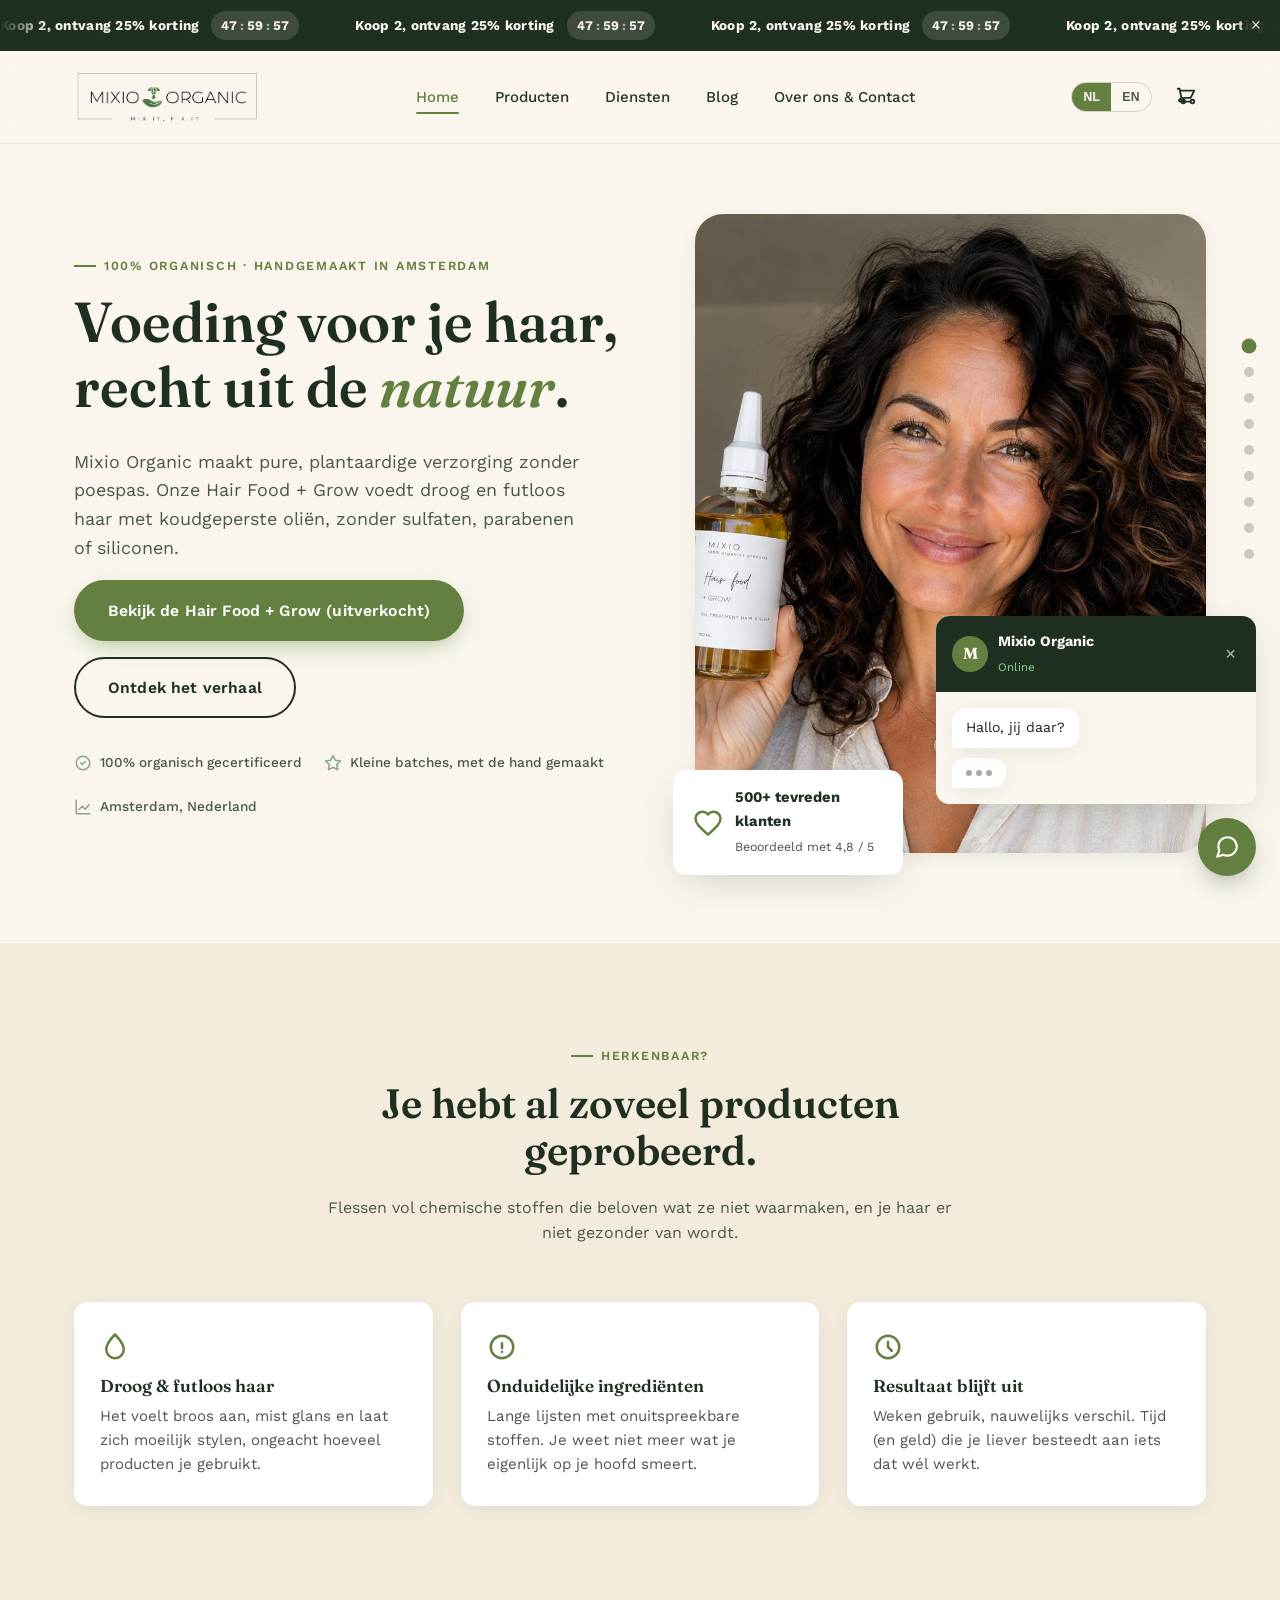
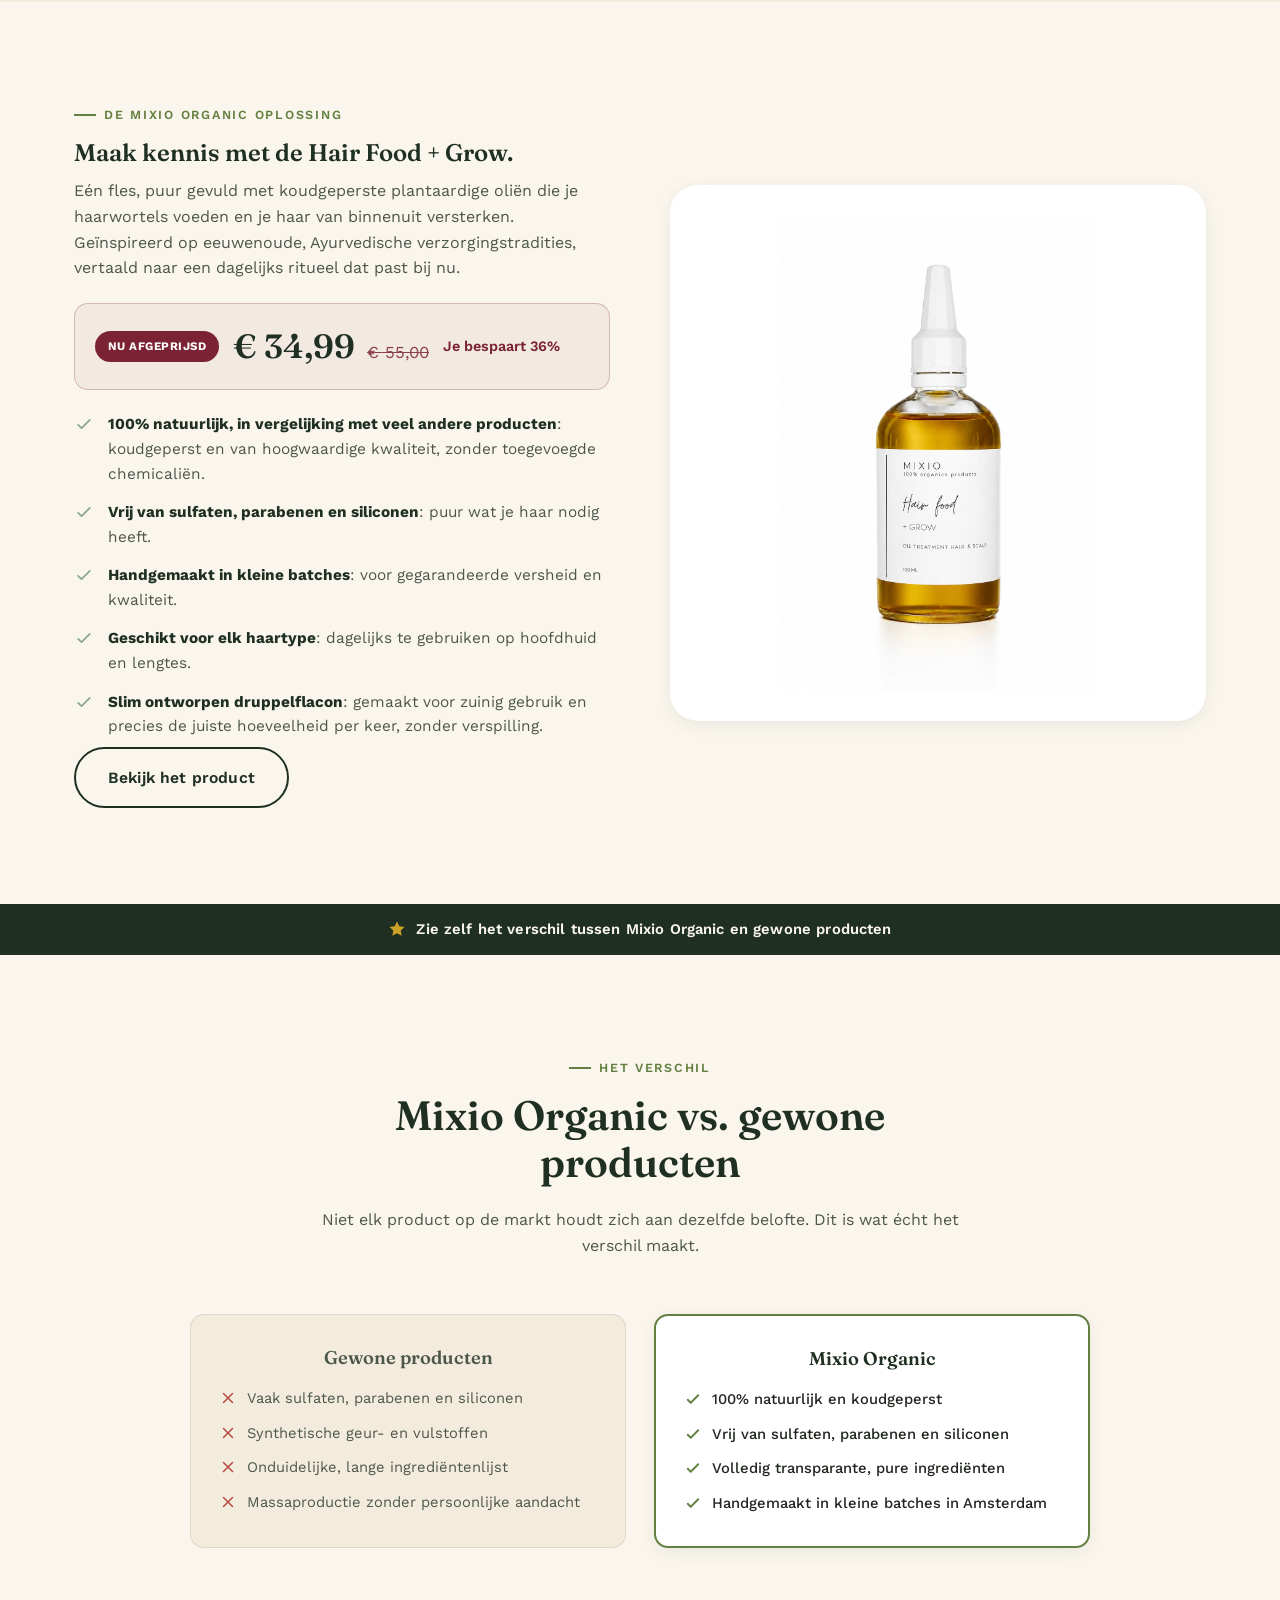
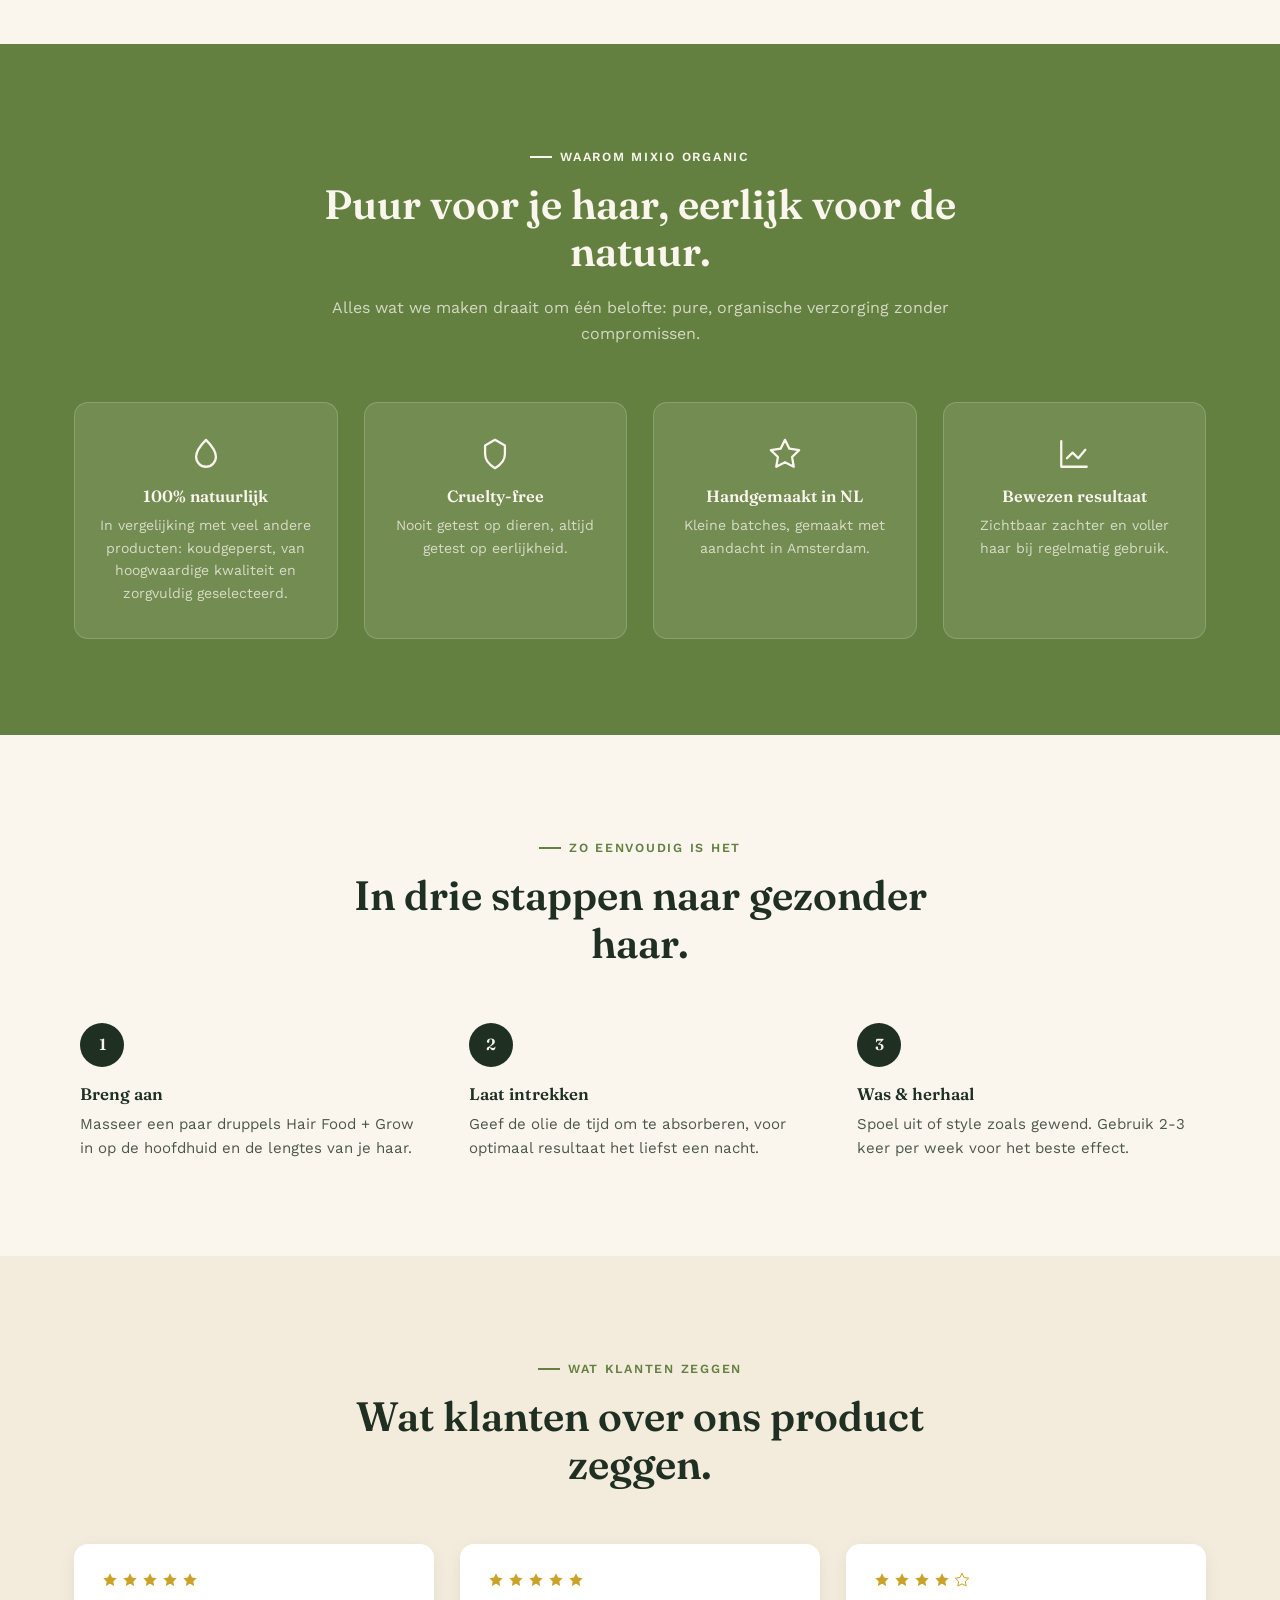
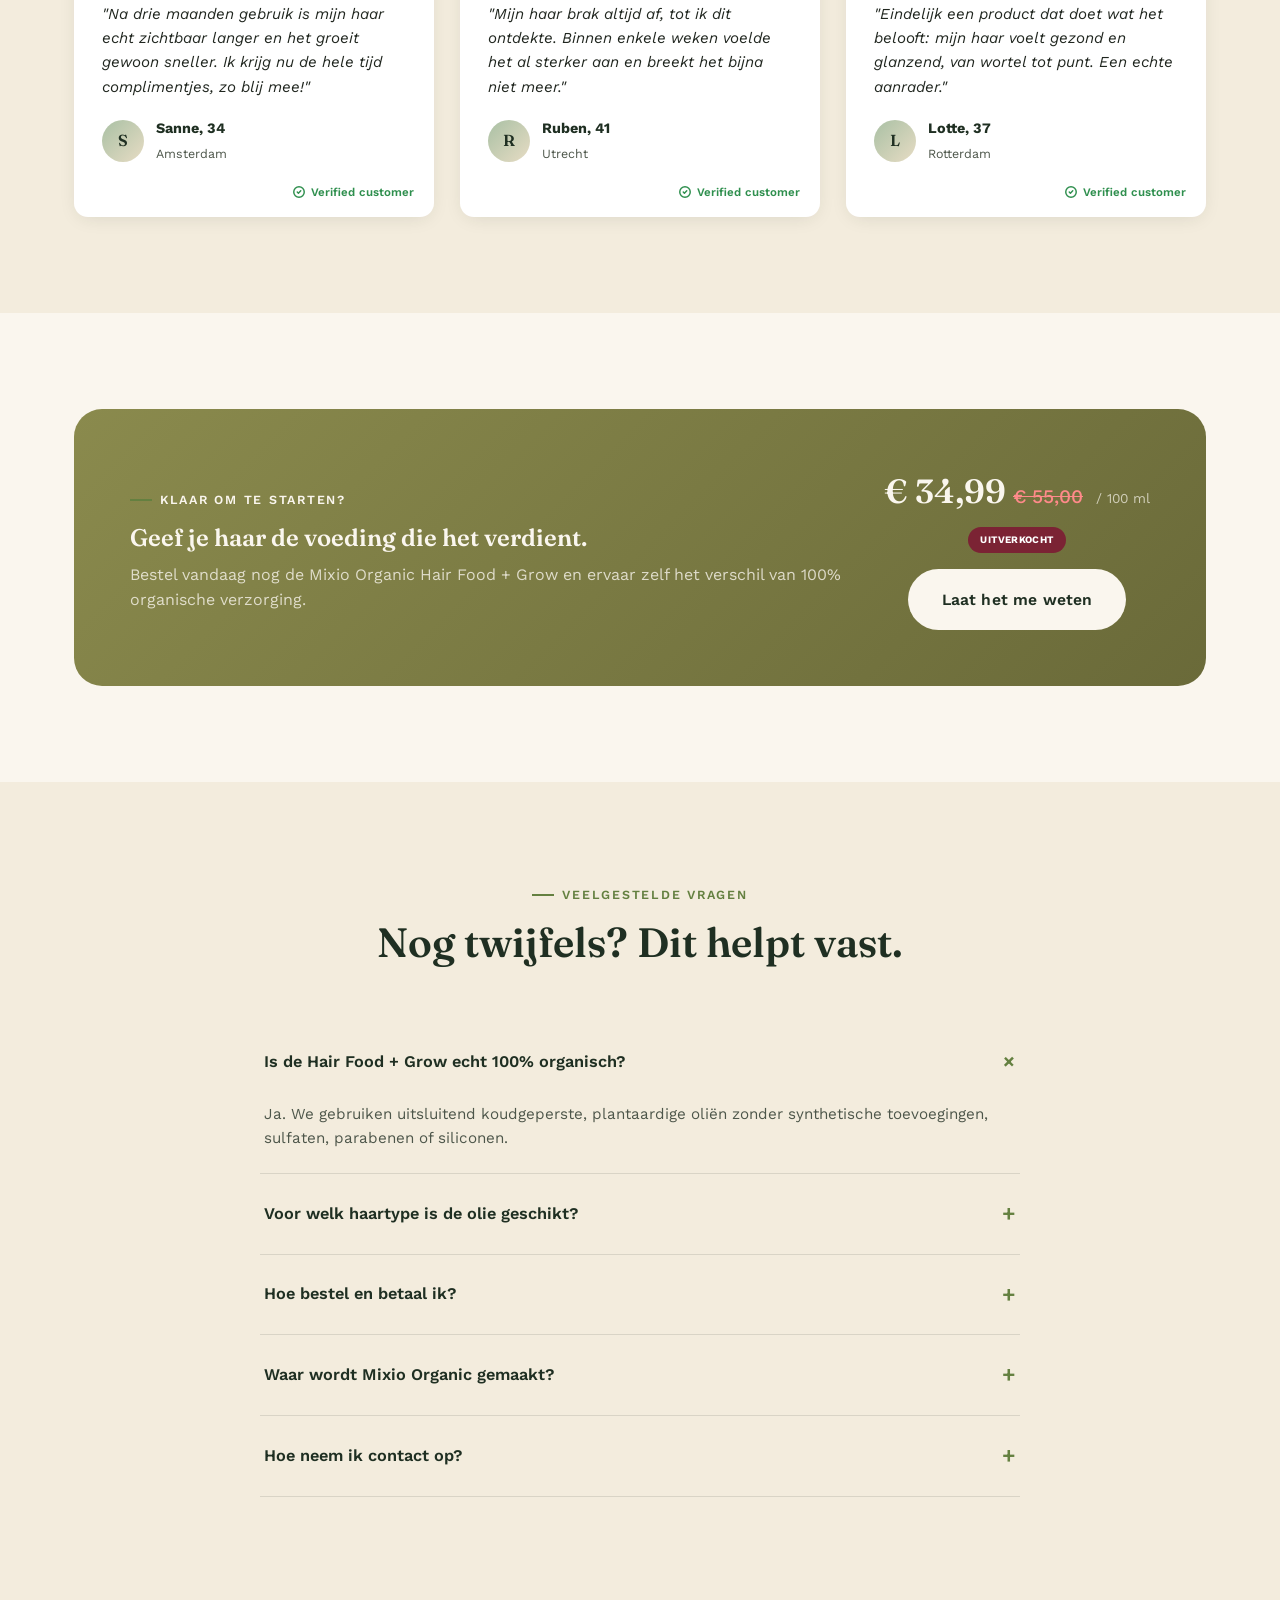
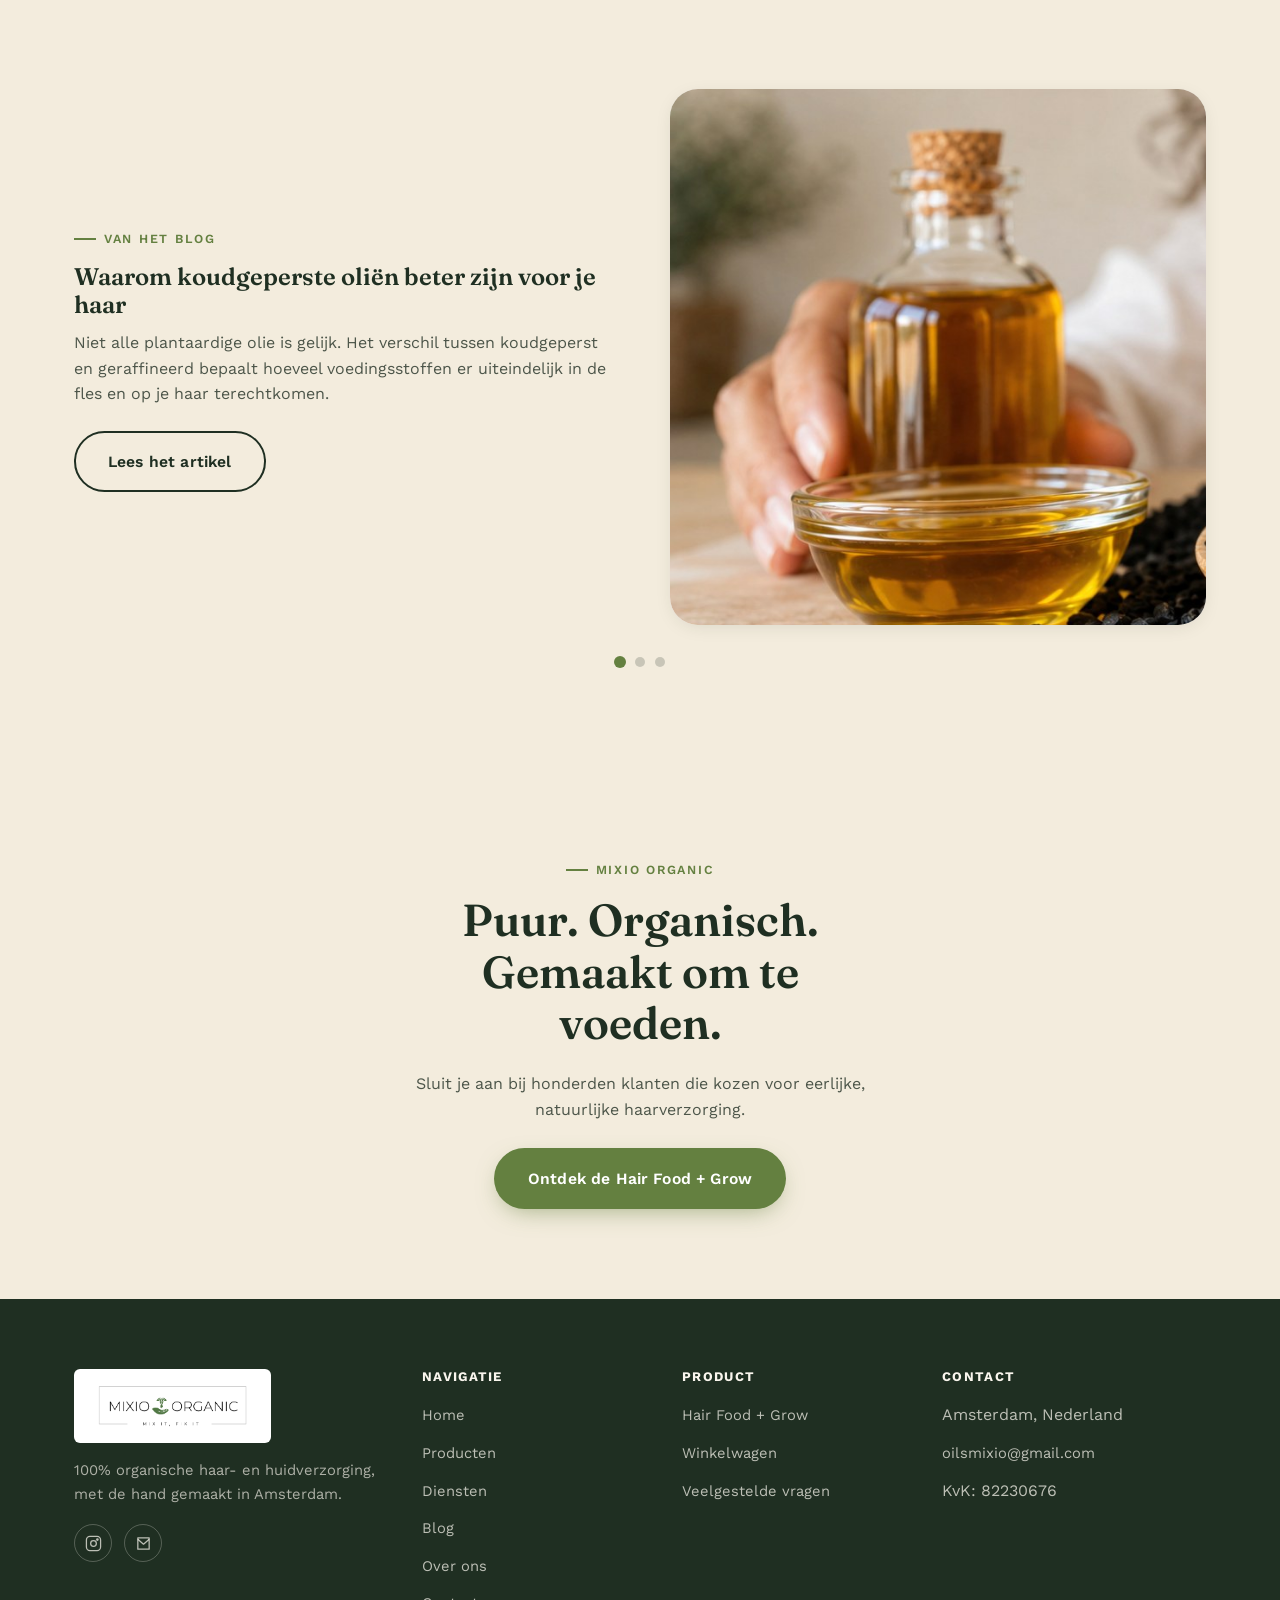
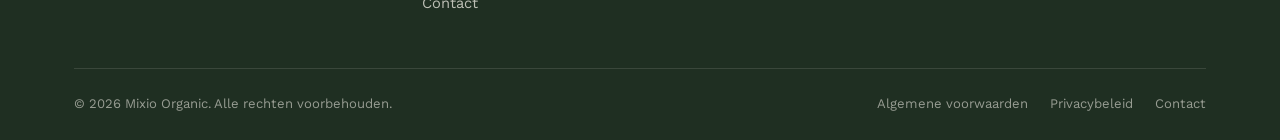
<file: index.html>
<!DOCTYPE html>
<html lang="nl" data-title-en="Mixio Organic | 100% Organic Hair Food + Grow" data-desc-en="Mixio Organic makes 100% organic hair and skin care, handmade in Amsterdam. Discover the Hair Food + Grow, an oil treatment for dry, lifeless hair.">
<head>
<meta charset="UTF-8">
<meta name="viewport" content="width=device-width, initial-scale=1.0">
<title>Mixio Organic | 100% Organische Hair Food + Grow</title>
<meta name="description" content="Mixio Organic maakt 100% organische haar- en huidverzorging, met de hand samengesteld in Amsterdam. Ontdek de Hair Food + Grow, een oil treatment voor droog, futloos haar.">
<link rel="icon" type="image/png" sizes="32x32" href="assets/img/favicon-32.png">
<link rel="apple-touch-icon" sizes="180x180" href="assets/img/favicon-180.png">
<link rel="stylesheet" href="css/style.css">
<script type="application/ld+json">
{
  "@context": "https://schema.org",
  "@type": "HairSalon",
  "name": "Mixio Organic",
  "image": "https://www.mixioorganic.nl/assets/img/logo-horizontal.png",
  "url": "https://www.mixioorganic.nl/",
  "email": "oilsmixio@gmail.com",
  "description": "Mixio Organic maakt 100% organische haar- en huidverzorging en biedt salonbehandelingen (Scalp Treatment, Head Spa, Natuurlijk Verven) in Amsterdam.",
  "address": {
    "@type": "PostalAddress",
    "streetAddress": "Bilderdijkstraat 88",
    "postalCode": "1053 KX",
    "addressLocality": "Amsterdam",
    "addressCountry": "NL"
  },
  "sameAs": ["https://www.instagram.com/mixioorganic?igsi=bHpkOWozNjJlZ3Fl&utm_source=qr"],
  "priceRange": "€€"
}
</script>
</head>
<body>

<!-- ===================== PROMO BANNER ===================== -->
<div class="promo-banner" id="promoBanner">
  <div class="promo-marquee">
    <div class="promo-marquee-track">
      <div class="promo-marquee-group">
        <a href="producten.html" class="promo-banner-link">
          <span class="promo-banner-text" data-en="Buy 2, get 25% off">Koop 2, ontvang 25% korting</span>
          <span class="promo-banner-timer" aria-live="polite"><span class="promo-hours">48</span><span class="sep">:</span><span class="promo-minutes">00</span><span class="sep">:</span><span class="promo-seconds">00</span></span>
        </a>
        <a href="producten.html" class="promo-banner-link">
          <span class="promo-banner-text" data-en="Buy 2, get 25% off">Koop 2, ontvang 25% korting</span>
          <span class="promo-banner-timer" aria-live="polite"><span class="promo-hours">48</span><span class="sep">:</span><span class="promo-minutes">00</span><span class="sep">:</span><span class="promo-seconds">00</span></span>
        </a>
        <a href="producten.html" class="promo-banner-link">
          <span class="promo-banner-text" data-en="Buy 2, get 25% off">Koop 2, ontvang 25% korting</span>
          <span class="promo-banner-timer" aria-live="polite"><span class="promo-hours">48</span><span class="sep">:</span><span class="promo-minutes">00</span><span class="sep">:</span><span class="promo-seconds">00</span></span>
        </a>
        <a href="producten.html" class="promo-banner-link">
          <span class="promo-banner-text" data-en="Buy 2, get 25% off">Koop 2, ontvang 25% korting</span>
          <span class="promo-banner-timer" aria-live="polite"><span class="promo-hours">48</span><span class="sep">:</span><span class="promo-minutes">00</span><span class="sep">:</span><span class="promo-seconds">00</span></span>
        </a>
        <a href="producten.html" class="promo-banner-link">
          <span class="promo-banner-text" data-en="Buy 2, get 25% off">Koop 2, ontvang 25% korting</span>
          <span class="promo-banner-timer" aria-live="polite"><span class="promo-hours">48</span><span class="sep">:</span><span class="promo-minutes">00</span><span class="sep">:</span><span class="promo-seconds">00</span></span>
        </a>
        <a href="producten.html" class="promo-banner-link">
          <span class="promo-banner-text" data-en="Buy 2, get 25% off">Koop 2, ontvang 25% korting</span>
          <span class="promo-banner-timer" aria-live="polite"><span class="promo-hours">48</span><span class="sep">:</span><span class="promo-minutes">00</span><span class="sep">:</span><span class="promo-seconds">00</span></span>
        </a>
      </div>
      <div class="promo-marquee-group" aria-hidden="true">
        <a href="producten.html" class="promo-banner-link" tabindex="-1">
          <span class="promo-banner-text" data-en="Buy 2, get 25% off">Koop 2, ontvang 25% korting</span>
          <span class="promo-banner-timer"><span class="promo-hours">48</span><span class="sep">:</span><span class="promo-minutes">00</span><span class="sep">:</span><span class="promo-seconds">00</span></span>
        </a>
        <a href="producten.html" class="promo-banner-link" tabindex="-1">
          <span class="promo-banner-text" data-en="Buy 2, get 25% off">Koop 2, ontvang 25% korting</span>
          <span class="promo-banner-timer"><span class="promo-hours">48</span><span class="sep">:</span><span class="promo-minutes">00</span><span class="sep">:</span><span class="promo-seconds">00</span></span>
        </a>
        <a href="producten.html" class="promo-banner-link" tabindex="-1">
          <span class="promo-banner-text" data-en="Buy 2, get 25% off">Koop 2, ontvang 25% korting</span>
          <span class="promo-banner-timer"><span class="promo-hours">48</span><span class="sep">:</span><span class="promo-minutes">00</span><span class="sep">:</span><span class="promo-seconds">00</span></span>
        </a>
        <a href="producten.html" class="promo-banner-link" tabindex="-1">
          <span class="promo-banner-text" data-en="Buy 2, get 25% off">Koop 2, ontvang 25% korting</span>
          <span class="promo-banner-timer"><span class="promo-hours">48</span><span class="sep">:</span><span class="promo-minutes">00</span><span class="sep">:</span><span class="promo-seconds">00</span></span>
        </a>
        <a href="producten.html" class="promo-banner-link" tabindex="-1">
          <span class="promo-banner-text" data-en="Buy 2, get 25% off">Koop 2, ontvang 25% korting</span>
          <span class="promo-banner-timer"><span class="promo-hours">48</span><span class="sep">:</span><span class="promo-minutes">00</span><span class="sep">:</span><span class="promo-seconds">00</span></span>
        </a>
        <a href="producten.html" class="promo-banner-link" tabindex="-1">
          <span class="promo-banner-text" data-en="Buy 2, get 25% off">Koop 2, ontvang 25% korting</span>
          <span class="promo-banner-timer"><span class="promo-hours">48</span><span class="sep">:</span><span class="promo-minutes">00</span><span class="sep">:</span><span class="promo-seconds">00</span></span>
        </a>
      </div>
    </div>
  </div>
  <button class="promo-banner-close" id="promoBannerClose" aria-label="Sluiten">×</button>
</div>

<!-- ===================== HEADER ===================== -->
<header class="site-header">
  <nav class="nav container">
    <a href="index.html" class="logo"><img src="assets/img/logo-horizontal.png" alt="Mixio Organic" class="logo-img"></a>
    <ul class="nav-links" id="navLinks">
      <li><a href="index.html" class="active" data-en="Home">Home</a></li>
      <li><a href="producten.html" data-en="Products">Producten</a></li>
      <li><a href="diensten.html" data-en="Services">Diensten</a></li>
      <li><a href="blog" data-en="Blog">Blog</a></li>
      <li><a href="contact.html" data-en="About &amp; Contact">Over ons &amp; Contact</a></li>
    </ul>
    <div class="nav-cta">
      <div class="lang-switch" role="group" aria-label="Taal / Language">
        <button type="button" data-lang="nl">NL</button>
        <button type="button" data-lang="en">EN</button>
      </div>
      <a href="cart.html" class="cart-link" aria-label="Winkelwagen">
        <svg viewBox="0 0 24 24" fill="none" stroke="currentColor" stroke-width="2"><path stroke-linecap="round" stroke-linejoin="round" d="M3 3h2l.4 2M7 13h10l4-8H5.4M7 13L5.4 5M7 13l-2.293 2.293c-.63.63-.184 1.707.707 1.707H17m-10 0a2 2 0 104 0 2 2 0 00-4 0zm10 0a2 2 0 104 0 2 2 0 00-4 0z"/></svg>
        <span class="cart-badge" id="cartBadge" hidden>0</span>
      </a>
      <button class="nav-toggle" id="navToggle" aria-label="Menu" aria-expanded="false">
        <span></span><span></span><span></span>
      </button>
    </div>
  </nav>
</header>

<!-- ===================== FUNNEL PROGRESS RAIL ===================== -->
<div class="funnel-rail" aria-hidden="true">
  <button data-target="hero" class="active" title="Start"></button>
  <button data-target="herkenning" title="Herkenning"></button>
  <button data-target="oplossing" title="Oplossing"></button>
  <button data-target="vergelijking" title="Vergelijking"></button>
  <button data-target="voordelen" title="Voordelen"></button>
  <button data-target="werkwijze" title="Werkwijze"></button>
  <button data-target="reviews" title="Reviews"></button>
  <button data-target="bestellen" title="Bestellen"></button>
  <button data-target="faq" title="FAQ"></button>
</div>

<main>

  <!-- ===================== 1. HERO ===================== -->
  <section class="hero" id="hero">
    <div class="container">
      <div class="hero-text reveal in">
        <span class="eyebrow" data-en="100% Organic · Handmade in Amsterdam">100% Organisch · Handgemaakt in Amsterdam</span>
        <h1 data-en="Nourishment for your hair,<br>straight from <em>nature</em>.">Voeding voor je haar,<br>recht uit de <em>natuur</em>.</h1>
        <p class="lead" data-en="Mixio Organic makes pure, plant-based care without the fuss. Our Hair Food + Grow nourishes dry, lifeless hair with cold-pressed oils, free from sulfates, parabens and silicones.">Mixio Organic maakt pure, plantaardige verzorging zonder poespas. Onze Hair Food + Grow voedt droog en futloos haar met koudgeperste oliën, zonder sulfaten, parabenen of siliconen.</p>
        <div class="hero-actions">
          <a href="producten.html#bestellen" class="btn btn-primary" data-en="View the Hair Food + Grow (sold out)">Bekijk de Hair Food + Grow (uitverkocht)</a>
          <a href="#oplossing" class="btn btn-outline" data-en="Discover the story">Ontdek het verhaal</a>
        </div>
        <div class="trust-row">
          <span class="badge">
            <svg viewBox="0 0 24 24" fill="none" stroke="currentColor" stroke-width="2"><path stroke-linecap="round" stroke-linejoin="round" d="M9 12l2 2 4-4m6 2a9 9 0 11-18 0 9 9 0 0118 0z"/></svg>
            <span data-en="100% certified organic">100% organisch gecertificeerd</span>
          </span>
          <span class="badge">
            <svg viewBox="0 0 24 24" fill="none" stroke="currentColor" stroke-width="2"><path stroke-linecap="round" stroke-linejoin="round" d="M12 2l3.09 6.26L22 9.27l-5 4.87L18.18 21 12 17.77 5.82 21 7 14.14 2 9.27l6.91-1.01L12 2z"/></svg>
            <span data-en="Small batches, handmade">Kleine batches, met de hand gemaakt</span>
          </span>
          <span class="badge">
            <svg viewBox="0 0 24 24" fill="none" stroke="currentColor" stroke-width="2"><path stroke-linecap="round" stroke-linejoin="round" d="M3 3v18h18M7 15l4-4 4 4 5-6"/></svg>
            <span data-en="Amsterdam, Netherlands">Amsterdam, Nederland</span>
          </span>
        </div>
      </div>
      <div class="hero-visual reveal in">
        <div class="img-placeholder is-photo is-lifestyle">
          <img src="assets/img/hero-lifestyle.jpg" alt="Vrouw met gezond, glanzend krullend haar houdt de Mixio Organic Hair Food + Grow vast">
        </div>
        <div class="float-card">
          <svg viewBox="0 0 24 24" fill="none" stroke="currentColor" stroke-width="2"><path stroke-linecap="round" stroke-linejoin="round" d="M12 21.35l-1.45-1.32C5.4 15.36 2 12.28 2 8.5 2 5.42 4.42 3 7.5 3c1.74 0 3.41.81 4.5 2.09C13.09 3.81 14.76 3 16.5 3 19.58 3 22 5.42 22 8.5c0 3.78-3.4 6.86-8.55 11.54L12 21.35z"/></svg>
          <div>
            <strong data-en="500+ happy customers">500+ tevreden klanten</strong>
            <span data-en="Rated 4.8 / 5">Beoordeeld met 4,8 / 5</span>
          </div>
        </div>
      </div>
    </div>
  </section>

  <!-- ===================== 2. HERKENNING (pain points) ===================== -->
  <section class="section section-cream2" id="herkenning">
    <div class="container">
      <div class="section-header reveal">
        <span class="eyebrow" data-en="Sound familiar?">Herkenbaar?</span>
        <h2 data-en="You've already tried so many products.">Je hebt al zoveel producten geprobeerd.</h2>
        <p data-en="Bottles full of chemicals that promise what they don't deliver, without making your hair any healthier.">Flessen vol chemische stoffen die beloven wat ze niet waarmaken, en je haar er niet gezonder van wordt.</p>
      </div>
      <div class="pain-grid">
        <div class="pain-card reveal">
          <svg viewBox="0 0 24 24" fill="none" stroke="currentColor" stroke-width="2"><path stroke-linecap="round" stroke-linejoin="round" d="M12 2C8 6 5 10.5 5 14a7 7 0 0014 0c0-3.5-3-8-7-12z"/></svg>
          <h3 data-en="Dry &amp; lifeless hair">Droog &amp; futloos haar</h3>
          <p data-en="It feels brittle, lacks shine and is hard to style, no matter how many products you use.">Het voelt broos aan, mist glans en laat zich moeilijk stylen, ongeacht hoeveel producten je gebruikt.</p>
        </div>
        <div class="pain-card reveal">
          <svg viewBox="0 0 24 24" fill="none" stroke="currentColor" stroke-width="2"><path stroke-linecap="round" stroke-linejoin="round" d="M12 9v3.75m9-.75a9 9 0 11-18 0 9 9 0 0118 0zM12 15.75h.007"/></svg>
          <h3 data-en="Unclear ingredients">Onduidelijke ingrediënten</h3>
          <p data-en="Long lists of unpronounceable substances. You no longer know what you're actually putting on your head.">Lange lijsten met onuitspreekbare stoffen. Je weet niet meer wat je eigenlijk op je hoofd smeert.</p>
        </div>
        <div class="pain-card reveal">
          <svg viewBox="0 0 24 24" fill="none" stroke="currentColor" stroke-width="2"><path stroke-linecap="round" stroke-linejoin="round" d="M12 8v4l3 3m6-3a9 9 0 11-18 0 9 9 0 0118 0z"/></svg>
          <h3 data-en="No results">Resultaat blijft uit</h3>
          <p data-en="Weeks of use, barely any difference. Time (and money) better spent on something that actually works.">Weken gebruik, nauwelijks verschil. Tijd (en geld) die je liever besteedt aan iets dat wél werkt.</p>
        </div>
      </div>
    </div>
  </section>

  <!-- ===================== 3. OPLOSSING (product intro) ===================== -->
  <section class="section" id="oplossing">
    <div class="container split">
      <div class="split-text reveal">
        <span class="eyebrow" data-en="The Mixio Organic solution">De Mixio Organic oplossing</span>
        <h2 data-en="Meet the Hair Food + Grow.">Maak kennis met de Hair Food + Grow.</h2>
        <p data-en="One bottle, purely filled with cold-pressed plant oils that nourish your hair roots and strengthen your hair from within. Inspired by centuries-old Ayurvedic care traditions, translated into a daily ritual that fits today.">Eén fles, puur gevuld met koudgeperste plantaardige oliën die je haarwortels voeden en je haar van binnenuit versterken. Geïnspireerd op eeuwenoude, Ayurvedische verzorgingstradities, vertaald naar een dagelijks ritueel dat past bij nu.</p>

        <div class="solution-price-callout">
          <span class="solution-sale-badge" data-en="Now on sale">Nu afgeprijsd</span>
          <span class="price-row" style="margin:0;">
            <span class="price-current">€ 34,99</span><span class="price-old">€ 55,00</span>
          </span>
          <span class="solution-save-note" data-en="You save 36%">Je bespaart 36%</span>
        </div>

        <ul class="ingredient-list">
          <li>
            <svg viewBox="0 0 24 24" fill="none" stroke="currentColor" stroke-width="2"><path stroke-linecap="round" stroke-linejoin="round" d="M5 13l4 4L19 7"/></svg>
            <span data-en="&lt;strong&gt;100% natural, compared to many other products&lt;/strong&gt;: cold-pressed and of high quality, without added chemicals."><strong>100% natuurlijk, in vergelijking met veel andere producten</strong>: koudgeperst en van hoogwaardige kwaliteit, zonder toegevoegde chemicaliën.</span>
          </li>
          <li>
            <svg viewBox="0 0 24 24" fill="none" stroke="currentColor" stroke-width="2"><path stroke-linecap="round" stroke-linejoin="round" d="M5 13l4 4L19 7"/></svg>
            <span data-en="&lt;strong&gt;Free from sulfates, parabens and silicones&lt;/strong&gt;: purely what your hair needs."><strong>Vrij van sulfaten, parabenen en siliconen</strong>: puur wat je haar nodig heeft.</span>
          </li>
          <li>
            <svg viewBox="0 0 24 24" fill="none" stroke="currentColor" stroke-width="2"><path stroke-linecap="round" stroke-linejoin="round" d="M5 13l4 4L19 7"/></svg>
            <span data-en="&lt;strong&gt;Handmade in small batches&lt;/strong&gt;: for guaranteed freshness and quality."><strong>Handgemaakt in kleine batches</strong>: voor gegarandeerde versheid en kwaliteit.</span>
          </li>
          <li>
            <svg viewBox="0 0 24 24" fill="none" stroke="currentColor" stroke-width="2"><path stroke-linecap="round" stroke-linejoin="round" d="M5 13l4 4L19 7"/></svg>
            <span data-en="&lt;strong&gt;Suitable for every hair type&lt;/strong&gt;: for daily use on scalp and lengths."><strong>Geschikt voor elk haartype</strong>: dagelijks te gebruiken op hoofdhuid en lengtes.</span>
          </li>
          <li>
            <svg viewBox="0 0 24 24" fill="none" stroke="currentColor" stroke-width="2"><path stroke-linecap="round" stroke-linejoin="round" d="M5 13l4 4L19 7"/></svg>
            <span data-en="&lt;strong&gt;Smartly designed dropper bottle&lt;/strong&gt;: made for economical use and just the right amount every time, without waste."><strong>Slim ontworpen druppelflacon</strong>: gemaakt voor zuinig gebruik en precies de juiste hoeveelheid per keer, zonder verspilling.</span>
          </li>
        </ul>
        <a href="producten.html" class="btn btn-outline" style="margin-top:8px;" data-en="View the product">Bekijk het product</a>
      </div>
      <div class="split-visual reveal">
        <div class="img-placeholder is-photo">
          <img src="assets/img/hair-food-oil.jpg" alt="Mixio Organic Hair Food + Grow flesje">
        </div>
      </div>
    </div>
  </section>

  <!-- ===================== COMPARE BANNER ===================== -->
  <div class="compare-banner">
    <div class="container compare-banner-inner">
      <svg viewBox="0 0 24 24" fill="currentColor"><path d="M12 2l3.09 6.26L22 9.27l-5 4.87L18.18 21 12 17.77 5.82 21 7 14.14 2 9.27l6.91-1.01L12 2z"/></svg>
      <span data-en="See the difference between Mixio Organic and regular products for yourself">Zie zelf het verschil tussen Mixio Organic en gewone producten</span>
    </div>
  </div>

  <!-- ===================== 3B. VERGELIJKING (pro/con) ===================== -->
  <section class="section" id="vergelijking">
    <div class="container">
      <div class="section-header reveal">
        <span class="eyebrow" data-en="The difference">Het verschil</span>
        <h2 data-en="Mixio Organic vs. regular products">Mixio Organic vs. gewone producten</h2>
        <p data-en="Not every product on the market lives up to the same promise. This is what really makes the difference.">Niet elk product op de markt houdt zich aan dezelfde belofte. Dit is wat écht het verschil maakt.</p>
      </div>
      <div class="compare-grid">
        <div class="compare-col compare-cons reveal">
          <h3 data-en="Regular products">Gewone producten</h3>
          <ul>
            <li data-en="&lt;svg viewBox=&quot;0 0 24 24&quot; fill=&quot;none&quot; stroke=&quot;currentColor&quot; stroke-width=&quot;2&quot;&gt;&lt;path stroke-linecap=&quot;round&quot; d=&quot;M18 6L6 18M6 6l12 12&quot;/&gt;&lt;/svg&gt;Often sulfates, parabens and silicones"><svg viewBox="0 0 24 24" fill="none" stroke="currentColor" stroke-width="2"><path stroke-linecap="round" d="M18 6L6 18M6 6l12 12"/></svg>Vaak sulfaten, parabenen en siliconen</li>
            <li data-en="&lt;svg viewBox=&quot;0 0 24 24&quot; fill=&quot;none&quot; stroke=&quot;currentColor&quot; stroke-width=&quot;2&quot;&gt;&lt;path stroke-linecap=&quot;round&quot; d=&quot;M18 6L6 18M6 6l12 12&quot;/&gt;&lt;/svg&gt;Synthetic fragrances and fillers"><svg viewBox="0 0 24 24" fill="none" stroke="currentColor" stroke-width="2"><path stroke-linecap="round" d="M18 6L6 18M6 6l12 12"/></svg>Synthetische geur- en vulstoffen</li>
            <li data-en="&lt;svg viewBox=&quot;0 0 24 24&quot; fill=&quot;none&quot; stroke=&quot;currentColor&quot; stroke-width=&quot;2&quot;&gt;&lt;path stroke-linecap=&quot;round&quot; d=&quot;M18 6L6 18M6 6l12 12&quot;/&gt;&lt;/svg&gt;Unclear, long ingredient list"><svg viewBox="0 0 24 24" fill="none" stroke="currentColor" stroke-width="2"><path stroke-linecap="round" d="M18 6L6 18M6 6l12 12"/></svg>Onduidelijke, lange ingrediëntenlijst</li>
            <li data-en="&lt;svg viewBox=&quot;0 0 24 24&quot; fill=&quot;none&quot; stroke=&quot;currentColor&quot; stroke-width=&quot;2&quot;&gt;&lt;path stroke-linecap=&quot;round&quot; d=&quot;M18 6L6 18M6 6l12 12&quot;/&gt;&lt;/svg&gt;Mass production without personal attention"><svg viewBox="0 0 24 24" fill="none" stroke="currentColor" stroke-width="2"><path stroke-linecap="round" d="M18 6L6 18M6 6l12 12"/></svg>Massaproductie zonder persoonlijke aandacht</li>
          </ul>
        </div>
        <div class="compare-col compare-pros reveal">
          <h3>Mixio Organic</h3>
          <ul>
            <li data-en="&lt;svg viewBox=&quot;0 0 24 24&quot; fill=&quot;none&quot; stroke=&quot;currentColor&quot; stroke-width=&quot;2.5&quot;&gt;&lt;path stroke-linecap=&quot;round&quot; stroke-linejoin=&quot;round&quot; d=&quot;M5 13l4 4L19 7&quot;/&gt;&lt;/svg&gt;100% natural and cold-pressed"><svg viewBox="0 0 24 24" fill="none" stroke="currentColor" stroke-width="2.5"><path stroke-linecap="round" stroke-linejoin="round" d="M5 13l4 4L19 7"/></svg>100% natuurlijk en koudgeperst</li>
            <li data-en="&lt;svg viewBox=&quot;0 0 24 24&quot; fill=&quot;none&quot; stroke=&quot;currentColor&quot; stroke-width=&quot;2.5&quot;&gt;&lt;path stroke-linecap=&quot;round&quot; stroke-linejoin=&quot;round&quot; d=&quot;M5 13l4 4L19 7&quot;/&gt;&lt;/svg&gt;Free from sulfates, parabens and silicones"><svg viewBox="0 0 24 24" fill="none" stroke="currentColor" stroke-width="2.5"><path stroke-linecap="round" stroke-linejoin="round" d="M5 13l4 4L19 7"/></svg>Vrij van sulfaten, parabenen en siliconen</li>
            <li data-en="&lt;svg viewBox=&quot;0 0 24 24&quot; fill=&quot;none&quot; stroke=&quot;currentColor&quot; stroke-width=&quot;2.5&quot;&gt;&lt;path stroke-linecap=&quot;round&quot; stroke-linejoin=&quot;round&quot; d=&quot;M5 13l4 4L19 7&quot;/&gt;&lt;/svg&gt;Fully transparent, pure ingredients"><svg viewBox="0 0 24 24" fill="none" stroke="currentColor" stroke-width="2.5"><path stroke-linecap="round" stroke-linejoin="round" d="M5 13l4 4L19 7"/></svg>Volledig transparante, pure ingrediënten</li>
            <li data-en="&lt;svg viewBox=&quot;0 0 24 24&quot; fill=&quot;none&quot; stroke=&quot;currentColor&quot; stroke-width=&quot;2.5&quot;&gt;&lt;path stroke-linecap=&quot;round&quot; stroke-linejoin=&quot;round&quot; d=&quot;M5 13l4 4L19 7&quot;/&gt;&lt;/svg&gt;Handmade in small batches in Amsterdam"><svg viewBox="0 0 24 24" fill="none" stroke="currentColor" stroke-width="2.5"><path stroke-linecap="round" stroke-linejoin="round" d="M5 13l4 4L19 7"/></svg>Handgemaakt in kleine batches in Amsterdam</li>
          </ul>
        </div>
      </div>
    </div>
  </section>

  <!-- ===================== 4. VOORDELEN / USP (dark) ===================== -->
  <section class="section section-alt" id="voordelen">
    <div class="container">
      <div class="section-header reveal">
        <span class="eyebrow" data-en="Why Mixio Organic">Waarom Mixio Organic</span>
        <h2 data-en="Pure for your hair, fair to nature.">Puur voor je haar, eerlijk voor de natuur.</h2>
        <p data-en="Everything we make revolves around one promise: pure, organic care without compromise.">Alles wat we maken draait om één belofte: pure, organische verzorging zonder compromissen.</p>
      </div>
      <div class="usp-grid">
        <div class="usp-card reveal">
          <svg viewBox="0 0 24 24" fill="none" stroke="currentColor" stroke-width="1.6"><path stroke-linecap="round" stroke-linejoin="round" d="M12 2C8 6 5 10.5 5 14a7 7 0 0014 0c0-3.5-3-8-7-12z"/></svg>
          <h3 data-en="100% natural">100% natuurlijk</h3>
          <p data-en="Compared to many other products: cold-pressed, high quality and carefully selected.">In vergelijking met veel andere producten: koudgeperst, van hoogwaardige kwaliteit en zorgvuldig geselecteerd.</p>
        </div>
        <div class="usp-card reveal">
          <svg viewBox="0 0 24 24" fill="none" stroke="currentColor" stroke-width="1.6"><path stroke-linecap="round" stroke-linejoin="round" d="M12 2l7 4v6c0 5-3.4 7.9-7 10-3.6-2.1-7-5-7-10V6l7-4z"/></svg>
          <h3>Cruelty-free</h3>
          <p data-en="Never tested on animals, always tested for honesty.">Nooit getest op dieren, altijd getest op eerlijkheid.</p>
        </div>
        <div class="usp-card reveal">
          <svg viewBox="0 0 24 24" fill="none" stroke="currentColor" stroke-width="1.6"><path stroke-linecap="round" stroke-linejoin="round" d="M12 2l3.09 6.26L22 9.27l-5 4.87L18.18 21 12 17.77 5.82 21 7 14.14 2 9.27l6.91-1.01L12 2z"/></svg>
          <h3 data-en="Handmade in NL">Handgemaakt in NL</h3>
          <p data-en="Small batches, made with care in Amsterdam.">Kleine batches, gemaakt met aandacht in Amsterdam.</p>
        </div>
        <div class="usp-card reveal">
          <svg viewBox="0 0 24 24" fill="none" stroke="currentColor" stroke-width="1.6"><path stroke-linecap="round" stroke-linejoin="round" d="M3 3v18h18M7 15l4-4 4 4 5-6"/></svg>
          <h3 data-en="Proven results">Bewezen resultaat</h3>
          <p data-en="Visibly softer, fuller hair with regular use.">Zichtbaar zachter en voller haar bij regelmatig gebruik.</p>
        </div>
      </div>
    </div>
  </section>

  <!-- ===================== 5. WERKWIJZE (hoe het werkt) ===================== -->
  <section class="section" id="werkwijze">
    <div class="container">
      <div class="section-header reveal">
        <span class="eyebrow" data-en="It's this simple">Zo eenvoudig is het</span>
        <h2 data-en="Three steps to healthier hair.">In drie stappen naar gezonder haar.</h2>
      </div>
      <div class="steps">
        <div class="step reveal">
          <h3 data-en="Apply">Breng aan</h3>
          <p data-en="Massage a few drops of Hair Food + Grow into your scalp and hair lengths.">Masseer een paar druppels Hair Food + Grow in op de hoofdhuid en de lengtes van je haar.</p>
        </div>
        <div class="step reveal">
          <h3 data-en="Let it soak in">Laat intrekken</h3>
          <p data-en="Give the oil time to absorb, ideally overnight, for optimal results.">Geef de olie de tijd om te absorberen, voor optimaal resultaat het liefst een nacht.</p>
        </div>
        <div class="step reveal">
          <h3 data-en="Wash &amp; repeat">Was &amp; herhaal</h3>
          <p data-en="Rinse out or style as usual. Use 2-3 times a week for the best effect.">Spoel uit of style zoals gewend. Gebruik 2-3 keer per week voor het beste effect.</p>
        </div>
      </div>
    </div>
  </section>

  <!-- ===================== 6. REVIEWS / social proof ===================== -->
  <section class="section section-cream2" id="reviews">
    <div class="container">
      <div class="section-header reveal">
        <span class="eyebrow" data-en="What customers say">Wat klanten zeggen</span>
        <h2 data-en="What customers say about our product.">Wat klanten over ons product zeggen.</h2>
      </div>
      <div class="testi-grid">
        <div class="testi-card reveal">
          <div class="stars">
            <svg viewBox="0 0 24 24" fill="currentColor"><path d="M12 2l3.09 6.26L22 9.27l-5 4.87L18.18 21 12 17.77 5.82 21 7 14.14 2 9.27l6.91-1.01L12 2z"/></svg>
            <svg viewBox="0 0 24 24" fill="currentColor"><path d="M12 2l3.09 6.26L22 9.27l-5 4.87L18.18 21 12 17.77 5.82 21 7 14.14 2 9.27l6.91-1.01L12 2z"/></svg>
            <svg viewBox="0 0 24 24" fill="currentColor"><path d="M12 2l3.09 6.26L22 9.27l-5 4.87L18.18 21 12 17.77 5.82 21 7 14.14 2 9.27l6.91-1.01L12 2z"/></svg>
            <svg viewBox="0 0 24 24" fill="currentColor"><path d="M12 2l3.09 6.26L22 9.27l-5 4.87L18.18 21 12 17.77 5.82 21 7 14.14 2 9.27l6.91-1.01L12 2z"/></svg>
            <svg viewBox="0 0 24 24" fill="currentColor"><path d="M12 2l3.09 6.26L22 9.27l-5 4.87L18.18 21 12 17.77 5.82 21 7 14.14 2 9.27l6.91-1.01L12 2z"/></svg>
          </div>
          <p data-en="&quot;After three months of use my hair is visibly longer and just grows faster. I get compliments all the time now, so happy with it!&quot;">"Na drie maanden gebruik is mijn haar echt zichtbaar langer en het groeit gewoon sneller. Ik krijg nu de hele tijd complimentjes, zo blij mee!"</p>
          <div class="testi-author">
            <div class="testi-avatar">S</div>
            <div><strong>Sanne, 34</strong><span>Amsterdam</span></div>
          </div>
          <span class="verified-badge">
            <svg viewBox="0 0 24 24" fill="none" stroke="currentColor" stroke-width="2.5"><path stroke-linecap="round" stroke-linejoin="round" d="M9 12l2 2 4-4m6 2a9 9 0 11-18 0 9 9 0 0118 0z"/></svg>
            Verified customer
          </span>
        </div>
        <div class="testi-card reveal">
          <div class="stars">
            <svg viewBox="0 0 24 24" fill="currentColor"><path d="M12 2l3.09 6.26L22 9.27l-5 4.87L18.18 21 12 17.77 5.82 21 7 14.14 2 9.27l6.91-1.01L12 2z"/></svg>
            <svg viewBox="0 0 24 24" fill="currentColor"><path d="M12 2l3.09 6.26L22 9.27l-5 4.87L18.18 21 12 17.77 5.82 21 7 14.14 2 9.27l6.91-1.01L12 2z"/></svg>
            <svg viewBox="0 0 24 24" fill="currentColor"><path d="M12 2l3.09 6.26L22 9.27l-5 4.87L18.18 21 12 17.77 5.82 21 7 14.14 2 9.27l6.91-1.01L12 2z"/></svg>
            <svg viewBox="0 0 24 24" fill="currentColor"><path d="M12 2l3.09 6.26L22 9.27l-5 4.87L18.18 21 12 17.77 5.82 21 7 14.14 2 9.27l6.91-1.01L12 2z"/></svg>
            <svg viewBox="0 0 24 24" fill="currentColor"><path d="M12 2l3.09 6.26L22 9.27l-5 4.87L18.18 21 12 17.77 5.82 21 7 14.14 2 9.27l6.91-1.01L12 2z"/></svg>
          </div>
          <p data-en="&quot;My hair used to break all the time, until I discovered this. Within a few weeks it already felt stronger and barely breaks anymore.&quot;">"Mijn haar brak altijd af, tot ik dit ontdekte. Binnen enkele weken voelde het al sterker aan en breekt het bijna niet meer."</p>
          <div class="testi-author">
            <div class="testi-avatar">R</div>
            <div><strong>Ruben, 41</strong><span>Utrecht</span></div>
          </div>
          <span class="verified-badge">
            <svg viewBox="0 0 24 24" fill="none" stroke="currentColor" stroke-width="2.5"><path stroke-linecap="round" stroke-linejoin="round" d="M9 12l2 2 4-4m6 2a9 9 0 11-18 0 9 9 0 0118 0z"/></svg>
            Verified customer
          </span>
        </div>
        <div class="testi-card reveal">
          <div class="stars">
            <svg viewBox="0 0 24 24" fill="currentColor"><path d="M12 2l3.09 6.26L22 9.27l-5 4.87L18.18 21 12 17.77 5.82 21 7 14.14 2 9.27l6.91-1.01L12 2z"/></svg>
            <svg viewBox="0 0 24 24" fill="currentColor"><path d="M12 2l3.09 6.26L22 9.27l-5 4.87L18.18 21 12 17.77 5.82 21 7 14.14 2 9.27l6.91-1.01L12 2z"/></svg>
            <svg viewBox="0 0 24 24" fill="currentColor"><path d="M12 2l3.09 6.26L22 9.27l-5 4.87L18.18 21 12 17.77 5.82 21 7 14.14 2 9.27l6.91-1.01L12 2z"/></svg>
            <svg viewBox="0 0 24 24" fill="currentColor"><path d="M12 2l3.09 6.26L22 9.27l-5 4.87L18.18 21 12 17.77 5.82 21 7 14.14 2 9.27l6.91-1.01L12 2z"/></svg>
            <svg viewBox="0 0 24 24" fill="none" stroke="currentColor" stroke-width="1.5"><path d="M12 2l3.09 6.26L22 9.27l-5 4.87L18.18 21 12 17.77 5.82 21 7 14.14 2 9.27l6.91-1.01L12 2z"/></svg>
          </div>
          <p data-en="&quot;Finally a product that does what it promises: my hair feels healthy and shiny, from root to tip. A real must-have.&quot;">"Eindelijk een product dat doet wat het belooft: mijn haar voelt gezond en glanzend, van wortel tot punt. Een echte aanrader."</p>
          <div class="testi-author">
            <div class="testi-avatar">L</div>
            <div><strong>Lotte, 37</strong><span>Rotterdam</span></div>
          </div>
          <span class="verified-badge">
            <svg viewBox="0 0 24 24" fill="none" stroke="currentColor" stroke-width="2.5"><path stroke-linecap="round" stroke-linejoin="round" d="M9 12l2 2 4-4m6 2a9 9 0 11-18 0 9 9 0 0118 0z"/></svg>
            Verified customer
          </span>
        </div>
      </div>
    </div>
  </section>

  <!-- ===================== 7. BESTELLEN (funnel close / product CTA) ===================== -->
  <section class="section" id="bestellen">
    <div class="container">
      <div class="product-cta reveal">
        <div>
          <span class="eyebrow" style="color:var(--cream-100);" data-en="Ready to start?">Klaar om te starten?</span>
          <h2 data-en="Give your hair the nourishment it deserves.">Geef je haar de voeding die het verdient.</h2>
          <p data-en="Order the Mixio Organic Hair Food + Grow today and experience the difference of 100% organic care for yourself.">Bestel vandaag nog de Mixio Organic Hair Food + Grow en ervaar zelf het verschil van 100% organische verzorging.</p>
        </div>
        <div class="text-center">
          <div class="price-tag">€ 34,99 <span class="price-old">€ 55,00</span> <small>/ 100 ml</small></div>
          <span class="sold-out-badge" style="display:block;width:fit-content;margin:8px auto 0;" data-en="Sold out">Uitverkocht</span>
          <a href="producten.html#bestellen" class="btn btn-light" style="margin-top:16px;" data-en="Notify me when back in stock">Laat het me weten</a>
        </div>
      </div>
    </div>
  </section>

  <!-- ===================== 8. FAQ ===================== -->
  <section class="section section-cream2" id="faq">
    <div class="container">
      <div class="section-header reveal">
        <span class="eyebrow" data-en="Frequently asked questions">Veelgestelde vragen</span>
        <h2 data-en="Still unsure? This should help.">Nog twijfels? Dit helpt vast.</h2>
      </div>
      <div class="faq reveal">
        <details class="faq-item" open>
          <summary data-en="Is the Hair Food + Grow really 100% organic?">Is de Hair Food + Grow echt 100% organisch?</summary>
          <p data-en="Yes. We only use cold-pressed, plant-based oils without synthetic additives, sulfates, parabens or silicones.">Ja. We gebruiken uitsluitend koudgeperste, plantaardige oliën zonder synthetische toevoegingen, sulfaten, parabenen of siliconen.</p>
        </details>
        <details class="faq-item">
          <summary data-en="Which hair type is the oil suitable for?">Voor welk haartype is de olie geschikt?</summary>
          <p data-en="The Hair Food + Grow is suitable for all hair types and works on both the scalp and the lengths and ends.">De Hair Food + Grow is geschikt voor alle haartypes en werkt zowel op de hoofdhuid als op de lengtes en punten.</p>
        </details>
        <details class="faq-item">
          <summary data-en="How do I order and pay?">Hoe bestel en betaal ik?</summary>
          <p data-en="Choose your preferred option on the product page and click &quot;Order now&quot;. You can pay securely online via Mollie.">Kies je gewenste variant op de productpagina en klik op "Bestel nu". Betalen kan straks veilig online via Mollie; tot die tijd bevestigen we je bestelling persoonlijk per e-mail.</p>
        </details>
        <details class="faq-item">
          <summary data-en="Where is Mixio Organic made?">Waar wordt Mixio Organic gemaakt?</summary>
          <p data-en="All our products are handmade in small batches from Amsterdam, the Netherlands.">Al onze producten worden in kleine batches met de hand samengesteld vanuit Amsterdam, Nederland.</p>
        </details>
        <details class="faq-item">
          <summary data-en="How do I get in touch?">Hoe neem ik contact op?</summary>
          <p data-en="You can email us at &lt;a href=&quot;mailto:oilsmixio@gmail.com&quot;&gt;oilsmixio@gmail.com&lt;/a&gt; or send a message via the &lt;a href=&quot;contact.html&quot;&gt;contact page&lt;/a&gt;.">Je kunt ons mailen via <a href="mailto:oilsmixio@gmail.com">oilsmixio@gmail.com</a> of een bericht sturen via de <a href="contact.html">contactpagina</a>.</p>
        </details>
      </div>
    </div>
  </section>

  <!-- ===================== 8B. BLOG BANNER (slideshow) ===================== -->
  <section class="section section-cream2" id="blog-banner">
    <div class="container">
      <div class="blog-slideshow reveal" id="blogSlideshow">

        <div class="blog-slide split reverse is-active" data-slide>
          <div class="split-visual">
            <div class="img-placeholder is-photo blog-slide-img">
              <img src="assets/img/blog-koudgeperst.jpg" alt="Koudgeperste olie en de hand die de fles vasthoudt">
            </div>
          </div>
          <div class="split-text">
            <span class="eyebrow" data-en="From the blog">Van het blog</span>
            <h2 data-en="Why cold-pressed oils are better for your hair">Waarom koudgeperste oliën beter zijn voor je haar</h2>
            <p data-en="Not all plant oil is equal. The difference between cold-pressed and refined determines how many nutrients actually end up in the bottle, and on your hair.">Niet alle plantaardige olie is gelijk. Het verschil tussen koudgeperst en geraffineerd bepaalt hoeveel voedingsstoffen er uiteindelijk in de fles en op je haar terechtkomen.</p>
            <a href="blog/koudgeperste-olien" class="btn btn-outline" style="margin-top:8px;" data-en="Read the article">Lees het artikel</a>
          </div>
        </div>

        <div class="blog-slide split reverse" data-slide>
          <div class="split-visual">
            <div class="img-placeholder is-photo blog-slide-img">
              <img src="assets/img/hero-lifestyle.jpg" alt="Hair Food + Grow aanbrengen">
            </div>
          </div>
          <div class="split-text">
            <span class="eyebrow" data-en="From the blog">Van het blog</span>
            <h2 data-en="How to use the Hair Food + Grow for the best result">Zo gebruik je de Hair Food + Grow voor het beste resultaat</h2>
            <p data-en="A few drops, the right technique and a little patience: that's all you need. This routine gets the most out of every bottle.">Een paar druppels, de juiste techniek en wat geduld: meer heb je niet nodig. Deze routine haalt het meeste uit elke fles.</p>
            <a href="blog/hoe-gebruik-je-hair-food-grow" class="btn btn-outline" style="margin-top:8px;" data-en="Read the article">Lees het artikel</a>
          </div>
        </div>

        <div class="blog-slide split reverse" data-slide>
          <div class="split-visual">
            <div class="img-placeholder is-photo blog-slide-img">
              <img src="assets/img/blog-blackseed.jpg" alt="Zwartzaadolie, een van de ingrediënten in de Hair Food + Grow">
            </div>
          </div>
          <div class="split-text">
            <span class="eyebrow" data-en="From the blog">Van het blog</span>
            <h2 data-en="Ingredient spotlight: black seed oil">Ingrediënt uitgelicht: zwartzaadolie</h2>
            <p data-en="Black seed oil (Nigella Sativa) has been used in traditional care for centuries. What makes this oil so beloved, and what does it actually do for your scalp?">Zwartzaadolie (Nigella Sativa) wordt al eeuwenlang gebruikt in traditionele verzorging. Wat maakt deze olie zo geliefd, en wat doet 'm precies voor je hoofdhuid?</p>
            <a href="blog/ingredient-zwartzaadolie" class="btn btn-outline" style="margin-top:8px;" data-en="Read the article">Lees het artikel</a>
          </div>
        </div>

        <div class="blog-slideshow-dots" id="blogSlideDots">
          <button type="button" class="is-active" data-dot="0" aria-label="Slide 1"></button>
          <button type="button" data-dot="1" aria-label="Slide 2"></button>
          <button type="button" data-dot="2" aria-label="Slide 3"></button>
        </div>
      </div>
    </div>
  </section>

  <!-- ===================== 9. FINAL CTA ===================== -->
  <section class="final-cta">
    <div class="container reveal">
      <span class="eyebrow" style="justify-content:center;">Mixio Organic</span>
      <h2 data-en="Pure. Organic. Made to nourish.">Puur. Organisch. Gemaakt om te voeden.</h2>
      <p data-en="Join hundreds of customers who chose honest, natural hair care.">Sluit je aan bij honderden klanten die kozen voor eerlijke, natuurlijke haarverzorging.</p>
      <a href="producten.html#bestellen" class="btn btn-primary" style="margin-top:10px;" data-en="Discover the Hair Food + Grow">Ontdek de Hair Food + Grow</a>
    </div>
  </section>

</main>

<!-- ===================== FOOTER ===================== -->
<footer class="site-footer">
  <div class="container">
    <div class="footer-grid">
      <div>
        <a href="index.html" class="logo"><img src="assets/img/logo-horizontal.png" alt="Mixio Organic" class="logo-img"></a>
        <p style="margin-top:16px;" data-en="100% organic hair and skin care, handmade in Amsterdam.">100% organische haar- en huidverzorging, met de hand gemaakt in Amsterdam.</p>
        <div class="social-row">
          <a href="https://www.instagram.com/mixioorganic?igsi=bHpkOWozNjJlZ3Fl&utm_source=qr" target="_blank" rel="noopener" aria-label="Instagram">
            <svg viewBox="0 0 24 24" fill="none" stroke="currentColor" stroke-width="1.8"><rect x="2" y="2" width="20" height="20" rx="5"/><circle cx="12" cy="12" r="4"/><circle cx="17.5" cy="6.5" r="1"/></svg>
          </a>
          <a href="mailto:oilsmixio@gmail.com" aria-label="E-mail">
            <svg viewBox="0 0 24 24" fill="none" stroke="currentColor" stroke-width="1.8"><path d="M4 4h16v16H4z" stroke-linejoin="round"/><path d="M4 6l8 7 8-7" stroke-linejoin="round"/></svg>
          </a>
        </div>
      </div>
      <div>
        <h4 data-en="Navigation">Navigatie</h4>
        <ul>
          <li><a href="index.html" data-en="Home">Home</a></li>
          <li><a href="producten.html" data-en="Products">Producten</a></li>
          <li><a href="diensten.html" data-en="Services">Diensten</a></li>
          <li><a href="blog" data-en="Blog">Blog</a></li>
          <li><a href="contact.html" data-en="About us">Over ons</a></li>
          <li><a href="contact.html">Contact</a></li>
        </ul>
      </div>
      <div>
        <h4>Product</h4>
        <ul>
          <li><a href="producten.html">Hair Food + Grow</a></li>
          <li><a href="cart.html" data-en="Cart">Winkelwagen</a></li>
          <li><a href="producten.html#veelgesteld" data-en="FAQ">Veelgestelde vragen</a></li>
        </ul>
      </div>
      <div>
        <h4>Contact</h4>
        <ul>
          <li data-en="Amsterdam, Netherlands">Amsterdam, Nederland</li>
          <li><a href="mailto:oilsmixio@gmail.com">oilsmixio@gmail.com</a></li>
          <li>KvK: 82230676</li>
        </ul>
      </div>
    </div>
    <div class="footer-bottom">
      <span data-en="&#169; &lt;span data-year&gt;2026&lt;/span&gt; Mixio Organic. All rights reserved.">© <span data-year>2026</span> Mixio Organic. Alle rechten voorbehouden.</span>
      <ul>
        <li><a href="voorwaarden.html" data-en="Terms &amp; Conditions">Algemene voorwaarden</a></li>
        <li><a href="privacybeleid.html" data-en="Privacy Policy">Privacybeleid</a></li>
        <li><a href="contact.html">Contact</a></li>
      </ul>
    </div>
  </div>
</footer>

<!-- ===================== PROMO POPUP ===================== -->
<div class="modal-overlay" id="promoPopup">
  <div class="modal promo-modal" role="dialog" aria-modal="true" aria-labelledby="promoPopupTitle">
    <button class="modal-close" data-promo-popup-close aria-label="Sluiten">
      <svg viewBox="0 0 24 24" fill="none" stroke="currentColor" stroke-width="2"><path stroke-linecap="round" d="M18 6L6 18M6 6l12 12"/></svg>
    </button>
    <span class="promo-modal-badge" data-en="25% OFF">25% KORTING</span>
    <h3 id="promoPopupTitle" data-en="Be quick!">Wees snel!</h3>
    <p data-en="For a limited time, get 25% off when you buy 2 Hair Food + Grow. Don't miss it.">Voor beperkte tijd ontvang je 25% korting bij 2 stuks Hair Food + Grow. Mis 'm niet.</p>
    <div class="modal-actions">
      <a href="producten.html#bestellen" class="btn btn-primary" data-en="View the offer">Bekijk de actie</a>
      <button class="btn btn-outline" data-promo-popup-close data-en="Not now">Niet nu</button>
    </div>
  </div>
</div>

<!-- ===================== CHAT WIDGET ===================== -->
<div class="chat-widget" id="chatWidget">
  <div class="chat-window" id="chatWindow">
    <div class="chat-header">
      <div class="chat-header-info">
        <div class="chat-avatar">M</div>
        <div>
          <strong>Mixio Organic</strong>
          <span class="chat-status">Online</span>
        </div>
      </div>
      <button class="chat-close" id="chatClose" aria-label="Sluiten">×</button>
    </div>
    <div class="chat-body" id="chatBody"></div>
  </div>
  <button class="chat-toggle" id="chatToggle" aria-label="Chat openen">
    <svg viewBox="0 0 24 24" fill="none" stroke="currentColor" stroke-width="2"><path stroke-linecap="round" stroke-linejoin="round" d="M21 11.5a8.38 8.38 0 01-.9 3.8 8.5 8.5 0 01-7.6 4.7 8.38 8.38 0 01-3.8-.9L3 21l1.9-5.7a8.38 8.38 0 01-.9-3.8 8.5 8.5 0 014.7-7.6 8.38 8.38 0 013.8-.9h.5a8.48 8.48 0 018 8v.5z"/></svg>
  </button>
</div>

<script src="js/script.js"></script>
</body>
</html>
</file>
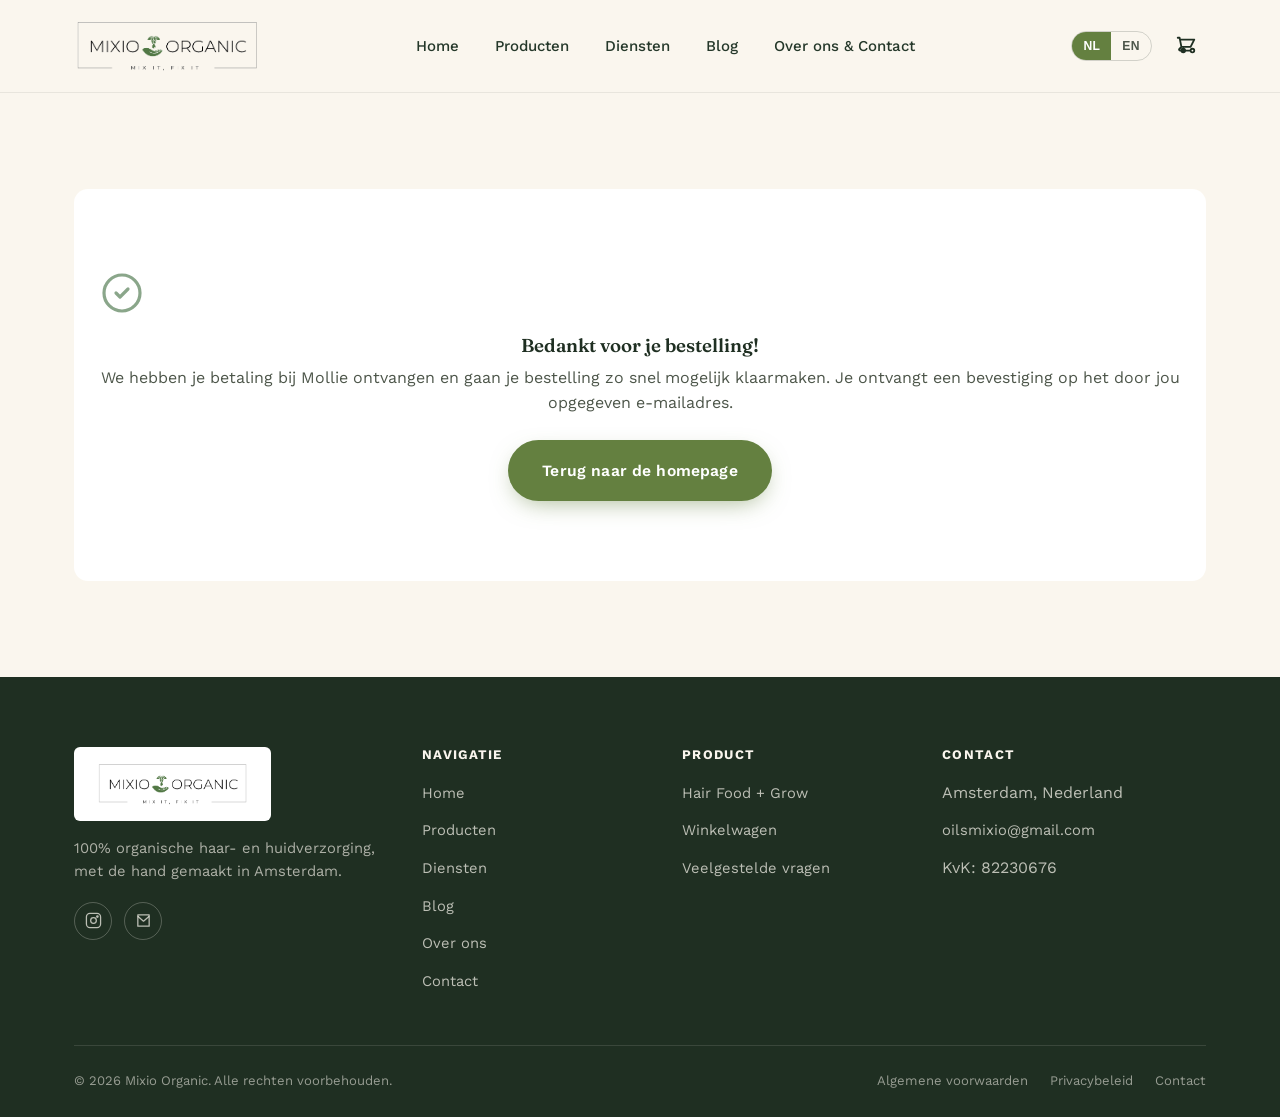
<file: bedankt.html>
<!DOCTYPE html>
<html lang="nl" data-title-en="Thank You for Your Order | Mixio Organic" data-desc-en="Thank you for your order at Mixio Organic.">
<head>
<meta charset="UTF-8">
<meta name="viewport" content="width=device-width, initial-scale=1.0">
<title>Bedankt voor je bestelling | Mixio Organic</title>
<meta name="description" content="Bedankt voor je bestelling bij Mixio Organic.">
<link rel="icon" type="image/png" sizes="32x32" href="assets/img/favicon-32.png">
<link rel="apple-touch-icon" sizes="180x180" href="assets/img/favicon-180.png">
<link rel="stylesheet" href="css/style.css">
</head>
<body>

<!-- ===================== HEADER ===================== -->
<header class="site-header">
  <nav class="nav container">
    <a href="index.html" class="logo"><img src="assets/img/logo-horizontal.png" alt="Mixio Organic" class="logo-img"></a>
    <ul class="nav-links" id="navLinks">
      <li><a href="index.html" data-en="Home">Home</a></li>
      <li><a href="producten.html" data-en="Products">Producten</a></li>
      <li><a href="diensten.html" data-en="Services">Diensten</a></li>
      <li><a href="blog" data-en="Blog">Blog</a></li>
      <li><a href="contact.html" data-en="About &amp; Contact">Over ons &amp; Contact</a></li>
    </ul>
    <div class="nav-cta">
      <div class="lang-switch" role="group" aria-label="Taal / Language">
        <button type="button" data-lang="nl">NL</button>
        <button type="button" data-lang="en">EN</button>
      </div>
      <a href="cart.html" class="cart-link" aria-label="Winkelwagen">
        <svg viewBox="0 0 24 24" fill="none" stroke="currentColor" stroke-width="2"><path stroke-linecap="round" stroke-linejoin="round" d="M3 3h2l.4 2M7 13h10l4-8H5.4M7 13L5.4 5M7 13l-2.293 2.293c-.63.63-.184 1.707.707 1.707H17m-10 0a2 2 0 104 0 2 2 0 00-4 0zm10 0a2 2 0 104 0 2 2 0 00-4 0z"/></svg>
        <span class="cart-badge" id="cartBadge" hidden>0</span>
      </a>
      <button class="nav-toggle" id="navToggle" aria-label="Menu" aria-expanded="false">
        <span></span><span></span><span></span>
      </button>
    </div>
  </nav>
</header>

<main>
  <section class="section">
    <div class="container">
      <div class="cart-empty">
        <svg viewBox="0 0 24 24" fill="none" stroke="currentColor" stroke-width="1.6"><path stroke-linecap="round" stroke-linejoin="round" d="M9 12l2 2 4-4m6 2a9 9 0 11-18 0 9 9 0 0118 0z"/></svg>
        <h3 data-en="Thank you for your order!">Bedankt voor je bestelling!</h3>
        <p data-en="We've received your payment via Mollie and will prepare your order as soon as possible. You'll receive a confirmation at the email address you provided.">We hebben je betaling bij Mollie ontvangen en gaan je bestelling zo snel mogelijk klaarmaken. Je ontvangt een bevestiging op het door jou opgegeven e-mailadres.</p>
        <a href="index.html" class="btn btn-primary" data-en="Back to homepage">Terug naar de homepage</a>
      </div>
    </div>
  </section>
</main>

<!-- ===================== FOOTER ===================== -->
<footer class="site-footer">
  <div class="container">
    <div class="footer-grid">
      <div>
        <a href="index.html" class="logo"><img src="assets/img/logo-horizontal.png" alt="Mixio Organic" class="logo-img"></a>
        <p style="margin-top:16px;" data-en="100% organic hair and skin care, handmade in Amsterdam.">100% organische haar- en huidverzorging, met de hand gemaakt in Amsterdam.</p>
        <div class="social-row">
          <a href="https://www.instagram.com/mixioorganic?igsi=bHpkOWozNjJlZ3Fl&utm_source=qr" target="_blank" rel="noopener" aria-label="Instagram">
            <svg viewBox="0 0 24 24" fill="none" stroke="currentColor" stroke-width="1.8"><rect x="2" y="2" width="20" height="20" rx="5"/><circle cx="12" cy="12" r="4"/><circle cx="17.5" cy="6.5" r="1"/></svg>
          </a>
          <a href="mailto:oilsmixio@gmail.com" aria-label="E-mail">
            <svg viewBox="0 0 24 24" fill="none" stroke="currentColor" stroke-width="1.8"><path d="M4 4h16v16H4z" stroke-linejoin="round"/><path d="M4 6l8 7 8-7" stroke-linejoin="round"/></svg>
          </a>
        </div>
      </div>
      <div>
        <h4 data-en="Navigation">Navigatie</h4>
        <ul>
          <li><a href="index.html" data-en="Home">Home</a></li>
          <li><a href="producten.html" data-en="Products">Producten</a></li>
          <li><a href="diensten.html" data-en="Services">Diensten</a></li>
          <li><a href="blog" data-en="Blog">Blog</a></li>
          <li><a href="contact.html" data-en="About us">Over ons</a></li>
          <li><a href="contact.html">Contact</a></li>
        </ul>
      </div>
      <div>
        <h4>Product</h4>
        <ul>
          <li><a href="producten.html">Hair Food + Grow</a></li>
          <li><a href="cart.html" data-en="Cart">Winkelwagen</a></li>
          <li><a href="producten.html#veelgesteld" data-en="FAQ">Veelgestelde vragen</a></li>
        </ul>
      </div>
      <div>
        <h4>Contact</h4>
        <ul>
          <li data-en="Amsterdam, Netherlands">Amsterdam, Nederland</li>
          <li><a href="mailto:oilsmixio@gmail.com">oilsmixio@gmail.com</a></li>
          <li>KvK: 82230676</li>
        </ul>
      </div>
    </div>
    <div class="footer-bottom">
      <span data-en="&#169; &lt;span data-year&gt;2026&lt;/span&gt; Mixio Organic. All rights reserved.">© <span data-year>2026</span> Mixio Organic. Alle rechten voorbehouden.</span>
      <ul>
        <li><a href="voorwaarden.html" data-en="Terms &amp; Conditions">Algemene voorwaarden</a></li>
        <li><a href="privacybeleid.html" data-en="Privacy Policy">Privacybeleid</a></li>
        <li><a href="contact.html">Contact</a></li>
      </ul>
    </div>
  </div>
</footer>

<script src="js/script.js"></script>
</body>
</html>
</file>
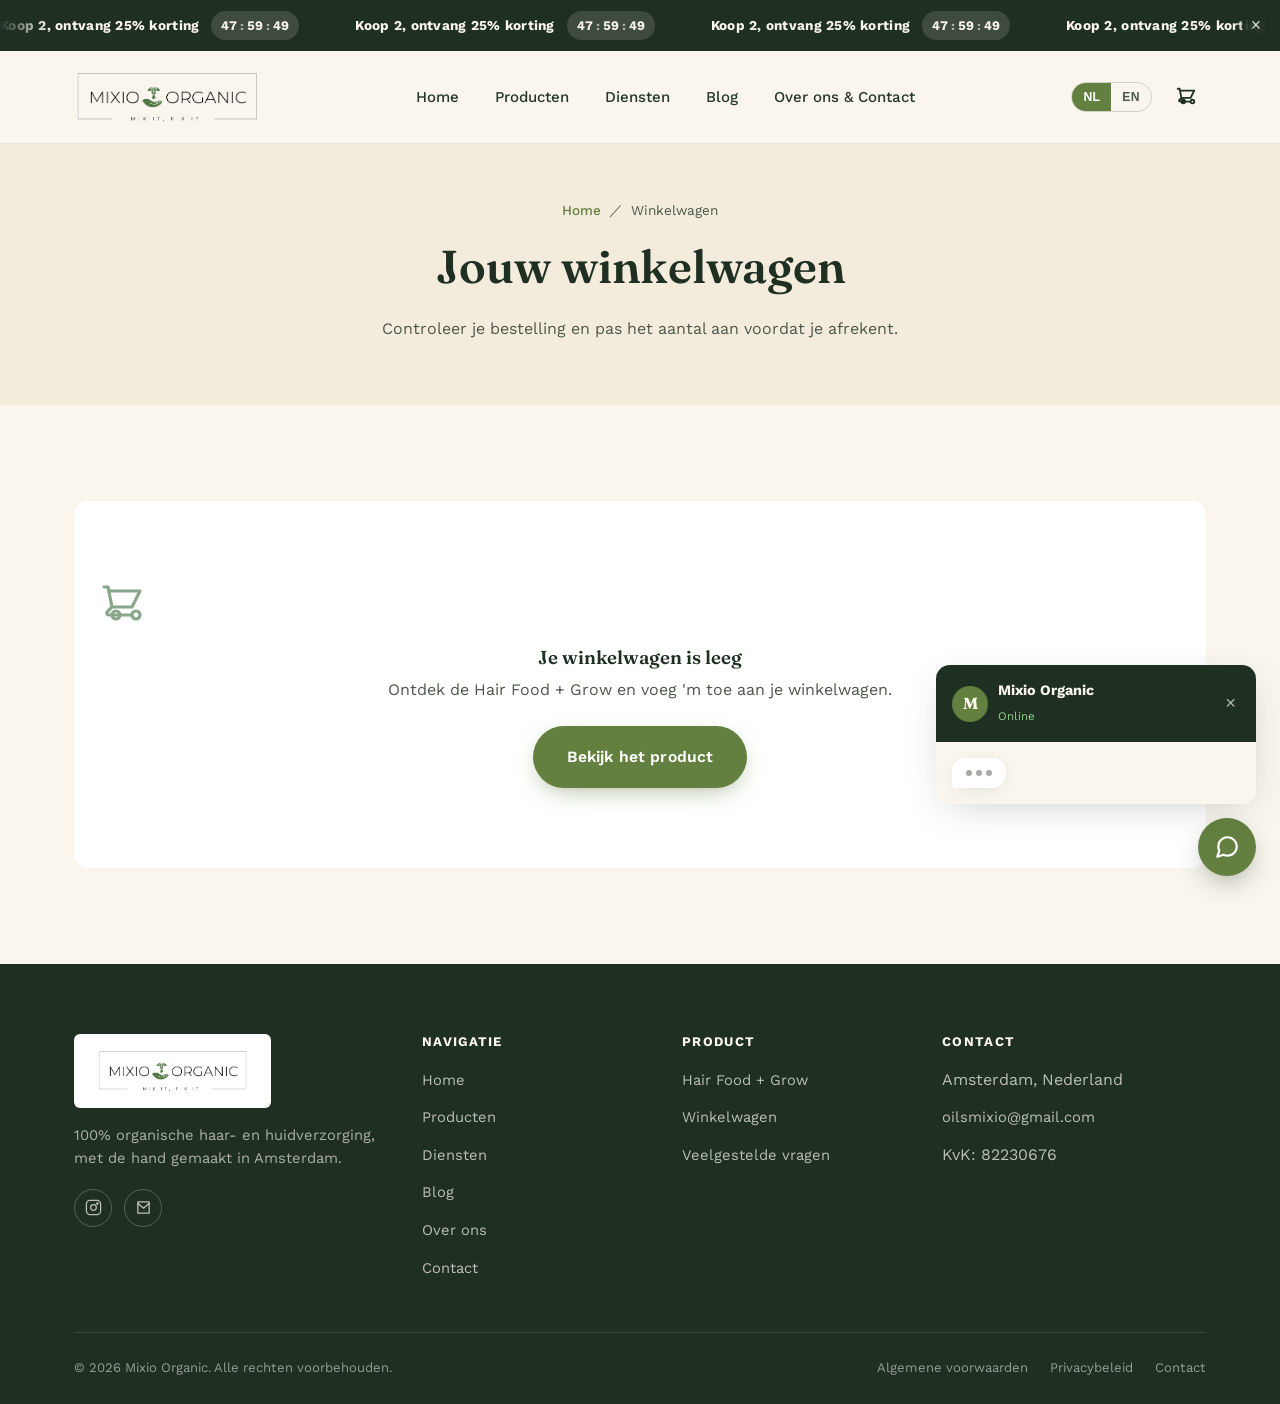
<file: cart.html>
<!DOCTYPE html>
<html lang="nl" data-title-en="Shopping Cart | Mixio Organic" data-desc-en="View and edit your shopping cart at Mixio Organic, 100% organic hair and skin care from Amsterdam.">
<head>
<meta charset="UTF-8">
<meta name="viewport" content="width=device-width, initial-scale=1.0">
<title>Winkelwagen | Mixio Organic</title>
<meta name="description" content="Bekijk en bewerk je winkelwagen bij Mixio Organic, 100% organische haar- en huidverzorging uit Amsterdam.">
<link rel="icon" type="image/png" sizes="32x32" href="assets/img/favicon-32.png">
<link rel="apple-touch-icon" sizes="180x180" href="assets/img/favicon-180.png">
<link rel="stylesheet" href="css/style.css">
</head>
<body>

<!-- ===================== PROMO BANNER ===================== -->
<div class="promo-banner" id="promoBanner">
  <div class="promo-marquee">
    <div class="promo-marquee-track">
      <div class="promo-marquee-group">
        <a href="producten.html" class="promo-banner-link">
          <span class="promo-banner-text" data-en="Buy 2, get 25% off">Koop 2, ontvang 25% korting</span>
          <span class="promo-banner-timer" aria-live="polite"><span class="promo-hours">48</span><span class="sep">:</span><span class="promo-minutes">00</span><span class="sep">:</span><span class="promo-seconds">00</span></span>
        </a>
        <a href="producten.html" class="promo-banner-link">
          <span class="promo-banner-text" data-en="Buy 2, get 25% off">Koop 2, ontvang 25% korting</span>
          <span class="promo-banner-timer" aria-live="polite"><span class="promo-hours">48</span><span class="sep">:</span><span class="promo-minutes">00</span><span class="sep">:</span><span class="promo-seconds">00</span></span>
        </a>
        <a href="producten.html" class="promo-banner-link">
          <span class="promo-banner-text" data-en="Buy 2, get 25% off">Koop 2, ontvang 25% korting</span>
          <span class="promo-banner-timer" aria-live="polite"><span class="promo-hours">48</span><span class="sep">:</span><span class="promo-minutes">00</span><span class="sep">:</span><span class="promo-seconds">00</span></span>
        </a>
        <a href="producten.html" class="promo-banner-link">
          <span class="promo-banner-text" data-en="Buy 2, get 25% off">Koop 2, ontvang 25% korting</span>
          <span class="promo-banner-timer" aria-live="polite"><span class="promo-hours">48</span><span class="sep">:</span><span class="promo-minutes">00</span><span class="sep">:</span><span class="promo-seconds">00</span></span>
        </a>
        <a href="producten.html" class="promo-banner-link">
          <span class="promo-banner-text" data-en="Buy 2, get 25% off">Koop 2, ontvang 25% korting</span>
          <span class="promo-banner-timer" aria-live="polite"><span class="promo-hours">48</span><span class="sep">:</span><span class="promo-minutes">00</span><span class="sep">:</span><span class="promo-seconds">00</span></span>
        </a>
        <a href="producten.html" class="promo-banner-link">
          <span class="promo-banner-text" data-en="Buy 2, get 25% off">Koop 2, ontvang 25% korting</span>
          <span class="promo-banner-timer" aria-live="polite"><span class="promo-hours">48</span><span class="sep">:</span><span class="promo-minutes">00</span><span class="sep">:</span><span class="promo-seconds">00</span></span>
        </a>
      </div>
      <div class="promo-marquee-group" aria-hidden="true">
        <a href="producten.html" class="promo-banner-link" tabindex="-1">
          <span class="promo-banner-text" data-en="Buy 2, get 25% off">Koop 2, ontvang 25% korting</span>
          <span class="promo-banner-timer"><span class="promo-hours">48</span><span class="sep">:</span><span class="promo-minutes">00</span><span class="sep">:</span><span class="promo-seconds">00</span></span>
        </a>
        <a href="producten.html" class="promo-banner-link" tabindex="-1">
          <span class="promo-banner-text" data-en="Buy 2, get 25% off">Koop 2, ontvang 25% korting</span>
          <span class="promo-banner-timer"><span class="promo-hours">48</span><span class="sep">:</span><span class="promo-minutes">00</span><span class="sep">:</span><span class="promo-seconds">00</span></span>
        </a>
        <a href="producten.html" class="promo-banner-link" tabindex="-1">
          <span class="promo-banner-text" data-en="Buy 2, get 25% off">Koop 2, ontvang 25% korting</span>
          <span class="promo-banner-timer"><span class="promo-hours">48</span><span class="sep">:</span><span class="promo-minutes">00</span><span class="sep">:</span><span class="promo-seconds">00</span></span>
        </a>
        <a href="producten.html" class="promo-banner-link" tabindex="-1">
          <span class="promo-banner-text" data-en="Buy 2, get 25% off">Koop 2, ontvang 25% korting</span>
          <span class="promo-banner-timer"><span class="promo-hours">48</span><span class="sep">:</span><span class="promo-minutes">00</span><span class="sep">:</span><span class="promo-seconds">00</span></span>
        </a>
        <a href="producten.html" class="promo-banner-link" tabindex="-1">
          <span class="promo-banner-text" data-en="Buy 2, get 25% off">Koop 2, ontvang 25% korting</span>
          <span class="promo-banner-timer"><span class="promo-hours">48</span><span class="sep">:</span><span class="promo-minutes">00</span><span class="sep">:</span><span class="promo-seconds">00</span></span>
        </a>
        <a href="producten.html" class="promo-banner-link" tabindex="-1">
          <span class="promo-banner-text" data-en="Buy 2, get 25% off">Koop 2, ontvang 25% korting</span>
          <span class="promo-banner-timer"><span class="promo-hours">48</span><span class="sep">:</span><span class="promo-minutes">00</span><span class="sep">:</span><span class="promo-seconds">00</span></span>
        </a>
      </div>
    </div>
  </div>
  <button class="promo-banner-close" id="promoBannerClose" aria-label="Sluiten">×</button>
</div>

<!-- ===================== HEADER ===================== -->
<header class="site-header">
  <nav class="nav container">
    <a href="index.html" class="logo"><img src="assets/img/logo-horizontal.png" alt="Mixio Organic" class="logo-img"></a>
    <ul class="nav-links" id="navLinks">
      <li><a href="index.html" data-en="Home">Home</a></li>
      <li><a href="producten.html" data-en="Products">Producten</a></li>
      <li><a href="diensten.html" data-en="Services">Diensten</a></li>
      <li><a href="blog" data-en="Blog">Blog</a></li>
      <li><a href="contact.html" data-en="About &amp; Contact">Over ons &amp; Contact</a></li>
    </ul>
    <div class="nav-cta">
      <div class="lang-switch" role="group" aria-label="Taal / Language">
        <button type="button" data-lang="nl">NL</button>
        <button type="button" data-lang="en">EN</button>
      </div>
      <a href="cart.html" class="cart-link" aria-label="Winkelwagen">
        <svg viewBox="0 0 24 24" fill="none" stroke="currentColor" stroke-width="2"><path stroke-linecap="round" stroke-linejoin="round" d="M3 3h2l.4 2M7 13h10l4-8H5.4M7 13L5.4 5M7 13l-2.293 2.293c-.63.63-.184 1.707.707 1.707H17m-10 0a2 2 0 104 0 2 2 0 00-4 0zm10 0a2 2 0 104 0 2 2 0 00-4 0z"/></svg>
        <span class="cart-badge" id="cartBadge" hidden>0</span>
      </a>
      <button class="nav-toggle" id="navToggle" aria-label="Menu" aria-expanded="false">
        <span></span><span></span><span></span>
      </button>
    </div>
  </nav>
</header>

<!-- ===================== PAGE HERO ===================== -->
<section class="page-hero">
  <div class="container">
    <div class="breadcrumb"><a href="index.html" data-en="Home">Home</a><span>／</span><span data-en="Cart">Winkelwagen</span></div>
    <h1 data-en="Your shopping cart">Jouw winkelwagen</h1>
    <p style="max-width:52ch;margin:0 auto;" data-en="Review your order and adjust the quantity before checking out.">Controleer je bestelling en pas het aantal aan voordat je afrekent.</p>
  </div>
</section>

<main>
  <section class="section">
    <div class="container">

      <!-- Empty state -->
      <div class="cart-empty" id="cartEmpty" hidden>
        <svg viewBox="0 0 24 24" fill="none" stroke="currentColor" stroke-width="1.6"><path stroke-linecap="round" stroke-linejoin="round" d="M3 3h2l.4 2M7 13h10l4-8H5.4M7 13L5.4 5M7 13l-2.293 2.293c-.63.63-.184 1.707.707 1.707H17m-10 0a2 2 0 104 0 2 2 0 00-4 0zm10 0a2 2 0 104 0 2 2 0 00-4 0z"/></svg>
        <h3 data-en="Your cart is empty">Je winkelwagen is leeg</h3>
        <p data-en="Discover the Hair Food + Grow and add it to your cart.">Ontdek de Hair Food + Grow en voeg 'm toe aan je winkelwagen.</p>
        <a href="producten.html" class="btn btn-primary" data-en="View the product">Bekijk het product</a>
      </div>

      <!-- Cart content -->
      <div class="cart-page-grid" id="cartContent" hidden>
        <div class="cart-items" id="cartItems"></div>

        <div class="cart-summary-card">
          <h3 data-en="Summary">Overzicht</h3>
          <div class="summary-row">
            <span data-en="Subtotal">Subtotaal</span>
            <span id="cartSubtotal">€ 0,00</span>
          </div>
          <div class="summary-row" id="cartDiscountRow" hidden>
            <span data-en="Discount">Korting</span>
            <span id="cartDiscount">− € 0,00</span>
          </div>
          <div class="summary-row total">
            <span data-en="Total">Totaal</span>
            <span id="cartTotal">€ 0,00</span>
          </div>
          <div class="summary-row vat-note">
            <span data-en="Of which VAT (21%)">Waarvan btw (21%)</span>
            <span id="cartVat">€ 0,00</span>
          </div>
          <p class="summary-note" data-en="Buy 2 of the same product and get 25% off, buy 3 (or more) and get 35% off, applied automatically per product. Shipping costs are calculated at checkout.">Koop 2 stuks van hetzelfde product en ontvang 25% korting, koop 3 (of meer) en ontvang 35% korting, automatisch toegepast per product. Verzendkosten worden bij het afrekenen berekend.</p>
          <a href="checkout.html" class="btn btn-primary btn-block" data-en="Proceed to checkout">Naar afrekenen</a>
        </div>
      </div>

    </div>
  </section>
</main>

<!-- ===================== FOOTER ===================== -->
<footer class="site-footer">
  <div class="container">
    <div class="footer-grid">
      <div>
        <a href="index.html" class="logo"><img src="assets/img/logo-horizontal.png" alt="Mixio Organic" class="logo-img"></a>
        <p style="margin-top:16px;" data-en="100% organic hair and skin care, handmade in Amsterdam.">100% organische haar- en huidverzorging, met de hand gemaakt in Amsterdam.</p>
        <div class="social-row">
          <a href="https://www.instagram.com/mixioorganic?igsi=bHpkOWozNjJlZ3Fl&utm_source=qr" target="_blank" rel="noopener" aria-label="Instagram">
            <svg viewBox="0 0 24 24" fill="none" stroke="currentColor" stroke-width="1.8"><rect x="2" y="2" width="20" height="20" rx="5"/><circle cx="12" cy="12" r="4"/><circle cx="17.5" cy="6.5" r="1"/></svg>
          </a>
          <a href="mailto:oilsmixio@gmail.com" aria-label="E-mail">
            <svg viewBox="0 0 24 24" fill="none" stroke="currentColor" stroke-width="1.8"><path d="M4 4h16v16H4z" stroke-linejoin="round"/><path d="M4 6l8 7 8-7" stroke-linejoin="round"/></svg>
          </a>
        </div>
      </div>
      <div>
        <h4 data-en="Navigation">Navigatie</h4>
        <ul>
          <li><a href="index.html" data-en="Home">Home</a></li>
          <li><a href="producten.html" data-en="Products">Producten</a></li>
          <li><a href="diensten.html" data-en="Services">Diensten</a></li>
          <li><a href="blog" data-en="Blog">Blog</a></li>
          <li><a href="contact.html" data-en="About us">Over ons</a></li>
          <li><a href="contact.html">Contact</a></li>
        </ul>
      </div>
      <div>
        <h4>Product</h4>
        <ul>
          <li><a href="producten.html">Hair Food + Grow</a></li>
          <li><a href="cart.html" data-en="Cart">Winkelwagen</a></li>
          <li><a href="producten.html#veelgesteld" data-en="FAQ">Veelgestelde vragen</a></li>
        </ul>
      </div>
      <div>
        <h4>Contact</h4>
        <ul>
          <li data-en="Amsterdam, Netherlands">Amsterdam, Nederland</li>
          <li><a href="mailto:oilsmixio@gmail.com">oilsmixio@gmail.com</a></li>
          <li>KvK: 82230676</li>
        </ul>
      </div>
    </div>
    <div class="footer-bottom">
      <span data-en="&#169; &lt;span data-year&gt;2026&lt;/span&gt; Mixio Organic. All rights reserved.">© <span data-year>2026</span> Mixio Organic. Alle rechten voorbehouden.</span>
      <ul>
        <li><a href="voorwaarden.html" data-en="Terms &amp; Conditions">Algemene voorwaarden</a></li>
        <li><a href="privacybeleid.html" data-en="Privacy Policy">Privacybeleid</a></li>
        <li><a href="contact.html">Contact</a></li>
      </ul>
    </div>
  </div>
</footer>

<!-- ===================== PROMO POPUP ===================== -->
<div class="modal-overlay" id="promoPopup">
  <div class="modal promo-modal" role="dialog" aria-modal="true" aria-labelledby="promoPopupTitle">
    <button class="modal-close" data-promo-popup-close aria-label="Sluiten">
      <svg viewBox="0 0 24 24" fill="none" stroke="currentColor" stroke-width="2"><path stroke-linecap="round" d="M18 6L6 18M6 6l12 12"/></svg>
    </button>
    <span class="promo-modal-badge" data-en="25% OFF">25% KORTING</span>
    <h3 id="promoPopupTitle" data-en="Be quick!">Wees snel!</h3>
    <p data-en="For a limited time, get 25% off when you buy 2 Hair Food + Grow. Don't miss it.">Voor beperkte tijd ontvang je 25% korting bij 2 stuks Hair Food + Grow. Mis 'm niet.</p>
    <div class="modal-actions">
      <a href="producten.html#bestellen" class="btn btn-primary" data-en="View the offer">Bekijk de actie</a>
      <button class="btn btn-outline" data-promo-popup-close data-en="Not now">Niet nu</button>
    </div>
  </div>
</div>

<!-- ===================== CHAT WIDGET ===================== -->
<div class="chat-widget" id="chatWidget">
  <div class="chat-window" id="chatWindow">
    <div class="chat-header">
      <div class="chat-header-info">
        <div class="chat-avatar">M</div>
        <div>
          <strong>Mixio Organic</strong>
          <span class="chat-status">Online</span>
        </div>
      </div>
      <button class="chat-close" id="chatClose" aria-label="Sluiten">×</button>
    </div>
    <div class="chat-body" id="chatBody"></div>
  </div>
  <button class="chat-toggle" id="chatToggle" aria-label="Chat openen">
    <svg viewBox="0 0 24 24" fill="none" stroke="currentColor" stroke-width="2"><path stroke-linecap="round" stroke-linejoin="round" d="M21 11.5a8.38 8.38 0 01-.9 3.8 8.5 8.5 0 01-7.6 4.7 8.38 8.38 0 01-3.8-.9L3 21l1.9-5.7a8.38 8.38 0 01-.9-3.8 8.5 8.5 0 014.7-7.6 8.38 8.38 0 013.8-.9h.5a8.48 8.48 0 018 8v.5z"/></svg>
  </button>
</div>

<script src="js/script.js"></script>
</body>
</html>
</file>
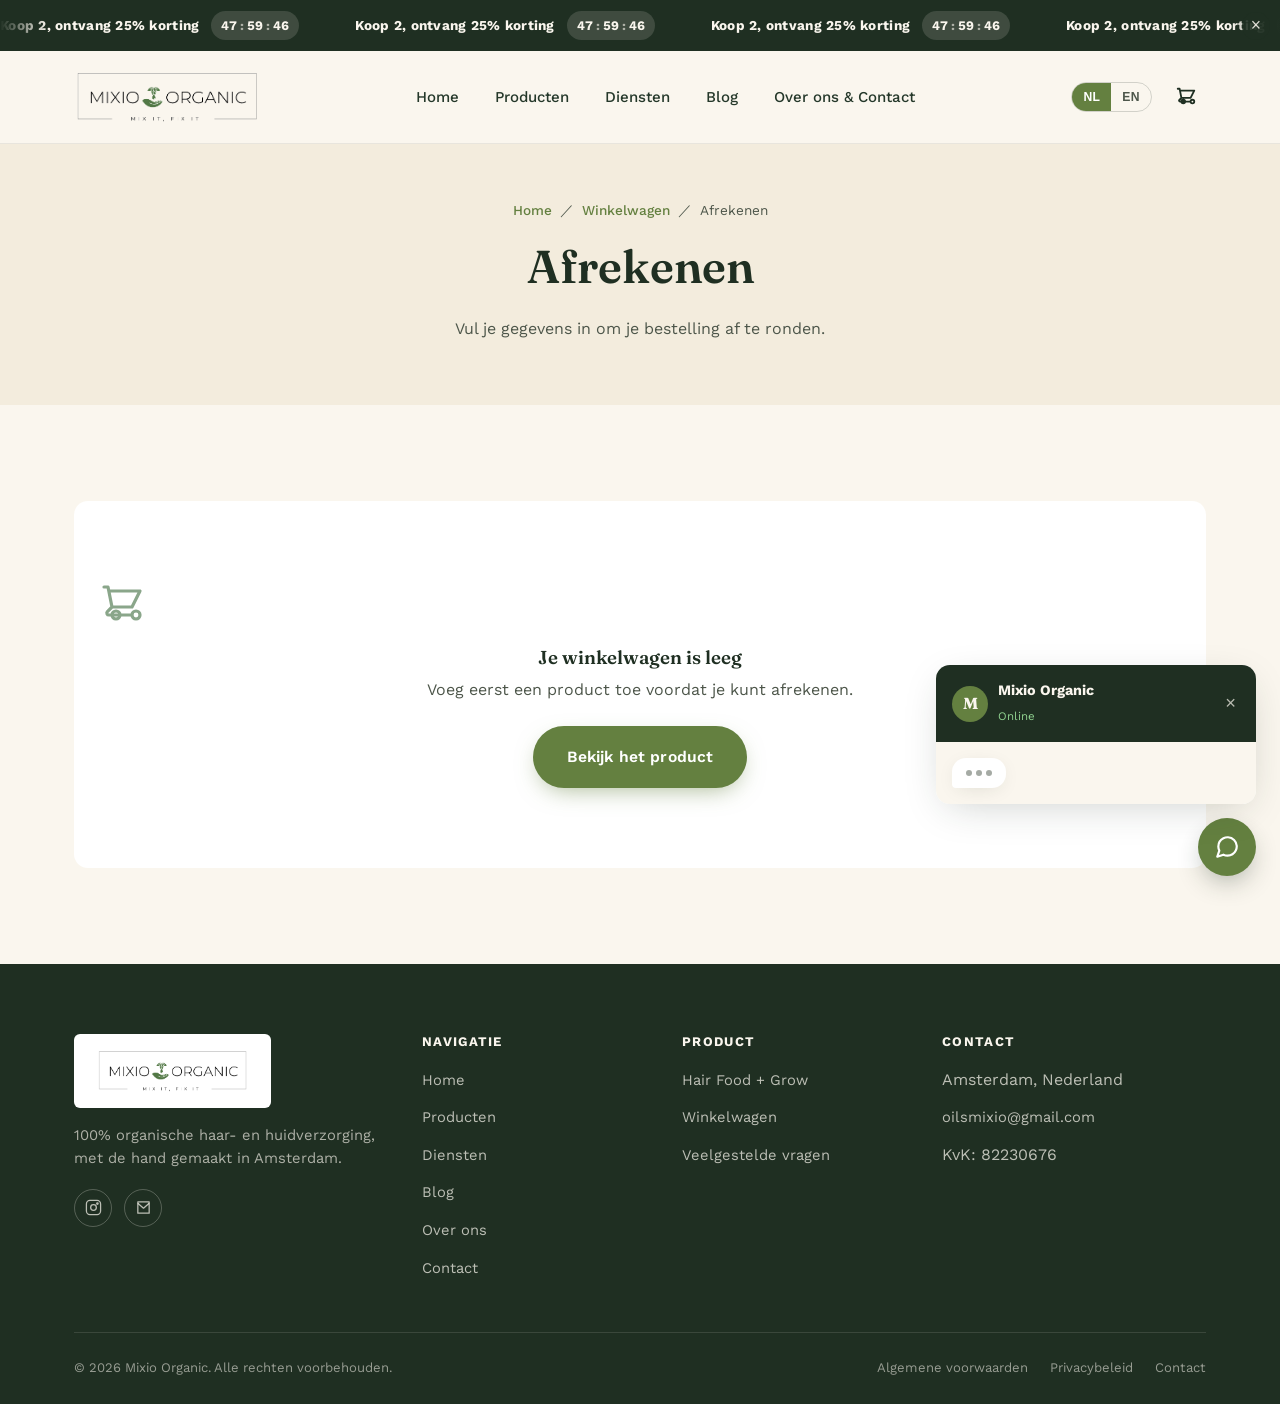
<file: checkout.html>
<!DOCTYPE html>
<html lang="nl" data-title-en="Checkout | Mixio Organic" data-desc-en="Complete your order at Mixio Organic, 100% organic hair and skin care from Amsterdam.">
<head>
<meta charset="UTF-8">
<meta name="viewport" content="width=device-width, initial-scale=1.0">
<title>Afrekenen | Mixio Organic</title>
<meta name="description" content="Rond je bestelling af bij Mixio Organic, 100% organische haar- en huidverzorging uit Amsterdam.">
<link rel="icon" type="image/png" sizes="32x32" href="assets/img/favicon-32.png">
<link rel="apple-touch-icon" sizes="180x180" href="assets/img/favicon-180.png">
<link rel="stylesheet" href="css/style.css">
</head>
<body>

<!-- ===================== PROMO BANNER ===================== -->
<div class="promo-banner" id="promoBanner">
  <div class="promo-marquee">
    <div class="promo-marquee-track">
      <div class="promo-marquee-group">
        <a href="producten.html" class="promo-banner-link">
          <span class="promo-banner-text" data-en="Buy 2, get 25% off">Koop 2, ontvang 25% korting</span>
          <span class="promo-banner-timer" aria-live="polite"><span class="promo-hours">48</span><span class="sep">:</span><span class="promo-minutes">00</span><span class="sep">:</span><span class="promo-seconds">00</span></span>
        </a>
        <a href="producten.html" class="promo-banner-link">
          <span class="promo-banner-text" data-en="Buy 2, get 25% off">Koop 2, ontvang 25% korting</span>
          <span class="promo-banner-timer" aria-live="polite"><span class="promo-hours">48</span><span class="sep">:</span><span class="promo-minutes">00</span><span class="sep">:</span><span class="promo-seconds">00</span></span>
        </a>
        <a href="producten.html" class="promo-banner-link">
          <span class="promo-banner-text" data-en="Buy 2, get 25% off">Koop 2, ontvang 25% korting</span>
          <span class="promo-banner-timer" aria-live="polite"><span class="promo-hours">48</span><span class="sep">:</span><span class="promo-minutes">00</span><span class="sep">:</span><span class="promo-seconds">00</span></span>
        </a>
        <a href="producten.html" class="promo-banner-link">
          <span class="promo-banner-text" data-en="Buy 2, get 25% off">Koop 2, ontvang 25% korting</span>
          <span class="promo-banner-timer" aria-live="polite"><span class="promo-hours">48</span><span class="sep">:</span><span class="promo-minutes">00</span><span class="sep">:</span><span class="promo-seconds">00</span></span>
        </a>
        <a href="producten.html" class="promo-banner-link">
          <span class="promo-banner-text" data-en="Buy 2, get 25% off">Koop 2, ontvang 25% korting</span>
          <span class="promo-banner-timer" aria-live="polite"><span class="promo-hours">48</span><span class="sep">:</span><span class="promo-minutes">00</span><span class="sep">:</span><span class="promo-seconds">00</span></span>
        </a>
        <a href="producten.html" class="promo-banner-link">
          <span class="promo-banner-text" data-en="Buy 2, get 25% off">Koop 2, ontvang 25% korting</span>
          <span class="promo-banner-timer" aria-live="polite"><span class="promo-hours">48</span><span class="sep">:</span><span class="promo-minutes">00</span><span class="sep">:</span><span class="promo-seconds">00</span></span>
        </a>
      </div>
      <div class="promo-marquee-group" aria-hidden="true">
        <a href="producten.html" class="promo-banner-link" tabindex="-1">
          <span class="promo-banner-text" data-en="Buy 2, get 25% off">Koop 2, ontvang 25% korting</span>
          <span class="promo-banner-timer"><span class="promo-hours">48</span><span class="sep">:</span><span class="promo-minutes">00</span><span class="sep">:</span><span class="promo-seconds">00</span></span>
        </a>
        <a href="producten.html" class="promo-banner-link" tabindex="-1">
          <span class="promo-banner-text" data-en="Buy 2, get 25% off">Koop 2, ontvang 25% korting</span>
          <span class="promo-banner-timer"><span class="promo-hours">48</span><span class="sep">:</span><span class="promo-minutes">00</span><span class="sep">:</span><span class="promo-seconds">00</span></span>
        </a>
        <a href="producten.html" class="promo-banner-link" tabindex="-1">
          <span class="promo-banner-text" data-en="Buy 2, get 25% off">Koop 2, ontvang 25% korting</span>
          <span class="promo-banner-timer"><span class="promo-hours">48</span><span class="sep">:</span><span class="promo-minutes">00</span><span class="sep">:</span><span class="promo-seconds">00</span></span>
        </a>
        <a href="producten.html" class="promo-banner-link" tabindex="-1">
          <span class="promo-banner-text" data-en="Buy 2, get 25% off">Koop 2, ontvang 25% korting</span>
          <span class="promo-banner-timer"><span class="promo-hours">48</span><span class="sep">:</span><span class="promo-minutes">00</span><span class="sep">:</span><span class="promo-seconds">00</span></span>
        </a>
        <a href="producten.html" class="promo-banner-link" tabindex="-1">
          <span class="promo-banner-text" data-en="Buy 2, get 25% off">Koop 2, ontvang 25% korting</span>
          <span class="promo-banner-timer"><span class="promo-hours">48</span><span class="sep">:</span><span class="promo-minutes">00</span><span class="sep">:</span><span class="promo-seconds">00</span></span>
        </a>
        <a href="producten.html" class="promo-banner-link" tabindex="-1">
          <span class="promo-banner-text" data-en="Buy 2, get 25% off">Koop 2, ontvang 25% korting</span>
          <span class="promo-banner-timer"><span class="promo-hours">48</span><span class="sep">:</span><span class="promo-minutes">00</span><span class="sep">:</span><span class="promo-seconds">00</span></span>
        </a>
      </div>
    </div>
  </div>
  <button class="promo-banner-close" id="promoBannerClose" aria-label="Sluiten">×</button>
</div>

<!-- ===================== HEADER ===================== -->
<header class="site-header">
  <nav class="nav container">
    <a href="index.html" class="logo"><img src="assets/img/logo-horizontal.png" alt="Mixio Organic" class="logo-img"></a>
    <ul class="nav-links" id="navLinks">
      <li><a href="index.html" data-en="Home">Home</a></li>
      <li><a href="producten.html" data-en="Products">Producten</a></li>
      <li><a href="diensten.html" data-en="Services">Diensten</a></li>
      <li><a href="blog" data-en="Blog">Blog</a></li>
      <li><a href="contact.html" data-en="About &amp; Contact">Over ons &amp; Contact</a></li>
    </ul>
    <div class="nav-cta">
      <div class="lang-switch" role="group" aria-label="Taal / Language">
        <button type="button" data-lang="nl">NL</button>
        <button type="button" data-lang="en">EN</button>
      </div>
      <a href="cart.html" class="cart-link" aria-label="Winkelwagen">
        <svg viewBox="0 0 24 24" fill="none" stroke="currentColor" stroke-width="2"><path stroke-linecap="round" stroke-linejoin="round" d="M3 3h2l.4 2M7 13h10l4-8H5.4M7 13L5.4 5M7 13l-2.293 2.293c-.63.63-.184 1.707.707 1.707H17m-10 0a2 2 0 104 0 2 2 0 00-4 0zm10 0a2 2 0 104 0 2 2 0 00-4 0z"/></svg>
        <span class="cart-badge" id="cartBadge" hidden>0</span>
      </a>
      <button class="nav-toggle" id="navToggle" aria-label="Menu" aria-expanded="false">
        <span></span><span></span><span></span>
      </button>
    </div>
  </nav>
</header>

<!-- ===================== PAGE HERO ===================== -->
<section class="page-hero">
  <div class="container">
    <div class="breadcrumb"><a href="index.html" data-en="Home">Home</a><span>／</span><a href="cart.html" data-en="Cart">Winkelwagen</a><span>／</span><span data-en="Checkout">Afrekenen</span></div>
    <h1 data-en="Checkout">Afrekenen</h1>
    <p style="max-width:52ch;margin:0 auto;" data-en="Fill in your details to complete your order.">Vul je gegevens in om je bestelling af te ronden.</p>
  </div>
</section>

<main>
  <section class="section">
    <div class="container">

      <!-- Empty state -->
      <div class="cart-empty" id="checkoutEmpty" hidden>
        <svg viewBox="0 0 24 24" fill="none" stroke="currentColor" stroke-width="1.6"><path stroke-linecap="round" stroke-linejoin="round" d="M3 3h2l.4 2M7 13h10l4-8H5.4M7 13L5.4 5M7 13l-2.293 2.293c-.63.63-.184 1.707.707 1.707H17m-10 0a2 2 0 104 0 2 2 0 00-4 0zm10 0a2 2 0 104 0 2 2 0 00-4 0z"/></svg>
        <h3 data-en="Your cart is empty">Je winkelwagen is leeg</h3>
        <p data-en="Add a product first before you can check out.">Voeg eerst een product toe voordat je kunt afrekenen.</p>
        <a href="producten.html" class="btn btn-primary" data-en="View the product">Bekijk het product</a>
      </div>

      <!-- Checkout content -->
      <div class="checkout-grid" id="checkoutContent" hidden>
        <div class="reveal">
          <div class="form-card">
            <h3 data-en="Your details">Jouw gegevens</h3>
            <p data-en="Fill in the form below and we'll get your order and details ready for checkout.">Vul het formulier in, dan openen we je e-mailprogramma met je bestelling en gegevens al ingevuld.</p>
            <form id="checkoutForm">
              <div class="form-row">
                <div class="field">
                  <label for="naam" data-en="Name">Naam</label>
                  <input type="text" id="naam" name="naam" required>
                </div>
                <div class="field">
                  <label for="email" data-en="Email address">E-mailadres</label>
                  <input type="email" id="email" name="email" required>
                </div>
              </div>
              <div class="field">
                <label for="adres" data-en="Address">Adres</label>
                <input type="text" id="adres" name="adres" required>
              </div>
              <div class="form-row">
                <div class="field">
                  <label for="postcode" data-en="Postal code">Postcode</label>
                  <input type="text" id="postcode" name="postcode" required>
                </div>
                <div class="field">
                  <label for="plaats" data-en="City">Plaats</label>
                  <input type="text" id="plaats" name="plaats" required>
                </div>
              </div>
              <div class="field">
                <label for="telefoon" data-en="Phone number">Telefoonnummer</label>
                <input type="tel" id="telefoon" name="telefoon" required>
              </div>
              <div class="field">
                <label for="opmerkingen" data-en="Comments (optional)">Opmerkingen (optioneel)</label>
                <textarea id="opmerkingen" name="opmerkingen" placeholder="Bijvoorbeeld een bezorgvoorkeur" data-en-placeholder="E.g. a delivery preference"></textarea>
              </div>

              <div class="order-note">
                <svg viewBox="0 0 24 24" fill="none" stroke="currentColor" stroke-width="2"><path stroke-linecap="round" stroke-linejoin="round" d="M12 9v3.75m9-.75a9 9 0 11-18 0 9 9 0 0118 0zM12 15.75h.007"/></svg>
                <span data-en="&lt;strong&gt;Secure payment via Mollie.&lt;/strong&gt; After clicking &quot;Place order&quot;, you'll be redirected to Mollie to complete your payment."><strong>Veilig betalen via Mollie.</strong> Na het klikken op "Bestelling plaatsen" word je doorgestuurd naar Mollie om de betaling te voltooien.</span>
              </div>

              <button type="submit" class="btn btn-primary btn-block" data-en="Place order">Bestelling plaatsen</button>
              <div class="form-msg" id="checkoutMsg"></div>
            </form>
          </div>
        </div>

        <div class="cart-summary-card">
          <h3 data-en="Your order">Jouw bestelling</h3>
          <div class="checkout-summary-list" id="checkoutSummary"></div>
          <div class="summary-row">
            <span data-en="Subtotal">Subtotaal</span>
            <span id="checkoutSubtotal">€ 0,00</span>
          </div>
          <div class="summary-row" id="checkoutDiscountRow" hidden>
            <span data-en="Discount">Korting</span>
            <span id="checkoutDiscount">− € 0,00</span>
          </div>
          <div class="summary-row total">
            <span data-en="Total">Totaal</span>
            <span id="checkoutTotal">€ 0,00</span>
          </div>
          <div class="summary-row vat-note">
            <span data-en="Of which VAT (21%)">Waarvan btw (21%)</span>
            <span id="checkoutVat">€ 0,00</span>
          </div>
          <p class="summary-note" data-en="Buy 2 of the same product and get 25% off, buy 3 (or more) and get 35% off, applied automatically per product. Shipping costs are calculated at checkout.">Koop 2 stuks van hetzelfde product en ontvang 25% korting, koop 3 (of meer) en ontvang 35% korting, automatisch toegepast per product. Verzendkosten worden bij het afrekenen berekend.</p>
        </div>
      </div>

    </div>
  </section>
</main>

<!-- ===================== FOOTER ===================== -->
<footer class="site-footer">
  <div class="container">
    <div class="footer-grid">
      <div>
        <a href="index.html" class="logo"><img src="assets/img/logo-horizontal.png" alt="Mixio Organic" class="logo-img"></a>
        <p style="margin-top:16px;" data-en="100% organic hair and skin care, handmade in Amsterdam.">100% organische haar- en huidverzorging, met de hand gemaakt in Amsterdam.</p>
        <div class="social-row">
          <a href="https://www.instagram.com/mixioorganic?igsi=bHpkOWozNjJlZ3Fl&utm_source=qr" target="_blank" rel="noopener" aria-label="Instagram">
            <svg viewBox="0 0 24 24" fill="none" stroke="currentColor" stroke-width="1.8"><rect x="2" y="2" width="20" height="20" rx="5"/><circle cx="12" cy="12" r="4"/><circle cx="17.5" cy="6.5" r="1"/></svg>
          </a>
          <a href="mailto:oilsmixio@gmail.com" aria-label="E-mail">
            <svg viewBox="0 0 24 24" fill="none" stroke="currentColor" stroke-width="1.8"><path d="M4 4h16v16H4z" stroke-linejoin="round"/><path d="M4 6l8 7 8-7" stroke-linejoin="round"/></svg>
          </a>
        </div>
      </div>
      <div>
        <h4 data-en="Navigation">Navigatie</h4>
        <ul>
          <li><a href="index.html" data-en="Home">Home</a></li>
          <li><a href="producten.html" data-en="Products">Producten</a></li>
          <li><a href="diensten.html" data-en="Services">Diensten</a></li>
          <li><a href="blog" data-en="Blog">Blog</a></li>
          <li><a href="contact.html" data-en="About us">Over ons</a></li>
          <li><a href="contact.html">Contact</a></li>
        </ul>
      </div>
      <div>
        <h4>Product</h4>
        <ul>
          <li><a href="producten.html">Hair Food + Grow</a></li>
          <li><a href="cart.html" data-en="Cart">Winkelwagen</a></li>
          <li><a href="producten.html#veelgesteld" data-en="FAQ">Veelgestelde vragen</a></li>
        </ul>
      </div>
      <div>
        <h4>Contact</h4>
        <ul>
          <li data-en="Amsterdam, Netherlands">Amsterdam, Nederland</li>
          <li><a href="mailto:oilsmixio@gmail.com">oilsmixio@gmail.com</a></li>
          <li>KvK: 82230676</li>
        </ul>
      </div>
    </div>
    <div class="footer-bottom">
      <span data-en="&#169; &lt;span data-year&gt;2026&lt;/span&gt; Mixio Organic. All rights reserved.">© <span data-year>2026</span> Mixio Organic. Alle rechten voorbehouden.</span>
      <ul>
        <li><a href="voorwaarden.html" data-en="Terms &amp; Conditions">Algemene voorwaarden</a></li>
        <li><a href="privacybeleid.html" data-en="Privacy Policy">Privacybeleid</a></li>
        <li><a href="contact.html">Contact</a></li>
      </ul>
    </div>
  </div>
</footer>

<!-- ===================== PROMO POPUP ===================== -->
<div class="modal-overlay" id="promoPopup">
  <div class="modal promo-modal" role="dialog" aria-modal="true" aria-labelledby="promoPopupTitle">
    <button class="modal-close" data-promo-popup-close aria-label="Sluiten">
      <svg viewBox="0 0 24 24" fill="none" stroke="currentColor" stroke-width="2"><path stroke-linecap="round" d="M18 6L6 18M6 6l12 12"/></svg>
    </button>
    <span class="promo-modal-badge" data-en="25% OFF">25% KORTING</span>
    <h3 id="promoPopupTitle" data-en="Be quick!">Wees snel!</h3>
    <p data-en="For a limited time, get 25% off when you buy 2 Hair Food + Grow. Don't miss it.">Voor beperkte tijd ontvang je 25% korting bij 2 stuks Hair Food + Grow. Mis 'm niet.</p>
    <div class="modal-actions">
      <a href="producten.html#bestellen" class="btn btn-primary" data-en="View the offer">Bekijk de actie</a>
      <button class="btn btn-outline" data-promo-popup-close data-en="Not now">Niet nu</button>
    </div>
  </div>
</div>

<!-- ===================== CHAT WIDGET ===================== -->
<div class="chat-widget" id="chatWidget">
  <div class="chat-window" id="chatWindow">
    <div class="chat-header">
      <div class="chat-header-info">
        <div class="chat-avatar">M</div>
        <div>
          <strong>Mixio Organic</strong>
          <span class="chat-status">Online</span>
        </div>
      </div>
      <button class="chat-close" id="chatClose" aria-label="Sluiten">×</button>
    </div>
    <div class="chat-body" id="chatBody"></div>
  </div>
  <button class="chat-toggle" id="chatToggle" aria-label="Chat openen">
    <svg viewBox="0 0 24 24" fill="none" stroke="currentColor" stroke-width="2"><path stroke-linecap="round" stroke-linejoin="round" d="M21 11.5a8.38 8.38 0 01-.9 3.8 8.5 8.5 0 01-7.6 4.7 8.38 8.38 0 01-3.8-.9L3 21l1.9-5.7a8.38 8.38 0 01-.9-3.8 8.5 8.5 0 014.7-7.6 8.38 8.38 0 013.8-.9h.5a8.48 8.48 0 018 8v.5z"/></svg>
  </button>
</div>

<script src="js/script.js"></script>
</body>
</html>
</file>
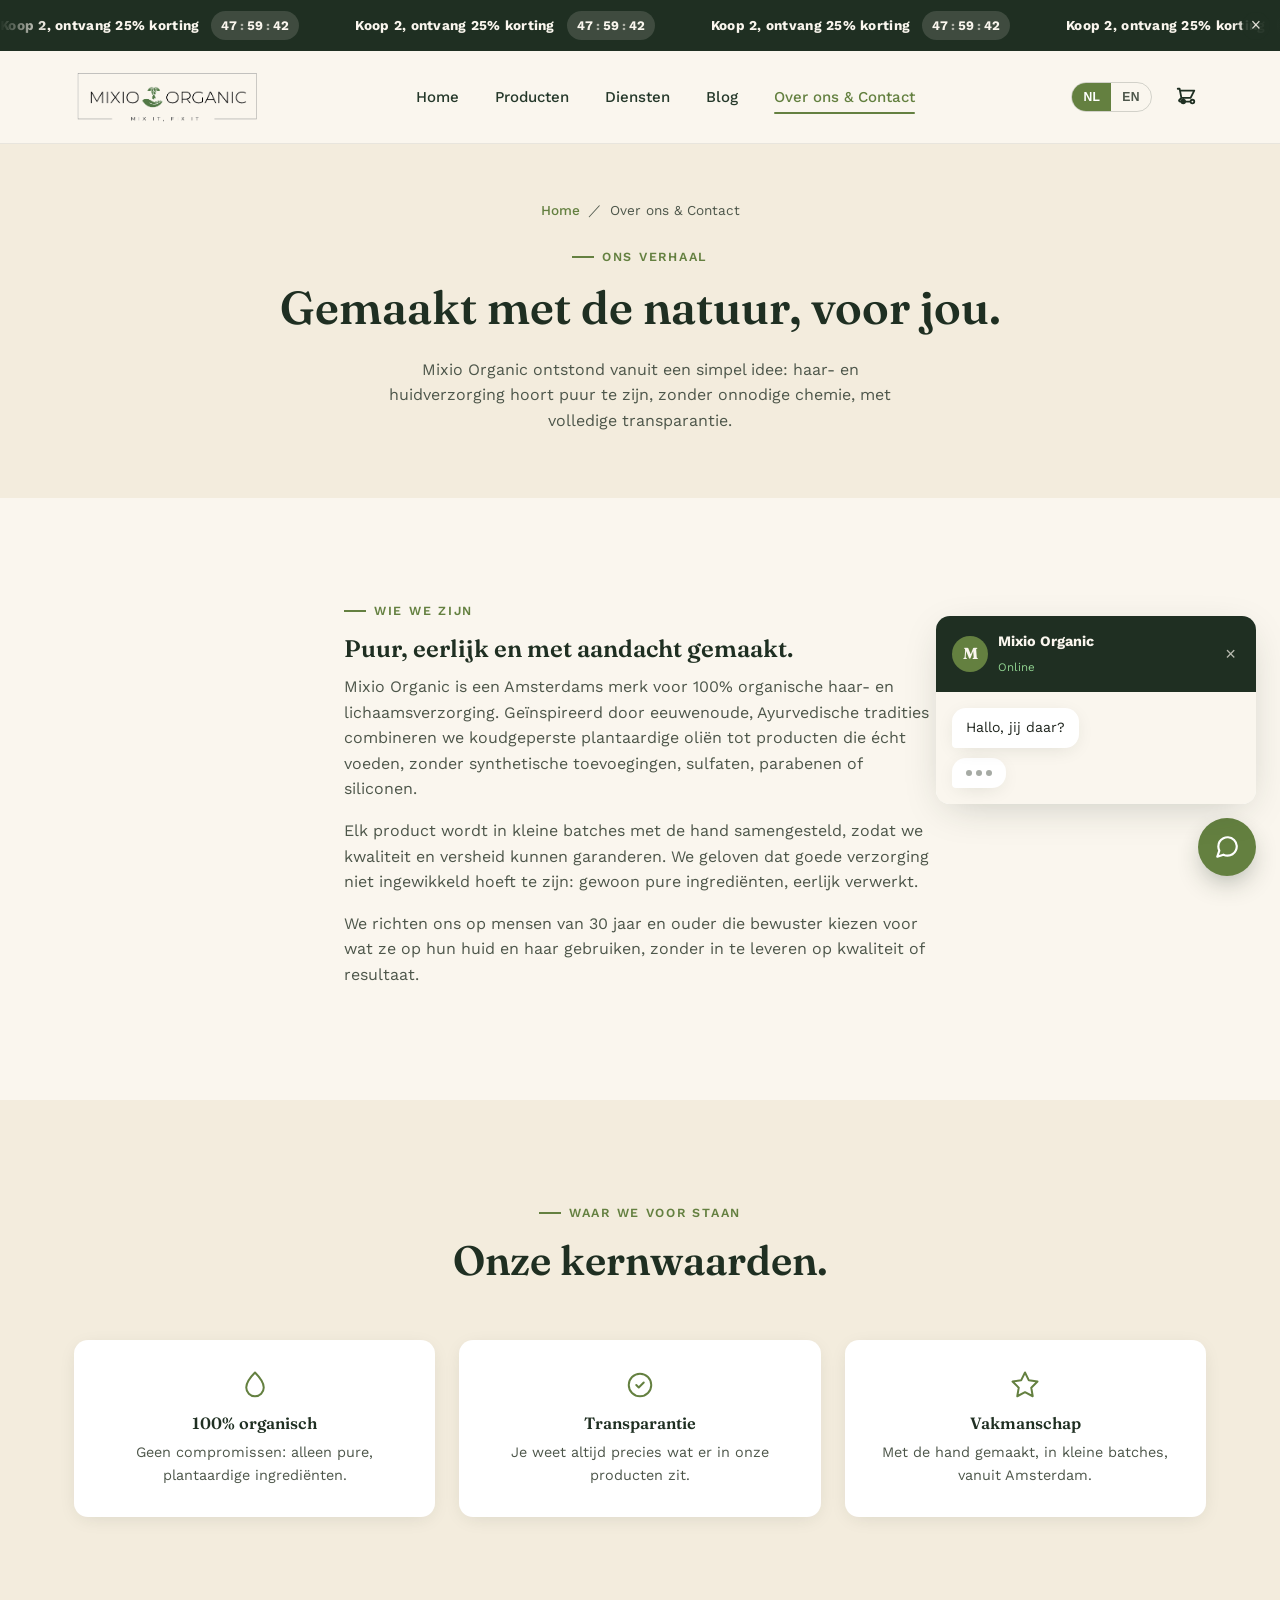
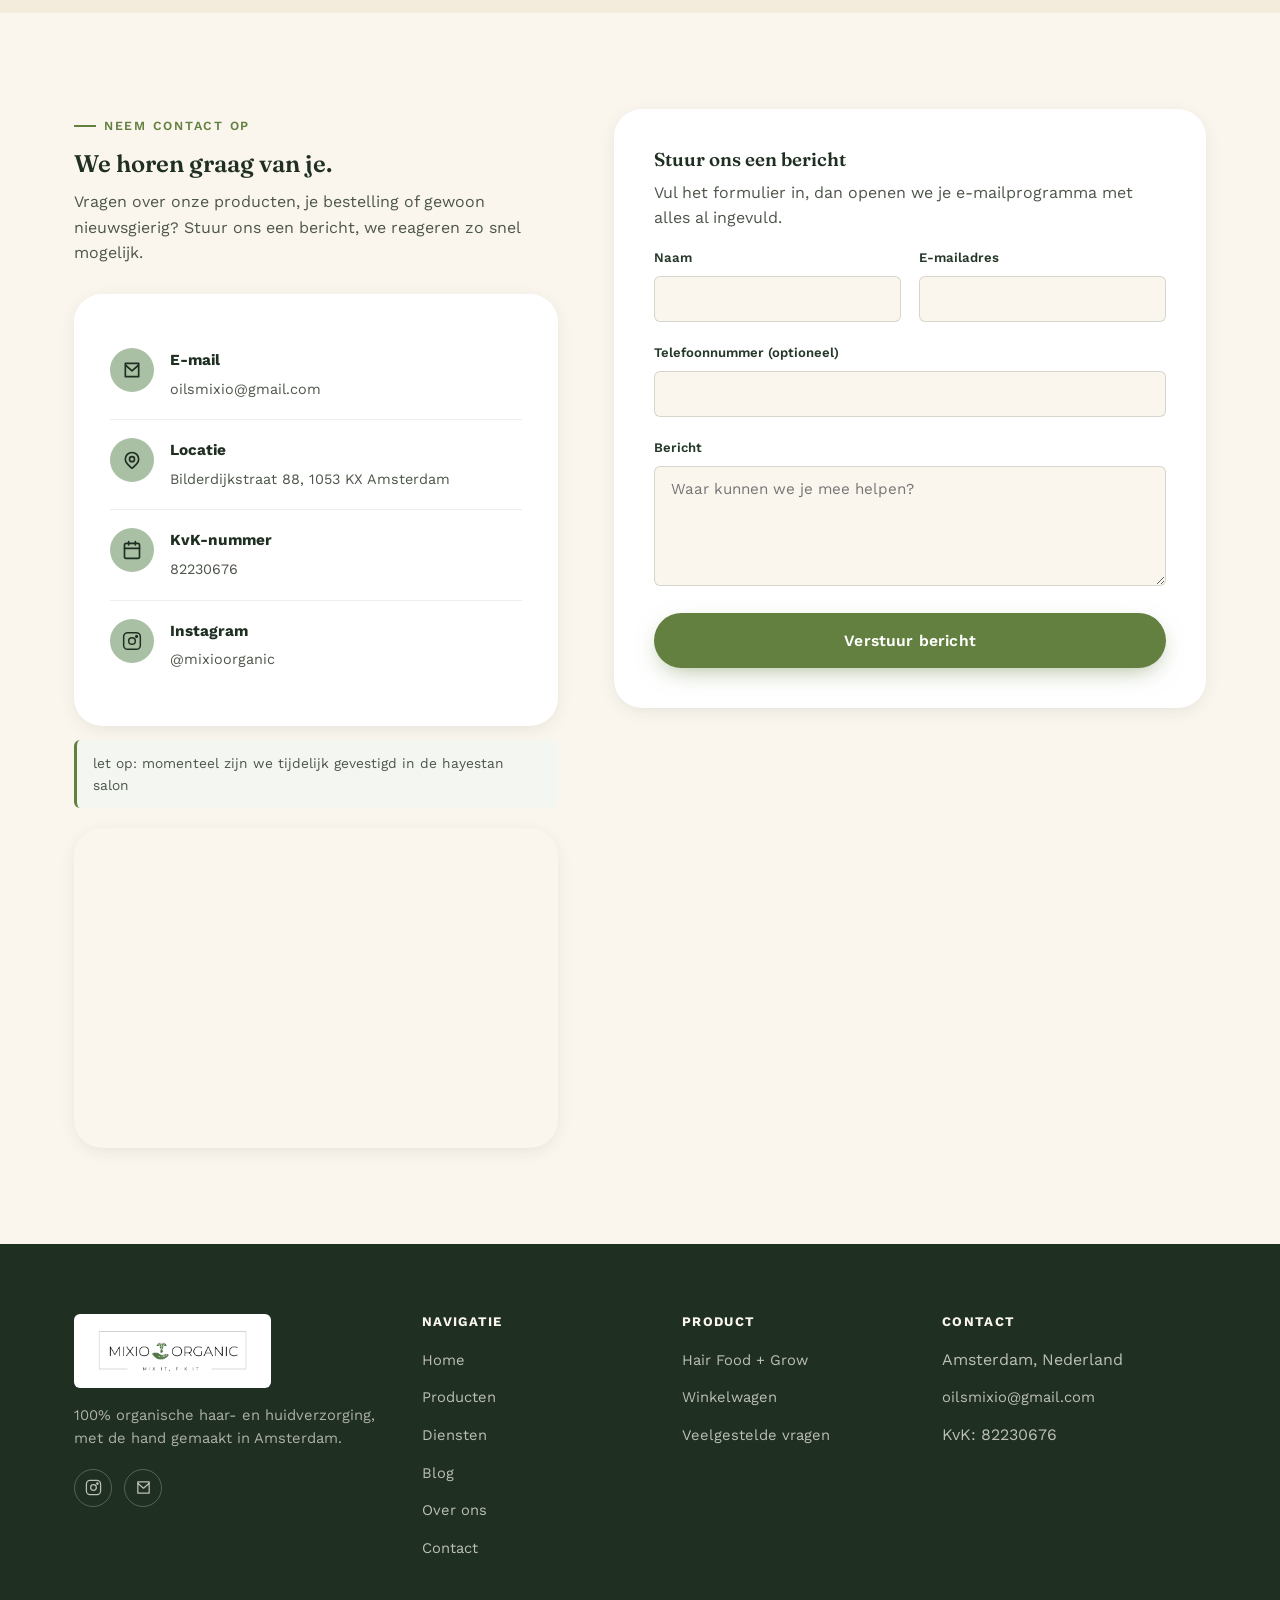
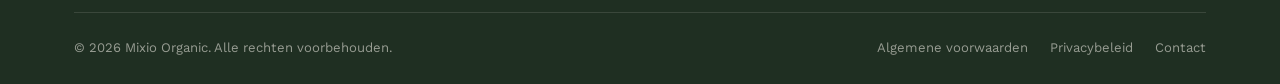
<file: contact.html>
<!DOCTYPE html>
<html lang="nl" data-title-en="About Us &amp; Contact | Mixio Organic" data-desc-en="Get to know Mixio Organic: 100% organic hair and skin care from Amsterdam. Contact us for questions or personal advice.">
<head>
<meta charset="UTF-8">
<meta name="viewport" content="width=device-width, initial-scale=1.0">
<title>Over ons &amp; Contact | Mixio Organic</title>
<meta name="description" content="Maak kennis met Mixio Organic: 100% organische haar- en huidverzorging uit Amsterdam. Neem contact met ons op voor vragen of persoonlijk advies.">
<link rel="icon" type="image/png" sizes="32x32" href="assets/img/favicon-32.png">
<link rel="apple-touch-icon" sizes="180x180" href="assets/img/favicon-180.png">
<link rel="stylesheet" href="css/style.css">
<script type="application/ld+json">
{
  "@context": "https://schema.org",
  "@type": "HairSalon",
  "name": "Mixio Organic",
  "image": "https://www.mixioorganic.nl/assets/img/logo-horizontal.png",
  "url": "https://www.mixioorganic.nl/",
  "email": "oilsmixio@gmail.com",
  "description": "Mixio Organic maakt 100% organische haar- en huidverzorging en biedt salonbehandelingen (Scalp Treatment, Head Spa, Natuurlijk Verven) in Amsterdam.",
  "address": {
    "@type": "PostalAddress",
    "streetAddress": "Bilderdijkstraat 88",
    "postalCode": "1053 KX",
    "addressLocality": "Amsterdam",
    "addressCountry": "NL"
  },
  "sameAs": ["https://www.instagram.com/mixioorganic?igsi=bHpkOWozNjJlZ3Fl&utm_source=qr"],
  "priceRange": "€€"
}
</script>
</head>
<body>

<!-- ===================== PROMO BANNER ===================== -->
<div class="promo-banner" id="promoBanner">
  <div class="promo-marquee">
    <div class="promo-marquee-track">
      <div class="promo-marquee-group">
        <a href="producten.html" class="promo-banner-link">
          <span class="promo-banner-text" data-en="Buy 2, get 25% off">Koop 2, ontvang 25% korting</span>
          <span class="promo-banner-timer" aria-live="polite"><span class="promo-hours">48</span><span class="sep">:</span><span class="promo-minutes">00</span><span class="sep">:</span><span class="promo-seconds">00</span></span>
        </a>
        <a href="producten.html" class="promo-banner-link">
          <span class="promo-banner-text" data-en="Buy 2, get 25% off">Koop 2, ontvang 25% korting</span>
          <span class="promo-banner-timer" aria-live="polite"><span class="promo-hours">48</span><span class="sep">:</span><span class="promo-minutes">00</span><span class="sep">:</span><span class="promo-seconds">00</span></span>
        </a>
        <a href="producten.html" class="promo-banner-link">
          <span class="promo-banner-text" data-en="Buy 2, get 25% off">Koop 2, ontvang 25% korting</span>
          <span class="promo-banner-timer" aria-live="polite"><span class="promo-hours">48</span><span class="sep">:</span><span class="promo-minutes">00</span><span class="sep">:</span><span class="promo-seconds">00</span></span>
        </a>
        <a href="producten.html" class="promo-banner-link">
          <span class="promo-banner-text" data-en="Buy 2, get 25% off">Koop 2, ontvang 25% korting</span>
          <span class="promo-banner-timer" aria-live="polite"><span class="promo-hours">48</span><span class="sep">:</span><span class="promo-minutes">00</span><span class="sep">:</span><span class="promo-seconds">00</span></span>
        </a>
        <a href="producten.html" class="promo-banner-link">
          <span class="promo-banner-text" data-en="Buy 2, get 25% off">Koop 2, ontvang 25% korting</span>
          <span class="promo-banner-timer" aria-live="polite"><span class="promo-hours">48</span><span class="sep">:</span><span class="promo-minutes">00</span><span class="sep">:</span><span class="promo-seconds">00</span></span>
        </a>
        <a href="producten.html" class="promo-banner-link">
          <span class="promo-banner-text" data-en="Buy 2, get 25% off">Koop 2, ontvang 25% korting</span>
          <span class="promo-banner-timer" aria-live="polite"><span class="promo-hours">48</span><span class="sep">:</span><span class="promo-minutes">00</span><span class="sep">:</span><span class="promo-seconds">00</span></span>
        </a>
      </div>
      <div class="promo-marquee-group" aria-hidden="true">
        <a href="producten.html" class="promo-banner-link" tabindex="-1">
          <span class="promo-banner-text" data-en="Buy 2, get 25% off">Koop 2, ontvang 25% korting</span>
          <span class="promo-banner-timer"><span class="promo-hours">48</span><span class="sep">:</span><span class="promo-minutes">00</span><span class="sep">:</span><span class="promo-seconds">00</span></span>
        </a>
        <a href="producten.html" class="promo-banner-link" tabindex="-1">
          <span class="promo-banner-text" data-en="Buy 2, get 25% off">Koop 2, ontvang 25% korting</span>
          <span class="promo-banner-timer"><span class="promo-hours">48</span><span class="sep">:</span><span class="promo-minutes">00</span><span class="sep">:</span><span class="promo-seconds">00</span></span>
        </a>
        <a href="producten.html" class="promo-banner-link" tabindex="-1">
          <span class="promo-banner-text" data-en="Buy 2, get 25% off">Koop 2, ontvang 25% korting</span>
          <span class="promo-banner-timer"><span class="promo-hours">48</span><span class="sep">:</span><span class="promo-minutes">00</span><span class="sep">:</span><span class="promo-seconds">00</span></span>
        </a>
        <a href="producten.html" class="promo-banner-link" tabindex="-1">
          <span class="promo-banner-text" data-en="Buy 2, get 25% off">Koop 2, ontvang 25% korting</span>
          <span class="promo-banner-timer"><span class="promo-hours">48</span><span class="sep">:</span><span class="promo-minutes">00</span><span class="sep">:</span><span class="promo-seconds">00</span></span>
        </a>
        <a href="producten.html" class="promo-banner-link" tabindex="-1">
          <span class="promo-banner-text" data-en="Buy 2, get 25% off">Koop 2, ontvang 25% korting</span>
          <span class="promo-banner-timer"><span class="promo-hours">48</span><span class="sep">:</span><span class="promo-minutes">00</span><span class="sep">:</span><span class="promo-seconds">00</span></span>
        </a>
        <a href="producten.html" class="promo-banner-link" tabindex="-1">
          <span class="promo-banner-text" data-en="Buy 2, get 25% off">Koop 2, ontvang 25% korting</span>
          <span class="promo-banner-timer"><span class="promo-hours">48</span><span class="sep">:</span><span class="promo-minutes">00</span><span class="sep">:</span><span class="promo-seconds">00</span></span>
        </a>
      </div>
    </div>
  </div>
  <button class="promo-banner-close" id="promoBannerClose" aria-label="Sluiten">×</button>
</div>

<!-- ===================== HEADER ===================== -->
<header class="site-header">
  <nav class="nav container">
    <a href="index.html" class="logo"><img src="assets/img/logo-horizontal.png" alt="Mixio Organic" class="logo-img"></a>
    <ul class="nav-links" id="navLinks">
      <li><a href="index.html" data-en="Home">Home</a></li>
      <li><a href="producten.html" data-en="Products">Producten</a></li>
      <li><a href="diensten.html" data-en="Services">Diensten</a></li>
      <li><a href="blog" data-en="Blog">Blog</a></li>
      <li><a href="contact.html" class="active" data-en="About &amp; Contact">Over ons &amp; Contact</a></li>
    </ul>
    <div class="nav-cta">
      <div class="lang-switch" role="group" aria-label="Taal / Language">
        <button type="button" data-lang="nl">NL</button>
        <button type="button" data-lang="en">EN</button>
      </div>
      <a href="cart.html" class="cart-link" aria-label="Winkelwagen">
        <svg viewBox="0 0 24 24" fill="none" stroke="currentColor" stroke-width="2"><path stroke-linecap="round" stroke-linejoin="round" d="M3 3h2l.4 2M7 13h10l4-8H5.4M7 13L5.4 5M7 13l-2.293 2.293c-.63.63-.184 1.707.707 1.707H17m-10 0a2 2 0 104 0 2 2 0 00-4 0zm10 0a2 2 0 104 0 2 2 0 00-4 0z"/></svg>
        <span class="cart-badge" id="cartBadge" hidden>0</span>
      </a>
      <button class="nav-toggle" id="navToggle" aria-label="Menu" aria-expanded="false">
        <span></span><span></span><span></span>
      </button>
    </div>
  </nav>
</header>

<!-- ===================== PAGE HERO ===================== -->
<section class="page-hero">
  <div class="container">
    <div class="breadcrumb"><a href="index.html" data-en="Home">Home</a><span>／</span><span data-en="About &amp; Contact">Over ons &amp; Contact</span></div>
    <span class="eyebrow" style="justify-content:center;" data-en="Our story">Ons verhaal</span>
    <h1 data-en="Made with nature, for you.">Gemaakt met de natuur, voor jou.</h1>
    <p style="max-width:52ch;margin:0 auto;" data-en="Mixio Organic was born from a simple idea: hair and skin care should be pure, free from unnecessary chemicals, with full transparency.">Mixio Organic ontstond vanuit een simpel idee: haar- en huidverzorging hoort puur te zijn, zonder onnodige chemie, met volledige transparantie.</p>
  </div>
</section>

<main>
  <!-- ===================== OVER ONS ===================== -->
  <section class="section">
    <div class="container" style="max-width:64ch;">
      <div class="reveal">
        <span class="eyebrow" data-en="Who we are">Wie we zijn</span>
        <h2 data-en="Pure, honest and made with care.">Puur, eerlijk en met aandacht gemaakt.</h2>
        <p data-en="Mixio Organic is an Amsterdam brand for 100% organic hair and body care. Inspired by centuries-old Ayurvedic traditions, we blend cold-pressed plant oils into products that truly nourish, free from synthetic additives, sulfates, parabens or silicones.">Mixio Organic is een Amsterdams merk voor 100% organische haar- en lichaamsverzorging. Geïnspireerd door eeuwenoude, Ayurvedische tradities combineren we koudgeperste plantaardige oliën tot producten die écht voeden, zonder synthetische toevoegingen, sulfaten, parabenen of siliconen.</p>
        <p data-en="Every product is handmade in small batches, so we can guarantee quality and freshness. We believe good care doesn't have to be complicated: just pure ingredients, honestly made.">Elk product wordt in kleine batches met de hand samengesteld, zodat we kwaliteit en versheid kunnen garanderen. We geloven dat goede verzorging niet ingewikkeld hoeft te zijn: gewoon pure ingrediënten, eerlijk verwerkt.</p>
        <p data-en="We focus on people aged 30 and up who make more conscious choices about what they use on their skin and hair, without compromising on quality or results.">We richten ons op mensen van 30 jaar en ouder die bewuster kiezen voor wat ze op hun huid en haar gebruiken, zonder in te leveren op kwaliteit of resultaat.</p>
      </div>
    </div>
  </section>

  <!-- ===================== ONZE WAARDEN ===================== -->
  <section class="section section-cream2">
    <div class="container">
      <div class="section-header reveal">
        <span class="eyebrow" data-en="What we stand for">Waar we voor staan</span>
        <h2 data-en="Our core values.">Onze kernwaarden.</h2>
      </div>
      <div class="value-grid">
        <div class="value-card reveal">
          <svg viewBox="0 0 24 24" fill="none" stroke="currentColor" stroke-width="1.6"><path stroke-linecap="round" stroke-linejoin="round" d="M12 2C8 6 5 10.5 5 14a7 7 0 0014 0c0-3.5-3-8-7-12z"/></svg>
          <h3 data-en="100% organic">100% organisch</h3>
          <p data-en="No compromises: only pure, plant-based ingredients.">Geen compromissen: alleen pure, plantaardige ingrediënten.</p>
        </div>
        <div class="value-card reveal">
          <svg viewBox="0 0 24 24" fill="none" stroke="currentColor" stroke-width="1.6"><path stroke-linecap="round" stroke-linejoin="round" d="M9 12l2 2 4-4m6 2a9 9 0 11-18 0 9 9 0 0118 0z"/></svg>
          <h3 data-en="Transparency">Transparantie</h3>
          <p data-en="You always know exactly what's in our products.">Je weet altijd precies wat er in onze producten zit.</p>
        </div>
        <div class="value-card reveal">
          <svg viewBox="0 0 24 24" fill="none" stroke="currentColor" stroke-width="1.6"><path stroke-linecap="round" stroke-linejoin="round" d="M12 2l3.09 6.26L22 9.27l-5 4.87L18.18 21 12 17.77 5.82 21 7 14.14 2 9.27l6.91-1.01L12 2z"/></svg>
          <h3 data-en="Craftsmanship">Vakmanschap</h3>
          <p data-en="Handmade, in small batches, from Amsterdam.">Met de hand gemaakt, in kleine batches, vanuit Amsterdam.</p>
        </div>
      </div>
    </div>
  </section>

  <!-- ===================== CONTACT ===================== -->
  <section class="section" id="contact">
    <div class="container contact-grid">

      <!-- Contact info -->
      <div class="reveal">
        <span class="eyebrow" data-en="Get in touch">Neem contact op</span>
        <h2 data-en="We'd love to hear from you.">We horen graag van je.</h2>
        <p data-en="Questions about our products, your order, or just curious? Send us a message and we'll get back to you as soon as possible.">Vragen over onze producten, je bestelling of gewoon nieuwsgierig? Stuur ons een bericht, we reageren zo snel mogelijk.</p>

        <div class="contact-card" style="margin-top:28px;">
          <div class="contact-item">
            <div class="icon-wrap">
              <svg viewBox="0 0 24 24" fill="none" stroke="currentColor" stroke-width="2"><path d="M4 4h16v16H4z" stroke-linejoin="round"/><path d="M4 6l8 7 8-7" stroke-linejoin="round"/></svg>
            </div>
            <div>
              <strong data-en="Email">E-mail</strong>
              <a href="mailto:oilsmixio@gmail.com">oilsmixio@gmail.com</a>
            </div>
          </div>
          <div class="contact-item">
            <div class="icon-wrap">
              <svg viewBox="0 0 24 24" fill="none" stroke="currentColor" stroke-width="2"><path stroke-linecap="round" stroke-linejoin="round" d="M17.657 16.657L13.414 20.9a2 2 0 01-2.828 0l-4.243-4.243a8 8 0 1111.314 0z"/><circle cx="12" cy="11" r="3"/></svg>
            </div>
            <div>
              <strong data-en="Location">Locatie</strong>
              <span>Bilderdijkstraat 88, 1053 KX Amsterdam</span>
            </div>
          </div>
          <div class="contact-item">
            <div class="icon-wrap">
              <svg viewBox="0 0 24 24" fill="none" stroke="currentColor" stroke-width="2"><rect x="3" y="4" width="18" height="18" rx="2"/><path stroke-linecap="round" d="M16 2v4M8 2v4M3 10h18"/></svg>
            </div>
            <div>
              <strong data-en="KvK number">KvK-nummer</strong>
              <span>82230676</span>
            </div>
          </div>
          <div class="contact-item">
            <div class="icon-wrap">
              <svg viewBox="0 0 24 24" fill="none" stroke="currentColor" stroke-width="1.8"><rect x="2" y="2" width="20" height="20" rx="5"/><circle cx="12" cy="12" r="4"/><circle cx="17.5" cy="6.5" r="1"/></svg>
            </div>
            <div>
              <strong>Instagram</strong>
              <a href="https://www.instagram.com/mixioorganic?igsi=bHpkOWozNjJlZ3Fl&utm_source=qr" target="_blank" rel="noopener">@mixioorganic</a>
            </div>
          </div>
        </div>

        <p class="location-note" data-en="please note: we are currently temporarily housed at the hayestan salon">let op: momenteel zijn we tijdelijk gevestigd in de hayestan salon</p>

        <div class="map-embed">
          <iframe src="https://www.google.com/maps?q=Bilderdijkstraat+88,+1053+KX+Amsterdam&output=embed" width="100%" height="100%" style="border:0;" allowfullscreen loading="lazy" referrerpolicy="no-referrer-when-downgrade" title="Locatie Mixio Organic, Bilderdijkstraat 88, Amsterdam"></iframe>
        </div>
      </div>

      <!-- Contact form -->
      <div class="reveal">
        <div class="form-card">
          <h3 data-en="Send us a message">Stuur ons een bericht</h3>
          <p data-en="Fill in the form and we'll open your email program with everything already filled in.">Vul het formulier in, dan openen we je e-mailprogramma met alles al ingevuld.</p>
          <form id="contactForm">
            <div class="form-row">
              <div class="field">
                <label for="naam" data-en="Name">Naam</label>
                <input type="text" id="naam" name="naam" required>
              </div>
              <div class="field">
                <label for="email" data-en="Email address">E-mailadres</label>
                <input type="email" id="email" name="email" required>
              </div>
            </div>
            <div class="field">
              <label for="telefoon" data-en="Phone number (optional)">Telefoonnummer (optioneel)</label>
              <input type="tel" id="telefoon" name="telefoon">
            </div>
            <div class="field">
              <label for="bericht" data-en="Message">Bericht</label>
              <textarea id="bericht" name="bericht" required placeholder="Waar kunnen we je mee helpen?" data-en-placeholder="How can we help you?"></textarea>
            </div>
            <button type="submit" class="btn btn-primary btn-block" data-en="Send message">Verstuur bericht</button>
            <div class="form-msg" id="formMsg"></div>
          </form>
        </div>
      </div>
    </div>
  </section>
</main>

<!-- ===================== FOOTER ===================== -->
<footer class="site-footer">
  <div class="container">
    <div class="footer-grid">
      <div>
        <a href="index.html" class="logo"><img src="assets/img/logo-horizontal.png" alt="Mixio Organic" class="logo-img"></a>
        <p style="margin-top:16px;" data-en="100% organic hair and skin care, handmade in Amsterdam.">100% organische haar- en huidverzorging, met de hand gemaakt in Amsterdam.</p>
        <div class="social-row">
          <a href="https://www.instagram.com/mixioorganic?igsi=bHpkOWozNjJlZ3Fl&utm_source=qr" target="_blank" rel="noopener" aria-label="Instagram">
            <svg viewBox="0 0 24 24" fill="none" stroke="currentColor" stroke-width="1.8"><rect x="2" y="2" width="20" height="20" rx="5"/><circle cx="12" cy="12" r="4"/><circle cx="17.5" cy="6.5" r="1"/></svg>
          </a>
          <a href="mailto:oilsmixio@gmail.com" aria-label="E-mail">
            <svg viewBox="0 0 24 24" fill="none" stroke="currentColor" stroke-width="1.8"><path d="M4 4h16v16H4z" stroke-linejoin="round"/><path d="M4 6l8 7 8-7" stroke-linejoin="round"/></svg>
          </a>
        </div>
      </div>
      <div>
        <h4 data-en="Navigation">Navigatie</h4>
        <ul>
          <li><a href="index.html" data-en="Home">Home</a></li>
          <li><a href="producten.html" data-en="Products">Producten</a></li>
          <li><a href="diensten.html" data-en="Services">Diensten</a></li>
          <li><a href="blog" data-en="Blog">Blog</a></li>
          <li><a href="contact.html" data-en="About us">Over ons</a></li>
          <li><a href="contact.html">Contact</a></li>
        </ul>
      </div>
      <div>
        <h4>Product</h4>
        <ul>
          <li><a href="producten.html">Hair Food + Grow</a></li>
          <li><a href="cart.html" data-en="Cart">Winkelwagen</a></li>
          <li><a href="producten.html#veelgesteld" data-en="FAQ">Veelgestelde vragen</a></li>
        </ul>
      </div>
      <div>
        <h4>Contact</h4>
        <ul>
          <li data-en="Amsterdam, Netherlands">Amsterdam, Nederland</li>
          <li><a href="mailto:oilsmixio@gmail.com">oilsmixio@gmail.com</a></li>
          <li>KvK: 82230676</li>
        </ul>
      </div>
    </div>
    <div class="footer-bottom">
      <span data-en="&#169; &lt;span data-year&gt;2026&lt;/span&gt; Mixio Organic. All rights reserved.">© <span data-year>2026</span> Mixio Organic. Alle rechten voorbehouden.</span>
      <ul>
        <li><a href="voorwaarden.html" data-en="Terms &amp; Conditions">Algemene voorwaarden</a></li>
        <li><a href="privacybeleid.html" data-en="Privacy Policy">Privacybeleid</a></li>
        <li><a href="contact.html">Contact</a></li>
      </ul>
    </div>
  </div>
</footer>

<!-- ===================== PROMO POPUP ===================== -->
<div class="modal-overlay" id="promoPopup">
  <div class="modal promo-modal" role="dialog" aria-modal="true" aria-labelledby="promoPopupTitle">
    <button class="modal-close" data-promo-popup-close aria-label="Sluiten">
      <svg viewBox="0 0 24 24" fill="none" stroke="currentColor" stroke-width="2"><path stroke-linecap="round" d="M18 6L6 18M6 6l12 12"/></svg>
    </button>
    <span class="promo-modal-badge" data-en="25% OFF">25% KORTING</span>
    <h3 id="promoPopupTitle" data-en="Be quick!">Wees snel!</h3>
    <p data-en="For a limited time, get 25% off when you buy 2 Hair Food + Grow. Don't miss it.">Voor beperkte tijd ontvang je 25% korting bij 2 stuks Hair Food + Grow. Mis 'm niet.</p>
    <div class="modal-actions">
      <a href="producten.html#bestellen" class="btn btn-primary" data-en="View the offer">Bekijk de actie</a>
      <button class="btn btn-outline" data-promo-popup-close data-en="Not now">Niet nu</button>
    </div>
  </div>
</div>

<!-- ===================== CHAT WIDGET ===================== -->
<div class="chat-widget" id="chatWidget">
  <div class="chat-window" id="chatWindow">
    <div class="chat-header">
      <div class="chat-header-info">
        <div class="chat-avatar">M</div>
        <div>
          <strong>Mixio Organic</strong>
          <span class="chat-status">Online</span>
        </div>
      </div>
      <button class="chat-close" id="chatClose" aria-label="Sluiten">×</button>
    </div>
    <div class="chat-body" id="chatBody"></div>
  </div>
  <button class="chat-toggle" id="chatToggle" aria-label="Chat openen">
    <svg viewBox="0 0 24 24" fill="none" stroke="currentColor" stroke-width="2"><path stroke-linecap="round" stroke-linejoin="round" d="M21 11.5a8.38 8.38 0 01-.9 3.8 8.5 8.5 0 01-7.6 4.7 8.38 8.38 0 01-3.8-.9L3 21l1.9-5.7a8.38 8.38 0 01-.9-3.8 8.5 8.5 0 014.7-7.6 8.38 8.38 0 013.8-.9h.5a8.48 8.48 0 018 8v.5z"/></svg>
  </button>
</div>

<script src="js/script.js"></script>
</body>
</html>
</file>
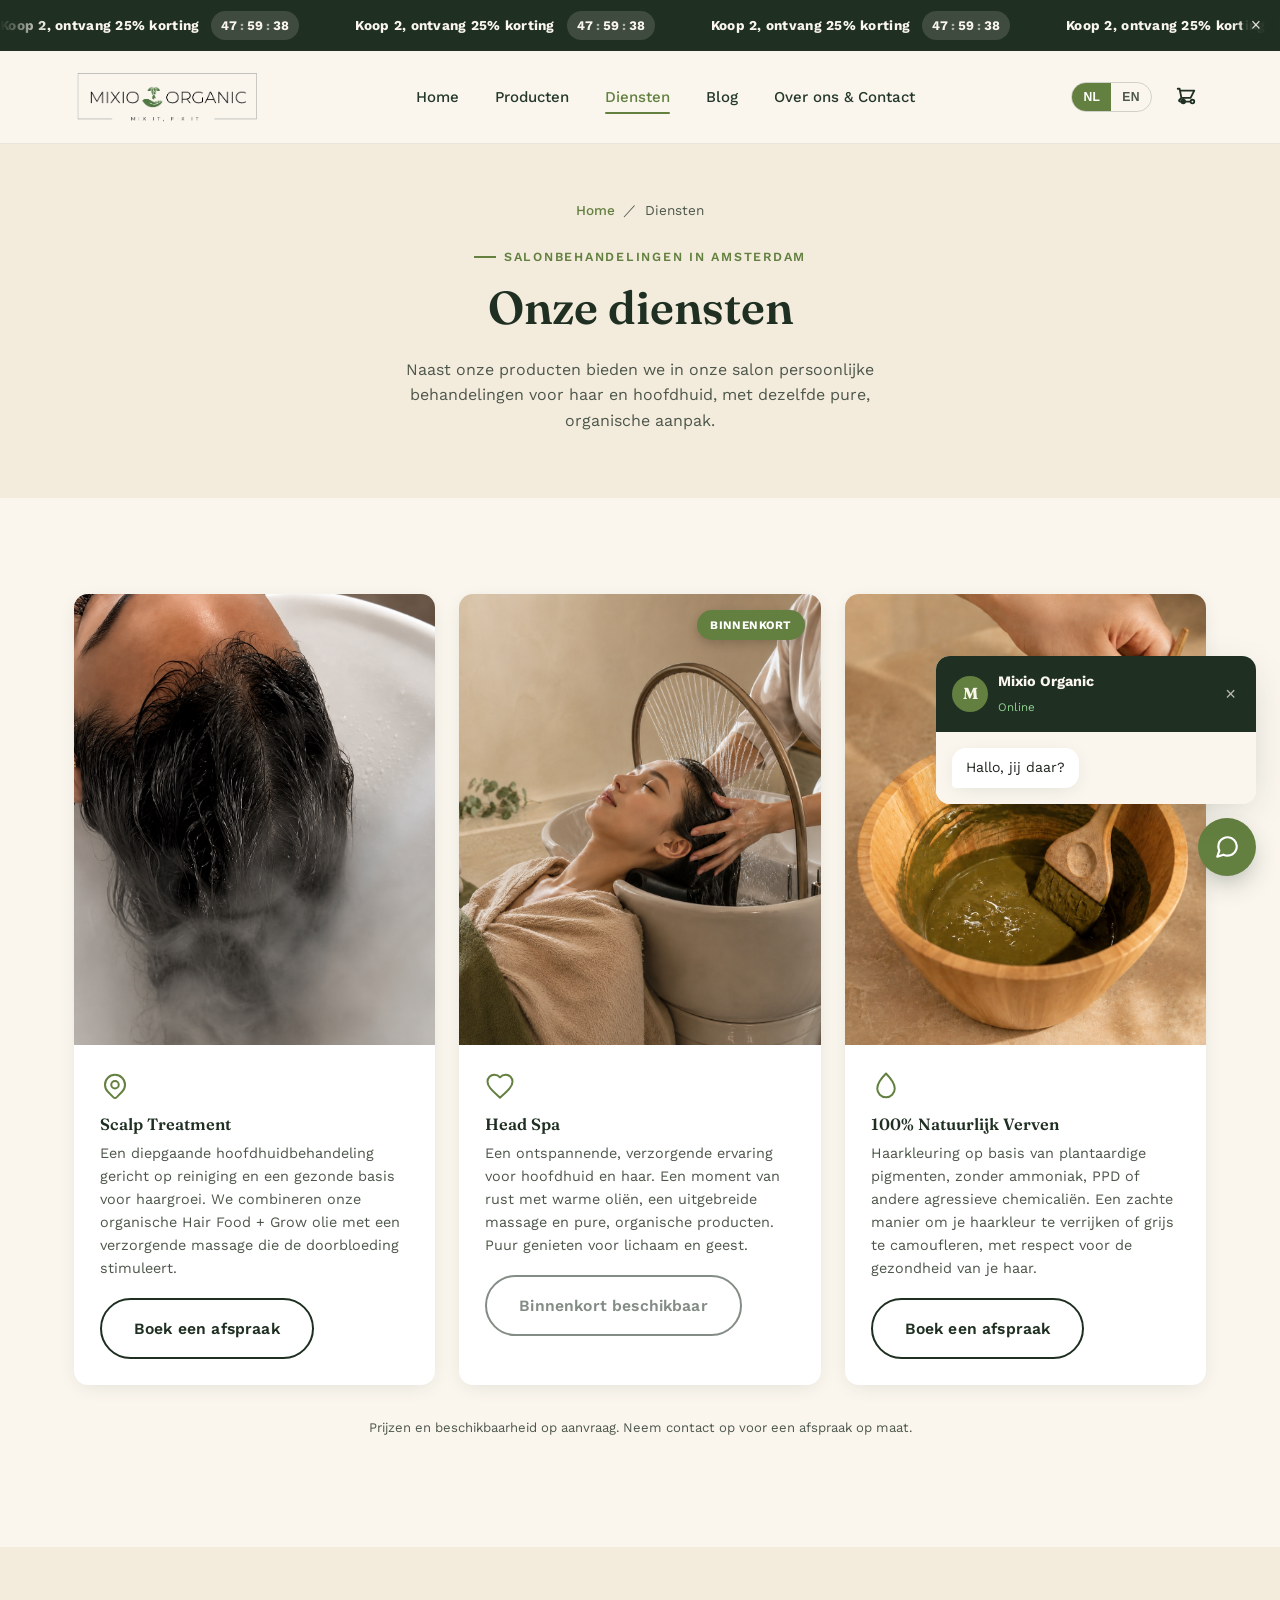
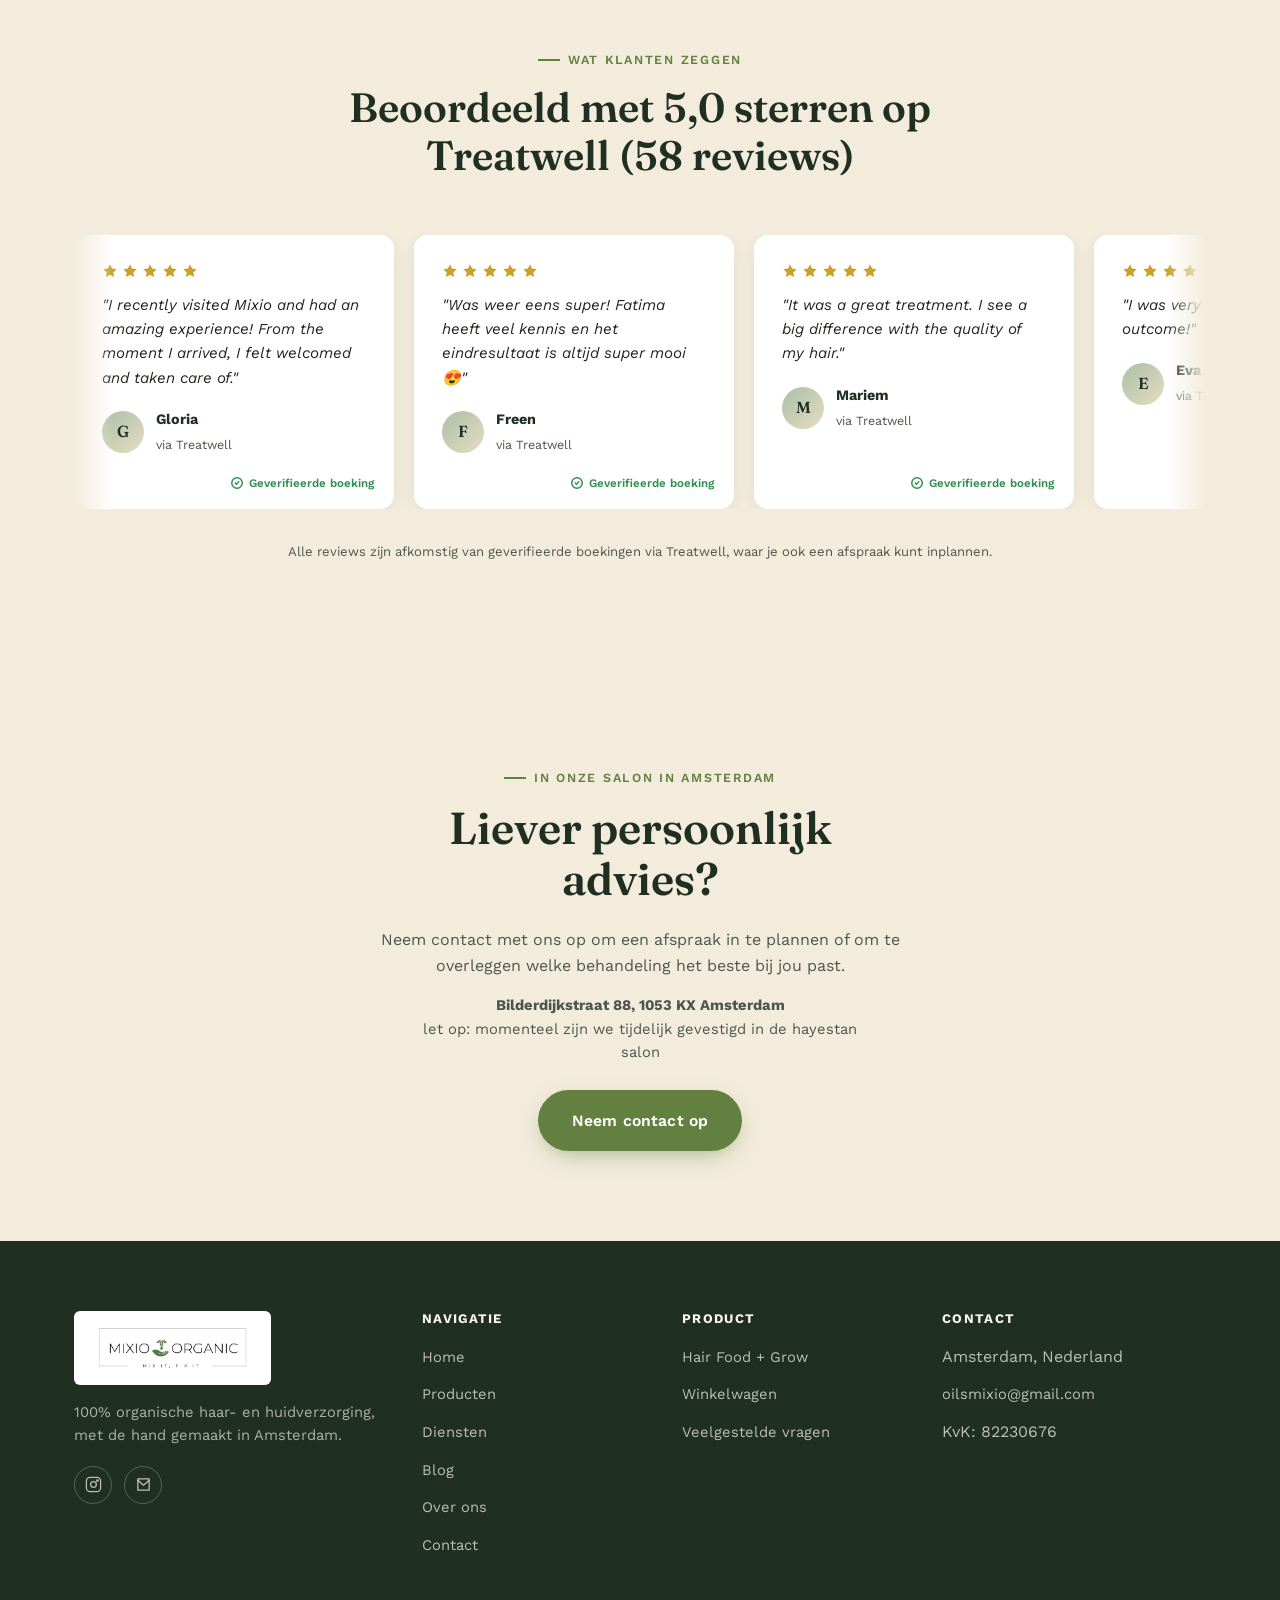
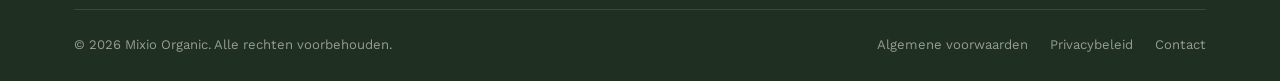
<file: diensten.html>
<!DOCTYPE html>
<html lang="nl" data-title-en="Services | Mixio Organic" data-desc-en="Discover Mixio Organic's salon treatments in Amsterdam: Scalp Treatment, Head Spa and 100% natural hair dyeing, with the same pure, organic approach as our products.">
<head>
<meta charset="UTF-8">
<meta name="viewport" content="width=device-width, initial-scale=1.0">
<title>Diensten | Mixio Organic</title>
<meta name="description" content="Ontdek de salonbehandelingen van Mixio Organic in Amsterdam: Scalp Treatment, Head Spa en 100% natuurlijk verven, met dezelfde pure, organische aanpak als onze producten.">
<link rel="icon" type="image/png" sizes="32x32" href="assets/img/favicon-32.png">
<link rel="apple-touch-icon" sizes="180x180" href="assets/img/favicon-180.png">
<link rel="stylesheet" href="css/style.css">
<script type="application/ld+json">
{
  "@context": "https://schema.org",
  "@type": "HairSalon",
  "name": "Mixio Organic",
  "image": "https://www.mixioorganic.nl/assets/img/logo-horizontal.png",
  "url": "https://www.mixioorganic.nl/",
  "email": "oilsmixio@gmail.com",
  "description": "Mixio Organic maakt 100% organische haar- en huidverzorging en biedt salonbehandelingen (Scalp Treatment, Head Spa, Natuurlijk Verven) in Amsterdam.",
  "address": {
    "@type": "PostalAddress",
    "streetAddress": "Bilderdijkstraat 88",
    "postalCode": "1053 KX",
    "addressLocality": "Amsterdam",
    "addressCountry": "NL"
  },
  "sameAs": ["https://www.instagram.com/mixioorganic?igsi=bHpkOWozNjJlZ3Fl&utm_source=qr"],
  "priceRange": "€€"
}
</script>
</head>
<body>

<!-- ===================== PROMO BANNER ===================== -->
<div class="promo-banner" id="promoBanner">
  <div class="promo-marquee">
    <div class="promo-marquee-track">
      <div class="promo-marquee-group">
        <a href="producten.html" class="promo-banner-link">
          <span class="promo-banner-text" data-en="Buy 2, get 25% off">Koop 2, ontvang 25% korting</span>
          <span class="promo-banner-timer" aria-live="polite"><span class="promo-hours">48</span><span class="sep">:</span><span class="promo-minutes">00</span><span class="sep">:</span><span class="promo-seconds">00</span></span>
        </a>
        <a href="producten.html" class="promo-banner-link">
          <span class="promo-banner-text" data-en="Buy 2, get 25% off">Koop 2, ontvang 25% korting</span>
          <span class="promo-banner-timer" aria-live="polite"><span class="promo-hours">48</span><span class="sep">:</span><span class="promo-minutes">00</span><span class="sep">:</span><span class="promo-seconds">00</span></span>
        </a>
        <a href="producten.html" class="promo-banner-link">
          <span class="promo-banner-text" data-en="Buy 2, get 25% off">Koop 2, ontvang 25% korting</span>
          <span class="promo-banner-timer" aria-live="polite"><span class="promo-hours">48</span><span class="sep">:</span><span class="promo-minutes">00</span><span class="sep">:</span><span class="promo-seconds">00</span></span>
        </a>
        <a href="producten.html" class="promo-banner-link">
          <span class="promo-banner-text" data-en="Buy 2, get 25% off">Koop 2, ontvang 25% korting</span>
          <span class="promo-banner-timer" aria-live="polite"><span class="promo-hours">48</span><span class="sep">:</span><span class="promo-minutes">00</span><span class="sep">:</span><span class="promo-seconds">00</span></span>
        </a>
        <a href="producten.html" class="promo-banner-link">
          <span class="promo-banner-text" data-en="Buy 2, get 25% off">Koop 2, ontvang 25% korting</span>
          <span class="promo-banner-timer" aria-live="polite"><span class="promo-hours">48</span><span class="sep">:</span><span class="promo-minutes">00</span><span class="sep">:</span><span class="promo-seconds">00</span></span>
        </a>
        <a href="producten.html" class="promo-banner-link">
          <span class="promo-banner-text" data-en="Buy 2, get 25% off">Koop 2, ontvang 25% korting</span>
          <span class="promo-banner-timer" aria-live="polite"><span class="promo-hours">48</span><span class="sep">:</span><span class="promo-minutes">00</span><span class="sep">:</span><span class="promo-seconds">00</span></span>
        </a>
      </div>
      <div class="promo-marquee-group" aria-hidden="true">
        <a href="producten.html" class="promo-banner-link" tabindex="-1">
          <span class="promo-banner-text" data-en="Buy 2, get 25% off">Koop 2, ontvang 25% korting</span>
          <span class="promo-banner-timer"><span class="promo-hours">48</span><span class="sep">:</span><span class="promo-minutes">00</span><span class="sep">:</span><span class="promo-seconds">00</span></span>
        </a>
        <a href="producten.html" class="promo-banner-link" tabindex="-1">
          <span class="promo-banner-text" data-en="Buy 2, get 25% off">Koop 2, ontvang 25% korting</span>
          <span class="promo-banner-timer"><span class="promo-hours">48</span><span class="sep">:</span><span class="promo-minutes">00</span><span class="sep">:</span><span class="promo-seconds">00</span></span>
        </a>
        <a href="producten.html" class="promo-banner-link" tabindex="-1">
          <span class="promo-banner-text" data-en="Buy 2, get 25% off">Koop 2, ontvang 25% korting</span>
          <span class="promo-banner-timer"><span class="promo-hours">48</span><span class="sep">:</span><span class="promo-minutes">00</span><span class="sep">:</span><span class="promo-seconds">00</span></span>
        </a>
        <a href="producten.html" class="promo-banner-link" tabindex="-1">
          <span class="promo-banner-text" data-en="Buy 2, get 25% off">Koop 2, ontvang 25% korting</span>
          <span class="promo-banner-timer"><span class="promo-hours">48</span><span class="sep">:</span><span class="promo-minutes">00</span><span class="sep">:</span><span class="promo-seconds">00</span></span>
        </a>
        <a href="producten.html" class="promo-banner-link" tabindex="-1">
          <span class="promo-banner-text" data-en="Buy 2, get 25% off">Koop 2, ontvang 25% korting</span>
          <span class="promo-banner-timer"><span class="promo-hours">48</span><span class="sep">:</span><span class="promo-minutes">00</span><span class="sep">:</span><span class="promo-seconds">00</span></span>
        </a>
        <a href="producten.html" class="promo-banner-link" tabindex="-1">
          <span class="promo-banner-text" data-en="Buy 2, get 25% off">Koop 2, ontvang 25% korting</span>
          <span class="promo-banner-timer"><span class="promo-hours">48</span><span class="sep">:</span><span class="promo-minutes">00</span><span class="sep">:</span><span class="promo-seconds">00</span></span>
        </a>
      </div>
    </div>
  </div>
  <button class="promo-banner-close" id="promoBannerClose" aria-label="Sluiten">×</button>
</div>

<!-- ===================== HEADER ===================== -->
<header class="site-header">
  <nav class="nav container">
    <a href="index.html" class="logo"><img src="assets/img/logo-horizontal.png" alt="Mixio Organic" class="logo-img"></a>
    <ul class="nav-links" id="navLinks">
      <li><a href="index.html" data-en="Home">Home</a></li>
      <li><a href="producten.html" data-en="Products">Producten</a></li>
      <li><a href="diensten.html" class="active" data-en="Services">Diensten</a></li>
      <li><a href="blog" data-en="Blog">Blog</a></li>
      <li><a href="contact.html" data-en="About &amp; Contact">Over ons &amp; Contact</a></li>
    </ul>
    <div class="nav-cta">
      <div class="lang-switch" role="group" aria-label="Taal / Language">
        <button type="button" data-lang="nl">NL</button>
        <button type="button" data-lang="en">EN</button>
      </div>
      <a href="cart.html" class="cart-link" aria-label="Winkelwagen">
        <svg viewBox="0 0 24 24" fill="none" stroke="currentColor" stroke-width="2"><path stroke-linecap="round" stroke-linejoin="round" d="M3 3h2l.4 2M7 13h10l4-8H5.4M7 13L5.4 5M7 13l-2.293 2.293c-.63.63-.184 1.707.707 1.707H17m-10 0a2 2 0 104 0 2 2 0 00-4 0zm10 0a2 2 0 104 0 2 2 0 00-4 0z"/></svg>
        <span class="cart-badge" id="cartBadge" hidden>0</span>
      </a>
      <button class="nav-toggle" id="navToggle" aria-label="Menu" aria-expanded="false">
        <span></span><span></span><span></span>
      </button>
    </div>
  </nav>
</header>

<!-- ===================== PAGE HERO ===================== -->
<section class="page-hero">
  <div class="container">
    <div class="breadcrumb"><a href="index.html" data-en="Home">Home</a><span>／</span><span data-en="Services">Diensten</span></div>
    <span class="eyebrow" style="justify-content:center;" data-en="Salon treatments in Amsterdam">Salonbehandelingen in Amsterdam</span>
    <h1 data-en="Our services">Onze diensten</h1>
    <p style="max-width:52ch;margin:0 auto;" data-en="In addition to our products, our salon offers personal hair and scalp treatments, with the same pure, organic approach.">Naast onze producten bieden we in onze salon persoonlijke behandelingen voor haar en hoofdhuid, met dezelfde pure, organische aanpak.</p>
  </div>
</section>

<main>
  <!-- ===================== DIENSTEN GRID ===================== -->
  <section class="section">
    <div class="container">
      <div class="value-grid">

        <div class="value-card treatment-card reveal in">
          <img src="assets/img/treatment-scalp.png" alt="Scalp Treatment bij Mixio Organic, hoofdhuidbehandeling met rode-lichttherapie">
          <div class="treatment-body">
            <svg viewBox="0 0 24 24" fill="none" stroke="currentColor" stroke-width="1.6"><path stroke-linecap="round" stroke-linejoin="round" d="M17.657 16.657L13.414 20.9a2 2 0 01-2.828 0l-4.243-4.243a8 8 0 1111.314 0z"/><circle cx="12" cy="11" r="3"/></svg>
            <h3>Scalp Treatment</h3>
            <p data-en="An in-depth scalp treatment focused on cleansing and a healthy foundation for hair growth. We combine our organic Hair Food + Grow oil with a nourishing massage that stimulates blood circulation.">Een diepgaande hoofdhuidbehandeling gericht op reiniging en een gezonde basis voor haargroei. We combineren onze organische Hair Food + Grow olie met een verzorgende massage die de doorbloeding stimuleert.</p>
            <a href="https://trea.tw/qc64NGwxjVhm4L97m" target="_blank" rel="noopener" class="btn btn-outline" style="margin-top:18px;" data-en="Book an appointment">Boek een afspraak</a>
          </div>
        </div>

        <div class="value-card treatment-card reveal in">
          <img src="assets/img/treatment-headspa.png" alt="Head Spa bij Mixio Organic, ontspannende hoofdhuidmassage en haarwas">
          <span class="soon-badge" data-en="Coming soon">Binnenkort</span>
          <div class="treatment-body">
            <svg viewBox="0 0 24 24" fill="none" stroke="currentColor" stroke-width="1.6"><path stroke-linecap="round" stroke-linejoin="round" d="M12 21.35l-1.45-1.32C5.4 15.36 2 12.28 2 8.5 2 5.42 4.42 3 7.5 3c1.74 0 3.41.81 4.5 2.09C13.09 3.81 14.76 3 16.5 3 19.58 3 22 5.42 22 8.5c0 3.78-3.4 6.86-8.55 11.54L12 21.35z"/></svg>
            <h3>Head Spa</h3>
            <p data-en="A relaxing, nourishing experience for scalp and hair. A moment of calm with warm oils, an extensive massage and pure, organic products. Pure indulgence for body and mind.">Een ontspannende, verzorgende ervaring voor hoofdhuid en haar. Een moment van rust met warme oliën, een uitgebreide massage en pure, organische producten. Puur genieten voor lichaam en geest.</p>
            <span class="btn btn-outline is-disabled" style="margin-top:18px;" data-en="Coming soon">Binnenkort beschikbaar</span>
          </div>
        </div>

        <div class="value-card treatment-card reveal in">
          <img src="assets/img/treatment-verven.png" alt="100% Natuurlijk Verven bij Mixio Organic, plantaardige haarkleuring">
          <div class="treatment-body">
            <svg viewBox="0 0 24 24" fill="none" stroke="currentColor" stroke-width="1.6"><path stroke-linecap="round" stroke-linejoin="round" d="M12 2C8 6 5 10.5 5 14a7 7 0 0014 0c0-3.5-3-8-7-12z"/></svg>
            <h3 data-en="100% Natural Hair Dyeing">100% Natuurlijk Verven</h3>
            <p data-en="Hair coloring based on plant-based pigments, without ammonia, PPD or other harsh chemicals. A gentle way to enrich your hair color or cover grey, with respect for the health of your hair.">Haarkleuring op basis van plantaardige pigmenten, zonder ammoniak, PPD of andere agressieve chemicaliën. Een zachte manier om je haarkleur te verrijken of grijs te camoufleren, met respect voor de gezondheid van je haar.</p>
            <a href="https://trea.tw/qc64NGwxjVhm4L97m" target="_blank" rel="noopener" class="btn btn-outline" style="margin-top:18px;" data-en="Book an appointment">Boek een afspraak</a>
          </div>
        </div>

      </div>
      <p class="text-center" style="font-size:.82rem;color:var(--ink-soft);margin-top:32px;" data-en="Prices and availability on request. Get in touch for a tailor-made appointment.">Prijzen en beschikbaarheid op aanvraag. Neem contact op voor een afspraak op maat.</p>
    </div>
  </section>

  <!-- ===================== REVIEWS (Treatwell) ===================== -->
  <section class="section section-cream2">
    <div class="container">
      <div class="section-header reveal">
        <span class="eyebrow" data-en="What customers say">Wat klanten zeggen</span>
        <h2 data-en="Rated 5.0 stars on Treatwell (58 reviews)">Beoordeeld met 5,0 sterren op Treatwell (58 reviews)</h2>
      </div>
      <div class="testi-marquee reveal">
        <div class="testi-marquee-track">
          <div class="testi-marquee-group">
          <div class="testi-card">
            <div class="stars">
              <svg viewBox="0 0 24 24" fill="currentColor"><path d="M12 2l3.09 6.26L22 9.27l-5 4.87L18.18 21 12 17.77 5.82 21 7 14.14 2 9.27l6.91-1.01L12 2z"/></svg>
              <svg viewBox="0 0 24 24" fill="currentColor"><path d="M12 2l3.09 6.26L22 9.27l-5 4.87L18.18 21 12 17.77 5.82 21 7 14.14 2 9.27l6.91-1.01L12 2z"/></svg>
              <svg viewBox="0 0 24 24" fill="currentColor"><path d="M12 2l3.09 6.26L22 9.27l-5 4.87L18.18 21 12 17.77 5.82 21 7 14.14 2 9.27l6.91-1.01L12 2z"/></svg>
              <svg viewBox="0 0 24 24" fill="currentColor"><path d="M12 2l3.09 6.26L22 9.27l-5 4.87L18.18 21 12 17.77 5.82 21 7 14.14 2 9.27l6.91-1.01L12 2z"/></svg>
              <svg viewBox="0 0 24 24" fill="currentColor"><path d="M12 2l3.09 6.26L22 9.27l-5 4.87L18.18 21 12 17.77 5.82 21 7 14.14 2 9.27l6.91-1.01L12 2z"/></svg>
            </div>
            <p>"I recently visited Mixio and had an amazing experience! From the moment I arrived, I felt welcomed and taken care of."</p>
            <div class="testi-author">
              <div class="testi-avatar">G</div>
              <div><strong>Gloria</strong><span>via Treatwell</span></div>
            </div>
            <span class="verified-badge">
              <svg viewBox="0 0 24 24" fill="none" stroke="currentColor" stroke-width="2.5"><path stroke-linecap="round" stroke-linejoin="round" d="M9 12l2 2 4-4m6 2a9 9 0 11-18 0 9 9 0 0118 0z"/></svg>
              <span data-en="Verified booking">Geverifieerde boeking</span>
            </span>
          </div>
          <div class="testi-card">
            <div class="stars">
              <svg viewBox="0 0 24 24" fill="currentColor"><path d="M12 2l3.09 6.26L22 9.27l-5 4.87L18.18 21 12 17.77 5.82 21 7 14.14 2 9.27l6.91-1.01L12 2z"/></svg>
              <svg viewBox="0 0 24 24" fill="currentColor"><path d="M12 2l3.09 6.26L22 9.27l-5 4.87L18.18 21 12 17.77 5.82 21 7 14.14 2 9.27l6.91-1.01L12 2z"/></svg>
              <svg viewBox="0 0 24 24" fill="currentColor"><path d="M12 2l3.09 6.26L22 9.27l-5 4.87L18.18 21 12 17.77 5.82 21 7 14.14 2 9.27l6.91-1.01L12 2z"/></svg>
              <svg viewBox="0 0 24 24" fill="currentColor"><path d="M12 2l3.09 6.26L22 9.27l-5 4.87L18.18 21 12 17.77 5.82 21 7 14.14 2 9.27l6.91-1.01L12 2z"/></svg>
              <svg viewBox="0 0 24 24" fill="currentColor"><path d="M12 2l3.09 6.26L22 9.27l-5 4.87L18.18 21 12 17.77 5.82 21 7 14.14 2 9.27l6.91-1.01L12 2z"/></svg>
            </div>
            <p data-en="&quot;Amazing as always! Fatima has so much knowledge and the end result is always beautiful 😍&quot;">"Was weer eens super! Fatima heeft veel kennis en het eindresultaat is altijd super mooi 😍"</p>
            <div class="testi-author">
              <div class="testi-avatar">F</div>
              <div><strong>Freen</strong><span>via Treatwell</span></div>
            </div>
            <span class="verified-badge">
              <svg viewBox="0 0 24 24" fill="none" stroke="currentColor" stroke-width="2.5"><path stroke-linecap="round" stroke-linejoin="round" d="M9 12l2 2 4-4m6 2a9 9 0 11-18 0 9 9 0 0118 0z"/></svg>
              <span data-en="Verified booking">Geverifieerde boeking</span>
            </span>
          </div>
          <div class="testi-card">
            <div class="stars">
              <svg viewBox="0 0 24 24" fill="currentColor"><path d="M12 2l3.09 6.26L22 9.27l-5 4.87L18.18 21 12 17.77 5.82 21 7 14.14 2 9.27l6.91-1.01L12 2z"/></svg>
              <svg viewBox="0 0 24 24" fill="currentColor"><path d="M12 2l3.09 6.26L22 9.27l-5 4.87L18.18 21 12 17.77 5.82 21 7 14.14 2 9.27l6.91-1.01L12 2z"/></svg>
              <svg viewBox="0 0 24 24" fill="currentColor"><path d="M12 2l3.09 6.26L22 9.27l-5 4.87L18.18 21 12 17.77 5.82 21 7 14.14 2 9.27l6.91-1.01L12 2z"/></svg>
              <svg viewBox="0 0 24 24" fill="currentColor"><path d="M12 2l3.09 6.26L22 9.27l-5 4.87L18.18 21 12 17.77 5.82 21 7 14.14 2 9.27l6.91-1.01L12 2z"/></svg>
              <svg viewBox="0 0 24 24" fill="currentColor"><path d="M12 2l3.09 6.26L22 9.27l-5 4.87L18.18 21 12 17.77 5.82 21 7 14.14 2 9.27l6.91-1.01L12 2z"/></svg>
            </div>
            <p>"It was a great treatment. I see a big difference with the quality of my hair."</p>
            <div class="testi-author">
              <div class="testi-avatar">M</div>
              <div><strong>Mariem</strong><span>via Treatwell</span></div>
            </div>
            <span class="verified-badge">
              <svg viewBox="0 0 24 24" fill="none" stroke="currentColor" stroke-width="2.5"><path stroke-linecap="round" stroke-linejoin="round" d="M9 12l2 2 4-4m6 2a9 9 0 11-18 0 9 9 0 0118 0z"/></svg>
              <span data-en="Verified booking">Geverifieerde boeking</span>
            </span>
          </div>
          <div class="testi-card">
            <div class="stars">
              <svg viewBox="0 0 24 24" fill="currentColor"><path d="M12 2l3.09 6.26L22 9.27l-5 4.87L18.18 21 12 17.77 5.82 21 7 14.14 2 9.27l6.91-1.01L12 2z"/></svg>
              <svg viewBox="0 0 24 24" fill="currentColor"><path d="M12 2l3.09 6.26L22 9.27l-5 4.87L18.18 21 12 17.77 5.82 21 7 14.14 2 9.27l6.91-1.01L12 2z"/></svg>
              <svg viewBox="0 0 24 24" fill="currentColor"><path d="M12 2l3.09 6.26L22 9.27l-5 4.87L18.18 21 12 17.77 5.82 21 7 14.14 2 9.27l6.91-1.01L12 2z"/></svg>
              <svg viewBox="0 0 24 24" fill="currentColor"><path d="M12 2l3.09 6.26L22 9.27l-5 4.87L18.18 21 12 17.77 5.82 21 7 14.14 2 9.27l6.91-1.01L12 2z"/></svg>
              <svg viewBox="0 0 24 24" fill="currentColor"><path d="M12 2l3.09 6.26L22 9.27l-5 4.87L18.18 21 12 17.77 5.82 21 7 14.14 2 9.27l6.91-1.01L12 2z"/></svg>
            </div>
            <p>"I was very happy with the outcome!"</p>
            <div class="testi-author">
              <div class="testi-avatar">E</div>
              <div><strong>Eva</strong><span>via Treatwell</span></div>
            </div>
            <span class="verified-badge">
              <svg viewBox="0 0 24 24" fill="none" stroke="currentColor" stroke-width="2.5"><path stroke-linecap="round" stroke-linejoin="round" d="M9 12l2 2 4-4m6 2a9 9 0 11-18 0 9 9 0 0118 0z"/></svg>
              <span data-en="Verified booking">Geverifieerde boeking</span>
            </span>
          </div>
          <div class="testi-card">
            <div class="stars">
              <svg viewBox="0 0 24 24" fill="currentColor"><path d="M12 2l3.09 6.26L22 9.27l-5 4.87L18.18 21 12 17.77 5.82 21 7 14.14 2 9.27l6.91-1.01L12 2z"/></svg>
              <svg viewBox="0 0 24 24" fill="currentColor"><path d="M12 2l3.09 6.26L22 9.27l-5 4.87L18.18 21 12 17.77 5.82 21 7 14.14 2 9.27l6.91-1.01L12 2z"/></svg>
              <svg viewBox="0 0 24 24" fill="currentColor"><path d="M12 2l3.09 6.26L22 9.27l-5 4.87L18.18 21 12 17.77 5.82 21 7 14.14 2 9.27l6.91-1.01L12 2z"/></svg>
              <svg viewBox="0 0 24 24" fill="currentColor"><path d="M12 2l3.09 6.26L22 9.27l-5 4.87L18.18 21 12 17.77 5.82 21 7 14.14 2 9.27l6.91-1.01L12 2z"/></svg>
              <svg viewBox="0 0 24 24" fill="currentColor"><path d="M12 2l3.09 6.26L22 9.27l-5 4.87L18.18 21 12 17.77 5.82 21 7 14.14 2 9.27l6.91-1.01L12 2z"/></svg>
            </div>
            <p data-en="&quot;First time, but everything was explained well and calmly.&quot;">"Eerste keer, maar alles goed en rustig uitgelegd."</p>
            <div class="testi-author">
              <div class="testi-avatar">I</div>
              <div><strong>Ilva</strong><span>via Treatwell</span></div>
            </div>
            <span class="verified-badge">
              <svg viewBox="0 0 24 24" fill="none" stroke="currentColor" stroke-width="2.5"><path stroke-linecap="round" stroke-linejoin="round" d="M9 12l2 2 4-4m6 2a9 9 0 11-18 0 9 9 0 0118 0z"/></svg>
              <span data-en="Verified booking">Geverifieerde boeking</span>
            </span>
          </div>          </div>
          <div class="testi-marquee-group" aria-hidden="true">
          <div class="testi-card">
            <div class="stars">
              <svg viewBox="0 0 24 24" fill="currentColor"><path d="M12 2l3.09 6.26L22 9.27l-5 4.87L18.18 21 12 17.77 5.82 21 7 14.14 2 9.27l6.91-1.01L12 2z"/></svg>
              <svg viewBox="0 0 24 24" fill="currentColor"><path d="M12 2l3.09 6.26L22 9.27l-5 4.87L18.18 21 12 17.77 5.82 21 7 14.14 2 9.27l6.91-1.01L12 2z"/></svg>
              <svg viewBox="0 0 24 24" fill="currentColor"><path d="M12 2l3.09 6.26L22 9.27l-5 4.87L18.18 21 12 17.77 5.82 21 7 14.14 2 9.27l6.91-1.01L12 2z"/></svg>
              <svg viewBox="0 0 24 24" fill="currentColor"><path d="M12 2l3.09 6.26L22 9.27l-5 4.87L18.18 21 12 17.77 5.82 21 7 14.14 2 9.27l6.91-1.01L12 2z"/></svg>
              <svg viewBox="0 0 24 24" fill="currentColor"><path d="M12 2l3.09 6.26L22 9.27l-5 4.87L18.18 21 12 17.77 5.82 21 7 14.14 2 9.27l6.91-1.01L12 2z"/></svg>
            </div>
            <p>"I recently visited Mixio and had an amazing experience! From the moment I arrived, I felt welcomed and taken care of."</p>
            <div class="testi-author">
              <div class="testi-avatar">G</div>
              <div><strong>Gloria</strong><span>via Treatwell</span></div>
            </div>
            <span class="verified-badge">
              <svg viewBox="0 0 24 24" fill="none" stroke="currentColor" stroke-width="2.5"><path stroke-linecap="round" stroke-linejoin="round" d="M9 12l2 2 4-4m6 2a9 9 0 11-18 0 9 9 0 0118 0z"/></svg>
              <span data-en="Verified booking">Geverifieerde boeking</span>
            </span>
          </div>
          <div class="testi-card">
            <div class="stars">
              <svg viewBox="0 0 24 24" fill="currentColor"><path d="M12 2l3.09 6.26L22 9.27l-5 4.87L18.18 21 12 17.77 5.82 21 7 14.14 2 9.27l6.91-1.01L12 2z"/></svg>
              <svg viewBox="0 0 24 24" fill="currentColor"><path d="M12 2l3.09 6.26L22 9.27l-5 4.87L18.18 21 12 17.77 5.82 21 7 14.14 2 9.27l6.91-1.01L12 2z"/></svg>
              <svg viewBox="0 0 24 24" fill="currentColor"><path d="M12 2l3.09 6.26L22 9.27l-5 4.87L18.18 21 12 17.77 5.82 21 7 14.14 2 9.27l6.91-1.01L12 2z"/></svg>
              <svg viewBox="0 0 24 24" fill="currentColor"><path d="M12 2l3.09 6.26L22 9.27l-5 4.87L18.18 21 12 17.77 5.82 21 7 14.14 2 9.27l6.91-1.01L12 2z"/></svg>
              <svg viewBox="0 0 24 24" fill="currentColor"><path d="M12 2l3.09 6.26L22 9.27l-5 4.87L18.18 21 12 17.77 5.82 21 7 14.14 2 9.27l6.91-1.01L12 2z"/></svg>
            </div>
            <p data-en="&quot;Amazing as always! Fatima has so much knowledge and the end result is always beautiful 😍&quot;">"Was weer eens super! Fatima heeft veel kennis en het eindresultaat is altijd super mooi 😍"</p>
            <div class="testi-author">
              <div class="testi-avatar">F</div>
              <div><strong>Freen</strong><span>via Treatwell</span></div>
            </div>
            <span class="verified-badge">
              <svg viewBox="0 0 24 24" fill="none" stroke="currentColor" stroke-width="2.5"><path stroke-linecap="round" stroke-linejoin="round" d="M9 12l2 2 4-4m6 2a9 9 0 11-18 0 9 9 0 0118 0z"/></svg>
              <span data-en="Verified booking">Geverifieerde boeking</span>
            </span>
          </div>
          <div class="testi-card">
            <div class="stars">
              <svg viewBox="0 0 24 24" fill="currentColor"><path d="M12 2l3.09 6.26L22 9.27l-5 4.87L18.18 21 12 17.77 5.82 21 7 14.14 2 9.27l6.91-1.01L12 2z"/></svg>
              <svg viewBox="0 0 24 24" fill="currentColor"><path d="M12 2l3.09 6.26L22 9.27l-5 4.87L18.18 21 12 17.77 5.82 21 7 14.14 2 9.27l6.91-1.01L12 2z"/></svg>
              <svg viewBox="0 0 24 24" fill="currentColor"><path d="M12 2l3.09 6.26L22 9.27l-5 4.87L18.18 21 12 17.77 5.82 21 7 14.14 2 9.27l6.91-1.01L12 2z"/></svg>
              <svg viewBox="0 0 24 24" fill="currentColor"><path d="M12 2l3.09 6.26L22 9.27l-5 4.87L18.18 21 12 17.77 5.82 21 7 14.14 2 9.27l6.91-1.01L12 2z"/></svg>
              <svg viewBox="0 0 24 24" fill="currentColor"><path d="M12 2l3.09 6.26L22 9.27l-5 4.87L18.18 21 12 17.77 5.82 21 7 14.14 2 9.27l6.91-1.01L12 2z"/></svg>
            </div>
            <p>"It was a great treatment. I see a big difference with the quality of my hair."</p>
            <div class="testi-author">
              <div class="testi-avatar">M</div>
              <div><strong>Mariem</strong><span>via Treatwell</span></div>
            </div>
            <span class="verified-badge">
              <svg viewBox="0 0 24 24" fill="none" stroke="currentColor" stroke-width="2.5"><path stroke-linecap="round" stroke-linejoin="round" d="M9 12l2 2 4-4m6 2a9 9 0 11-18 0 9 9 0 0118 0z"/></svg>
              <span data-en="Verified booking">Geverifieerde boeking</span>
            </span>
          </div>
          <div class="testi-card">
            <div class="stars">
              <svg viewBox="0 0 24 24" fill="currentColor"><path d="M12 2l3.09 6.26L22 9.27l-5 4.87L18.18 21 12 17.77 5.82 21 7 14.14 2 9.27l6.91-1.01L12 2z"/></svg>
              <svg viewBox="0 0 24 24" fill="currentColor"><path d="M12 2l3.09 6.26L22 9.27l-5 4.87L18.18 21 12 17.77 5.82 21 7 14.14 2 9.27l6.91-1.01L12 2z"/></svg>
              <svg viewBox="0 0 24 24" fill="currentColor"><path d="M12 2l3.09 6.26L22 9.27l-5 4.87L18.18 21 12 17.77 5.82 21 7 14.14 2 9.27l6.91-1.01L12 2z"/></svg>
              <svg viewBox="0 0 24 24" fill="currentColor"><path d="M12 2l3.09 6.26L22 9.27l-5 4.87L18.18 21 12 17.77 5.82 21 7 14.14 2 9.27l6.91-1.01L12 2z"/></svg>
              <svg viewBox="0 0 24 24" fill="currentColor"><path d="M12 2l3.09 6.26L22 9.27l-5 4.87L18.18 21 12 17.77 5.82 21 7 14.14 2 9.27l6.91-1.01L12 2z"/></svg>
            </div>
            <p>"I was very happy with the outcome!"</p>
            <div class="testi-author">
              <div class="testi-avatar">E</div>
              <div><strong>Eva</strong><span>via Treatwell</span></div>
            </div>
            <span class="verified-badge">
              <svg viewBox="0 0 24 24" fill="none" stroke="currentColor" stroke-width="2.5"><path stroke-linecap="round" stroke-linejoin="round" d="M9 12l2 2 4-4m6 2a9 9 0 11-18 0 9 9 0 0118 0z"/></svg>
              <span data-en="Verified booking">Geverifieerde boeking</span>
            </span>
          </div>
          <div class="testi-card">
            <div class="stars">
              <svg viewBox="0 0 24 24" fill="currentColor"><path d="M12 2l3.09 6.26L22 9.27l-5 4.87L18.18 21 12 17.77 5.82 21 7 14.14 2 9.27l6.91-1.01L12 2z"/></svg>
              <svg viewBox="0 0 24 24" fill="currentColor"><path d="M12 2l3.09 6.26L22 9.27l-5 4.87L18.18 21 12 17.77 5.82 21 7 14.14 2 9.27l6.91-1.01L12 2z"/></svg>
              <svg viewBox="0 0 24 24" fill="currentColor"><path d="M12 2l3.09 6.26L22 9.27l-5 4.87L18.18 21 12 17.77 5.82 21 7 14.14 2 9.27l6.91-1.01L12 2z"/></svg>
              <svg viewBox="0 0 24 24" fill="currentColor"><path d="M12 2l3.09 6.26L22 9.27l-5 4.87L18.18 21 12 17.77 5.82 21 7 14.14 2 9.27l6.91-1.01L12 2z"/></svg>
              <svg viewBox="0 0 24 24" fill="currentColor"><path d="M12 2l3.09 6.26L22 9.27l-5 4.87L18.18 21 12 17.77 5.82 21 7 14.14 2 9.27l6.91-1.01L12 2z"/></svg>
            </div>
            <p data-en="&quot;First time, but everything was explained well and calmly.&quot;">"Eerste keer, maar alles goed en rustig uitgelegd."</p>
            <div class="testi-author">
              <div class="testi-avatar">I</div>
              <div><strong>Ilva</strong><span>via Treatwell</span></div>
            </div>
            <span class="verified-badge">
              <svg viewBox="0 0 24 24" fill="none" stroke="currentColor" stroke-width="2.5"><path stroke-linecap="round" stroke-linejoin="round" d="M9 12l2 2 4-4m6 2a9 9 0 11-18 0 9 9 0 0118 0z"/></svg>
              <span data-en="Verified booking">Geverifieerde boeking</span>
            </span>
          </div>          </div>
        </div>
      </div>
      <p class="text-center" style="font-size:.82rem;color:var(--ink-soft);margin-top:32px;" data-en="All reviews come from verified bookings via &lt;a href=&quot;https://trea.tw/qc64NGwxjVhm4L97m&quot; target=&quot;_blank&quot; rel=&quot;noopener&quot;&gt;Treatwell&lt;/a&gt;, where you can also book an appointment.">Alle reviews zijn afkomstig van geverifieerde boekingen via <a href="https://trea.tw/qc64NGwxjVhm4L97m" target="_blank" rel="noopener">Treatwell</a>, waar je ook een afspraak kunt inplannen.</p>
    </div>
  </section>

  <!-- ===================== CTA ===================== -->
  <section class="final-cta">
    <div class="container reveal">
      <span class="eyebrow" style="justify-content:center;" data-en="At our salon in Amsterdam">In onze salon in Amsterdam</span>
      <h2 data-en="Prefer personal advice?">Liever persoonlijk advies?</h2>
      <p data-en="Get in touch with us to schedule an appointment or to discuss which treatment suits you best.">Neem contact met ons op om een afspraak in te plannen of om te overleggen welke behandeling het beste bij jou past.</p>
      <p style="font-size:.92rem;margin-top:14px;" data-en="&lt;strong&gt;Bilderdijkstraat 88, 1053 KX Amsterdam&lt;/strong&gt;&lt;br&gt;please note: we are currently temporarily housed at the hayestan salon"><strong>Bilderdijkstraat 88, 1053 KX Amsterdam</strong><br>let op: momenteel zijn we tijdelijk gevestigd in de hayestan salon</p>
      <a href="contact.html" class="btn btn-primary" style="margin-top:10px;" data-en="Get in touch">Neem contact op</a>
    </div>
  </section>
</main>

<!-- ===================== FOOTER ===================== -->
<footer class="site-footer">
  <div class="container">
    <div class="footer-grid">
      <div>
        <a href="index.html" class="logo"><img src="assets/img/logo-horizontal.png" alt="Mixio Organic" class="logo-img"></a>
        <p style="margin-top:16px;" data-en="100% organic hair and skin care, handmade in Amsterdam.">100% organische haar- en huidverzorging, met de hand gemaakt in Amsterdam.</p>
        <div class="social-row">
          <a href="https://www.instagram.com/mixioorganic?igsi=bHpkOWozNjJlZ3Fl&utm_source=qr" target="_blank" rel="noopener" aria-label="Instagram">
            <svg viewBox="0 0 24 24" fill="none" stroke="currentColor" stroke-width="1.8"><rect x="2" y="2" width="20" height="20" rx="5"/><circle cx="12" cy="12" r="4"/><circle cx="17.5" cy="6.5" r="1"/></svg>
          </a>
          <a href="mailto:oilsmixio@gmail.com" aria-label="E-mail">
            <svg viewBox="0 0 24 24" fill="none" stroke="currentColor" stroke-width="1.8"><path d="M4 4h16v16H4z" stroke-linejoin="round"/><path d="M4 6l8 7 8-7" stroke-linejoin="round"/></svg>
          </a>
        </div>
      </div>
      <div>
        <h4 data-en="Navigation">Navigatie</h4>
        <ul>
          <li><a href="index.html" data-en="Home">Home</a></li>
          <li><a href="producten.html" data-en="Products">Producten</a></li>
          <li><a href="diensten.html" data-en="Services">Diensten</a></li>
          <li><a href="blog" data-en="Blog">Blog</a></li>
          <li><a href="contact.html" data-en="About us">Over ons</a></li>
          <li><a href="contact.html">Contact</a></li>
        </ul>
      </div>
      <div>
        <h4>Product</h4>
        <ul>
          <li><a href="producten.html">Hair Food + Grow</a></li>
          <li><a href="cart.html" data-en="Cart">Winkelwagen</a></li>
          <li><a href="producten.html#veelgesteld" data-en="FAQ">Veelgestelde vragen</a></li>
        </ul>
      </div>
      <div>
        <h4>Contact</h4>
        <ul>
          <li data-en="Amsterdam, Netherlands">Amsterdam, Nederland</li>
          <li><a href="mailto:oilsmixio@gmail.com">oilsmixio@gmail.com</a></li>
          <li>KvK: 82230676</li>
        </ul>
      </div>
    </div>
    <div class="footer-bottom">
      <span data-en="&#169; &lt;span data-year&gt;2026&lt;/span&gt; Mixio Organic. All rights reserved.">© <span data-year>2026</span> Mixio Organic. Alle rechten voorbehouden.</span>
      <ul>
        <li><a href="voorwaarden.html" data-en="Terms &amp; Conditions">Algemene voorwaarden</a></li>
        <li><a href="privacybeleid.html" data-en="Privacy Policy">Privacybeleid</a></li>
        <li><a href="contact.html">Contact</a></li>
      </ul>
    </div>
  </div>
</footer>

<!-- ===================== PROMO POPUP ===================== -->
<div class="modal-overlay" id="promoPopup">
  <div class="modal promo-modal" role="dialog" aria-modal="true" aria-labelledby="promoPopupTitle">
    <button class="modal-close" data-promo-popup-close aria-label="Sluiten">
      <svg viewBox="0 0 24 24" fill="none" stroke="currentColor" stroke-width="2"><path stroke-linecap="round" d="M18 6L6 18M6 6l12 12"/></svg>
    </button>
    <span class="promo-modal-badge" data-en="25% OFF">25% KORTING</span>
    <h3 id="promoPopupTitle" data-en="Be quick!">Wees snel!</h3>
    <p data-en="For a limited time, get 25% off when you buy 2 Hair Food + Grow. Don't miss it.">Voor beperkte tijd ontvang je 25% korting bij 2 stuks Hair Food + Grow. Mis 'm niet.</p>
    <div class="modal-actions">
      <a href="producten.html#bestellen" class="btn btn-primary" data-en="View the offer">Bekijk de actie</a>
      <button class="btn btn-outline" data-promo-popup-close data-en="Not now">Niet nu</button>
    </div>
  </div>
</div>

<!-- ===================== CHAT WIDGET ===================== -->
<div class="chat-widget" id="chatWidget">
  <div class="chat-window" id="chatWindow">
    <div class="chat-header">
      <div class="chat-header-info">
        <div class="chat-avatar">M</div>
        <div>
          <strong>Mixio Organic</strong>
          <span class="chat-status">Online</span>
        </div>
      </div>
      <button class="chat-close" id="chatClose" aria-label="Sluiten">×</button>
    </div>
    <div class="chat-body" id="chatBody"></div>
  </div>
  <button class="chat-toggle" id="chatToggle" aria-label="Chat openen">
    <svg viewBox="0 0 24 24" fill="none" stroke="currentColor" stroke-width="2"><path stroke-linecap="round" stroke-linejoin="round" d="M21 11.5a8.38 8.38 0 01-.9 3.8 8.5 8.5 0 01-7.6 4.7 8.38 8.38 0 01-3.8-.9L3 21l1.9-5.7a8.38 8.38 0 01-.9-3.8 8.5 8.5 0 014.7-7.6 8.38 8.38 0 013.8-.9h.5a8.48 8.48 0 018 8v.5z"/></svg>
  </button>
</div>

<script src="js/script.js"></script>
</body>
</html>
</file>
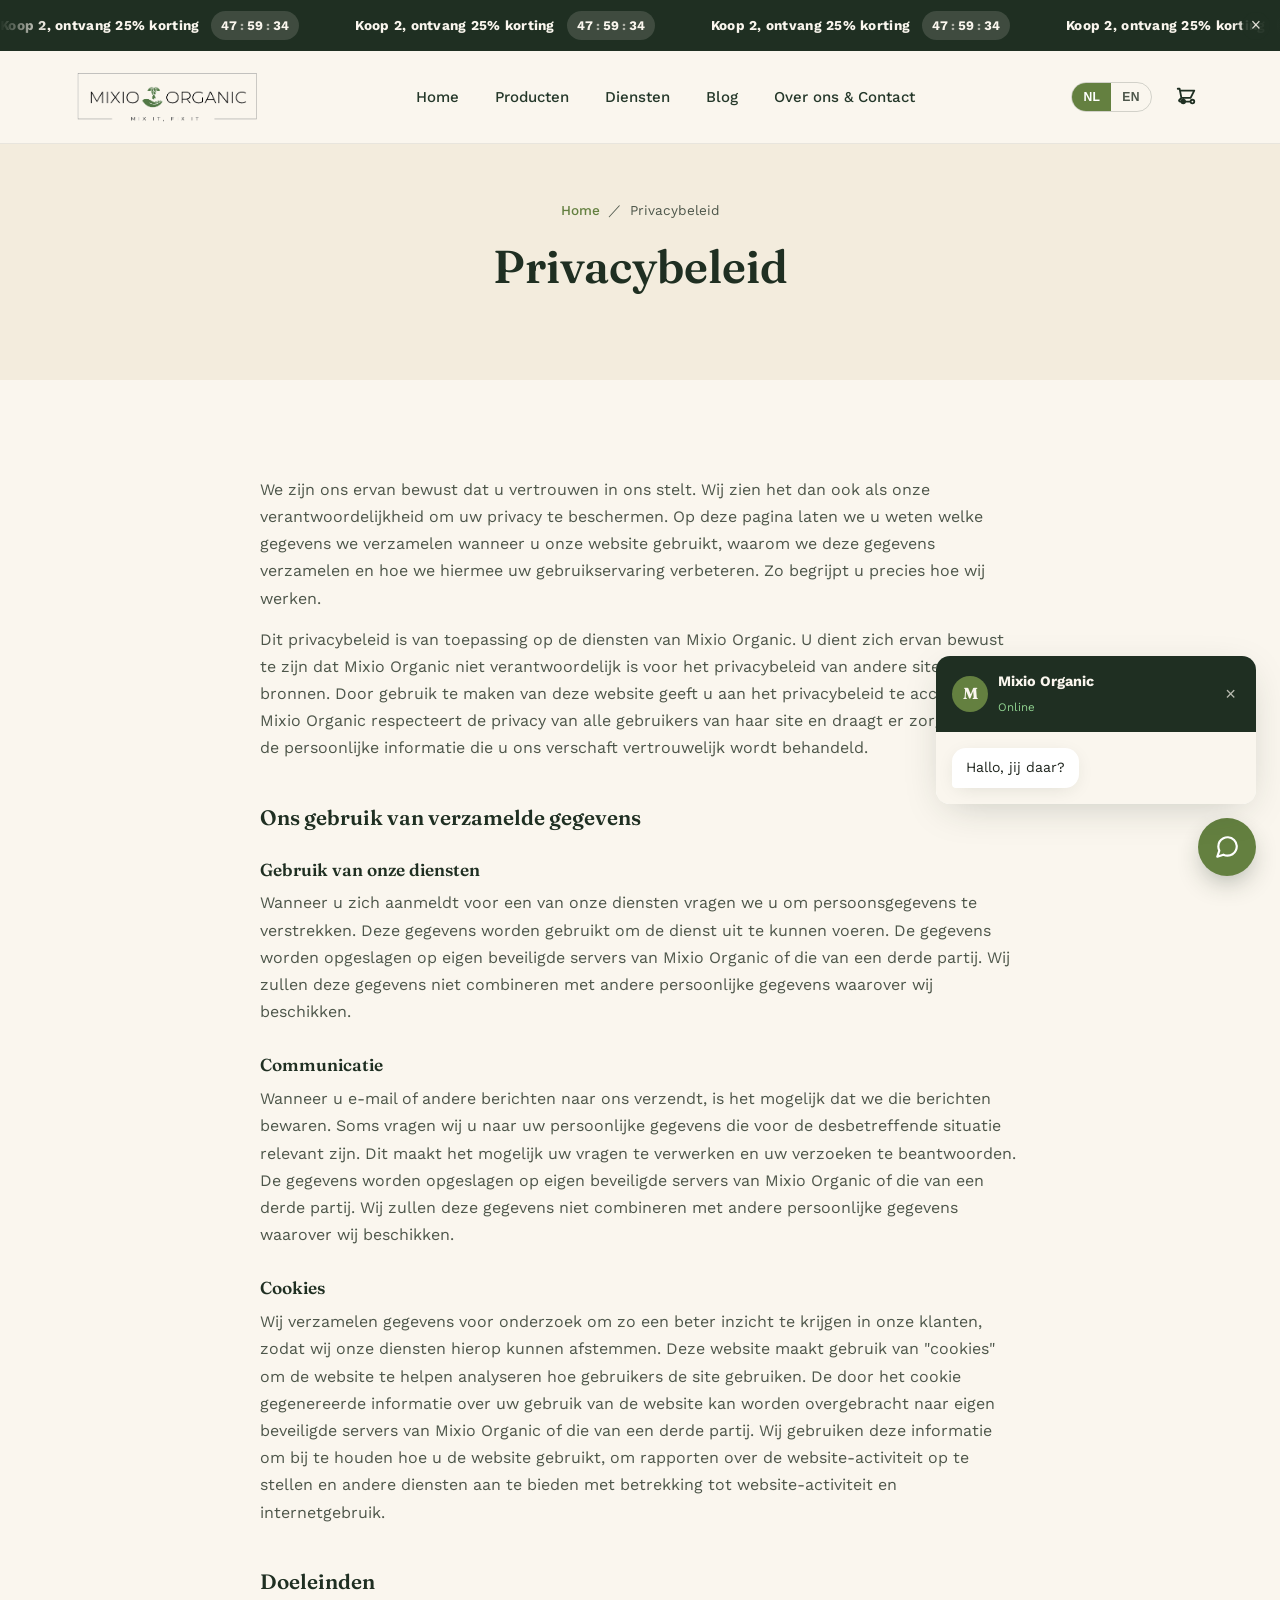
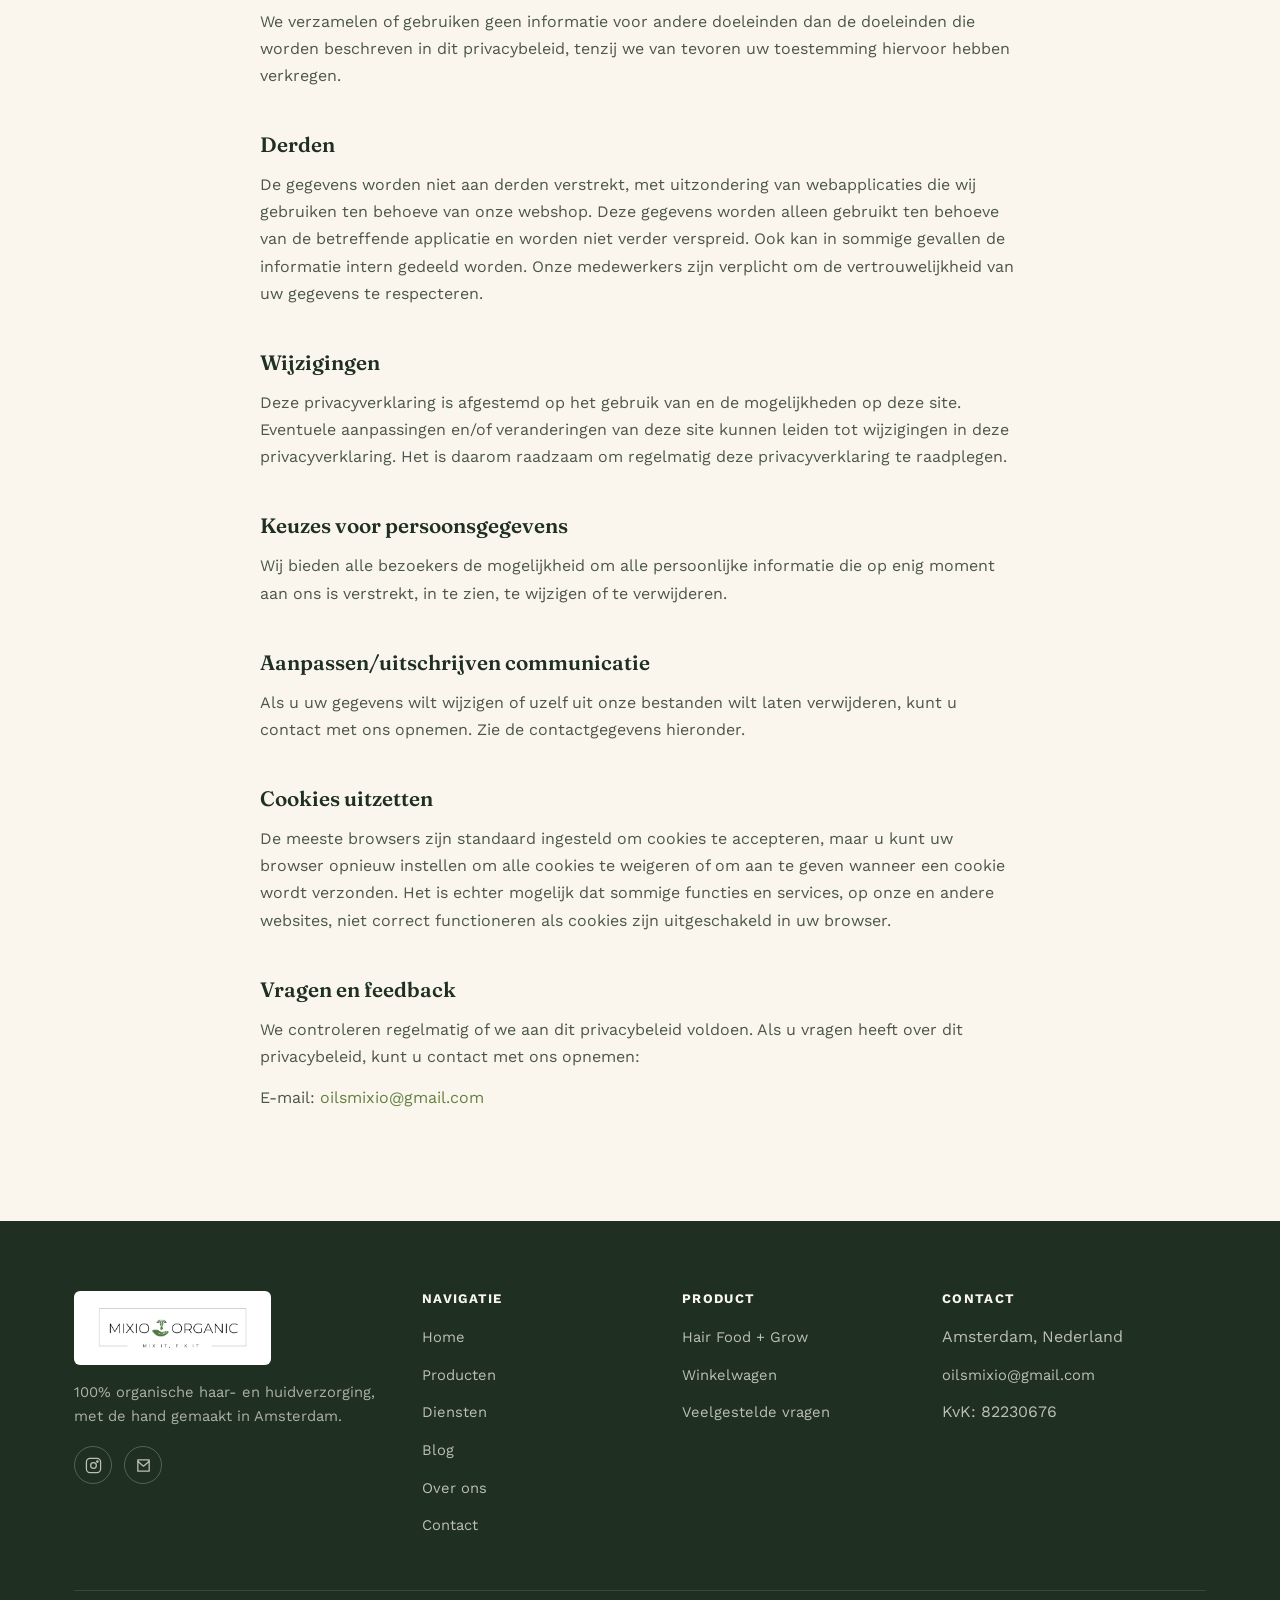
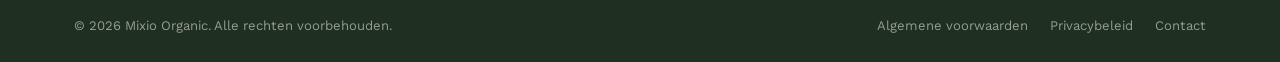
<file: privacybeleid.html>
<!DOCTYPE html>
<html lang="nl" data-title-en="Privacy Policy | Mixio Organic" data-desc-en="Mixio Organic's privacy policy: how we handle your personal data.">
<head>
<meta charset="UTF-8">
<meta name="viewport" content="width=device-width, initial-scale=1.0">
<title>Privacybeleid | Mixio Organic</title>
<meta name="description" content="Privacybeleid van Mixio Organic: hoe wij omgaan met jouw persoonsgegevens.">
<link rel="icon" type="image/png" sizes="32x32" href="assets/img/favicon-32.png">
<link rel="apple-touch-icon" sizes="180x180" href="assets/img/favicon-180.png">
<link rel="stylesheet" href="css/style.css">
</head>
<body>

<!-- ===================== PROMO BANNER ===================== -->
<div class="promo-banner" id="promoBanner">
  <div class="promo-marquee">
    <div class="promo-marquee-track">
      <div class="promo-marquee-group">
        <a href="producten.html" class="promo-banner-link">
          <span class="promo-banner-text" data-en="Buy 2, get 25% off">Koop 2, ontvang 25% korting</span>
          <span class="promo-banner-timer" aria-live="polite"><span class="promo-hours">48</span><span class="sep">:</span><span class="promo-minutes">00</span><span class="sep">:</span><span class="promo-seconds">00</span></span>
        </a>
        <a href="producten.html" class="promo-banner-link">
          <span class="promo-banner-text" data-en="Buy 2, get 25% off">Koop 2, ontvang 25% korting</span>
          <span class="promo-banner-timer" aria-live="polite"><span class="promo-hours">48</span><span class="sep">:</span><span class="promo-minutes">00</span><span class="sep">:</span><span class="promo-seconds">00</span></span>
        </a>
        <a href="producten.html" class="promo-banner-link">
          <span class="promo-banner-text" data-en="Buy 2, get 25% off">Koop 2, ontvang 25% korting</span>
          <span class="promo-banner-timer" aria-live="polite"><span class="promo-hours">48</span><span class="sep">:</span><span class="promo-minutes">00</span><span class="sep">:</span><span class="promo-seconds">00</span></span>
        </a>
        <a href="producten.html" class="promo-banner-link">
          <span class="promo-banner-text" data-en="Buy 2, get 25% off">Koop 2, ontvang 25% korting</span>
          <span class="promo-banner-timer" aria-live="polite"><span class="promo-hours">48</span><span class="sep">:</span><span class="promo-minutes">00</span><span class="sep">:</span><span class="promo-seconds">00</span></span>
        </a>
        <a href="producten.html" class="promo-banner-link">
          <span class="promo-banner-text" data-en="Buy 2, get 25% off">Koop 2, ontvang 25% korting</span>
          <span class="promo-banner-timer" aria-live="polite"><span class="promo-hours">48</span><span class="sep">:</span><span class="promo-minutes">00</span><span class="sep">:</span><span class="promo-seconds">00</span></span>
        </a>
        <a href="producten.html" class="promo-banner-link">
          <span class="promo-banner-text" data-en="Buy 2, get 25% off">Koop 2, ontvang 25% korting</span>
          <span class="promo-banner-timer" aria-live="polite"><span class="promo-hours">48</span><span class="sep">:</span><span class="promo-minutes">00</span><span class="sep">:</span><span class="promo-seconds">00</span></span>
        </a>
      </div>
      <div class="promo-marquee-group" aria-hidden="true">
        <a href="producten.html" class="promo-banner-link" tabindex="-1">
          <span class="promo-banner-text" data-en="Buy 2, get 25% off">Koop 2, ontvang 25% korting</span>
          <span class="promo-banner-timer"><span class="promo-hours">48</span><span class="sep">:</span><span class="promo-minutes">00</span><span class="sep">:</span><span class="promo-seconds">00</span></span>
        </a>
        <a href="producten.html" class="promo-banner-link" tabindex="-1">
          <span class="promo-banner-text" data-en="Buy 2, get 25% off">Koop 2, ontvang 25% korting</span>
          <span class="promo-banner-timer"><span class="promo-hours">48</span><span class="sep">:</span><span class="promo-minutes">00</span><span class="sep">:</span><span class="promo-seconds">00</span></span>
        </a>
        <a href="producten.html" class="promo-banner-link" tabindex="-1">
          <span class="promo-banner-text" data-en="Buy 2, get 25% off">Koop 2, ontvang 25% korting</span>
          <span class="promo-banner-timer"><span class="promo-hours">48</span><span class="sep">:</span><span class="promo-minutes">00</span><span class="sep">:</span><span class="promo-seconds">00</span></span>
        </a>
        <a href="producten.html" class="promo-banner-link" tabindex="-1">
          <span class="promo-banner-text" data-en="Buy 2, get 25% off">Koop 2, ontvang 25% korting</span>
          <span class="promo-banner-timer"><span class="promo-hours">48</span><span class="sep">:</span><span class="promo-minutes">00</span><span class="sep">:</span><span class="promo-seconds">00</span></span>
        </a>
        <a href="producten.html" class="promo-banner-link" tabindex="-1">
          <span class="promo-banner-text" data-en="Buy 2, get 25% off">Koop 2, ontvang 25% korting</span>
          <span class="promo-banner-timer"><span class="promo-hours">48</span><span class="sep">:</span><span class="promo-minutes">00</span><span class="sep">:</span><span class="promo-seconds">00</span></span>
        </a>
        <a href="producten.html" class="promo-banner-link" tabindex="-1">
          <span class="promo-banner-text" data-en="Buy 2, get 25% off">Koop 2, ontvang 25% korting</span>
          <span class="promo-banner-timer"><span class="promo-hours">48</span><span class="sep">:</span><span class="promo-minutes">00</span><span class="sep">:</span><span class="promo-seconds">00</span></span>
        </a>
      </div>
    </div>
  </div>
  <button class="promo-banner-close" id="promoBannerClose" aria-label="Sluiten">×</button>
</div>

<!-- ===================== HEADER ===================== -->
<header class="site-header">
  <nav class="nav container">
    <a href="index.html" class="logo"><img src="assets/img/logo-horizontal.png" alt="Mixio Organic" class="logo-img"></a>
    <ul class="nav-links" id="navLinks">
      <li><a href="index.html" data-en="Home">Home</a></li>
      <li><a href="producten.html" data-en="Products">Producten</a></li>
      <li><a href="diensten.html" data-en="Services">Diensten</a></li>
      <li><a href="blog" data-en="Blog">Blog</a></li>
      <li><a href="contact.html" data-en="About &amp; Contact">Over ons &amp; Contact</a></li>
    </ul>
    <div class="nav-cta">
      <div class="lang-switch" role="group" aria-label="Taal / Language">
        <button type="button" data-lang="nl">NL</button>
        <button type="button" data-lang="en">EN</button>
      </div>
      <a href="cart.html" class="cart-link" aria-label="Winkelwagen">
        <svg viewBox="0 0 24 24" fill="none" stroke="currentColor" stroke-width="2"><path stroke-linecap="round" stroke-linejoin="round" d="M3 3h2l.4 2M7 13h10l4-8H5.4M7 13L5.4 5M7 13l-2.293 2.293c-.63.63-.184 1.707.707 1.707H17m-10 0a2 2 0 104 0 2 2 0 00-4 0zm10 0a2 2 0 104 0 2 2 0 00-4 0z"/></svg>
        <span class="cart-badge" id="cartBadge" hidden>0</span>
      </a>
      <button class="nav-toggle" id="navToggle" aria-label="Menu" aria-expanded="false">
        <span></span><span></span><span></span>
      </button>
    </div>
  </nav>
</header>

<!-- ===================== PAGE HERO ===================== -->
<section class="page-hero">
  <div class="container">
    <div class="breadcrumb"><a href="index.html" data-en="Home">Home</a><span>／</span><span data-en="Privacy Policy">Privacybeleid</span></div>
    <h1 data-en="Privacy Policy">Privacybeleid</h1>
  </div>
</section>

<main>
  <section class="section">
    <div class="container">
      <div class="legal-content reveal in">
        <p data-en="We are aware that you place your trust in us. We therefore consider it our responsibility to protect your privacy. On this page we let you know which data we collect when you use our website, why we collect this data and how we use it to improve your user experience. This way you know exactly how we operate.">We zijn ons ervan bewust dat u vertrouwen in ons stelt. Wij zien het dan ook als onze verantwoordelijkheid om uw privacy te beschermen. Op deze pagina laten we u weten welke gegevens we verzamelen wanneer u onze website gebruikt, waarom we deze gegevens verzamelen en hoe we hiermee uw gebruikservaring verbeteren. Zo begrijpt u precies hoe wij werken.</p>
        <p data-en="This privacy policy applies to the services of Mixio Organic. Please note that Mixio Organic is not responsible for the privacy policy of other sites and sources. By using this website, you indicate that you accept this privacy policy. Mixio Organic respects the privacy of all users of its site and ensures that the personal information you provide us is treated confidentially.">Dit privacybeleid is van toepassing op de diensten van Mixio Organic. U dient zich ervan bewust te zijn dat Mixio Organic niet verantwoordelijk is voor het privacybeleid van andere sites en bronnen. Door gebruik te maken van deze website geeft u aan het privacybeleid te accepteren. Mixio Organic respecteert de privacy van alle gebruikers van haar site en draagt er zorg voor dat de persoonlijke informatie die u ons verschaft vertrouwelijk wordt behandeld.</p>

        <h2 data-en="Our use of collected data">Ons gebruik van verzamelde gegevens</h2>

        <h3 data-en="Use of our services">Gebruik van onze diensten</h3>
        <p data-en="When you sign up for one of our services, we ask you to provide personal data. This data is used to carry out the service. The data is stored on Mixio Organic's own secure servers or those of a third party. We will not combine this data with other personal data we hold.">Wanneer u zich aanmeldt voor een van onze diensten vragen we u om persoonsgegevens te verstrekken. Deze gegevens worden gebruikt om de dienst uit te kunnen voeren. De gegevens worden opgeslagen op eigen beveiligde servers van Mixio Organic of die van een derde partij. Wij zullen deze gegevens niet combineren met andere persoonlijke gegevens waarover wij beschikken.</p>

        <h3 data-en="Communication">Communicatie</h3>
        <p data-en="When you send us an email or other messages, we may retain those messages. Sometimes we ask you for personal information that is relevant to the situation in question. This makes it possible to process your questions and respond to your requests. The data is stored on Mixio Organic's own secure servers or those of a third party. We will not combine this data with other personal data we hold.">Wanneer u e-mail of andere berichten naar ons verzendt, is het mogelijk dat we die berichten bewaren. Soms vragen wij u naar uw persoonlijke gegevens die voor de desbetreffende situatie relevant zijn. Dit maakt het mogelijk uw vragen te verwerken en uw verzoeken te beantwoorden. De gegevens worden opgeslagen op eigen beveiligde servers van Mixio Organic of die van een derde partij. Wij zullen deze gegevens niet combineren met andere persoonlijke gegevens waarover wij beschikken.</p>

        <h3 data-en="Cookies">Cookies</h3>
        <p data-en="We collect data for research purposes in order to gain better insight into our customers, so that we can tailor our services accordingly. This website uses &quot;cookies&quot; to help analyse how users use the site. The information generated by the cookie about your use of the website may be transferred to Mixio Organic's own secure servers or those of a third party. We use this information to keep track of how you use the website, to compile reports on website activity and to offer other services relating to website activity and internet usage.">Wij verzamelen gegevens voor onderzoek om zo een beter inzicht te krijgen in onze klanten, zodat wij onze diensten hierop kunnen afstemmen. Deze website maakt gebruik van "cookies" om de website te helpen analyseren hoe gebruikers de site gebruiken. De door het cookie gegenereerde informatie over uw gebruik van de website kan worden overgebracht naar eigen beveiligde servers van Mixio Organic of die van een derde partij. Wij gebruiken deze informatie om bij te houden hoe u de website gebruikt, om rapporten over de website-activiteit op te stellen en andere diensten aan te bieden met betrekking tot website-activiteit en internetgebruik.</p>

        <h2 data-en="Purposes">Doeleinden</h2>
        <p data-en="We do not collect or use information for purposes other than those described in this privacy policy, unless we have obtained your consent in advance.">We verzamelen of gebruiken geen informatie voor andere doeleinden dan de doeleinden die worden beschreven in dit privacybeleid, tenzij we van tevoren uw toestemming hiervoor hebben verkregen.</p>

        <h2 data-en="Third parties">Derden</h2>
        <p data-en="The data is not disclosed to third parties, with the exception of web applications that we use for our webshop. This data is only used for the relevant application and is not further distributed. In some cases the information may also be shared internally. Our employees are required to respect the confidentiality of your data.">De gegevens worden niet aan derden verstrekt, met uitzondering van webapplicaties die wij gebruiken ten behoeve van onze webshop. Deze gegevens worden alleen gebruikt ten behoeve van de betreffende applicatie en worden niet verder verspreid. Ook kan in sommige gevallen de informatie intern gedeeld worden. Onze medewerkers zijn verplicht om de vertrouwelijkheid van uw gegevens te respecteren.</p>

        <h2 data-en="Changes">Wijzigingen</h2>
        <p data-en="This privacy statement is aligned with the use of and the possibilities on this site. Any adjustments and/or changes to this site may lead to changes in this privacy statement. It is therefore advisable to consult this privacy statement regularly.">Deze privacyverklaring is afgestemd op het gebruik van en de mogelijkheden op deze site. Eventuele aanpassingen en/of veranderingen van deze site kunnen leiden tot wijzigingen in deze privacyverklaring. Het is daarom raadzaam om regelmatig deze privacyverklaring te raadplegen.</p>

        <h2 data-en="Choices regarding personal data">Keuzes voor persoonsgegevens</h2>
        <p data-en="We offer all visitors the option to view, change or delete any personal information provided to us at any time.">Wij bieden alle bezoekers de mogelijkheid om alle persoonlijke informatie die op enig moment aan ons is verstrekt, in te zien, te wijzigen of te verwijderen.</p>

        <h2 data-en="Modifying/unsubscribing from communication">Aanpassen/uitschrijven communicatie</h2>
        <p data-en="If you wish to change your data or have yourself removed from our files, you can contact us. See the contact details below.">Als u uw gegevens wilt wijzigen of uzelf uit onze bestanden wilt laten verwijderen, kunt u contact met ons opnemen. Zie de contactgegevens hieronder.</p>

        <h2 data-en="Disabling cookies">Cookies uitzetten</h2>
        <p data-en="Most browsers are set by default to accept cookies, but you can reset your browser to refuse all cookies or to indicate when a cookie is being sent. However, some features and services on our website and others may not function correctly if cookies are disabled in your browser.">De meeste browsers zijn standaard ingesteld om cookies te accepteren, maar u kunt uw browser opnieuw instellen om alle cookies te weigeren of om aan te geven wanneer een cookie wordt verzonden. Het is echter mogelijk dat sommige functies en services, op onze en andere websites, niet correct functioneren als cookies zijn uitgeschakeld in uw browser.</p>

        <h2 data-en="Questions and feedback">Vragen en feedback</h2>
        <p data-en="We regularly check whether we comply with this privacy policy. If you have any questions about this privacy policy, you can contact us:">We controleren regelmatig of we aan dit privacybeleid voldoen. Als u vragen heeft over dit privacybeleid, kunt u contact met ons opnemen:</p>
        <p data-en="Email: &lt;a href=&quot;mailto:oilsmixio@gmail.com&quot;&gt;oilsmixio@gmail.com&lt;/a&gt;">E-mail: <a href="mailto:oilsmixio@gmail.com">oilsmixio@gmail.com</a></p>
      </div>
    </div>
  </section>
</main>

<!-- ===================== FOOTER ===================== -->
<footer class="site-footer">
  <div class="container">
    <div class="footer-grid">
      <div>
        <a href="index.html" class="logo"><img src="assets/img/logo-horizontal.png" alt="Mixio Organic" class="logo-img"></a>
        <p style="margin-top:16px;" data-en="100% organic hair and skin care, handmade in Amsterdam.">100% organische haar- en huidverzorging, met de hand gemaakt in Amsterdam.</p>
        <div class="social-row">
          <a href="https://www.instagram.com/mixioorganic?igsi=bHpkOWozNjJlZ3Fl&utm_source=qr" target="_blank" rel="noopener" aria-label="Instagram">
            <svg viewBox="0 0 24 24" fill="none" stroke="currentColor" stroke-width="1.8"><rect x="2" y="2" width="20" height="20" rx="5"/><circle cx="12" cy="12" r="4"/><circle cx="17.5" cy="6.5" r="1"/></svg>
          </a>
          <a href="mailto:oilsmixio@gmail.com" aria-label="E-mail">
            <svg viewBox="0 0 24 24" fill="none" stroke="currentColor" stroke-width="1.8"><path d="M4 4h16v16H4z" stroke-linejoin="round"/><path d="M4 6l8 7 8-7" stroke-linejoin="round"/></svg>
          </a>
        </div>
      </div>
      <div>
        <h4 data-en="Navigation">Navigatie</h4>
        <ul>
          <li><a href="index.html" data-en="Home">Home</a></li>
          <li><a href="producten.html" data-en="Products">Producten</a></li>
          <li><a href="diensten.html" data-en="Services">Diensten</a></li>
          <li><a href="blog" data-en="Blog">Blog</a></li>
          <li><a href="contact.html" data-en="About us">Over ons</a></li>
          <li><a href="contact.html">Contact</a></li>
        </ul>
      </div>
      <div>
        <h4>Product</h4>
        <ul>
          <li><a href="producten.html">Hair Food + Grow</a></li>
          <li><a href="cart.html" data-en="Cart">Winkelwagen</a></li>
          <li><a href="producten.html#veelgesteld" data-en="FAQ">Veelgestelde vragen</a></li>
        </ul>
      </div>
      <div>
        <h4>Contact</h4>
        <ul>
          <li data-en="Amsterdam, Netherlands">Amsterdam, Nederland</li>
          <li><a href="mailto:oilsmixio@gmail.com">oilsmixio@gmail.com</a></li>
          <li>KvK: 82230676</li>
        </ul>
      </div>
    </div>
    <div class="footer-bottom">
      <span data-en="&#169; &lt;span data-year&gt;2026&lt;/span&gt; Mixio Organic. All rights reserved.">© <span data-year>2026</span> Mixio Organic. Alle rechten voorbehouden.</span>
      <ul>
        <li><a href="voorwaarden.html" data-en="Terms &amp; Conditions">Algemene voorwaarden</a></li>
        <li><a href="privacybeleid.html" data-en="Privacy Policy">Privacybeleid</a></li>
        <li><a href="contact.html">Contact</a></li>
      </ul>
    </div>
  </div>
</footer>

<!-- ===================== PROMO POPUP ===================== -->
<div class="modal-overlay" id="promoPopup">
  <div class="modal promo-modal" role="dialog" aria-modal="true" aria-labelledby="promoPopupTitle">
    <button class="modal-close" data-promo-popup-close aria-label="Sluiten">
      <svg viewBox="0 0 24 24" fill="none" stroke="currentColor" stroke-width="2"><path stroke-linecap="round" d="M18 6L6 18M6 6l12 12"/></svg>
    </button>
    <span class="promo-modal-badge" data-en="25% OFF">25% KORTING</span>
    <h3 id="promoPopupTitle" data-en="Be quick!">Wees snel!</h3>
    <p data-en="For a limited time, get 25% off when you buy 2 Hair Food + Grow. Don't miss it.">Voor beperkte tijd ontvang je 25% korting bij 2 stuks Hair Food + Grow. Mis 'm niet.</p>
    <div class="modal-actions">
      <a href="producten.html#bestellen" class="btn btn-primary" data-en="View the offer">Bekijk de actie</a>
      <button class="btn btn-outline" data-promo-popup-close data-en="Not now">Niet nu</button>
    </div>
  </div>
</div>

<!-- ===================== CHAT WIDGET ===================== -->
<div class="chat-widget" id="chatWidget">
  <div class="chat-window" id="chatWindow">
    <div class="chat-header">
      <div class="chat-header-info">
        <div class="chat-avatar">M</div>
        <div>
          <strong>Mixio Organic</strong>
          <span class="chat-status">Online</span>
        </div>
      </div>
      <button class="chat-close" id="chatClose" aria-label="Sluiten">×</button>
    </div>
    <div class="chat-body" id="chatBody"></div>
  </div>
  <button class="chat-toggle" id="chatToggle" aria-label="Chat openen">
    <svg viewBox="0 0 24 24" fill="none" stroke="currentColor" stroke-width="2"><path stroke-linecap="round" stroke-linejoin="round" d="M21 11.5a8.38 8.38 0 01-.9 3.8 8.5 8.5 0 01-7.6 4.7 8.38 8.38 0 01-3.8-.9L3 21l1.9-5.7a8.38 8.38 0 01-.9-3.8 8.5 8.5 0 014.7-7.6 8.38 8.38 0 013.8-.9h.5a8.48 8.48 0 018 8v.5z"/></svg>
  </button>
</div>

<script src="js/script.js"></script>
</body>
</html>
</file>
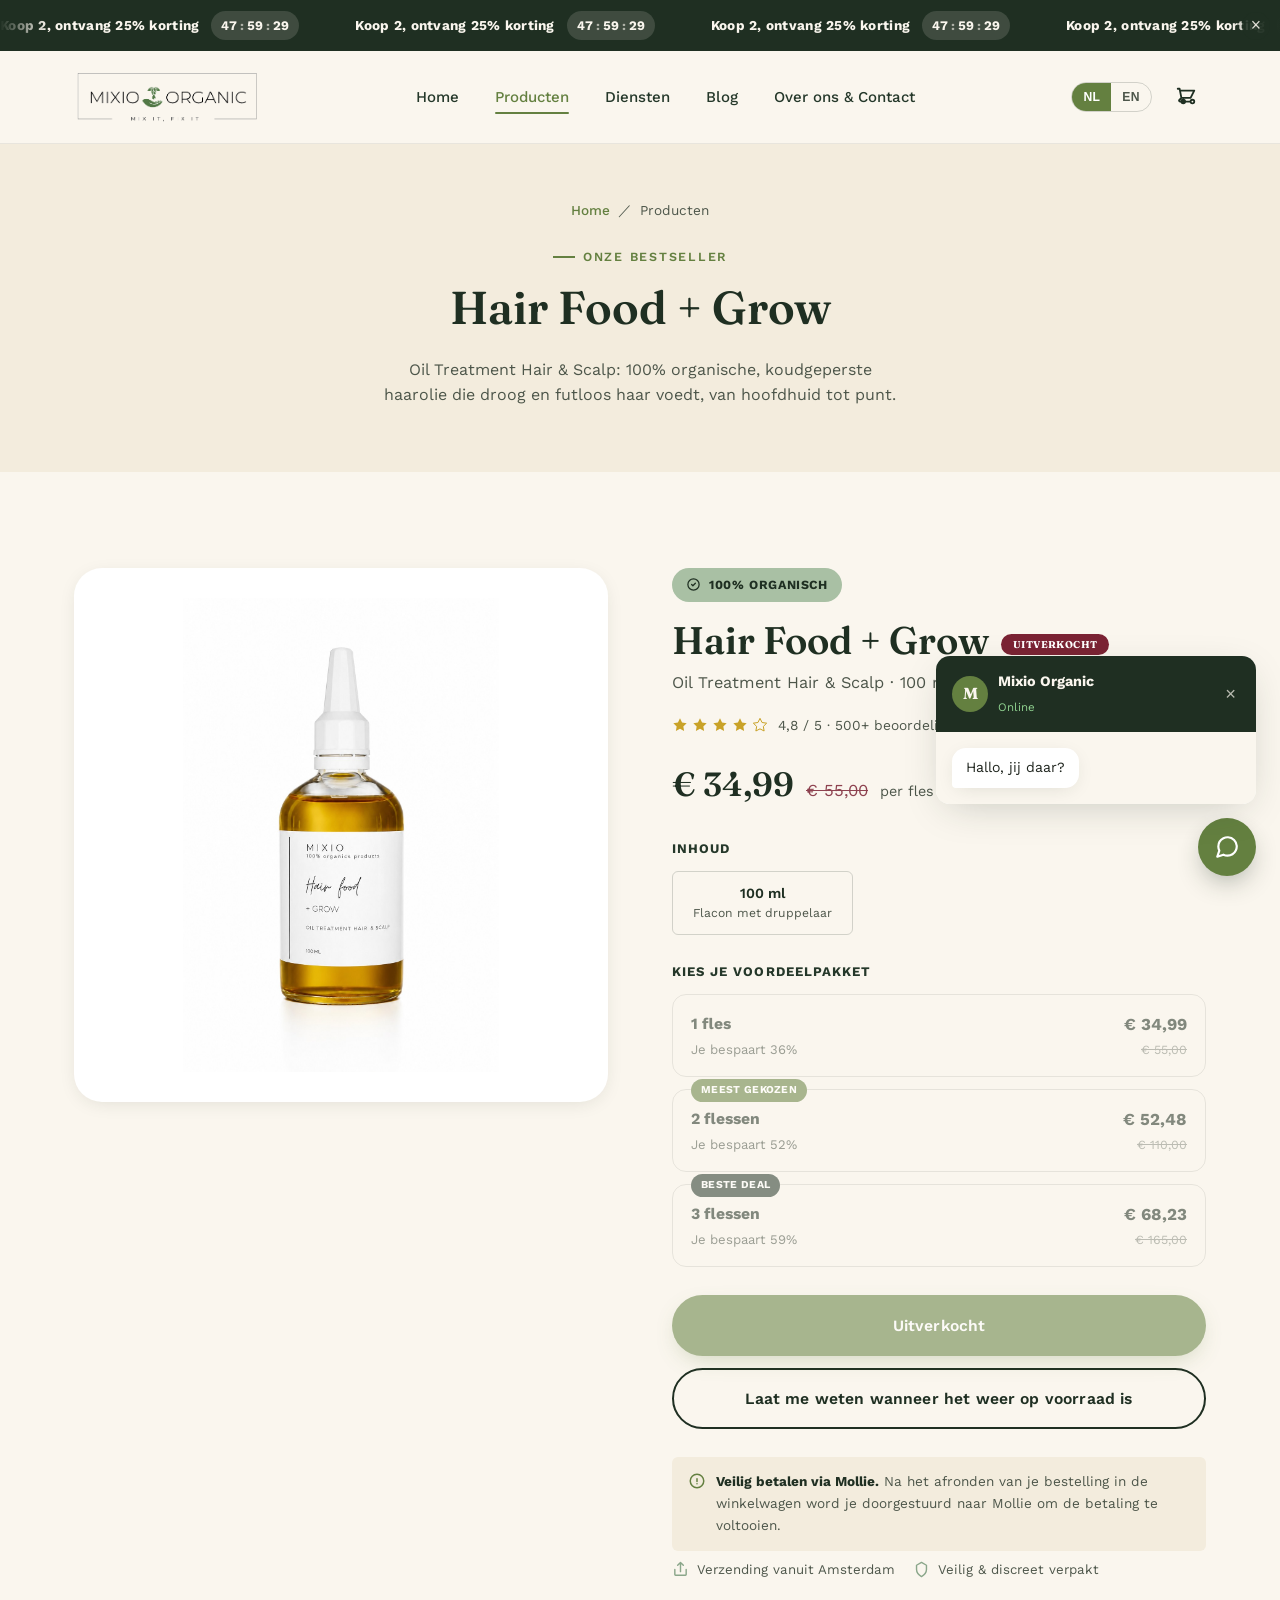
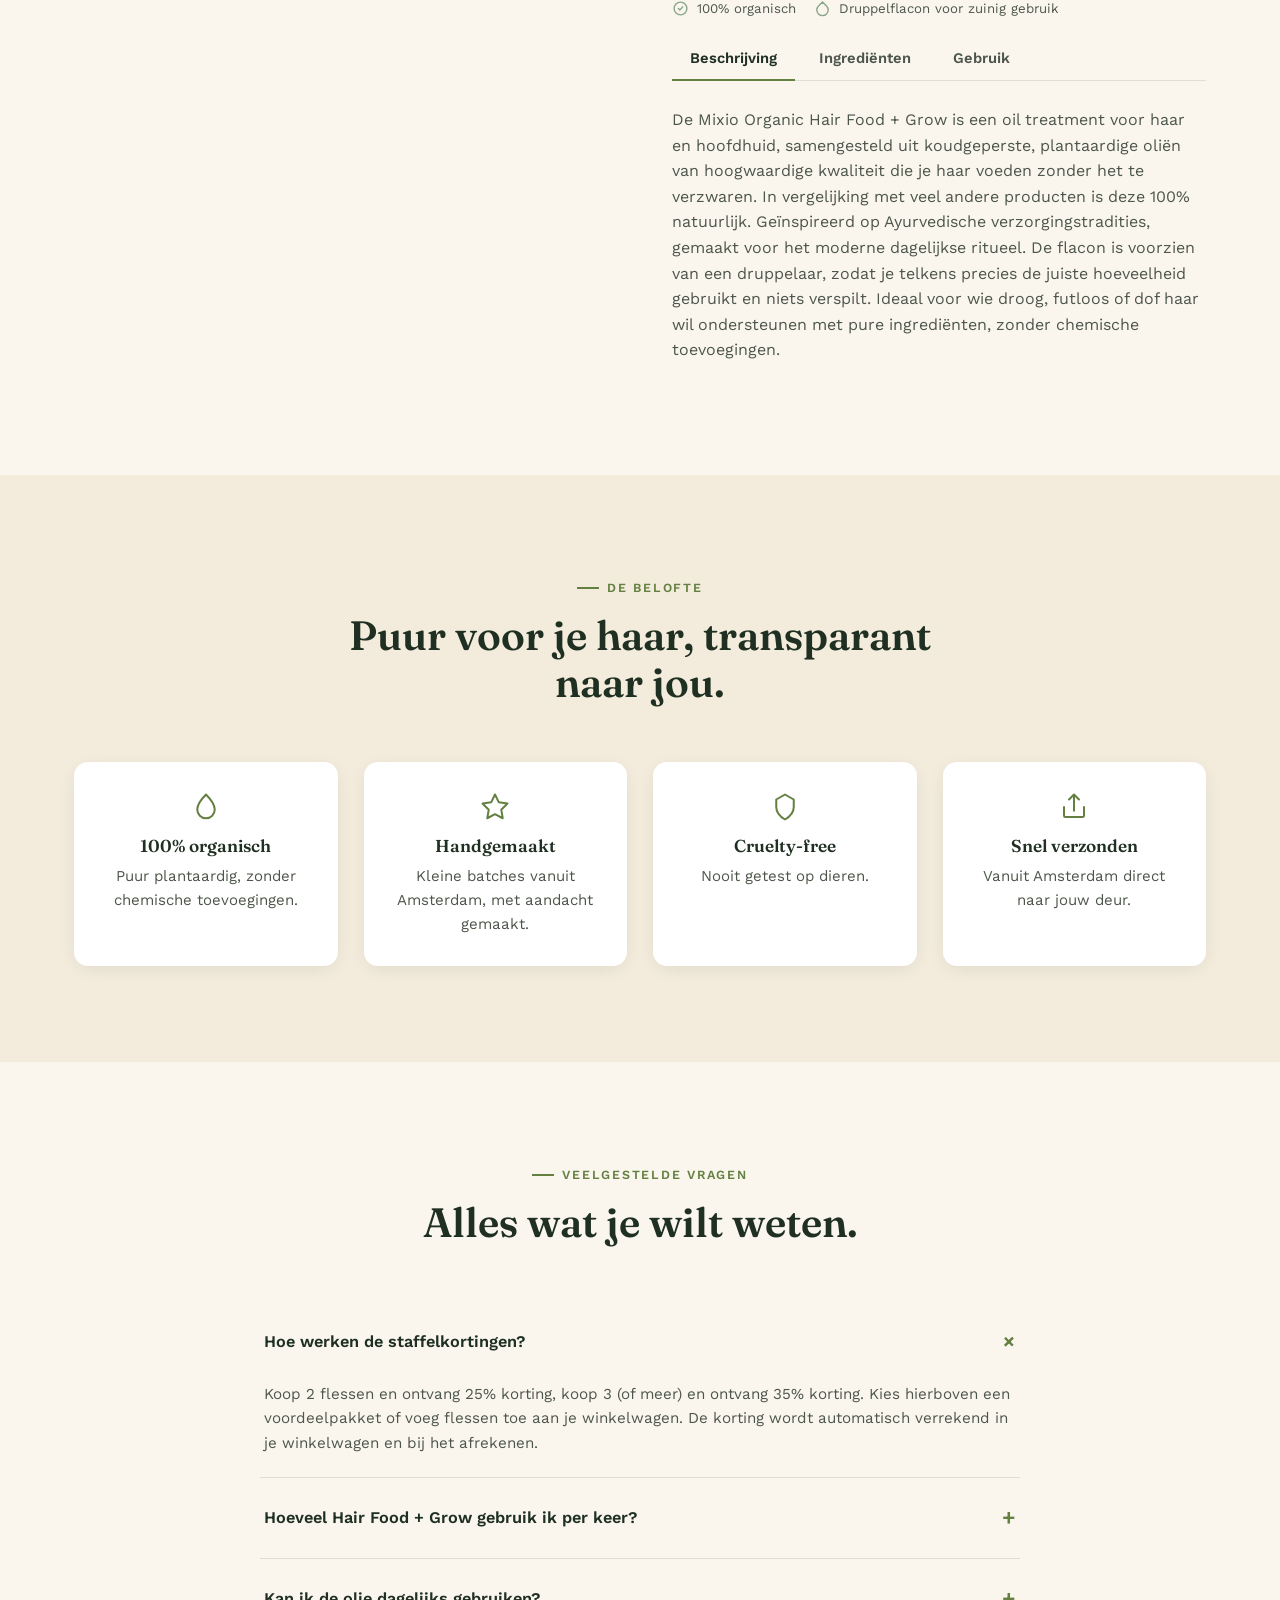
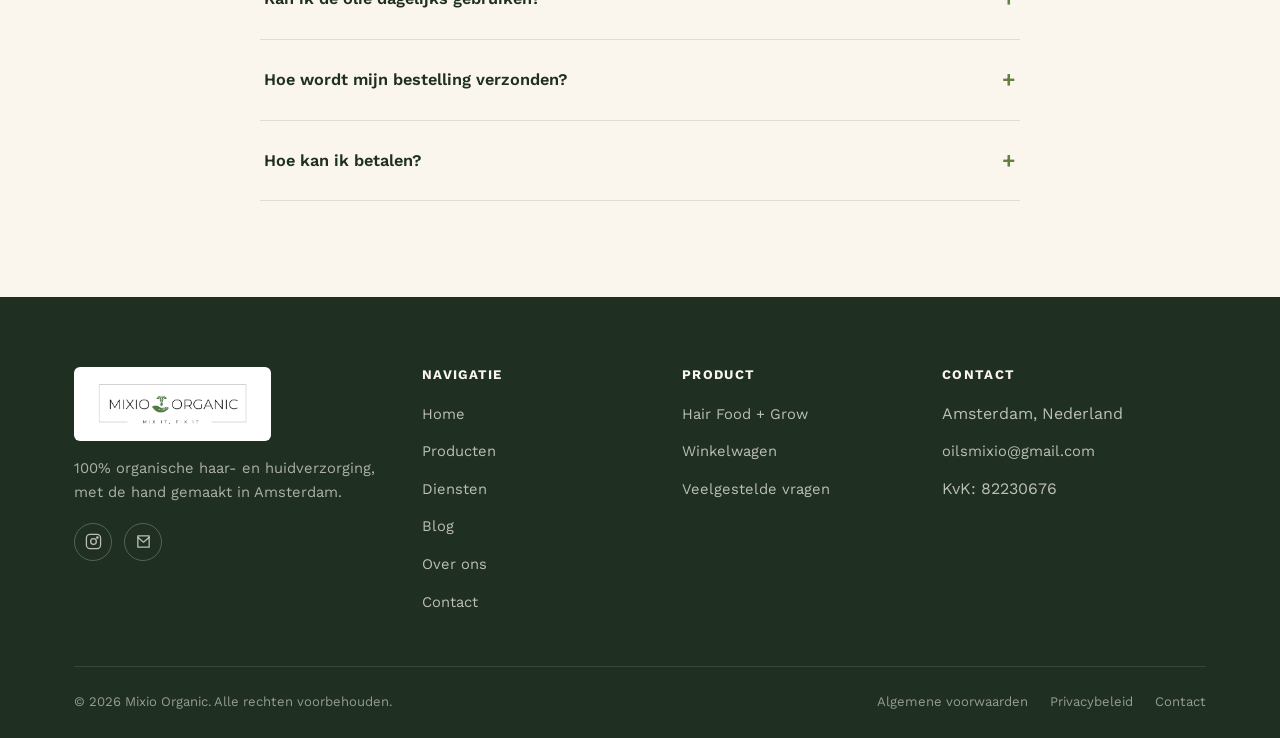
<file: producten.html>
<!DOCTYPE html>
<html lang="nl" data-title-en="Hair Food + Grow | Mixio Organic" data-desc-en="Order the 100% organic Hair Food + Grow oil treatment from Mixio Organic. Cold-pressed plant oils for healthy, nourished hair. Now 25% off when you buy 2. Handmade in Amsterdam.">
<head>
<meta charset="UTF-8">
<meta name="viewport" content="width=device-width, initial-scale=1.0">
<title>Hair Food + Grow | Mixio Organic</title>
<meta name="description" content="Bestel de 100% organische Hair Food + Grow oil treatment van Mixio Organic. Koudgeperste plantaardige oliën voor gezond, gevoed haar. Nu 25% korting bij 2 stuks. Handgemaakt in Amsterdam.">
<link rel="icon" type="image/png" sizes="32x32" href="assets/img/favicon-32.png">
<link rel="apple-touch-icon" sizes="180x180" href="assets/img/favicon-180.png">
<link rel="stylesheet" href="css/style.css">
<script type="application/ld+json">
{
  "@context": "https://schema.org",
  "@type": "HairSalon",
  "name": "Mixio Organic",
  "image": "https://www.mixioorganic.nl/assets/img/logo-horizontal.png",
  "url": "https://www.mixioorganic.nl/",
  "email": "oilsmixio@gmail.com",
  "description": "Mixio Organic maakt 100% organische haar- en huidverzorging en biedt salonbehandelingen (Scalp Treatment, Head Spa, Natuurlijk Verven) in Amsterdam.",
  "address": {
    "@type": "PostalAddress",
    "streetAddress": "Bilderdijkstraat 88",
    "postalCode": "1053 KX",
    "addressLocality": "Amsterdam",
    "addressCountry": "NL"
  },
  "sameAs": ["https://www.instagram.com/mixioorganic?igsi=bHpkOWozNjJlZ3Fl&utm_source=qr"],
  "priceRange": "€€"
}
</script>
</head>
<body>

<!-- ===================== PROMO BANNER ===================== -->
<div class="promo-banner" id="promoBanner">
  <div class="promo-marquee">
    <div class="promo-marquee-track">
      <div class="promo-marquee-group">
        <a href="producten.html" class="promo-banner-link">
          <span class="promo-banner-text" data-en="Buy 2, get 25% off">Koop 2, ontvang 25% korting</span>
          <span class="promo-banner-timer" aria-live="polite"><span class="promo-hours">48</span><span class="sep">:</span><span class="promo-minutes">00</span><span class="sep">:</span><span class="promo-seconds">00</span></span>
        </a>
        <a href="producten.html" class="promo-banner-link">
          <span class="promo-banner-text" data-en="Buy 2, get 25% off">Koop 2, ontvang 25% korting</span>
          <span class="promo-banner-timer" aria-live="polite"><span class="promo-hours">48</span><span class="sep">:</span><span class="promo-minutes">00</span><span class="sep">:</span><span class="promo-seconds">00</span></span>
        </a>
        <a href="producten.html" class="promo-banner-link">
          <span class="promo-banner-text" data-en="Buy 2, get 25% off">Koop 2, ontvang 25% korting</span>
          <span class="promo-banner-timer" aria-live="polite"><span class="promo-hours">48</span><span class="sep">:</span><span class="promo-minutes">00</span><span class="sep">:</span><span class="promo-seconds">00</span></span>
        </a>
        <a href="producten.html" class="promo-banner-link">
          <span class="promo-banner-text" data-en="Buy 2, get 25% off">Koop 2, ontvang 25% korting</span>
          <span class="promo-banner-timer" aria-live="polite"><span class="promo-hours">48</span><span class="sep">:</span><span class="promo-minutes">00</span><span class="sep">:</span><span class="promo-seconds">00</span></span>
        </a>
        <a href="producten.html" class="promo-banner-link">
          <span class="promo-banner-text" data-en="Buy 2, get 25% off">Koop 2, ontvang 25% korting</span>
          <span class="promo-banner-timer" aria-live="polite"><span class="promo-hours">48</span><span class="sep">:</span><span class="promo-minutes">00</span><span class="sep">:</span><span class="promo-seconds">00</span></span>
        </a>
        <a href="producten.html" class="promo-banner-link">
          <span class="promo-banner-text" data-en="Buy 2, get 25% off">Koop 2, ontvang 25% korting</span>
          <span class="promo-banner-timer" aria-live="polite"><span class="promo-hours">48</span><span class="sep">:</span><span class="promo-minutes">00</span><span class="sep">:</span><span class="promo-seconds">00</span></span>
        </a>
      </div>
      <div class="promo-marquee-group" aria-hidden="true">
        <a href="producten.html" class="promo-banner-link" tabindex="-1">
          <span class="promo-banner-text" data-en="Buy 2, get 25% off">Koop 2, ontvang 25% korting</span>
          <span class="promo-banner-timer"><span class="promo-hours">48</span><span class="sep">:</span><span class="promo-minutes">00</span><span class="sep">:</span><span class="promo-seconds">00</span></span>
        </a>
        <a href="producten.html" class="promo-banner-link" tabindex="-1">
          <span class="promo-banner-text" data-en="Buy 2, get 25% off">Koop 2, ontvang 25% korting</span>
          <span class="promo-banner-timer"><span class="promo-hours">48</span><span class="sep">:</span><span class="promo-minutes">00</span><span class="sep">:</span><span class="promo-seconds">00</span></span>
        </a>
        <a href="producten.html" class="promo-banner-link" tabindex="-1">
          <span class="promo-banner-text" data-en="Buy 2, get 25% off">Koop 2, ontvang 25% korting</span>
          <span class="promo-banner-timer"><span class="promo-hours">48</span><span class="sep">:</span><span class="promo-minutes">00</span><span class="sep">:</span><span class="promo-seconds">00</span></span>
        </a>
        <a href="producten.html" class="promo-banner-link" tabindex="-1">
          <span class="promo-banner-text" data-en="Buy 2, get 25% off">Koop 2, ontvang 25% korting</span>
          <span class="promo-banner-timer"><span class="promo-hours">48</span><span class="sep">:</span><span class="promo-minutes">00</span><span class="sep">:</span><span class="promo-seconds">00</span></span>
        </a>
        <a href="producten.html" class="promo-banner-link" tabindex="-1">
          <span class="promo-banner-text" data-en="Buy 2, get 25% off">Koop 2, ontvang 25% korting</span>
          <span class="promo-banner-timer"><span class="promo-hours">48</span><span class="sep">:</span><span class="promo-minutes">00</span><span class="sep">:</span><span class="promo-seconds">00</span></span>
        </a>
        <a href="producten.html" class="promo-banner-link" tabindex="-1">
          <span class="promo-banner-text" data-en="Buy 2, get 25% off">Koop 2, ontvang 25% korting</span>
          <span class="promo-banner-timer"><span class="promo-hours">48</span><span class="sep">:</span><span class="promo-minutes">00</span><span class="sep">:</span><span class="promo-seconds">00</span></span>
        </a>
      </div>
    </div>
  </div>
  <button class="promo-banner-close" id="promoBannerClose" aria-label="Sluiten">×</button>
</div>

<!-- ===================== HEADER ===================== -->
<header class="site-header">
  <nav class="nav container">
    <a href="index.html" class="logo"><img src="assets/img/logo-horizontal.png" alt="Mixio Organic" class="logo-img"></a>
    <ul class="nav-links" id="navLinks">
      <li><a href="index.html" data-en="Home">Home</a></li>
      <li><a href="producten.html" class="active" data-en="Products">Producten</a></li>
      <li><a href="diensten.html" data-en="Services">Diensten</a></li>
      <li><a href="blog" data-en="Blog">Blog</a></li>
      <li><a href="contact.html" data-en="About &amp; Contact">Over ons &amp; Contact</a></li>
    </ul>
    <div class="nav-cta">
      <div class="lang-switch" role="group" aria-label="Taal / Language">
        <button type="button" data-lang="nl">NL</button>
        <button type="button" data-lang="en">EN</button>
      </div>
      <a href="cart.html" class="cart-link" aria-label="Winkelwagen">
        <svg viewBox="0 0 24 24" fill="none" stroke="currentColor" stroke-width="2"><path stroke-linecap="round" stroke-linejoin="round" d="M3 3h2l.4 2M7 13h10l4-8H5.4M7 13L5.4 5M7 13l-2.293 2.293c-.63.63-.184 1.707.707 1.707H17m-10 0a2 2 0 104 0 2 2 0 00-4 0zm10 0a2 2 0 104 0 2 2 0 00-4 0z"/></svg>
        <span class="cart-badge" id="cartBadge" hidden>0</span>
      </a>
      <button class="nav-toggle" id="navToggle" aria-label="Menu" aria-expanded="false">
        <span></span><span></span><span></span>
      </button>
    </div>
  </nav>
</header>

<!-- ===================== PAGE HERO ===================== -->
<section class="page-hero">
  <div class="container">
    <div class="breadcrumb"><a href="index.html" data-en="Home">Home</a><span>／</span><span data-en="Products">Producten</span></div>
    <span class="eyebrow" style="justify-content:center;" data-en="Our bestseller">Onze bestseller</span>
    <h1>Hair Food + Grow</h1>
    <p style="max-width:52ch;margin:0 auto;" data-en="Oil Treatment Hair &amp; Scalp: a 100% organic, cold-pressed hair oil that nourishes dry, lifeless hair, from scalp to tip.">Oil Treatment Hair &amp; Scalp: 100% organische, koudgeperste haarolie die droog en futloos haar voedt, van hoofdhuid tot punt.</p>
  </div>
</section>

<main>
  <!-- ===================== PRODUCT DETAIL ===================== -->
  <section class="section" id="bestellen">
    <div class="container product-detail">

      <!-- Gallery -->
      <div class="product-gallery reveal in">
        <div class="img-placeholder is-photo">
          <img src="assets/img/hair-food-oil.jpg" alt="Mixio Organic Hair Food + Grow, 100 ml, close-up">
        </div>
      </div>

      <!-- Info -->
      <div class="product-info reveal in">
        <span class="badge-organic" data-en="&lt;svg viewBox=&quot;0 0 24 24&quot; fill=&quot;none&quot; stroke=&quot;currentColor&quot; stroke-width=&quot;2&quot;&gt;&lt;path stroke-linecap=&quot;round&quot; stroke-linejoin=&quot;round&quot; d=&quot;M9 12l2 2 4-4m6 2a9 9 0 11-18 0 9 9 0 0118 0z&quot;/&gt;&lt;/svg&gt;100% Organic">
          <svg viewBox="0 0 24 24" fill="none" stroke="currentColor" stroke-width="2"><path stroke-linecap="round" stroke-linejoin="round" d="M9 12l2 2 4-4m6 2a9 9 0 11-18 0 9 9 0 0118 0z"/></svg>
          100% Organisch
        </span>
        <h1>Hair Food + Grow <span class="sold-out-badge" data-en="Sold out">Uitverkocht</span></h1>
        <p class="subtitle">Oil Treatment Hair &amp; Scalp · 100 ml</p>

        <div class="rating-row">
          <div class="stars">
            <svg viewBox="0 0 24 24" fill="currentColor"><path d="M12 2l3.09 6.26L22 9.27l-5 4.87L18.18 21 12 17.77 5.82 21 7 14.14 2 9.27l6.91-1.01L12 2z"/></svg>
            <svg viewBox="0 0 24 24" fill="currentColor"><path d="M12 2l3.09 6.26L22 9.27l-5 4.87L18.18 21 12 17.77 5.82 21 7 14.14 2 9.27l6.91-1.01L12 2z"/></svg>
            <svg viewBox="0 0 24 24" fill="currentColor"><path d="M12 2l3.09 6.26L22 9.27l-5 4.87L18.18 21 12 17.77 5.82 21 7 14.14 2 9.27l6.91-1.01L12 2z"/></svg>
            <svg viewBox="0 0 24 24" fill="currentColor"><path d="M12 2l3.09 6.26L22 9.27l-5 4.87L18.18 21 12 17.77 5.82 21 7 14.14 2 9.27l6.91-1.01L12 2z"/></svg>
            <svg viewBox="0 0 24 24" fill="none" stroke="currentColor" stroke-width="1.5"><path d="M12 2l3.09 6.26L22 9.27l-5 4.87L18.18 21 12 17.77 5.82 21 7 14.14 2 9.27l6.91-1.01L12 2z"/></svg>
          </div>
          <span data-en="4.8 / 5 · 500+ reviews*">4,8 / 5 · 500+ beoordelingen*</span>
        </div>

        <div class="price-row">
          <span class="price-current">€ 34,99</span><span class="price-old">€ 55,00</span><span class="price-unit" data-en="per bottle">per fles</span>
        </div>

        <div class="option-group">
          <label data-en="Volume">Inhoud</label>
          <div class="size-options">
            <span class="size-pill" style="cursor:default;">100 ml<span data-en="Bottle with dropper">Flacon met druppelaar</span></span>
          </div>
        </div>

        <div class="option-group">
          <label data-en="Choose your bundle">Kies je voordeelpakket</label>
          <div class="bundle-grid" style="opacity:.55;pointer-events:none;">
            <label class="bundle-option" data-qty="1">
              <input type="radio" name="bundleQty" value="1" disabled>
              <span class="bundle-main">
                <span class="bundle-title" data-en="1 bottle">1 fles</span>
                <span class="bundle-sub" data-en="You save 36%">Je bespaart 36%</span>
              </span>
              <span class="bundle-price">
                <span class="bundle-price-current">€ 34,99</span>
                <span class="bundle-price-was">€ 55,00</span>
              </span>
            </label>

            <label class="bundle-option" data-qty="2">
              <span class="bundle-badge" data-en="Most chosen">Meest gekozen</span>
              <input type="radio" name="bundleQty" value="2" disabled>
              <span class="bundle-main">
                <span class="bundle-title" data-en="2 bottles">2 flessen</span>
                <span class="bundle-sub" data-en="You save 52%">Je bespaart 52%</span>
              </span>
              <span class="bundle-price">
                <span class="bundle-price-current">€ 52,48</span>
                <span class="bundle-price-was">€ 110,00</span>
              </span>
            </label>

            <label class="bundle-option" data-qty="3">
              <span class="bundle-badge bundle-badge-alt" data-en="Best value">Beste deal</span>
              <input type="radio" name="bundleQty" value="3" disabled>
              <span class="bundle-main">
                <span class="bundle-title" data-en="3 bottles">3 flessen</span>
                <span class="bundle-sub" data-en="You save 59%">Je bespaart 59%</span>
              </span>
              <span class="bundle-price">
                <span class="bundle-price-current">€ 68,23</span>
                <span class="bundle-price-was">€ 165,00</span>
              </span>
            </label>
          </div>
          <div class="qty-stepper" hidden><input type="text" value="2" inputmode="numeric" aria-label="Aantal"></div>
        </div>

        <div class="order-actions">
          <span class="btn btn-primary btn-block is-disabled" data-en="Sold out">Uitverkocht</span>
          <a href="mailto:oilsmixio@gmail.com?subject=Laat%20me%20weten%20wanneer%20Hair%20Food%20%2B%20Grow%20weer%20op%20voorraad%20is" class="btn btn-outline btn-block" data-en="Notify me when back in stock">Laat me weten wanneer het weer op voorraad is</a>
        </div>

        <div class="order-note">
          <svg viewBox="0 0 24 24" fill="none" stroke="currentColor" stroke-width="2"><path stroke-linecap="round" stroke-linejoin="round" d="M12 9v3.75m9-.75a9 9 0 11-18 0 9 9 0 0118 0zM12 15.75h.007"/></svg>
          <span data-en="&lt;strong&gt;Secure payment via Mollie.&lt;/strong&gt; After completing your order in the cart, you&#39;ll be redirected to Mollie to finish the payment."><strong>Veilig betalen via Mollie.</strong> Na het afronden van je bestelling in de winkelwagen word je doorgestuurd naar Mollie om de betaling te voltooien.</span>
        </div>

        <div class="mini-trust">
          <span class="badge" data-en="&lt;svg viewBox=&quot;0 0 24 24&quot; fill=&quot;none&quot; stroke=&quot;currentColor&quot; stroke-width=&quot;2&quot;&gt;&lt;path stroke-linecap=&quot;round&quot; stroke-linejoin=&quot;round&quot; d=&quot;M20 12v7a1 1 0 01-1 1H5a1 1 0 01-1-1v-7M16 6l-4-4-4 4M12 2v13&quot;/&gt;&lt;/svg&gt;Shipped from Amsterdam">
            <svg viewBox="0 0 24 24" fill="none" stroke="currentColor" stroke-width="2"><path stroke-linecap="round" stroke-linejoin="round" d="M20 12v7a1 1 0 01-1 1H5a1 1 0 01-1-1v-7M16 6l-4-4-4 4M12 2v13"/></svg>
            Verzending vanuit Amsterdam
          </span>
          <span class="badge" data-en="&lt;svg viewBox=&quot;0 0 24 24&quot; fill=&quot;none&quot; stroke=&quot;currentColor&quot; stroke-width=&quot;2&quot;&gt;&lt;path stroke-linecap=&quot;round&quot; stroke-linejoin=&quot;round&quot; d=&quot;M12 2l7 4v6c0 5-3.4 7.9-7 10-3.6-2.1-7-5-7-10V6l7-4z&quot;/&gt;&lt;/svg&gt;Safely &amp; discreetly packaged">
            <svg viewBox="0 0 24 24" fill="none" stroke="currentColor" stroke-width="2"><path stroke-linecap="round" stroke-linejoin="round" d="M12 2l7 4v6c0 5-3.4 7.9-7 10-3.6-2.1-7-5-7-10V6l7-4z"/></svg>
            Veilig &amp; discreet verpakt
          </span>
          <span class="badge" data-en="&lt;svg viewBox=&quot;0 0 24 24&quot; fill=&quot;none&quot; stroke=&quot;currentColor&quot; stroke-width=&quot;2&quot;&gt;&lt;path stroke-linecap=&quot;round&quot; stroke-linejoin=&quot;round&quot; d=&quot;M9 12l2 2 4-4m6 2a9 9 0 11-18 0 9 9 0 0118 0z&quot;/&gt;&lt;/svg&gt;100% Organic">
            <svg viewBox="0 0 24 24" fill="none" stroke="currentColor" stroke-width="2"><path stroke-linecap="round" stroke-linejoin="round" d="M9 12l2 2 4-4m6 2a9 9 0 11-18 0 9 9 0 0118 0z"/></svg>
            100% organisch
          </span>
          <span class="badge" data-en="&lt;svg viewBox=&quot;0 0 24 24&quot; fill=&quot;none&quot; stroke=&quot;currentColor&quot; stroke-width=&quot;2&quot;&gt;&lt;path stroke-linecap=&quot;round&quot; stroke-linejoin=&quot;round&quot; d=&quot;M12 2.69l5.66 5.66a8 8 0 11-11.31 0z&quot;/&gt;&lt;/svg&gt;Dropper bottle for economical use">
            <svg viewBox="0 0 24 24" fill="none" stroke="currentColor" stroke-width="2"><path stroke-linecap="round" stroke-linejoin="round" d="M12 2.69l5.66 5.66a8 8 0 11-11.31 0z"/></svg>
            Druppelflacon voor zuinig gebruik
          </span>
        </div>

        <!-- Tabs -->
        <div class="tabs">
          <div class="tab-headers">
            <button class="active" data-tab="tab-beschrijving" data-en="Description">Beschrijving</button>
            <button data-tab="tab-ingredienten" data-en="Ingredients">Ingrediënten</button>
            <button data-tab="tab-gebruik" data-en="Usage">Gebruik</button>
          </div>

          <div class="tab-panel active" id="tab-beschrijving">
            <p data-en="The Mixio Organic Hair Food + Grow is an oil treatment for hair and scalp, made from cold-pressed, high-quality plant oils that nourish your hair without weighing it down. Compared to many other products, this one is 100% natural. Inspired by Ayurvedic care traditions, made for the modern daily ritual. The bottle comes with a dropper, so you always use just the right amount and nothing goes to waste. Ideal for anyone looking to support dry, lifeless or dull hair with pure ingredients and no chemical additives.">De Mixio Organic Hair Food + Grow is een oil treatment voor haar en hoofdhuid, samengesteld uit koudgeperste, plantaardige oliën van hoogwaardige kwaliteit die je haar voeden zonder het te verzwaren. In vergelijking met veel andere producten is deze 100% natuurlijk. Geïnspireerd op Ayurvedische verzorgingstradities, gemaakt voor het moderne dagelijkse ritueel. De flacon is voorzien van een druppelaar, zodat je telkens precies de juiste hoeveelheid gebruikt en niets verspilt. Ideaal voor wie droog, futloos of dof haar wil ondersteunen met pure ingrediënten, zonder chemische toevoegingen.</p>
          </div>

          <div class="tab-panel" id="tab-ingredienten">
            <ul class="ingredient-list">
              <li><svg viewBox="0 0 24 24" fill="none" stroke="currentColor" stroke-width="2"><path stroke-linecap="round" stroke-linejoin="round" d="M5 13l4 4L19 7"/></svg><span data-en="&lt;strong&gt;Black Seed Oil (Nigella Sativa)&lt;/strong&gt;: nourishing and caring for scalp and hair"><strong>Zwartzaadolie (Black Seed)</strong>: voedend en verzorgend voor hoofdhuid en haar</span></li>
              <li><svg viewBox="0 0 24 24" fill="none" stroke="currentColor" stroke-width="2"><path stroke-linecap="round" stroke-linejoin="round" d="M5 13l4 4L19 7"/></svg><span data-en="&lt;strong&gt;Fenugreek&lt;/strong&gt;: supports a healthy scalp"><strong>Fenegriek (Fenugreek)</strong>: ondersteunt een gezonde hoofdhuid</span></li>
              <li><svg viewBox="0 0 24 24" fill="none" stroke="currentColor" stroke-width="2"><path stroke-linecap="round" stroke-linejoin="round" d="M5 13l4 4L19 7"/></svg><span data-en="&lt;strong&gt;Argan Oil&lt;/strong&gt;: softens and adds shine"><strong>Arganolie</strong>: verzacht en geeft glans</span></li>
              <li><svg viewBox="0 0 24 24" fill="none" stroke="currentColor" stroke-width="2"><path stroke-linecap="round" stroke-linejoin="round" d="M5 13l4 4L19 7"/></svg><span data-en="&lt;strong&gt;Castor Oil&lt;/strong&gt;: nourishes from root to tip"><strong>Ricinusolie (Castor)</strong>: voedt van wortel tot punt</span></li>
              <li><svg viewBox="0 0 24 24" fill="none" stroke="currentColor" stroke-width="2"><path stroke-linecap="round" stroke-linejoin="round" d="M5 13l4 4L19 7"/></svg><span data-en="&lt;strong&gt;Vitamin E&lt;/strong&gt;: protects and cares"><strong>Vitamine E</strong>: beschermt en verzorgt</span></li>
              <li><svg viewBox="0 0 24 24" fill="none" stroke="currentColor" stroke-width="2"><path stroke-linecap="round" stroke-linejoin="round" d="M5 13l4 4L19 7"/></svg><span data-en="&lt;strong&gt;100% natural&lt;/strong&gt;: free from sulfates, parabens, silicones and synthetic fragrances"><strong>100% natuurlijk</strong>: vrij van sulfaten, parabenen, siliconen en synthetische geurstoffen</span></li>
            </ul>
            <p class="inci-list"><strong>INCI:</strong> Nigella Sativa Seed Oil, Trigonella Foenum-Graecum Seed Oil, Argania Spinosa Kernel Oil, Ricinus Communis Seed Oil, Tocopherol</p>
          </div>

          <div class="tab-panel" id="tab-gebruik">
            <p data-en="Apply a few drops to the scalp and massage in gently. Distribute the remainder through the lengths and ends. Leave in for at least 30 minutes (or overnight for an intensive treatment) and rinse out with a mild shampoo. Use 2-3 times a week for the best results.">Breng een paar druppels aan op de hoofdhuid en masseer zachtjes in. Verdeel het restant over de lengtes en punten. Laat minimaal 30 minuten intrekken (of een hele nacht voor een intensieve behandeling) en was uit met een milde shampoo. Gebruik 2-3 keer per week voor het beste resultaat.</p>
          </div>
        </div>
      </div>
    </div>
  </section>

  <!-- ===================== WAAROM DEZE OLIE ===================== -->
  <section class="section section-cream2">
    <div class="container">
      <div class="section-header reveal">
        <span class="eyebrow" data-en="Our promise">De belofte</span>
        <h2 data-en="Pure for your hair, transparent with you.">Puur voor je haar, transparant naar jou.</h2>
      </div>
      <div class="usp-grid" style="grid-template-columns:repeat(4,1fr);">
        <div class="pain-card reveal" style="text-align:center;">
          <svg viewBox="0 0 24 24" fill="none" stroke="currentColor" stroke-width="1.6" style="margin:0 auto 14px;"><path stroke-linecap="round" stroke-linejoin="round" d="M12 2C8 6 5 10.5 5 14a7 7 0 0014 0c0-3.5-3-8-7-12z"/></svg>
          <h3 data-en="100% organic">100% organisch</h3>
          <p data-en="Purely plant-based, with no chemical additives.">Puur plantaardig, zonder chemische toevoegingen.</p>
        </div>
        <div class="pain-card reveal" style="text-align:center;">
          <svg viewBox="0 0 24 24" fill="none" stroke="currentColor" stroke-width="1.6" style="margin:0 auto 14px;"><path stroke-linecap="round" stroke-linejoin="round" d="M12 2l3.09 6.26L22 9.27l-5 4.87L18.18 21 12 17.77 5.82 21 7 14.14 2 9.27l6.91-1.01L12 2z"/></svg>
          <h3 data-en="Handmade">Handgemaakt</h3>
          <p data-en="Small batches made with care in Amsterdam.">Kleine batches vanuit Amsterdam, met aandacht gemaakt.</p>
        </div>
        <div class="pain-card reveal" style="text-align:center;">
          <svg viewBox="0 0 24 24" fill="none" stroke="currentColor" stroke-width="1.6" style="margin:0 auto 14px;"><path stroke-linecap="round" stroke-linejoin="round" d="M12 2l7 4v6c0 5-3.4 7.9-7 10-3.6-2.1-7-5-7-10V6l7-4z"/></svg>
          <h3>Cruelty-free</h3>
          <p data-en="Never tested on animals.">Nooit getest op dieren.</p>
        </div>
        <div class="pain-card reveal" style="text-align:center;">
          <svg viewBox="0 0 24 24" fill="none" stroke="currentColor" stroke-width="1.6" style="margin:0 auto 14px;"><path stroke-linecap="round" stroke-linejoin="round" d="M20 12v7a1 1 0 01-1 1H5a1 1 0 01-1-1v-7M16 6l-4-4-4 4M12 2v13"/></svg>
          <h3 data-en="Fast shipping">Snel verzonden</h3>
          <p data-en="Shipped straight from Amsterdam to your door.">Vanuit Amsterdam direct naar jouw deur.</p>
        </div>
      </div>
    </div>
  </section>

  <!-- ===================== FAQ ===================== -->
  <section class="section" id="veelgesteld">
    <div class="container">
      <div class="section-header reveal">
        <span class="eyebrow" data-en="Frequently asked questions">Veelgestelde vragen</span>
        <h2 data-en="Everything you want to know.">Alles wat je wilt weten.</h2>
      </div>
      <div class="faq reveal">
        <details class="faq-item" open>
          <summary data-en="How do the volume discounts work?">Hoe werken de staffelkortingen?</summary>
          <p data-en="Buy 2 bottles and get 25% off, buy 3 (or more) and get 35% off. Pick a bundle above or add bottles to your cart. The discount is applied automatically in your cart and at checkout.">Koop 2 flessen en ontvang 25% korting, koop 3 (of meer) en ontvang 35% korting. Kies hierboven een voordeelpakket of voeg flessen toe aan je winkelwagen. De korting wordt automatisch verrekend in je winkelwagen en bij het afrekenen.</p>
        </details>
        <details class="faq-item">
          <summary data-en="How much Hair Food + Grow should I use each time?">Hoeveel Hair Food + Grow gebruik ik per keer?</summary>
          <p data-en="For most hair lengths, 3-5 drops are enough. Longer or thicker hair may need a bit more oil.">Voor de meeste haarlengtes zijn 3-5 druppels voldoende. Langer of dikker haar kan iets meer olie gebruiken.</p>
        </details>
        <details class="faq-item">
          <summary data-en="Can I use the oil daily?">Kan ik de olie dagelijks gebruiken?</summary>
          <p data-en="We recommend 2-3 times a week for optimal results, but the oil is mild enough for more frequent use.">Wij adviseren 2-3 keer per week voor optimaal resultaat, maar de olie is mild genoeg voor frequenter gebruik.</p>
        </details>
        <details class="faq-item">
          <summary data-en="How is my order shipped?">Hoe wordt mijn bestelling verzonden?</summary>
          <p data-en="Orders are carefully and discreetly packaged and shipped from Amsterdam. You&#39;ll receive shipping times after your order is confirmed.">Bestellingen worden zorgvuldig en discreet verpakt vanuit Amsterdam verstuurd. Verzendtijden ontvang je na bevestiging van je bestelling.</p>
        </details>
        <details class="faq-item">
          <summary data-en="How can I pay?">Hoe kan ik betalen?</summary>
          <p data-en="You pay securely online via Mollie, right after completing your order in the cart.">Je betaalt veilig online via Mollie, direct nadat je je bestelling in de winkelwagen hebt afgerond.</p>
        </details>
      </div>
    </div>
  </section>
</main>

<!-- ===================== FOOTER ===================== -->
<footer class="site-footer">
  <div class="container">
    <div class="footer-grid">
      <div>
        <a href="index.html" class="logo"><img src="assets/img/logo-horizontal.png" alt="Mixio Organic" class="logo-img"></a>
        <p style="margin-top:16px;" data-en="100% organic hair and skin care, handmade in Amsterdam.">100% organische haar- en huidverzorging, met de hand gemaakt in Amsterdam.</p>
        <div class="social-row">
          <a href="https://www.instagram.com/mixioorganic?igsi=bHpkOWozNjJlZ3Fl&utm_source=qr" target="_blank" rel="noopener" aria-label="Instagram">
            <svg viewBox="0 0 24 24" fill="none" stroke="currentColor" stroke-width="1.8"><rect x="2" y="2" width="20" height="20" rx="5"/><circle cx="12" cy="12" r="4"/><circle cx="17.5" cy="6.5" r="1"/></svg>
          </a>
          <a href="mailto:oilsmixio@gmail.com" aria-label="E-mail">
            <svg viewBox="0 0 24 24" fill="none" stroke="currentColor" stroke-width="1.8"><path d="M4 4h16v16H4z" stroke-linejoin="round"/><path d="M4 6l8 7 8-7" stroke-linejoin="round"/></svg>
          </a>
        </div>
      </div>
      <div>
        <h4 data-en="Navigation">Navigatie</h4>
        <ul>
          <li><a href="index.html" data-en="Home">Home</a></li>
          <li><a href="producten.html" data-en="Products">Producten</a></li>
          <li><a href="diensten.html" data-en="Services">Diensten</a></li>
          <li><a href="blog" data-en="Blog">Blog</a></li>
          <li><a href="contact.html" data-en="About us">Over ons</a></li>
          <li><a href="contact.html">Contact</a></li>
        </ul>
      </div>
      <div>
        <h4>Product</h4>
        <ul>
          <li><a href="producten.html">Hair Food + Grow</a></li>
          <li><a href="cart.html" data-en="Cart">Winkelwagen</a></li>
          <li><a href="producten.html#veelgesteld" data-en="FAQ">Veelgestelde vragen</a></li>
        </ul>
      </div>
      <div>
        <h4>Contact</h4>
        <ul>
          <li data-en="Amsterdam, Netherlands">Amsterdam, Nederland</li>
          <li><a href="mailto:oilsmixio@gmail.com">oilsmixio@gmail.com</a></li>
          <li>KvK: 82230676</li>
        </ul>
      </div>
    </div>
    <div class="footer-bottom">
      <span data-en="&#169; &lt;span data-year&gt;2026&lt;/span&gt; Mixio Organic. All rights reserved.">© <span data-year>2026</span> Mixio Organic. Alle rechten voorbehouden.</span>
      <ul>
        <li><a href="voorwaarden.html" data-en="Terms &amp; Conditions">Algemene voorwaarden</a></li>
        <li><a href="privacybeleid.html" data-en="Privacy Policy">Privacybeleid</a></li>
        <li><a href="contact.html">Contact</a></li>
      </ul>
    </div>
  </div>
</footer>

<!-- ===================== PROMO POPUP ===================== -->
<div class="modal-overlay" id="promoPopup">
  <div class="modal promo-modal" role="dialog" aria-modal="true" aria-labelledby="promoPopupTitle">
    <button class="modal-close" data-promo-popup-close aria-label="Sluiten">
      <svg viewBox="0 0 24 24" fill="none" stroke="currentColor" stroke-width="2"><path stroke-linecap="round" d="M18 6L6 18M6 6l12 12"/></svg>
    </button>
    <span class="promo-modal-badge" data-en="25% OFF">25% KORTING</span>
    <h3 id="promoPopupTitle" data-en="Be quick!">Wees snel!</h3>
    <p data-en="For a limited time, get 25% off when you buy 2 Hair Food + Grow. Don&#39;t miss it.">Voor beperkte tijd ontvang je 25% korting bij 2 stuks Hair Food + Grow. Mis 'm niet.</p>
    <div class="modal-actions">
      <a href="producten.html#bestellen" class="btn btn-primary" data-en="View the offer">Bekijk de actie</a>
      <button class="btn btn-outline" data-promo-popup-close data-en="Not now">Niet nu</button>
    </div>
  </div>
</div>

<!-- ===================== CHAT WIDGET ===================== -->
<div class="chat-widget" id="chatWidget">
  <div class="chat-window" id="chatWindow">
    <div class="chat-header">
      <div class="chat-header-info">
        <div class="chat-avatar">M</div>
        <div>
          <strong>Mixio Organic</strong>
          <span class="chat-status">Online</span>
        </div>
      </div>
      <button class="chat-close" id="chatClose" aria-label="Sluiten">×</button>
    </div>
    <div class="chat-body" id="chatBody"></div>
  </div>
  <button class="chat-toggle" id="chatToggle" aria-label="Chat openen">
    <svg viewBox="0 0 24 24" fill="none" stroke="currentColor" stroke-width="2"><path stroke-linecap="round" stroke-linejoin="round" d="M21 11.5a8.38 8.38 0 01-.9 3.8 8.5 8.5 0 01-7.6 4.7 8.38 8.38 0 01-3.8-.9L3 21l1.9-5.7a8.38 8.38 0 01-.9-3.8 8.5 8.5 0 014.7-7.6 8.38 8.38 0 013.8-.9h.5a8.48 8.48 0 018 8v.5z"/></svg>
  </button>
</div>

<script src="js/script.js"></script>
</body>
</html>
</file>
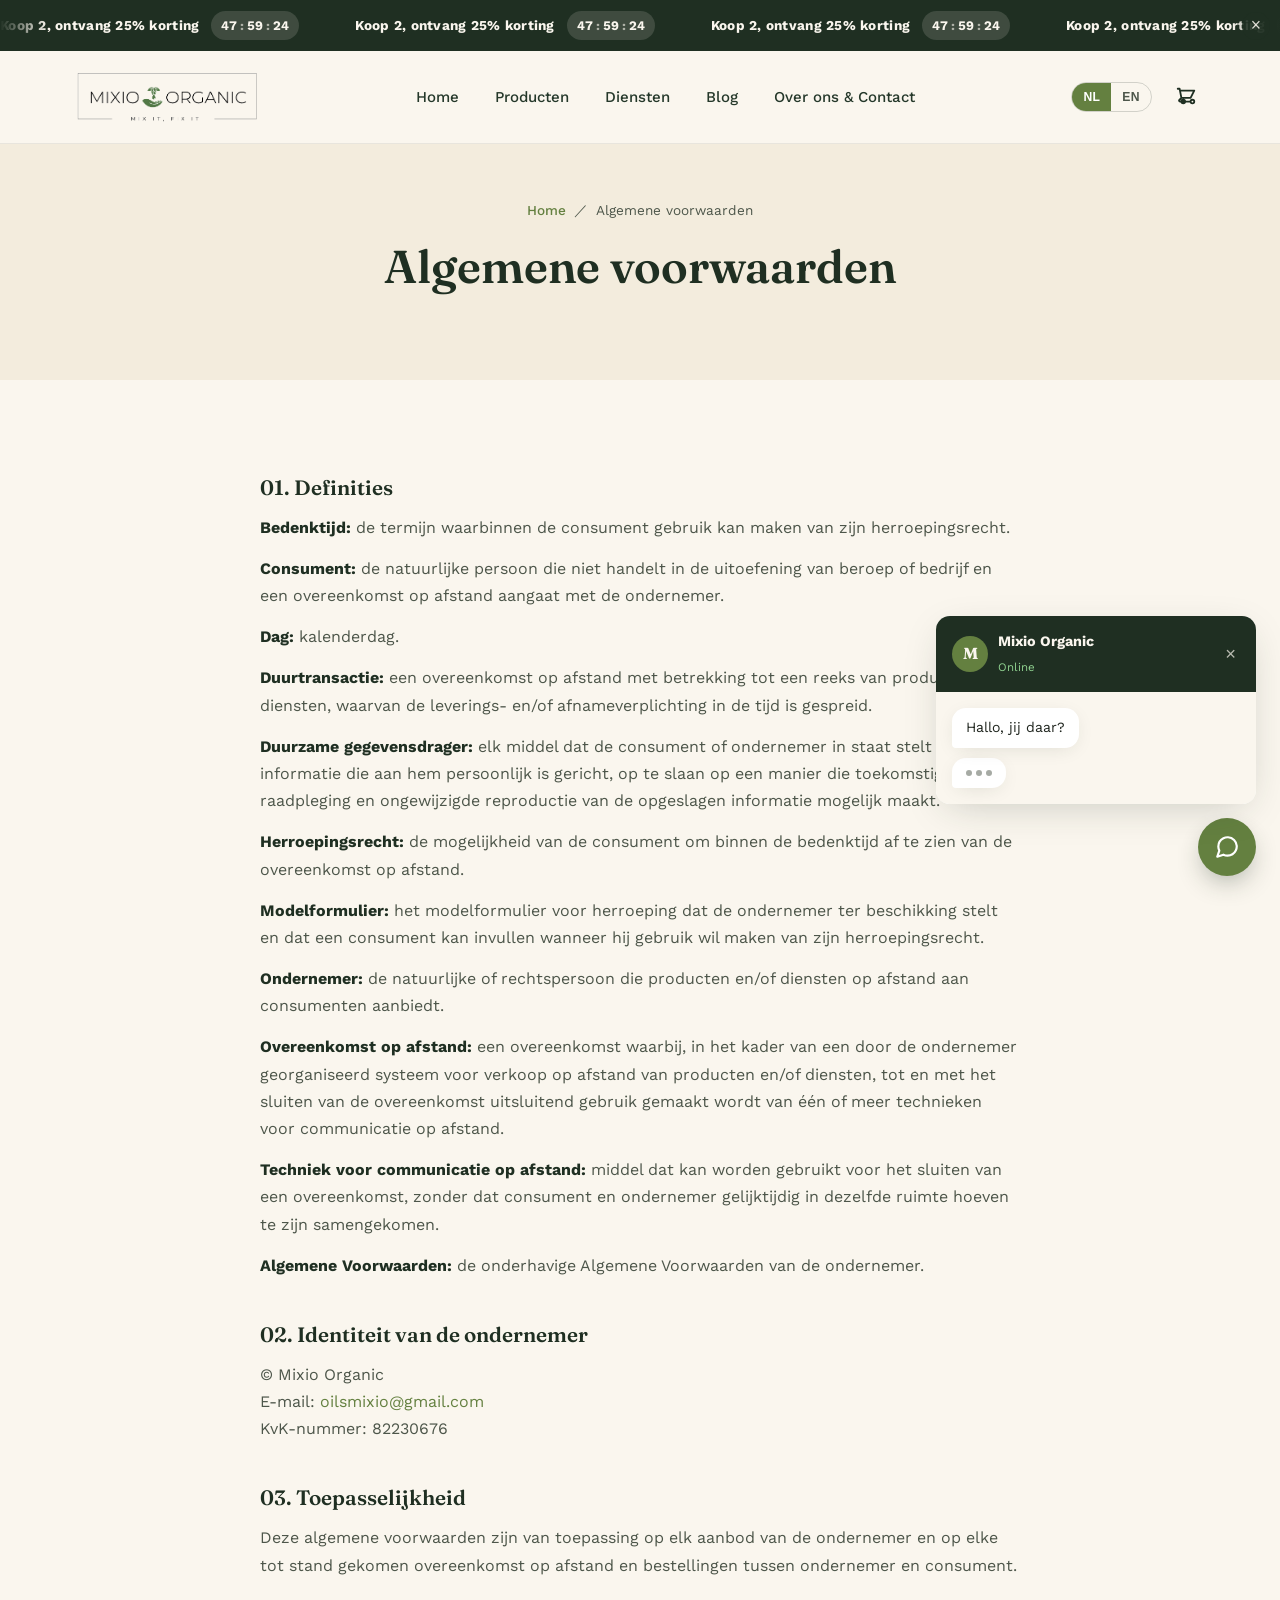
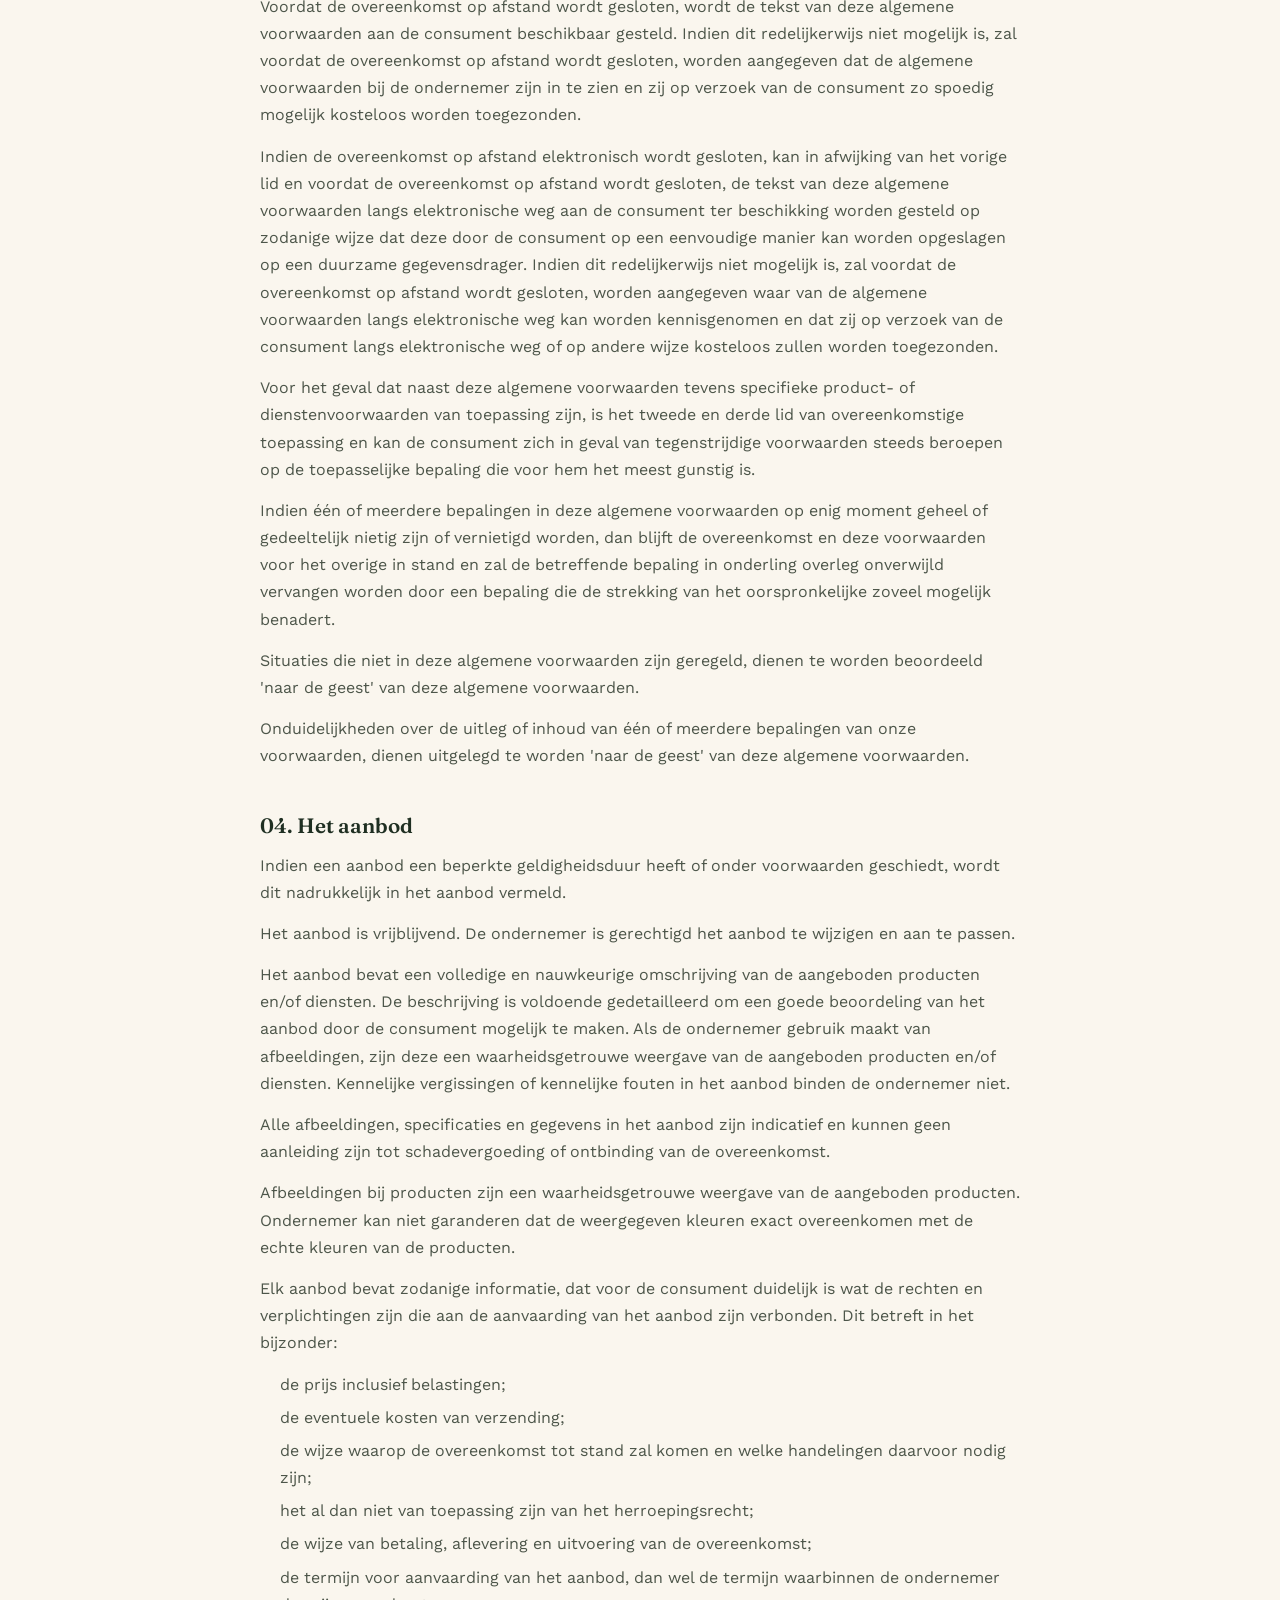
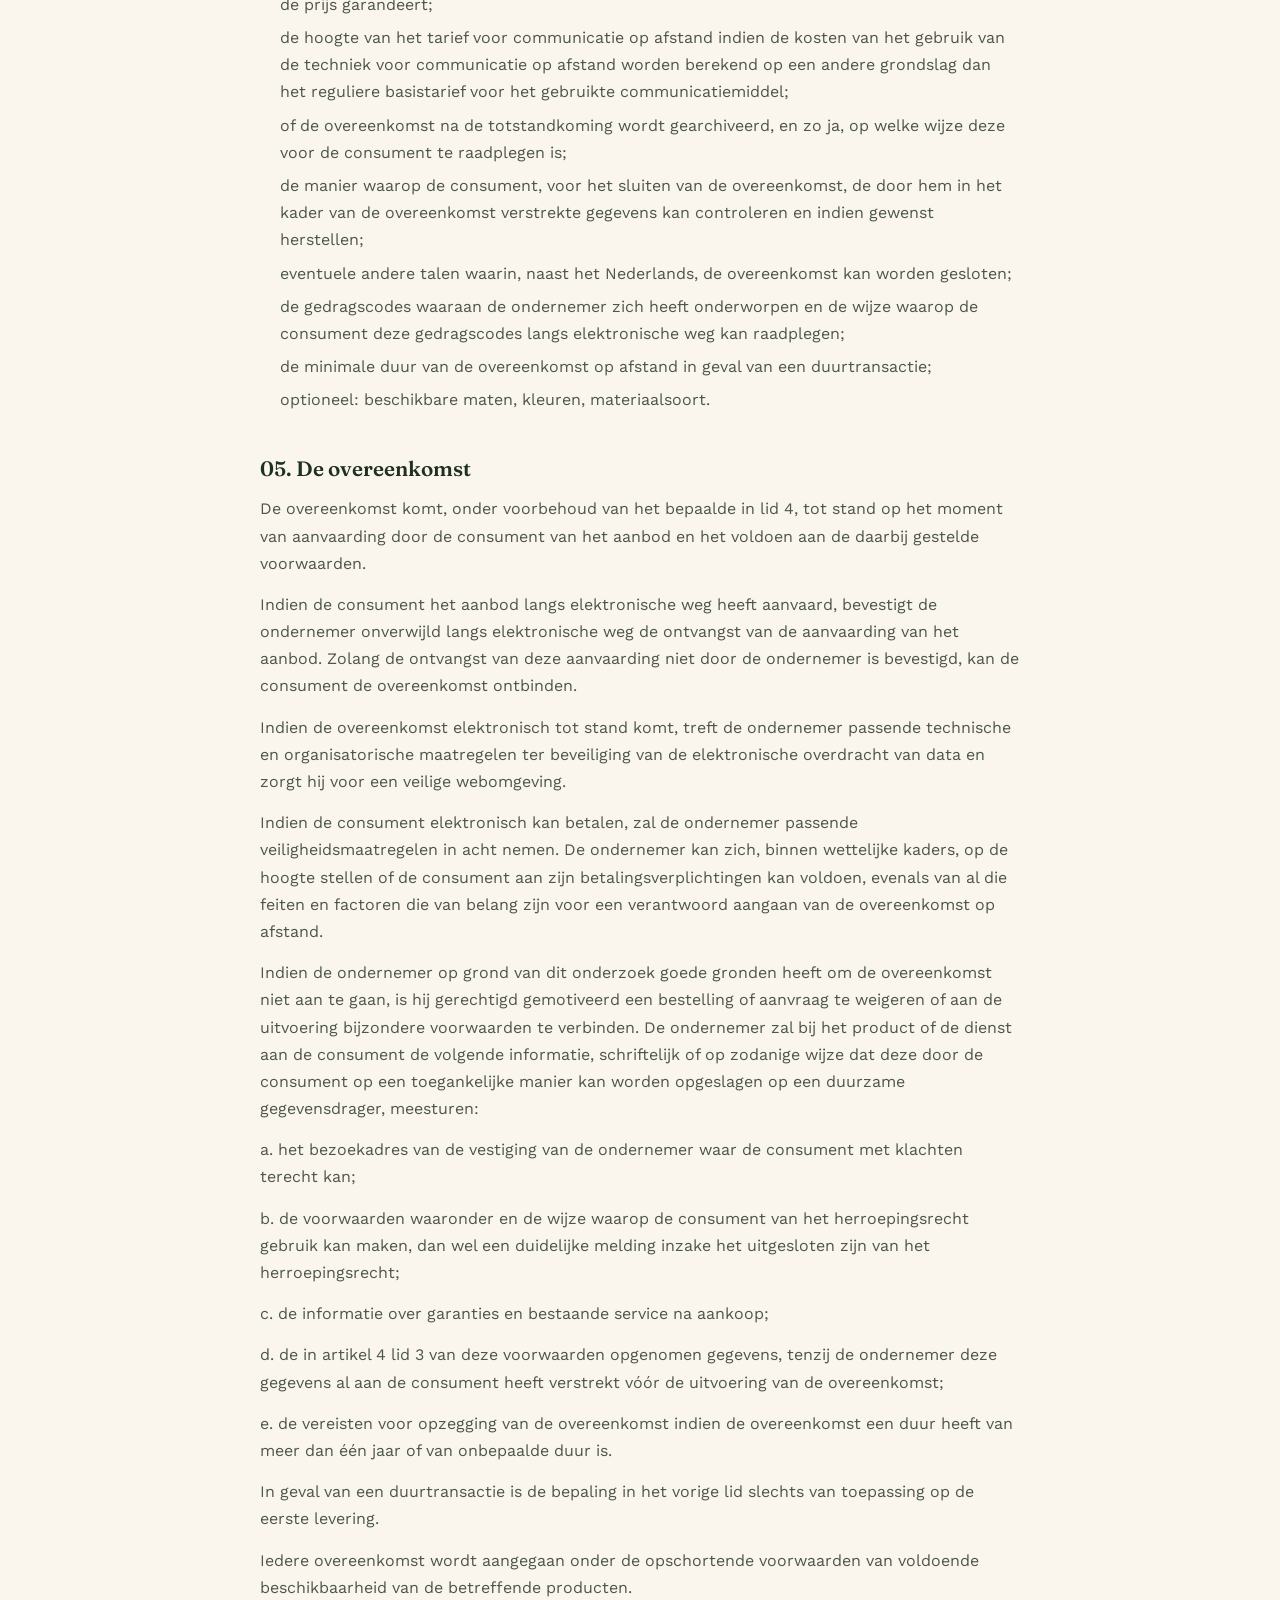
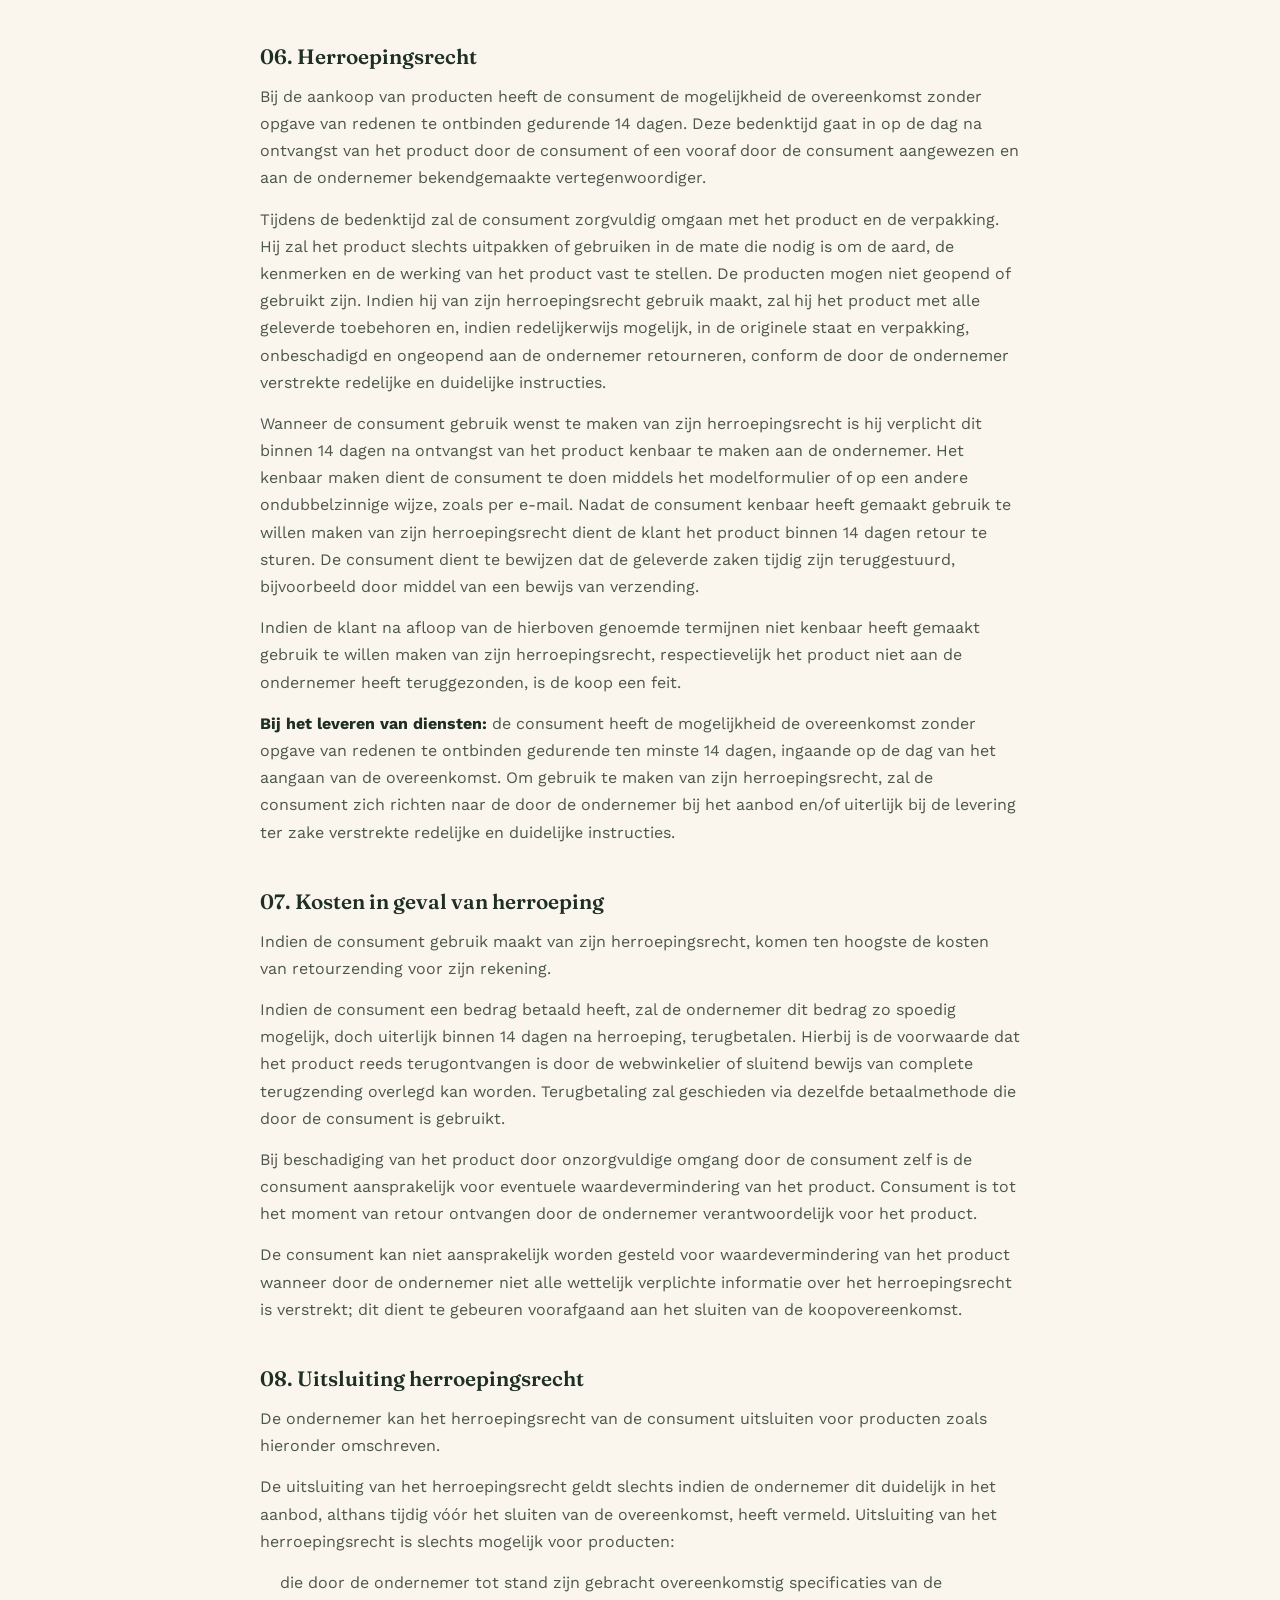
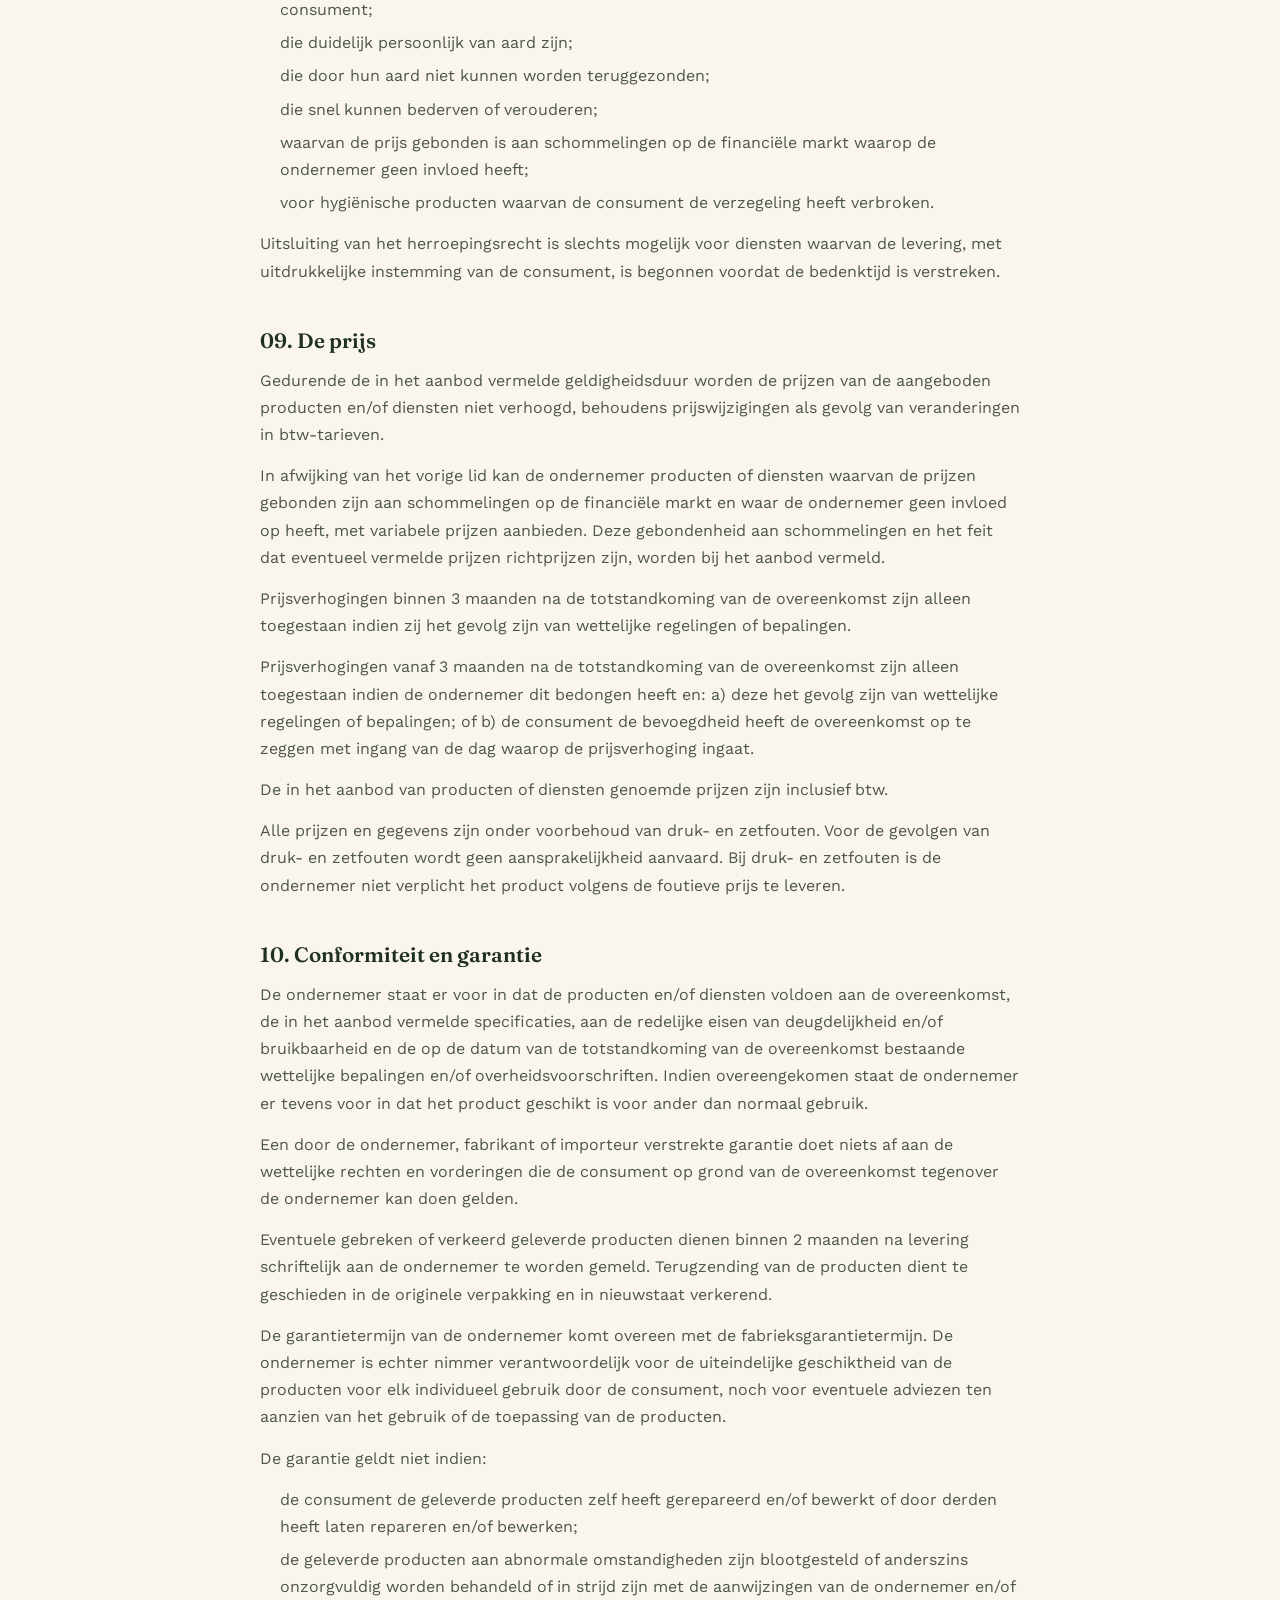
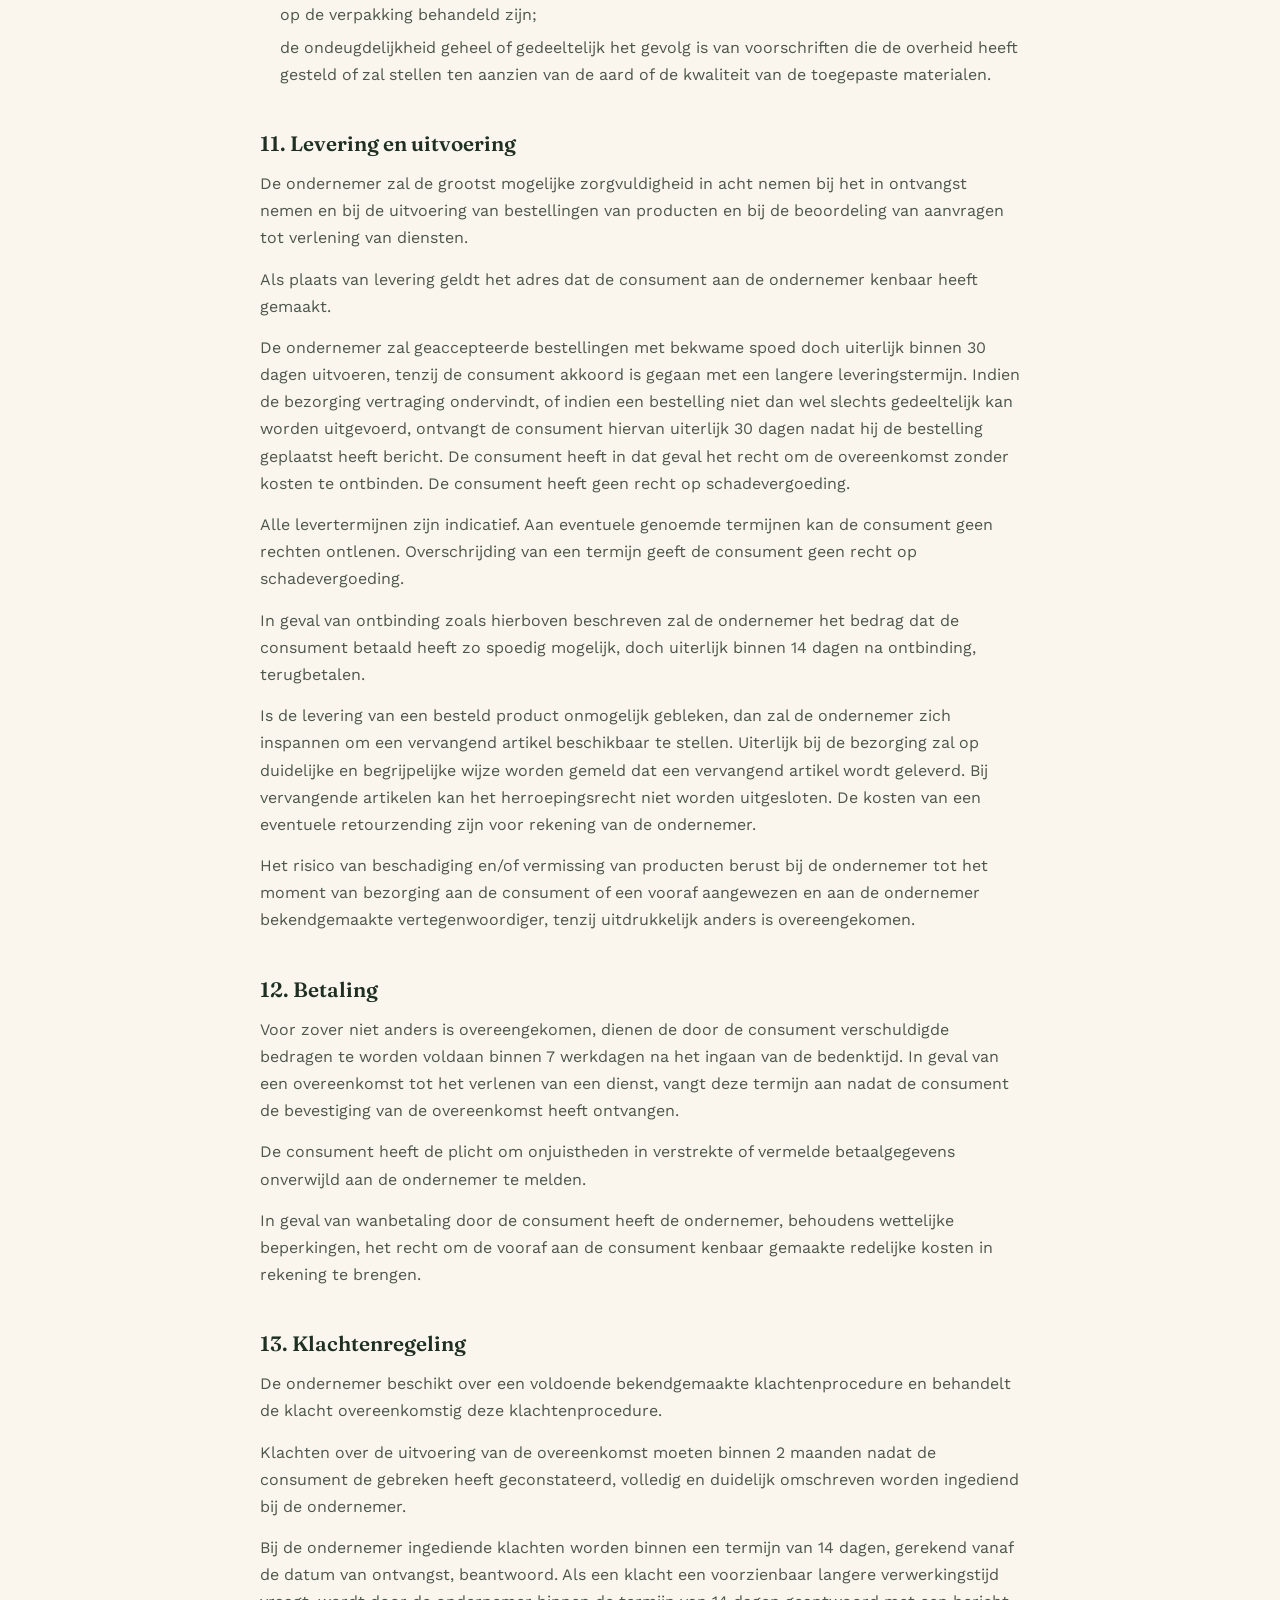
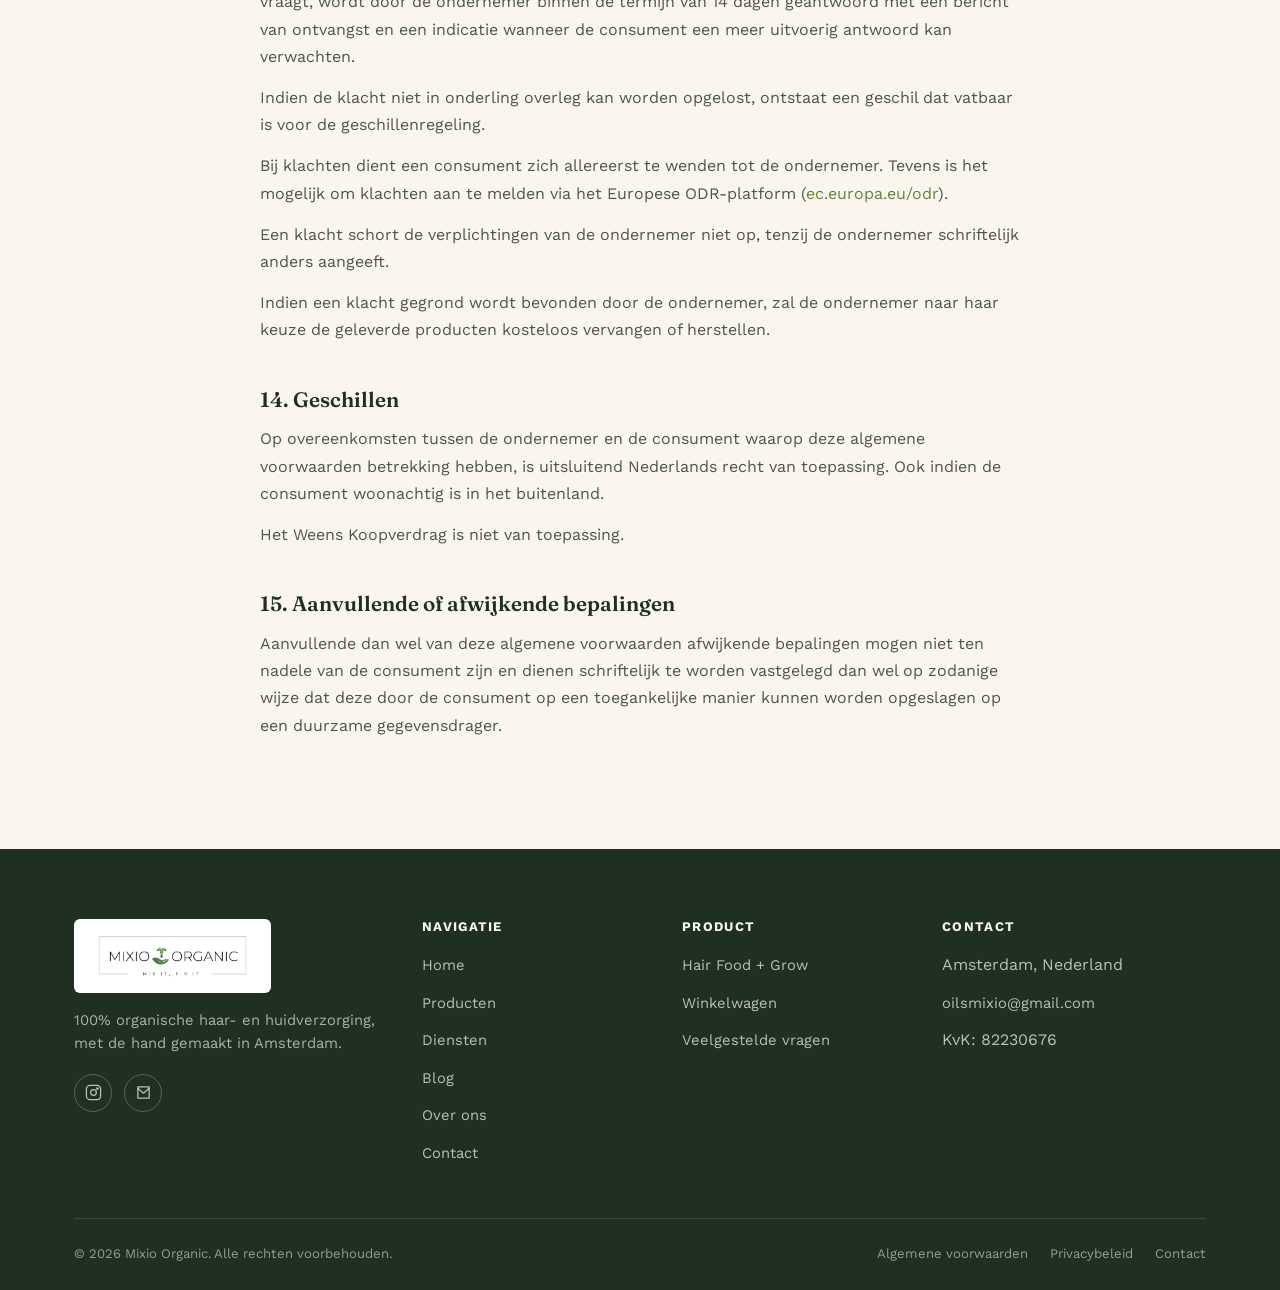
<file: voorwaarden.html>
<!DOCTYPE html>
<html lang="nl" data-title-en="Terms &amp; Conditions | Mixio Organic" data-desc-en="Terms and Conditions of Mixio Organic.">
<head>
<meta charset="UTF-8">
<meta name="viewport" content="width=device-width, initial-scale=1.0">
<title>Algemene voorwaarden | Mixio Organic</title>
<meta name="description" content="Algemene voorwaarden van Mixio Organic.">
<link rel="icon" type="image/png" sizes="32x32" href="assets/img/favicon-32.png">
<link rel="apple-touch-icon" sizes="180x180" href="assets/img/favicon-180.png">
<link rel="stylesheet" href="css/style.css">
</head>
<body>

<!-- ===================== PROMO BANNER ===================== -->
<div class="promo-banner" id="promoBanner">
  <div class="promo-marquee">
    <div class="promo-marquee-track">
      <div class="promo-marquee-group">
        <a href="producten.html" class="promo-banner-link">
          <span class="promo-banner-text" data-en="Buy 2, get 25% off">Koop 2, ontvang 25% korting</span>
          <span class="promo-banner-timer" aria-live="polite"><span class="promo-hours">48</span><span class="sep">:</span><span class="promo-minutes">00</span><span class="sep">:</span><span class="promo-seconds">00</span></span>
        </a>
        <a href="producten.html" class="promo-banner-link">
          <span class="promo-banner-text" data-en="Buy 2, get 25% off">Koop 2, ontvang 25% korting</span>
          <span class="promo-banner-timer" aria-live="polite"><span class="promo-hours">48</span><span class="sep">:</span><span class="promo-minutes">00</span><span class="sep">:</span><span class="promo-seconds">00</span></span>
        </a>
        <a href="producten.html" class="promo-banner-link">
          <span class="promo-banner-text" data-en="Buy 2, get 25% off">Koop 2, ontvang 25% korting</span>
          <span class="promo-banner-timer" aria-live="polite"><span class="promo-hours">48</span><span class="sep">:</span><span class="promo-minutes">00</span><span class="sep">:</span><span class="promo-seconds">00</span></span>
        </a>
        <a href="producten.html" class="promo-banner-link">
          <span class="promo-banner-text" data-en="Buy 2, get 25% off">Koop 2, ontvang 25% korting</span>
          <span class="promo-banner-timer" aria-live="polite"><span class="promo-hours">48</span><span class="sep">:</span><span class="promo-minutes">00</span><span class="sep">:</span><span class="promo-seconds">00</span></span>
        </a>
        <a href="producten.html" class="promo-banner-link">
          <span class="promo-banner-text" data-en="Buy 2, get 25% off">Koop 2, ontvang 25% korting</span>
          <span class="promo-banner-timer" aria-live="polite"><span class="promo-hours">48</span><span class="sep">:</span><span class="promo-minutes">00</span><span class="sep">:</span><span class="promo-seconds">00</span></span>
        </a>
        <a href="producten.html" class="promo-banner-link">
          <span class="promo-banner-text" data-en="Buy 2, get 25% off">Koop 2, ontvang 25% korting</span>
          <span class="promo-banner-timer" aria-live="polite"><span class="promo-hours">48</span><span class="sep">:</span><span class="promo-minutes">00</span><span class="sep">:</span><span class="promo-seconds">00</span></span>
        </a>
      </div>
      <div class="promo-marquee-group" aria-hidden="true">
        <a href="producten.html" class="promo-banner-link" tabindex="-1">
          <span class="promo-banner-text" data-en="Buy 2, get 25% off">Koop 2, ontvang 25% korting</span>
          <span class="promo-banner-timer"><span class="promo-hours">48</span><span class="sep">:</span><span class="promo-minutes">00</span><span class="sep">:</span><span class="promo-seconds">00</span></span>
        </a>
        <a href="producten.html" class="promo-banner-link" tabindex="-1">
          <span class="promo-banner-text" data-en="Buy 2, get 25% off">Koop 2, ontvang 25% korting</span>
          <span class="promo-banner-timer"><span class="promo-hours">48</span><span class="sep">:</span><span class="promo-minutes">00</span><span class="sep">:</span><span class="promo-seconds">00</span></span>
        </a>
        <a href="producten.html" class="promo-banner-link" tabindex="-1">
          <span class="promo-banner-text" data-en="Buy 2, get 25% off">Koop 2, ontvang 25% korting</span>
          <span class="promo-banner-timer"><span class="promo-hours">48</span><span class="sep">:</span><span class="promo-minutes">00</span><span class="sep">:</span><span class="promo-seconds">00</span></span>
        </a>
        <a href="producten.html" class="promo-banner-link" tabindex="-1">
          <span class="promo-banner-text" data-en="Buy 2, get 25% off">Koop 2, ontvang 25% korting</span>
          <span class="promo-banner-timer"><span class="promo-hours">48</span><span class="sep">:</span><span class="promo-minutes">00</span><span class="sep">:</span><span class="promo-seconds">00</span></span>
        </a>
        <a href="producten.html" class="promo-banner-link" tabindex="-1">
          <span class="promo-banner-text" data-en="Buy 2, get 25% off">Koop 2, ontvang 25% korting</span>
          <span class="promo-banner-timer"><span class="promo-hours">48</span><span class="sep">:</span><span class="promo-minutes">00</span><span class="sep">:</span><span class="promo-seconds">00</span></span>
        </a>
        <a href="producten.html" class="promo-banner-link" tabindex="-1">
          <span class="promo-banner-text" data-en="Buy 2, get 25% off">Koop 2, ontvang 25% korting</span>
          <span class="promo-banner-timer"><span class="promo-hours">48</span><span class="sep">:</span><span class="promo-minutes">00</span><span class="sep">:</span><span class="promo-seconds">00</span></span>
        </a>
      </div>
    </div>
  </div>
  <button class="promo-banner-close" id="promoBannerClose" aria-label="Sluiten">×</button>
</div>

<!-- ===================== HEADER ===================== -->
<header class="site-header">
  <nav class="nav container">
    <a href="index.html" class="logo"><img src="assets/img/logo-horizontal.png" alt="Mixio Organic" class="logo-img"></a>
    <ul class="nav-links" id="navLinks">
      <li><a href="index.html" data-en="Home">Home</a></li>
      <li><a href="producten.html" data-en="Products">Producten</a></li>
      <li><a href="diensten.html" data-en="Services">Diensten</a></li>
      <li><a href="blog" data-en="Blog">Blog</a></li>
      <li><a href="contact.html" data-en="About &amp; Contact">Over ons &amp; Contact</a></li>
    </ul>
    <div class="nav-cta">
      <div class="lang-switch" role="group" aria-label="Taal / Language">
        <button type="button" data-lang="nl">NL</button>
        <button type="button" data-lang="en">EN</button>
      </div>
      <a href="cart.html" class="cart-link" aria-label="Winkelwagen">
        <svg viewBox="0 0 24 24" fill="none" stroke="currentColor" stroke-width="2"><path stroke-linecap="round" stroke-linejoin="round" d="M3 3h2l.4 2M7 13h10l4-8H5.4M7 13L5.4 5M7 13l-2.293 2.293c-.63.63-.184 1.707.707 1.707H17m-10 0a2 2 0 104 0 2 2 0 00-4 0zm10 0a2 2 0 104 0 2 2 0 00-4 0z"/></svg>
        <span class="cart-badge" id="cartBadge" hidden>0</span>
      </a>
      <button class="nav-toggle" id="navToggle" aria-label="Menu" aria-expanded="false">
        <span></span><span></span><span></span>
      </button>
    </div>
  </nav>
</header>

<!-- ===================== PAGE HERO ===================== -->
<section class="page-hero">
  <div class="container">
    <div class="breadcrumb"><a href="index.html" data-en="Home">Home</a><span>／</span><span data-en="Terms &amp; Conditions">Algemene voorwaarden</span></div>
    <h1 data-en="Terms &amp; Conditions">Algemene voorwaarden</h1>
  </div>
</section>

<main>
  <section class="section">
    <div class="container">
      <div class="legal-content reveal in">

        <h2 data-en="01. Definitions">01. Definities</h2>
        <p data-en="&lt;strong&gt;Cooling-off period:&lt;/strong&gt; the period within which the consumer can exercise his right of withdrawal."><strong>Bedenktijd:</strong> de termijn waarbinnen de consument gebruik kan maken van zijn herroepingsrecht.</p>
        <p data-en="&lt;strong&gt;Consumer:&lt;/strong&gt; the natural person who is not acting for purposes related to his trade, business, craft or profession and who enters into a distance contract with the trader."><strong>Consument:</strong> de natuurlijke persoon die niet handelt in de uitoefening van beroep of bedrijf en een overeenkomst op afstand aangaat met de ondernemer.</p>
        <p data-en="&lt;strong&gt;Day:&lt;/strong&gt; calendar day."><strong>Dag:</strong> kalenderdag.</p>
        <p data-en="&lt;strong&gt;Continuing performance contract:&lt;/strong&gt; a distance contract relating to a series of products and/or services, the delivery and/or purchase obligation of which is spread over time."><strong>Duurtransactie:</strong> een overeenkomst op afstand met betrekking tot een reeks van producten en/of diensten, waarvan de leverings- en/of afnameverplichting in de tijd is gespreid.</p>
        <p data-en="&lt;strong&gt;Durable medium:&lt;/strong&gt; any tool that enables the consumer or trader to store information addressed to him personally in a way that allows future consultation and unaltered reproduction of the stored information."><strong>Duurzame gegevensdrager:</strong> elk middel dat de consument of ondernemer in staat stelt om informatie die aan hem persoonlijk is gericht, op te slaan op een manier die toekomstige raadpleging en ongewijzigde reproductie van de opgeslagen informatie mogelijk maakt.</p>
        <p data-en="&lt;strong&gt;Right of withdrawal:&lt;/strong&gt; the consumer's option to withdraw from the distance contract within the cooling-off period."><strong>Herroepingsrecht:</strong> de mogelijkheid van de consument om binnen de bedenktijd af te zien van de overeenkomst op afstand.</p>
        <p data-en="&lt;strong&gt;Model form:&lt;/strong&gt; the model withdrawal form provided by the trader, which a consumer can complete when he wishes to exercise his right of withdrawal."><strong>Modelformulier:</strong> het modelformulier voor herroeping dat de ondernemer ter beschikking stelt en dat een consument kan invullen wanneer hij gebruik wil maken van zijn herroepingsrecht.</p>
        <p data-en="&lt;strong&gt;Trader:&lt;/strong&gt; the natural or legal person who offers products and/or services to consumers at a distance."><strong>Ondernemer:</strong> de natuurlijke of rechtspersoon die producten en/of diensten op afstand aan consumenten aanbiedt.</p>
        <p data-en="&lt;strong&gt;Distance contract:&lt;/strong&gt; a contract in which, within the framework of a system organised by the trader for the distance selling of products and/or services, exclusive use is made of one or more techniques for distance communication up to and including the conclusion of the contract."><strong>Overeenkomst op afstand:</strong> een overeenkomst waarbij, in het kader van een door de ondernemer georganiseerd systeem voor verkoop op afstand van producten en/of diensten, tot en met het sluiten van de overeenkomst uitsluitend gebruik gemaakt wordt van één of meer technieken voor communicatie op afstand.</p>
        <p data-en="&lt;strong&gt;Distance communication technique:&lt;/strong&gt; a means that can be used to conclude a contract without the consumer and trader needing to be in the same place at the same time."><strong>Techniek voor communicatie op afstand:</strong> middel dat kan worden gebruikt voor het sluiten van een overeenkomst, zonder dat consument en ondernemer gelijktijdig in dezelfde ruimte hoeven te zijn samengekomen.</p>
        <p data-en="&lt;strong&gt;Terms and Conditions:&lt;/strong&gt; these Terms and Conditions of the trader."><strong>Algemene Voorwaarden:</strong> de onderhavige Algemene Voorwaarden van de ondernemer.</p>

        <h2 data-en="02. Identity of the trader">02. Identiteit van de ondernemer</h2>
        <p data-en="&#169; Mixio Organic&lt;br&gt;Email: &lt;a href=&quot;mailto:oilsmixio@gmail.com&quot;&gt;oilsmixio@gmail.com&lt;/a&gt;&lt;br&gt;Chamber of Commerce (KvK) number: 82230676">© Mixio Organic<br>
        E-mail: <a href="mailto:oilsmixio@gmail.com">oilsmixio@gmail.com</a><br>
        KvK-nummer: 82230676</p>

        <h2 data-en="03. Applicability">03. Toepasselijkheid</h2>
        <p data-en="These Terms and Conditions apply to every offer made by the trader and to every distance contract and order concluded between the trader and the consumer.">Deze algemene voorwaarden zijn van toepassing op elk aanbod van de ondernemer en op elke tot stand gekomen overeenkomst op afstand en bestellingen tussen ondernemer en consument.</p>
        <p data-en="Before the distance contract is concluded, the text of these Terms and Conditions is made available to the consumer. If this is not reasonably possible, it will be indicated, before the distance contract is concluded, that the Terms and Conditions can be viewed at the trader's premises and that they will be sent free of charge as soon as possible at the consumer's request.">Voordat de overeenkomst op afstand wordt gesloten, wordt de tekst van deze algemene voorwaarden aan de consument beschikbaar gesteld. Indien dit redelijkerwijs niet mogelijk is, zal voordat de overeenkomst op afstand wordt gesloten, worden aangegeven dat de algemene voorwaarden bij de ondernemer zijn in te zien en zij op verzoek van de consument zo spoedig mogelijk kosteloos worden toegezonden.</p>
        <p data-en="If the distance contract is concluded electronically, then, notwithstanding the previous paragraph and before the distance contract is concluded, the text of these Terms and Conditions may be made available to the consumer electronically in such a way that it can be easily stored by the consumer on a durable medium. If this is not reasonably possible, it will be indicated, before the distance contract is concluded, where the Terms and Conditions can be viewed electronically and that they will be sent free of charge electronically or otherwise at the consumer's request.">Indien de overeenkomst op afstand elektronisch wordt gesloten, kan in afwijking van het vorige lid en voordat de overeenkomst op afstand wordt gesloten, de tekst van deze algemene voorwaarden langs elektronische weg aan de consument ter beschikking worden gesteld op zodanige wijze dat deze door de consument op een eenvoudige manier kan worden opgeslagen op een duurzame gegevensdrager. Indien dit redelijkerwijs niet mogelijk is, zal voordat de overeenkomst op afstand wordt gesloten, worden aangegeven waar van de algemene voorwaarden langs elektronische weg kan worden kennisgenomen en dat zij op verzoek van de consument langs elektronische weg of op andere wijze kosteloos zullen worden toegezonden.</p>
        <p data-en="In the event that, in addition to these Terms and Conditions, specific product or service conditions also apply, the second and third paragraphs apply accordingly, and in the event of conflicting conditions, the consumer may always invoke the applicable provision that is most favourable to him.">Voor het geval dat naast deze algemene voorwaarden tevens specifieke product- of dienstenvoorwaarden van toepassing zijn, is het tweede en derde lid van overeenkomstige toepassing en kan de consument zich in geval van tegenstrijdige voorwaarden steeds beroepen op de toepasselijke bepaling die voor hem het meest gunstig is.</p>
        <p data-en="If one or more provisions of these Terms and Conditions are wholly or partly void or voided at any time, the contract and these Terms and Conditions shall otherwise remain in force, and the provision in question shall promptly be replaced, by mutual agreement, with a provision that approximates the intent of the original as closely as possible.">Indien één of meerdere bepalingen in deze algemene voorwaarden op enig moment geheel of gedeeltelijk nietig zijn of vernietigd worden, dan blijft de overeenkomst en deze voorwaarden voor het overige in stand en zal de betreffende bepaling in onderling overleg onverwijld vervangen worden door een bepaling die de strekking van het oorspronkelijke zoveel mogelijk benadert.</p>
        <p data-en="Situations not covered by these Terms and Conditions must be assessed 'in the spirit' of these Terms and Conditions.">Situaties die niet in deze algemene voorwaarden zijn geregeld, dienen te worden beoordeeld 'naar de geest' van deze algemene voorwaarden.</p>
        <p data-en="Any ambiguities regarding the interpretation or content of one or more provisions of our Terms and Conditions must be interpreted 'in the spirit' of these Terms and Conditions.">Onduidelijkheden over de uitleg of inhoud van één of meerdere bepalingen van onze voorwaarden, dienen uitgelegd te worden 'naar de geest' van deze algemene voorwaarden.</p>

        <h2 data-en="04. The offer">04. Het aanbod</h2>
        <p data-en="If an offer has a limited period of validity or is subject to conditions, this will be explicitly stated in the offer.">Indien een aanbod een beperkte geldigheidsduur heeft of onder voorwaarden geschiedt, wordt dit nadrukkelijk in het aanbod vermeld.</p>
        <p data-en="The offer is without obligation. The trader is entitled to change and adjust the offer.">Het aanbod is vrijblijvend. De ondernemer is gerechtigd het aanbod te wijzigen en aan te passen.</p>
        <p data-en="The offer contains a complete and accurate description of the products and/or services offered. The description is sufficiently detailed to allow a proper assessment of the offer by the consumer. If the trader uses images, these are a true representation of the products and/or services offered. Obvious mistakes or errors in the offer do not bind the trader.">Het aanbod bevat een volledige en nauwkeurige omschrijving van de aangeboden producten en/of diensten. De beschrijving is voldoende gedetailleerd om een goede beoordeling van het aanbod door de consument mogelijk te maken. Als de ondernemer gebruik maakt van afbeeldingen, zijn deze een waarheidsgetrouwe weergave van de aangeboden producten en/of diensten. Kennelijke vergissingen of kennelijke fouten in het aanbod binden de ondernemer niet.</p>
        <p data-en="All images, specifications and data in the offer are indicative and cannot give rise to compensation or dissolution of the contract.">Alle afbeeldingen, specificaties en gegevens in het aanbod zijn indicatief en kunnen geen aanleiding zijn tot schadevergoeding of ontbinding van de overeenkomst.</p>
        <p data-en="Images of products are a true representation of the products offered. The trader cannot guarantee that the colours shown correspond exactly to the actual colours of the products.">Afbeeldingen bij producten zijn een waarheidsgetrouwe weergave van de aangeboden producten. Ondernemer kan niet garanderen dat de weergegeven kleuren exact overeenkomen met de echte kleuren van de producten.</p>
        <p data-en="Every offer contains such information that it is clear to the consumer what rights and obligations are attached to accepting the offer. This concerns in particular:">Elk aanbod bevat zodanige informatie, dat voor de consument duidelijk is wat de rechten en verplichtingen zijn die aan de aanvaarding van het aanbod zijn verbonden. Dit betreft in het bijzonder:</p>
        <ul>
          <li data-en="the price including taxes;">de prijs inclusief belastingen;</li>
          <li data-en="any shipping costs;">de eventuele kosten van verzending;</li>
          <li data-en="the manner in which the contract will be concluded and what actions are required for this;">de wijze waarop de overeenkomst tot stand zal komen en welke handelingen daarvoor nodig zijn;</li>
          <li data-en="whether or not the right of withdrawal applies;">het al dan niet van toepassing zijn van het herroepingsrecht;</li>
          <li data-en="the method of payment, delivery and performance of the contract;">de wijze van betaling, aflevering en uitvoering van de overeenkomst;</li>
          <li data-en="the period for acceptance of the offer, or the period within which the trader guarantees the price;">de termijn voor aanvaarding van het aanbod, dan wel de termijn waarbinnen de ondernemer de prijs garandeert;</li>
          <li data-en="the rate for distance communication if the costs of using the distance communication technique are calculated on a basis other than the regular basic rate for the means of communication used;">de hoogte van het tarief voor communicatie op afstand indien de kosten van het gebruik van de techniek voor communicatie op afstand worden berekend op een andere grondslag dan het reguliere basistarief voor het gebruikte communicatiemiddel;</li>
          <li data-en="whether the contract will be archived after it is concluded, and if so, how the consumer can access it;">of de overeenkomst na de totstandkoming wordt gearchiveerd, en zo ja, op welke wijze deze voor de consument te raadplegen is;</li>
          <li data-en="the way in which the consumer can check, and if desired correct, the data provided by him within the context of the contract before it is concluded;">de manier waarop de consument, voor het sluiten van de overeenkomst, de door hem in het kader van de overeenkomst verstrekte gegevens kan controleren en indien gewenst herstellen;</li>
          <li data-en="any other languages, in addition to Dutch, in which the contract can be concluded;">eventuele andere talen waarin, naast het Nederlands, de overeenkomst kan worden gesloten;</li>
          <li data-en="the codes of conduct to which the trader is subject and the way in which the consumer can consult these codes of conduct electronically;">de gedragscodes waaraan de ondernemer zich heeft onderworpen en de wijze waarop de consument deze gedragscodes langs elektronische weg kan raadplegen;</li>
          <li data-en="the minimum duration of the distance contract in the case of a continuing performance contract;">de minimale duur van de overeenkomst op afstand in geval van een duurtransactie;</li>
          <li data-en="optional: available sizes, colours, type of material.">optioneel: beschikbare maten, kleuren, materiaalsoort.</li>
        </ul>

        <h2 data-en="05. The contract">05. De overeenkomst</h2>
        <p data-en="The contract is concluded, subject to the provisions of paragraph 4, at the moment the consumer accepts the offer and meets the conditions set therein.">De overeenkomst komt, onder voorbehoud van het bepaalde in lid 4, tot stand op het moment van aanvaarding door de consument van het aanbod en het voldoen aan de daarbij gestelde voorwaarden.</p>
        <p data-en="If the consumer has accepted the offer electronically, the trader will promptly confirm receipt of the acceptance of the offer electronically. As long as the receipt of this acceptance has not been confirmed by the trader, the consumer may dissolve the contract.">Indien de consument het aanbod langs elektronische weg heeft aanvaard, bevestigt de ondernemer onverwijld langs elektronische weg de ontvangst van de aanvaarding van het aanbod. Zolang de ontvangst van deze aanvaarding niet door de ondernemer is bevestigd, kan de consument de overeenkomst ontbinden.</p>
        <p data-en="If the contract is concluded electronically, the trader will take appropriate technical and organisational measures to secure the electronic transfer of data and ensure a secure web environment.">Indien de overeenkomst elektronisch tot stand komt, treft de ondernemer passende technische en organisatorische maatregelen ter beveiliging van de elektronische overdracht van data en zorgt hij voor een veilige webomgeving.</p>
        <p data-en="If the consumer can pay electronically, the trader will observe appropriate security measures. The trader may, within legal limits, verify whether the consumer can meet his payment obligations, as well as ascertain all facts and factors relevant to responsibly entering into the distance contract.">Indien de consument elektronisch kan betalen, zal de ondernemer passende veiligheidsmaatregelen in acht nemen. De ondernemer kan zich, binnen wettelijke kaders, op de hoogte stellen of de consument aan zijn betalingsverplichtingen kan voldoen, evenals van al die feiten en factoren die van belang zijn voor een verantwoord aangaan van de overeenkomst op afstand.</p>
        <p data-en="If, on the basis of this investigation, the trader has good grounds not to enter into the contract, he is entitled to refuse an order or request with reasons, or to attach special conditions to its performance. The trader will send the consumer the following information, in writing or in such a way that it can be stored by the consumer in an accessible manner on a durable medium, together with the product or service:">Indien de ondernemer op grond van dit onderzoek goede gronden heeft om de overeenkomst niet aan te gaan, is hij gerechtigd gemotiveerd een bestelling of aanvraag te weigeren of aan de uitvoering bijzondere voorwaarden te verbinden. De ondernemer zal bij het product of de dienst aan de consument de volgende informatie, schriftelijk of op zodanige wijze dat deze door de consument op een toegankelijke manier kan worden opgeslagen op een duurzame gegevensdrager, meesturen:</p>
        <p data-en="a. the visiting address of the trader's place of business where the consumer can lodge complaints;">a. het bezoekadres van de vestiging van de ondernemer waar de consument met klachten terecht kan;</p>
        <p data-en="b. the conditions under which, and the manner in which, the consumer can exercise the right of withdrawal, or a clear notice regarding the exclusion of the right of withdrawal;">b. de voorwaarden waaronder en de wijze waarop de consument van het herroepingsrecht gebruik kan maken, dan wel een duidelijke melding inzake het uitgesloten zijn van het herroepingsrecht;</p>
        <p data-en="c. information on guarantees and existing after-sales service;">c. de informatie over garanties en bestaande service na aankoop;</p>
        <p data-en="d. the information included in Article 4, paragraph 3 of these Terms and Conditions, unless the trader has already provided the consumer with this information prior to performance of the contract;">d. de in artikel 4 lid 3 van deze voorwaarden opgenomen gegevens, tenzij de ondernemer deze gegevens al aan de consument heeft verstrekt vóór de uitvoering van de overeenkomst;</p>
        <p data-en="e. the requirements for terminating the contract if the contract has a duration of more than one year or an indefinite duration.">e. de vereisten voor opzegging van de overeenkomst indien de overeenkomst een duur heeft van meer dan één jaar of van onbepaalde duur is.</p>
        <p data-en="In the case of a continuing performance contract, the provision in the previous paragraph applies only to the first delivery.">In geval van een duurtransactie is de bepaling in het vorige lid slechts van toepassing op de eerste levering.</p>
        <p data-en="Every contract is entered into subject to the condition precedent of sufficient availability of the relevant products.">Iedere overeenkomst wordt aangegaan onder de opschortende voorwaarden van voldoende beschikbaarheid van de betreffende producten.</p>

        <h2 data-en="06. Right of withdrawal">06. Herroepingsrecht</h2>
        <p data-en="When purchasing products, the consumer has the option to dissolve the contract without giving reasons for a period of 14 days. This cooling-off period begins on the day after the consumer, or a representative designated in advance by the consumer and notified to the trader, receives the product.">Bij de aankoop van producten heeft de consument de mogelijkheid de overeenkomst zonder opgave van redenen te ontbinden gedurende 14 dagen. Deze bedenktijd gaat in op de dag na ontvangst van het product door de consument of een vooraf door de consument aangewezen en aan de ondernemer bekendgemaakte vertegenwoordiger.</p>
        <p data-en="During the cooling-off period, the consumer will handle the product and packaging with care. He will only unpack or use the product to the extent necessary to establish the nature, characteristics and functioning of the product. The products must not have been opened or used. If he exercises his right of withdrawal, he will return the product to the trader with all accessories supplied and, if reasonably possible, in its original condition and packaging, undamaged and unopened, in accordance with the reasonable and clear instructions provided by the trader.">Tijdens de bedenktijd zal de consument zorgvuldig omgaan met het product en de verpakking. Hij zal het product slechts uitpakken of gebruiken in de mate die nodig is om de aard, de kenmerken en de werking van het product vast te stellen. De producten mogen niet geopend of gebruikt zijn. Indien hij van zijn herroepingsrecht gebruik maakt, zal hij het product met alle geleverde toebehoren en, indien redelijkerwijs mogelijk, in de originele staat en verpakking, onbeschadigd en ongeopend aan de ondernemer retourneren, conform de door de ondernemer verstrekte redelijke en duidelijke instructies.</p>
        <p data-en="If the consumer wishes to exercise his right of withdrawal, he is obliged to notify the trader within 14 days of receiving the product. The consumer must give notice using the model form or in another unambiguous manner, such as by email. After the consumer has notified his wish to exercise his right of withdrawal, the customer must return the product within 14 days. The consumer must prove that the delivered goods have been returned in time, for example by means of proof of shipment.">Wanneer de consument gebruik wenst te maken van zijn herroepingsrecht is hij verplicht dit binnen 14 dagen na ontvangst van het product kenbaar te maken aan de ondernemer. Het kenbaar maken dient de consument te doen middels het modelformulier of op een andere ondubbelzinnige wijze, zoals per e-mail. Nadat de consument kenbaar heeft gemaakt gebruik te willen maken van zijn herroepingsrecht dient de klant het product binnen 14 dagen retour te sturen. De consument dient te bewijzen dat de geleverde zaken tijdig zijn teruggestuurd, bijvoorbeeld door middel van een bewijs van verzending.</p>
        <p data-en="If, after the periods mentioned above have expired, the customer has not indicated a wish to exercise his right of withdrawal, or has not returned the product to the trader, the sale is final.">Indien de klant na afloop van de hierboven genoemde termijnen niet kenbaar heeft gemaakt gebruik te willen maken van zijn herroepingsrecht, respectievelijk het product niet aan de ondernemer heeft teruggezonden, is de koop een feit.</p>
        <p data-en="&lt;strong&gt;When providing services:&lt;/strong&gt; the consumer has the option to dissolve the contract without giving reasons for a period of at least 14 days, starting on the day the contract is entered into. To exercise his right of withdrawal, the consumer will follow the reasonable and clear instructions provided by the trader with the offer and/or at the latest upon delivery."><strong>Bij het leveren van diensten:</strong> de consument heeft de mogelijkheid de overeenkomst zonder opgave van redenen te ontbinden gedurende ten minste 14 dagen, ingaande op de dag van het aangaan van de overeenkomst. Om gebruik te maken van zijn herroepingsrecht, zal de consument zich richten naar de door de ondernemer bij het aanbod en/of uiterlijk bij de levering ter zake verstrekte redelijke en duidelijke instructies.</p>

        <h2 data-en="07. Costs in case of withdrawal">07. Kosten in geval van herroeping</h2>
        <p data-en="If the consumer exercises his right of withdrawal, at most the costs of return shipment will be borne by him.">Indien de consument gebruik maakt van zijn herroepingsrecht, komen ten hoogste de kosten van retourzending voor zijn rekening.</p>
        <p data-en="If the consumer has paid an amount, the trader will refund this amount as soon as possible, but no later than within 14 days after withdrawal. This is subject to the condition that the product has already been received back by the web store, or conclusive proof of complete return shipment can be provided. Refunds will be made using the same payment method used by the consumer.">Indien de consument een bedrag betaald heeft, zal de ondernemer dit bedrag zo spoedig mogelijk, doch uiterlijk binnen 14 dagen na herroeping, terugbetalen. Hierbij is de voorwaarde dat het product reeds terugontvangen is door de webwinkelier of sluitend bewijs van complete terugzending overlegd kan worden. Terugbetaling zal geschieden via dezelfde betaalmethode die door de consument is gebruikt.</p>
        <p data-en="If the product is damaged due to careless handling by the consumer himself, the consumer is liable for any resulting decrease in value of the product. The consumer is responsible for the product until it is received back by the trader.">Bij beschadiging van het product door onzorgvuldige omgang door de consument zelf is de consument aansprakelijk voor eventuele waardevermindering van het product. Consument is tot het moment van retour ontvangen door de ondernemer verantwoordelijk voor het product.</p>
        <p data-en="The consumer cannot be held liable for a decrease in the value of the product if the trader has not provided all the legally required information about the right of withdrawal; this must take place prior to concluding the purchase agreement.">De consument kan niet aansprakelijk worden gesteld voor waardevermindering van het product wanneer door de ondernemer niet alle wettelijk verplichte informatie over het herroepingsrecht is verstrekt; dit dient te gebeuren voorafgaand aan het sluiten van de koopovereenkomst.</p>

        <h2 data-en="08. Exclusion of the right of withdrawal">08. Uitsluiting herroepingsrecht</h2>
        <p data-en="The trader may exclude the consumer's right of withdrawal for products as described below.">De ondernemer kan het herroepingsrecht van de consument uitsluiten voor producten zoals hieronder omschreven.</p>
        <p data-en="The exclusion of the right of withdrawal only applies if the trader has clearly stated this in the offer, or at least in good time before the contract is concluded. Exclusion of the right of withdrawal is only possible for products:">De uitsluiting van het herroepingsrecht geldt slechts indien de ondernemer dit duidelijk in het aanbod, althans tijdig vóór het sluiten van de overeenkomst, heeft vermeld. Uitsluiting van het herroepingsrecht is slechts mogelijk voor producten:</p>
        <ul>
          <li data-en="that have been produced by the trader in accordance with the consumer's specifications;">die door de ondernemer tot stand zijn gebracht overeenkomstig specificaties van de consument;</li>
          <li data-en="that are clearly personal in nature;">die duidelijk persoonlijk van aard zijn;</li>
          <li data-en="that cannot be returned due to their nature;">die door hun aard niet kunnen worden teruggezonden;</li>
          <li data-en="that can spoil or age quickly;">die snel kunnen bederven of verouderen;</li>
          <li data-en="the price of which is subject to fluctuations in the financial market over which the trader has no influence;">waarvan de prijs gebonden is aan schommelingen op de financiële markt waarop de ondernemer geen invloed heeft;</li>
          <li data-en="for hygienic products of which the consumer has broken the seal.">voor hygiënische producten waarvan de consument de verzegeling heeft verbroken.</li>
        </ul>
        <p data-en="Exclusion of the right of withdrawal is only possible for services whose performance has begun, with the express consent of the consumer, before the cooling-off period has expired.">Uitsluiting van het herroepingsrecht is slechts mogelijk voor diensten waarvan de levering, met uitdrukkelijke instemming van de consument, is begonnen voordat de bedenktijd is verstreken.</p>

        <h2 data-en="09. The price">09. De prijs</h2>
        <p data-en="During the period of validity stated in the offer, the prices of the products and/or services offered will not be increased, except for price changes resulting from changes in VAT rates.">Gedurende de in het aanbod vermelde geldigheidsduur worden de prijzen van de aangeboden producten en/of diensten niet verhoogd, behoudens prijswijzigingen als gevolg van veranderingen in btw-tarieven.</p>
        <p data-en="Notwithstanding the previous paragraph, the trader may offer products or services with variable prices where the prices are subject to fluctuations in the financial market over which the trader has no influence. This dependency on fluctuations, and the fact that any prices mentioned are indicative prices, will be stated in the offer.">In afwijking van het vorige lid kan de ondernemer producten of diensten waarvan de prijzen gebonden zijn aan schommelingen op de financiële markt en waar de ondernemer geen invloed op heeft, met variabele prijzen aanbieden. Deze gebondenheid aan schommelingen en het feit dat eventueel vermelde prijzen richtprijzen zijn, worden bij het aanbod vermeld.</p>
        <p data-en="Price increases within 3 months of the conclusion of the contract are only permitted if they result from statutory regulations or provisions.">Prijsverhogingen binnen 3 maanden na de totstandkoming van de overeenkomst zijn alleen toegestaan indien zij het gevolg zijn van wettelijke regelingen of bepalingen.</p>
        <p data-en="Price increases from 3 months after the conclusion of the contract are only permitted if the trader has stipulated this and: a) they result from statutory regulations or provisions; or b) the consumer has the right to terminate the contract with effect from the day on which the price increase takes effect.">Prijsverhogingen vanaf 3 maanden na de totstandkoming van de overeenkomst zijn alleen toegestaan indien de ondernemer dit bedongen heeft en: a) deze het gevolg zijn van wettelijke regelingen of bepalingen; of b) de consument de bevoegdheid heeft de overeenkomst op te zeggen met ingang van de dag waarop de prijsverhoging ingaat.</p>
        <p data-en="The prices stated in the offer of products or services are inclusive of VAT.">De in het aanbod van producten of diensten genoemde prijzen zijn inclusief btw.</p>
        <p data-en="All prices and information are subject to printing and typesetting errors. No liability is accepted for the consequences of printing and typesetting errors. In the event of printing and typesetting errors, the trader is not obliged to deliver the product at the incorrect price.">Alle prijzen en gegevens zijn onder voorbehoud van druk- en zetfouten. Voor de gevolgen van druk- en zetfouten wordt geen aansprakelijkheid aanvaard. Bij druk- en zetfouten is de ondernemer niet verplicht het product volgens de foutieve prijs te leveren.</p>

        <h2 data-en="10. Conformity and warranty">10. Conformiteit en garantie</h2>
        <p data-en="The trader guarantees that the products and/or services comply with the contract, the specifications stated in the offer, the reasonable requirements of soundness and/or usability, and the statutory provisions and/or government regulations existing on the date the contract was concluded. If agreed, the trader also guarantees that the product is suitable for uses other than normal use.">De ondernemer staat er voor in dat de producten en/of diensten voldoen aan de overeenkomst, de in het aanbod vermelde specificaties, aan de redelijke eisen van deugdelijkheid en/of bruikbaarheid en de op de datum van de totstandkoming van de overeenkomst bestaande wettelijke bepalingen en/of overheidsvoorschriften. Indien overeengekomen staat de ondernemer er tevens voor in dat het product geschikt is voor ander dan normaal gebruik.</p>
        <p data-en="A warranty provided by the trader, manufacturer or importer does not affect the statutory rights and claims that the consumer can assert against the trader on the basis of the contract.">Een door de ondernemer, fabrikant of importeur verstrekte garantie doet niets af aan de wettelijke rechten en vorderingen die de consument op grond van de overeenkomst tegenover de ondernemer kan doen gelden.</p>
        <p data-en="Any defects or incorrectly delivered products must be reported to the trader in writing within 2 months after delivery. Products must be returned in the original packaging and in as-new condition.">Eventuele gebreken of verkeerd geleverde producten dienen binnen 2 maanden na levering schriftelijk aan de ondernemer te worden gemeld. Terugzending van de producten dient te geschieden in de originele verpakking en in nieuwstaat verkerend.</p>
        <p data-en="The trader's warranty period corresponds to the factory warranty period. However, the trader is never responsible for the ultimate suitability of the products for each individual use by the consumer, nor for any advice regarding the use or application of the products.">De garantietermijn van de ondernemer komt overeen met de fabrieksgarantietermijn. De ondernemer is echter nimmer verantwoordelijk voor de uiteindelijke geschiktheid van de producten voor elk individueel gebruik door de consument, noch voor eventuele adviezen ten aanzien van het gebruik of de toepassing van de producten.</p>
        <p data-en="The warranty does not apply if:">De garantie geldt niet indien:</p>
        <ul>
          <li data-en="the consumer has repaired and/or processed the delivered products himself, or has had them repaired and/or processed by third parties;">de consument de geleverde producten zelf heeft gerepareerd en/of bewerkt of door derden heeft laten repareren en/of bewerken;</li>
          <li data-en="the delivered products have been exposed to abnormal conditions or are otherwise handled carelessly or treated contrary to the trader's instructions and/or those on the packaging;">de geleverde producten aan abnormale omstandigheden zijn blootgesteld of anderszins onzorgvuldig worden behandeld of in strijd zijn met de aanwijzingen van de ondernemer en/of op de verpakking behandeld zijn;</li>
          <li data-en="the defect is wholly or partly the result of regulations that the government has imposed or will impose regarding the nature or quality of the materials used.">de ondeugdelijkheid geheel of gedeeltelijk het gevolg is van voorschriften die de overheid heeft gesteld of zal stellen ten aanzien van de aard of de kwaliteit van de toegepaste materialen.</li>
        </ul>

        <h2 data-en="11. Delivery and performance">11. Levering en uitvoering</h2>
        <p data-en="The trader will exercise the greatest possible care when receiving and processing orders for products and when assessing requests for the provision of services.">De ondernemer zal de grootst mogelijke zorgvuldigheid in acht nemen bij het in ontvangst nemen en bij de uitvoering van bestellingen van producten en bij de beoordeling van aanvragen tot verlening van diensten.</p>
        <p data-en="The place of delivery is the address that the consumer has made known to the trader.">Als plaats van levering geldt het adres dat de consument aan de ondernemer kenbaar heeft gemaakt.</p>
        <p data-en="The trader will process accepted orders with due speed, but no later than within 30 days, unless the consumer has agreed to a longer delivery period. If delivery is delayed, or if an order cannot be fulfilled or can only be partially fulfilled, the consumer will be notified of this no later than 30 days after placing the order. In that case, the consumer has the right to dissolve the contract free of charge. The consumer is not entitled to compensation.">De ondernemer zal geaccepteerde bestellingen met bekwame spoed doch uiterlijk binnen 30 dagen uitvoeren, tenzij de consument akkoord is gegaan met een langere leveringstermijn. Indien de bezorging vertraging ondervindt, of indien een bestelling niet dan wel slechts gedeeltelijk kan worden uitgevoerd, ontvangt de consument hiervan uiterlijk 30 dagen nadat hij de bestelling geplaatst heeft bericht. De consument heeft in dat geval het recht om de overeenkomst zonder kosten te ontbinden. De consument heeft geen recht op schadevergoeding.</p>
        <p data-en="All delivery periods are indicative. The consumer cannot derive any rights from any stated periods. Exceeding a period does not entitle the consumer to compensation.">Alle levertermijnen zijn indicatief. Aan eventuele genoemde termijnen kan de consument geen rechten ontlenen. Overschrijding van een termijn geeft de consument geen recht op schadevergoeding.</p>
        <p data-en="In the event of dissolution as described above, the trader will refund the amount paid by the consumer as soon as possible, but no later than within 14 days after dissolution.">In geval van ontbinding zoals hierboven beschreven zal de ondernemer het bedrag dat de consument betaald heeft zo spoedig mogelijk, doch uiterlijk binnen 14 dagen na ontbinding, terugbetalen.</p>
        <p data-en="If delivery of an ordered product proves impossible, the trader will make efforts to make a replacement item available. At the latest upon delivery, it will be clearly and comprehensibly stated that a replacement item is being delivered. The right of withdrawal cannot be excluded for replacement items. The costs of any return shipment are borne by the trader.">Is de levering van een besteld product onmogelijk gebleken, dan zal de ondernemer zich inspannen om een vervangend artikel beschikbaar te stellen. Uiterlijk bij de bezorging zal op duidelijke en begrijpelijke wijze worden gemeld dat een vervangend artikel wordt geleverd. Bij vervangende artikelen kan het herroepingsrecht niet worden uitgesloten. De kosten van een eventuele retourzending zijn voor rekening van de ondernemer.</p>
        <p data-en="The risk of damage and/or loss of products rests with the trader until the moment of delivery to the consumer or a representative designated in advance and notified to the trader, unless expressly agreed otherwise.">Het risico van beschadiging en/of vermissing van producten berust bij de ondernemer tot het moment van bezorging aan de consument of een vooraf aangewezen en aan de ondernemer bekendgemaakte vertegenwoordiger, tenzij uitdrukkelijk anders is overeengekomen.</p>

        <h2 data-en="12. Payment">12. Betaling</h2>
        <p data-en="Unless otherwise agreed, amounts owed by the consumer must be paid within 7 working days after the start of the cooling-off period. In the case of a contract for the provision of a service, this period begins after the consumer has received confirmation of the contract.">Voor zover niet anders is overeengekomen, dienen de door de consument verschuldigde bedragen te worden voldaan binnen 7 werkdagen na het ingaan van de bedenktijd. In geval van een overeenkomst tot het verlenen van een dienst, vangt deze termijn aan nadat de consument de bevestiging van de overeenkomst heeft ontvangen.</p>
        <p data-en="The consumer has a duty to promptly report inaccuracies in provided or stated payment details to the trader.">De consument heeft de plicht om onjuistheden in verstrekte of vermelde betaalgegevens onverwijld aan de ondernemer te melden.</p>
        <p data-en="In the event of non-payment by the consumer, the trader has the right, subject to statutory limitations, to charge the reasonable costs previously made known to the consumer.">In geval van wanbetaling door de consument heeft de ondernemer, behoudens wettelijke beperkingen, het recht om de vooraf aan de consument kenbaar gemaakte redelijke kosten in rekening te brengen.</p>

        <h2 data-en="13. Complaints procedure">13. Klachtenregeling</h2>
        <p data-en="The trader has a sufficiently publicised complaints procedure and handles complaints in accordance with this complaints procedure.">De ondernemer beschikt over een voldoende bekendgemaakte klachtenprocedure en behandelt de klacht overeenkomstig deze klachtenprocedure.</p>
        <p data-en="Complaints about the performance of the contract must be submitted to the trader fully and clearly described within 2 months after the consumer discovered the defects.">Klachten over de uitvoering van de overeenkomst moeten binnen 2 maanden nadat de consument de gebreken heeft geconstateerd, volledig en duidelijk omschreven worden ingediend bij de ondernemer.</p>
        <p data-en="Complaints submitted to the trader will be answered within a period of 14 days, calculated from the date of receipt. If a complaint requires a foreseeably longer processing time, the trader will respond within the 14-day period with an acknowledgement of receipt and an indication of when the consumer can expect a more detailed response.">Bij de ondernemer ingediende klachten worden binnen een termijn van 14 dagen, gerekend vanaf de datum van ontvangst, beantwoord. Als een klacht een voorzienbaar langere verwerkingstijd vraagt, wordt door de ondernemer binnen de termijn van 14 dagen geantwoord met een bericht van ontvangst en een indicatie wanneer de consument een meer uitvoerig antwoord kan verwachten.</p>
        <p data-en="If the complaint cannot be resolved by mutual agreement, a dispute arises that is subject to the dispute resolution procedure.">Indien de klacht niet in onderling overleg kan worden opgelost, ontstaat een geschil dat vatbaar is voor de geschillenregeling.</p>
        <p data-en="In the event of complaints, a consumer should first contact the trader. It is also possible to submit complaints via the European ODR platform (&lt;a href=&quot;http://ec.europa.eu/odr&quot; target=&quot;_blank&quot; rel=&quot;noopener&quot;&gt;ec.europa.eu/odr&lt;/a&gt;).">Bij klachten dient een consument zich allereerst te wenden tot de ondernemer. Tevens is het mogelijk om klachten aan te melden via het Europese ODR-platform (<a href="http://ec.europa.eu/odr" target="_blank" rel="noopener">ec.europa.eu/odr</a>).</p>
        <p data-en="A complaint does not suspend the trader's obligations, unless the trader indicates otherwise in writing.">Een klacht schort de verplichtingen van de ondernemer niet op, tenzij de ondernemer schriftelijk anders aangeeft.</p>
        <p data-en="If a complaint is found to be justified by the trader, the trader will, at its discretion, replace or repair the delivered products free of charge.">Indien een klacht gegrond wordt bevonden door de ondernemer, zal de ondernemer naar haar keuze de geleverde producten kosteloos vervangen of herstellen.</p>

        <h2 data-en="14. Disputes">14. Geschillen</h2>
        <p data-en="Dutch law exclusively applies to contracts between the trader and the consumer to which these Terms and Conditions relate, even if the consumer resides abroad.">Op overeenkomsten tussen de ondernemer en de consument waarop deze algemene voorwaarden betrekking hebben, is uitsluitend Nederlands recht van toepassing. Ook indien de consument woonachtig is in het buitenland.</p>
        <p data-en="The Vienna Convention on Contracts for the International Sale of Goods does not apply.">Het Weens Koopverdrag is niet van toepassing.</p>

        <h2 data-en="15. Additional or deviating provisions">15. Aanvullende of afwijkende bepalingen</h2>
        <p data-en="Provisions that supplement or deviate from these Terms and Conditions may not be to the detriment of the consumer and must be recorded in writing or in such a way that they can be stored by the consumer in an accessible manner on a durable medium.">Aanvullende dan wel van deze algemene voorwaarden afwijkende bepalingen mogen niet ten nadele van de consument zijn en dienen schriftelijk te worden vastgelegd dan wel op zodanige wijze dat deze door de consument op een toegankelijke manier kunnen worden opgeslagen op een duurzame gegevensdrager.</p>

      </div>
    </div>
  </section>
</main>

<!-- ===================== FOOTER ===================== -->
<footer class="site-footer">
  <div class="container">
    <div class="footer-grid">
      <div>
        <a href="index.html" class="logo"><img src="assets/img/logo-horizontal.png" alt="Mixio Organic" class="logo-img"></a>
        <p style="margin-top:16px;" data-en="100% organic hair and skin care, handmade in Amsterdam.">100% organische haar- en huidverzorging, met de hand gemaakt in Amsterdam.</p>
        <div class="social-row">
          <a href="https://www.instagram.com/mixioorganic?igsi=bHpkOWozNjJlZ3Fl&utm_source=qr" target="_blank" rel="noopener" aria-label="Instagram">
            <svg viewBox="0 0 24 24" fill="none" stroke="currentColor" stroke-width="1.8"><rect x="2" y="2" width="20" height="20" rx="5"/><circle cx="12" cy="12" r="4"/><circle cx="17.5" cy="6.5" r="1"/></svg>
          </a>
          <a href="mailto:oilsmixio@gmail.com" aria-label="E-mail">
            <svg viewBox="0 0 24 24" fill="none" stroke="currentColor" stroke-width="1.8"><path d="M4 4h16v16H4z" stroke-linejoin="round"/><path d="M4 6l8 7 8-7" stroke-linejoin="round"/></svg>
          </a>
        </div>
      </div>
      <div>
        <h4 data-en="Navigation">Navigatie</h4>
        <ul>
          <li><a href="index.html" data-en="Home">Home</a></li>
          <li><a href="producten.html" data-en="Products">Producten</a></li>
          <li><a href="diensten.html" data-en="Services">Diensten</a></li>
          <li><a href="blog" data-en="Blog">Blog</a></li>
          <li><a href="contact.html" data-en="About us">Over ons</a></li>
          <li><a href="contact.html">Contact</a></li>
        </ul>
      </div>
      <div>
        <h4>Product</h4>
        <ul>
          <li><a href="producten.html">Hair Food + Grow</a></li>
          <li><a href="cart.html" data-en="Cart">Winkelwagen</a></li>
          <li><a href="producten.html#veelgesteld" data-en="FAQ">Veelgestelde vragen</a></li>
        </ul>
      </div>
      <div>
        <h4>Contact</h4>
        <ul>
          <li data-en="Amsterdam, Netherlands">Amsterdam, Nederland</li>
          <li><a href="mailto:oilsmixio@gmail.com">oilsmixio@gmail.com</a></li>
          <li>KvK: 82230676</li>
        </ul>
      </div>
    </div>
    <div class="footer-bottom">
      <span data-en="&#169; &lt;span data-year&gt;2026&lt;/span&gt; Mixio Organic. All rights reserved.">© <span data-year>2026</span> Mixio Organic. Alle rechten voorbehouden.</span>
      <ul>
        <li><a href="voorwaarden.html" data-en="Terms &amp; Conditions">Algemene voorwaarden</a></li>
        <li><a href="privacybeleid.html" data-en="Privacy Policy">Privacybeleid</a></li>
        <li><a href="contact.html">Contact</a></li>
      </ul>
    </div>
  </div>
</footer>

<!-- ===================== PROMO POPUP ===================== -->
<div class="modal-overlay" id="promoPopup">
  <div class="modal promo-modal" role="dialog" aria-modal="true" aria-labelledby="promoPopupTitle">
    <button class="modal-close" data-promo-popup-close aria-label="Sluiten">
      <svg viewBox="0 0 24 24" fill="none" stroke="currentColor" stroke-width="2"><path stroke-linecap="round" d="M18 6L6 18M6 6l12 12"/></svg>
    </button>
    <span class="promo-modal-badge" data-en="25% OFF">25% KORTING</span>
    <h3 id="promoPopupTitle" data-en="Be quick!">Wees snel!</h3>
    <p data-en="For a limited time, get 25% off when you buy 2 Hair Food + Grow. Don't miss it.">Voor beperkte tijd ontvang je 25% korting bij 2 stuks Hair Food + Grow. Mis 'm niet.</p>
    <div class="modal-actions">
      <a href="producten.html#bestellen" class="btn btn-primary" data-en="View the offer">Bekijk de actie</a>
      <button class="btn btn-outline" data-promo-popup-close data-en="Not now">Niet nu</button>
    </div>
  </div>
</div>

<!-- ===================== CHAT WIDGET ===================== -->
<div class="chat-widget" id="chatWidget">
  <div class="chat-window" id="chatWindow">
    <div class="chat-header">
      <div class="chat-header-info">
        <div class="chat-avatar">M</div>
        <div>
          <strong>Mixio Organic</strong>
          <span class="chat-status">Online</span>
        </div>
      </div>
      <button class="chat-close" id="chatClose" aria-label="Sluiten">×</button>
    </div>
    <div class="chat-body" id="chatBody"></div>
  </div>
  <button class="chat-toggle" id="chatToggle" aria-label="Chat openen">
    <svg viewBox="0 0 24 24" fill="none" stroke="currentColor" stroke-width="2"><path stroke-linecap="round" stroke-linejoin="round" d="M21 11.5a8.38 8.38 0 01-.9 3.8 8.5 8.5 0 01-7.6 4.7 8.38 8.38 0 01-3.8-.9L3 21l1.9-5.7a8.38 8.38 0 01-.9-3.8 8.5 8.5 0 014.7-7.6 8.38 8.38 0 013.8-.9h.5a8.48 8.48 0 018 8v.5z"/></svg>
  </button>
</div>

<script src="js/script.js"></script>
</body>
</html>
</file>
<file: css/style.css>
/* ===========================================================
   Mixio Organic — Shared stylesheet
   =========================================================== */

@import url('https://fonts.googleapis.com/css2?family=Fraunces:ital,opsz,wght@0,9..144,400;0,9..144,500;0,9..144,600;0,9..144,700;1,9..144,500&family=Work+Sans:wght@300;400;500;600;700&display=swap');

:root{
  /* --- Palette: modern organic --- */
  --forest-900:#1f2f22;
  --forest-800:#25382a;
  --forest-700:#2f4638;
  --forest-500:#4a6350;
  --sage-400:#8aa68a;
  --sage-300:#a9c0a4;
  --cream-100:#faf6ee;
  --cream-200:#f3ecdd;
  --sand-300:#e7dcc4;
  --terracotta-500:#648040;
  --terracotta-600:#648040;
  --gold-400:#c9a227;
  --ink:#20261f;
  --ink-soft:#4d564a;
  --white:#ffffff;

  --font-display:'Fraunces', Georgia, 'Times New Roman', serif;
  --font-body:'Work Sans', -apple-system, BlinkMacSystemFont, 'Segoe UI', sans-serif;

  --radius-sm:6px;
  --radius-md:14px;
  --radius-lg:28px;
  --shadow-soft:0 10px 40px -12px rgba(31,47,34,0.25);
  --shadow-card:0 4px 20px -6px rgba(31,47,34,0.15);
  --container:1180px;
}

*,*::before,*::after{box-sizing:border-box;}
html{scroll-behavior:smooth;overflow-x:hidden;}
body{
  margin:0;
  font-family:var(--font-body);
  color:var(--ink);
  background:var(--cream-100);
  line-height:1.6;
  -webkit-font-smoothing:antialiased;
  overflow-x:hidden;
  width:100%;
}
img,svg{max-width:100%;display:block;}
a{color:inherit;text-decoration:none;}
ul{margin:0;padding:0;list-style:none;}
h1,h2,h3,h4{
  font-family:var(--font-display);
  font-weight:600;
  line-height:1.15;
  margin:0 0 .5em;
  color:var(--forest-900);
}
p{margin:0 0 1em;color:var(--ink-soft);}
.container{max-width:var(--container);margin:0 auto;padding:0 24px;}
section{position:relative;}

/* --- Buttons --- */
.btn{
  display:inline-flex;
  align-items:center;
  justify-content:center;
  gap:.5em;
  padding:16px 32px;
  border-radius:999px;
  font-family:var(--font-body);
  font-weight:600;
  font-size:.98rem;
  letter-spacing:.01em;
  border:2px solid transparent;
  cursor:pointer;
  transition:transform .25s ease, box-shadow .25s ease, background .25s ease, color .25s ease;
  white-space:nowrap;
}
.btn-primary{
  background:#648040;
  color:var(--white);
  box-shadow:0 8px 24px -8px rgba(100,128,64,0.6);
}
.btn-primary:hover{background:#6a6a39;transform:translateY(-2px) scale(1.04);box-shadow:0 14px 32px -8px rgba(100,128,64,0.75);}
.btn-outline{
  background:transparent;
  border-color:var(--forest-900);
  color:var(--forest-900);
}
.btn-outline:hover{background:var(--forest-900);color:var(--cream-100);transform:translateY(-2px) scale(1.04);box-shadow:0 12px 28px -10px rgba(31,47,34,0.4);}
.btn-light{
  background:var(--cream-100);
  color:var(--forest-900);
}
.btn-light:hover{background:var(--white);transform:translateY(-2px) scale(1.04);box-shadow:0 12px 28px -10px rgba(31,47,34,0.25);}
.btn-block{width:100%;}
.btn[disabled]{opacity:.6;cursor:not-allowed;transform:none !important;}

.eyebrow{
  display:inline-flex;
  align-items:center;
  gap:8px;
  font-size:.78rem;
  font-weight:600;
  letter-spacing:.14em;
  text-transform:uppercase;
  color:var(--terracotta-600);
  margin-bottom:14px;
}
.eyebrow::before{
  content:"";
  width:22px;height:2px;
  background:var(--terracotta-500);
  display:inline-block;
}

/* --- Promo banner (scrolling marquee) --- */
.promo-banner{
  background:var(--forest-900);
  color:var(--cream-100);
  position:relative;
  z-index:110;
  overflow:hidden;
}
.promo-banner.hidden{display:none;}
.promo-marquee{
  position:relative;
  overflow:hidden;
  padding:11px 0;
}
.promo-marquee::before,
.promo-marquee::after{
  content:"";
  position:absolute;
  top:0;
  bottom:0;
  width:48px;
  z-index:1;
  pointer-events:none;
}
.promo-marquee::before{
  left:0;
  background:linear-gradient(90deg, rgba(31,47,34,1), rgba(31,47,34,0));
}
.promo-marquee::after{
  right:0;
  background:linear-gradient(270deg, rgba(31,47,34,1), rgba(31,47,34,0));
}
.promo-marquee-track{
  display:inline-flex;
  width:max-content;
  gap:56px;
  animation:promo-marquee-right 22s linear infinite;
}
.promo-marquee-group{
  display:inline-flex;
  align-items:center;
  gap:56px;
  flex-shrink:0;
}
@keyframes promo-marquee-right{
  from{transform:translateX(-50%);}
  to{transform:translateX(0%);}
}
.promo-banner-link{
  display:inline-flex;
  align-items:center;
  gap:12px;
  white-space:nowrap;
  color:inherit;
}
.promo-banner-link:hover .promo-banner-text{text-decoration:underline;}
.promo-banner-text{
  font-size:.85rem;
  font-weight:700;
  letter-spacing:.02em;
}
.promo-banner-timer{
  display:inline-flex;
  align-items:center;
  gap:3px;
  font-variant-numeric:tabular-nums;
  background:rgba(250,246,238,0.14);
  padding:4px 10px;
  border-radius:999px;
  font-size:.82rem;
  font-weight:700;
}
.promo-banner-timer .sep{opacity:.6;}
.promo-banner-close{
  position:absolute;
  right:10px;
  top:50%;
  transform:translateY(-50%);
  z-index:2;
  display:flex;
  align-items:center;
  justify-content:center;
  width:28px;
  height:28px;
  background:var(--forest-900);
  border:none;
  border-radius:50%;
  color:inherit;
  opacity:.85;
  font-size:1.1rem;
  line-height:1;
  cursor:pointer;
  padding:0;
}
.promo-banner-close:hover{opacity:1;}
@media (prefers-reduced-motion:reduce){
  .promo-marquee-track{animation:none;}
}
@media (max-width:480px){
  .promo-banner-text{font-size:.78rem;}
}

/* --- Header / Nav --- */
.site-header{
  position:sticky;
  top:0;
  z-index:100;
  background:rgba(250,246,238,0.88);
  backdrop-filter:blur(10px);
  border-bottom:1px solid rgba(31,47,34,0.08);
}
.nav{
  display:flex;
  align-items:center;
  justify-content:space-between;
  padding:18px 24px;
}
.logo{
  font-family:var(--font-display);
  font-size:1.25rem;
  font-weight:700;
  letter-spacing:.08em;
  color:var(--forest-900);
  display:inline-flex;
  align-items:center;
}
.logo span{color:var(--terracotta-500);}
.logo-img{height:56px;width:auto;display:block;}
.footer-grid .logo{
  background:var(--white);
  padding:14px 22px;
  border-radius:var(--radius-sm);
}
.footer-grid .logo-img{height:46px;}
.nav-links{
  display:flex;
  align-items:center;
  gap:36px;
}
.nav-links a{
  font-size:.94rem;
  font-weight:500;
  color:var(--forest-800);
  position:relative;
  padding:4px 0;
}
.nav-links a.active,
.nav-links a:hover{color:var(--terracotta-600);}
.nav-links a.active::after{
  content:"";
  position:absolute;
  left:0;right:0;bottom:-4px;
  height:2px;
  background:var(--terracotta-500);
  border-radius:2px;
}
.nav-cta{display:flex;align-items:center;gap:14px;}
.cart-link{
  position:relative;
  display:inline-flex;
  align-items:center;
  justify-content:center;
  width:40px;
  height:40px;
  color:var(--forest-900);
}
.cart-link svg{width:22px;height:22px;}
.cart-badge{
  position:absolute;
  top:-2px;
  right:-2px;
  background:var(--terracotta-500);
  color:var(--white);
  font-size:.68rem;
  font-weight:700;
  min-width:17px;
  height:17px;
  border-radius:999px;
  display:flex;
  align-items:center;
  justify-content:center;
  padding:0 4px;
  line-height:1;
}
.cart-badge[hidden]{display:none;}
.nav-toggle{
  display:none;
  flex-direction:column;
  gap:5px;
  background:none;
  border:none;
  cursor:pointer;
  padding:6px;
}
.nav-toggle span{width:24px;height:2px;background:var(--forest-900);border-radius:2px;}

.lang-switch{
  display:flex;
  border:1px solid rgba(31,47,34,0.18);
  border-radius:999px;
  overflow:hidden;
  flex-shrink:0;
}
.lang-switch button{
  background:none;
  border:none;
  cursor:pointer;
  padding:7px 11px;
  font-size:.76rem;
  font-weight:700;
  letter-spacing:.03em;
  color:var(--ink-soft);
}
.lang-switch button.is-active{background:var(--terracotta-500);color:var(--white);}

@media (max-width:860px){
  .nav-links{
    position:absolute;
    top:100%;
    left:0;
    right:0;
    background:var(--cream-100);
    flex-direction:column;
    justify-content:flex-start;
    align-items:stretch;
    padding:8px 24px 28px;
    gap:4px;
    max-height:calc(100vh - 100%);
    overflow-y:auto;
    transform:translateY(-8px);
    opacity:0;
    visibility:hidden;
    pointer-events:none;
    transition:transform .25s ease, opacity .25s ease;
    border-top:1px solid rgba(31,47,34,0.08);
    box-shadow:0 12px 24px rgba(31,47,34,0.1);
  }
  .nav-links a{
    display:block;
    padding:14px 0;
    border-bottom:1px solid rgba(31,47,34,0.08);
  }
  .nav-links.open{
    transform:translateY(0);
    opacity:1;
    visibility:visible;
    pointer-events:auto;
  }
  .nav-toggle{display:flex;}
  .nav-cta .btn span.btn-text-long{display:none;}
  .lang-switch button{padding:5px 8px;font-size:.68rem;}
}

/* --- Funnel progress rail (homepage) --- */
.funnel-rail{
  position:fixed;
  right:26px;
  top:50%;
  transform:translateY(-50%);
  z-index:60;
  display:flex;
  flex-direction:column;
  gap:16px;
}
.funnel-rail button{
  width:10px;height:10px;
  border-radius:50%;
  background:rgba(47,70,56,0.25);
  border:none;
  padding:0;
  cursor:pointer;
  transition:all .3s ease;
}
.funnel-rail button.active{
  background:var(--terracotta-500);
  transform:scale(1.5);
}
@media (max-width:960px){.funnel-rail{display:none;}}

/* --- Hero --- */
.hero{
  padding:70px 0 90px;
  overflow:hidden;
}
.hero .container{
  display:grid;
  grid-template-columns:1.05fr .95fr;
  gap:56px;
  align-items:center;
}
.hero h1{
  font-size:clamp(2.4rem,4.4vw,3.6rem);
  color:var(--forest-900);
}
.hero h1 em{
  font-style:italic;
  color:#648040;
}
.hero p.lead{
  font-size:1.12rem;
  max-width:46ch;
}
.hero-actions{display:flex;gap:16px;flex-wrap:wrap;margin-top:8px;}
.trust-row{
  display:flex;
  align-items:center;
  gap:22px;
  margin-top:34px;
  flex-wrap:wrap;
}
.trust-row .badge{
  display:flex;
  align-items:center;
  gap:8px;
  font-size:.85rem;
  font-weight:500;
  color:var(--ink-soft);
}
.trust-row svg{width:18px;height:18px;color:var(--sage-400);flex-shrink:0;}

/* --- Image placeholders --- */
.img-placeholder{
  position:relative;
  border-radius:var(--radius-lg);
  background:
    repeating-linear-gradient(135deg, rgba(47,70,56,0.06) 0 12px, rgba(47,70,56,0.02) 12px 24px),
    linear-gradient(160deg, var(--sand-300), var(--sage-300));
  border:1.5px dashed rgba(31,47,34,0.35);
  display:flex;
  align-items:center;
  justify-content:center;
  overflow:hidden;
  min-height:220px;
}
.img-placeholder .ph-inner{
  text-align:center;
  padding:24px;
  color:var(--forest-800);
}
.img-placeholder .ph-inner svg{
  width:34px;height:34px;
  margin:0 auto 10px;
  color:var(--forest-700);
  opacity:.65;
}
.img-placeholder .ph-label{
  font-size:.82rem;
  font-weight:600;
  letter-spacing:.02em;
  max-width:26ch;
  margin:0 auto;
  line-height:1.4;
  opacity:.85;
}
.img-placeholder .ph-tag{
  display:inline-block;
  margin-top:8px;
  font-size:.68rem;
  font-weight:700;
  text-transform:uppercase;
  letter-spacing:.12em;
  color:var(--terracotta-600);
  background:rgba(255,255,255,0.55);
  padding:3px 10px;
  border-radius:999px;
}
.img-placeholder.is-photo{
  border:none;
  background:var(--white);
  box-shadow:var(--shadow-card);
  transition:transform .3s ease, box-shadow .3s ease;
}
.img-placeholder.is-photo:hover{
  transform:scale(1.03);
  box-shadow:0 20px 46px -12px rgba(31,47,34,0.35);
}
.img-placeholder.is-photo img{
  width:100%;
  height:100%;
  object-fit:contain;
  padding:30px;
  display:block;
}
.img-placeholder.is-photo.is-lifestyle img{
  object-fit:cover;
  object-position:45% 50%;
  padding:0;
}
.hero-visual .img-placeholder{aspect-ratio:4/5;}
.hero-visual{position:relative;}
.hero-visual .float-card{
  position:absolute;
  bottom:-22px;
  left:-22px;
  background:var(--white);
  border-radius:var(--radius-md);
  padding:16px 20px;
  box-shadow:var(--shadow-soft);
  display:flex;
  align-items:center;
  gap:12px;
  max-width:230px;
}
.hero-visual .float-card svg{width:30px;height:30px;color:var(--terracotta-500);flex-shrink:0;}
.hero-visual .float-card strong{display:block;font-size:.92rem;color:var(--forest-900);}
.hero-visual .float-card span{font-size:.78rem;color:var(--ink-soft);}

/* --- Section utilities --- */
.section{padding:96px 0;}
.section-tight{padding:64px 0;}
.section-alt{background:#648040;color:var(--cream-100);}
.section-alt h2, .section-alt h3{color:var(--cream-100);}
.section-alt p{color:rgba(250,246,238,0.75);}
.section-alt .eyebrow{color:var(--cream-100);}
.section-alt .eyebrow::before{background:var(--cream-100);}
.section-cream2{background:var(--cream-200);}
.section-header{max-width:640px;margin:0 auto 56px;text-align:center;}
.section-header.left{margin-left:0;text-align:left;}
.section-header h2{font-size:clamp(1.9rem,3.2vw,2.6rem);}

/* --- Reveal animation --- */
.reveal{opacity:0;transform:translateY(28px);transition:opacity .7s ease, transform .7s ease;}
.reveal.in{opacity:1;transform:translateY(0);}

/* --- Pain point / recognition strip --- */
.pain-grid{
  display:grid;
  grid-template-columns:repeat(3,1fr);
  gap:28px;
}
.pain-card{
  background:var(--white);
  border-radius:var(--radius-md);
  padding:30px 26px;
  box-shadow:var(--shadow-card);
}
.pain-card svg{width:30px;height:30px;color:var(--terracotta-500);margin-bottom:14px;}
.pain-card h3{font-size:1.08rem;margin-bottom:8px;}
.pain-card p{margin:0;font-size:.94rem;}

/* --- Solution / product intro split --- */
.split{
  display:grid;
  grid-template-columns:1fr 1fr;
  gap:60px;
  align-items:center;
}
.split.reverse .split-visual{order:2;}
.split .img-placeholder{aspect-ratio:1/1;}

/* --- Blog slideshow (homepage) --- */
.blog-slideshow{position:relative;}
.blog-slide{display:none;}
.blog-slide.is-active{display:grid;animation:blogSlideFade .5s ease;}
@keyframes blogSlideFade{from{opacity:0;}to{opacity:1;}}
.blog-slide-img{aspect-ratio:4/3;}
.img-placeholder.is-photo.blog-slide-img img{object-fit:cover;padding:0;}
.blog-slideshow-dots{display:flex;justify-content:center;gap:10px;margin-top:32px;}
.blog-slideshow-dots button{
  width:10px;height:10px;
  border-radius:999px;
  border:none;
  background:rgba(31,47,34,0.2);
  cursor:pointer;
  padding:0;
  transition:background .2s ease,transform .2s ease;
}
.blog-slideshow-dots button.is-active{background:var(--terracotta-500);transform:scale(1.2);}
.solution-price-callout{
  display:flex;
  align-items:center;
  flex-wrap:wrap;
  gap:14px;
  margin-top:22px;
  padding:16px 20px;
  background:rgba(123,35,52,0.06);
  border:1.5px solid rgba(123,35,52,0.25);
  border-radius:var(--radius-md);
}
.solution-sale-badge{
  background:#7b2334;
  color:var(--white);
  font-size:.72rem;
  font-weight:700;
  letter-spacing:.04em;
  text-transform:uppercase;
  padding:6px 13px;
  border-radius:999px;
}
.solution-save-note{font-size:.9rem;font-weight:600;color:#7b2334;}

.ingredient-list{margin-top:22px;display:flex;flex-direction:column;gap:14px;}
.ingredient-list li{
  display:flex;
  gap:14px;
  align-items:flex-start;
  font-size:.96rem;
  color:var(--ink-soft);
}
.ingredient-list svg{width:20px;height:20px;color:var(--sage-400);flex-shrink:0;margin-top:2px;}
.ingredient-list strong{color:var(--forest-900);}
.inci-list{margin-top:18px;padding-top:16px;border-top:1px solid var(--sage-100,#e4e9e1);font-size:.82rem;color:var(--ink-soft);}
.inci-list strong{color:var(--forest-900);}

/* --- Compare banner + pro/cons table --- */
.compare-banner{
  background:var(--forest-900);
  color:var(--cream-100);
}
.compare-banner-inner{
  display:flex;
  align-items:center;
  justify-content:center;
  gap:10px;
  padding:14px 24px;
  text-align:center;
  flex-wrap:wrap;
}
.compare-banner-inner svg{width:18px;height:18px;color:var(--gold-400);flex-shrink:0;}
.compare-banner-inner span{font-size:.92rem;font-weight:600;letter-spacing:.01em;}
.compare-grid{
  display:grid;
  grid-template-columns:1fr 1fr;
  gap:28px;
  max-width:900px;
  margin:0 auto;
}
.compare-col{
  border-radius:var(--radius-md);
  padding:32px 28px;
}
.compare-col h3{font-size:1.15rem;margin-bottom:20px;text-align:center;}
.compare-col ul{display:flex;flex-direction:column;gap:14px;}
.compare-col li{display:flex;align-items:flex-start;gap:10px;font-size:.92rem;line-height:1.4;}
.compare-cons{
  background:var(--cream-200);
  border:1.5px solid rgba(31,47,34,0.1);
}
.compare-cons h3{color:var(--ink-soft);}
.compare-cons svg{width:18px;height:18px;color:#b3493f;flex-shrink:0;margin-top:1px;}
.compare-cons li{color:var(--ink-soft);}
.compare-pros{
  background:var(--white);
  border:2px solid #648040;
  box-shadow:var(--shadow-card);
}
.compare-pros h3{color:var(--forest-900);}
.compare-pros svg{width:18px;height:18px;color:#648040;flex-shrink:0;margin-top:1px;}
.compare-pros li{color:var(--ink);font-weight:500;}
@media (max-width:700px){
  .compare-grid{grid-template-columns:1fr;}
}

/* --- USP / benefits grid --- */
.usp-grid{
  display:grid;
  grid-template-columns:repeat(4,1fr);
  gap:26px;
}
.usp-card{
  text-align:center;
  padding:34px 20px;
  border-radius:var(--radius-md);
  background:rgba(250,246,238,0.1);
  border:1px solid rgba(250,246,238,0.18);
}
.usp-card svg{width:34px;height:34px;color:var(--cream-100);margin:0 auto 16px;}
.usp-card h3{font-size:1.02rem;color:var(--cream-100);}
.usp-card p{font-size:.88rem;margin:0;}

/* --- How it works / steps --- */
.steps{
  display:grid;
  grid-template-columns:repeat(3,1fr);
  gap:34px;
  counter-reset:step;
}
.step{position:relative;padding-left:6px;}
.step::before{
  counter-increment:step;
  content:counter(step);
  display:flex;
  align-items:center;
  justify-content:center;
  width:44px;height:44px;
  border-radius:50%;
  background:var(--forest-900);
  color:var(--cream-100);
  font-family:var(--font-display);
  font-weight:600;
  margin-bottom:18px;
}
.step h3{font-size:1.05rem;}
.step p{font-size:.94rem;margin:0;}

/* --- Testimonials --- */
.testi-grid{
  display:grid;
  grid-template-columns:repeat(3,1fr);
  gap:26px;
}
.testi-card{
  position:relative;
  background:var(--white);
  border-radius:var(--radius-md);
  padding:28px;
  padding-bottom:52px;
  box-shadow:var(--shadow-card);
}
.stars{display:flex;gap:4px;margin-bottom:14px;color:var(--gold-400);}
.stars svg{width:16px;height:16px;}
.testi-card p{font-style:italic;font-size:.95rem;color:var(--ink);}
.testi-author{display:flex;align-items:center;gap:12px;margin-top:18px;}
.verified-badge{
  position:absolute;
  right:20px;
  bottom:16px;
  display:inline-flex;
  align-items:center;
  gap:5px;
  font-size:.72rem;
  font-weight:600;
  color:#2f8f4e;
}
.verified-badge svg{width:14px;height:14px;flex-shrink:0;}
.testi-avatar{
  width:42px;height:42px;border-radius:50%;
  background:linear-gradient(135deg,var(--sage-300),var(--sand-300));
  display:flex;align-items:center;justify-content:center;
  font-family:var(--font-display);font-weight:600;color:var(--forest-900);
  flex-shrink:0;
}
.testi-author strong{display:block;font-size:.9rem;color:var(--forest-900);}
.testi-author span{font-size:.78rem;color:var(--ink-soft);}

/* --- Testimonial marquee (continu doorlopend, zoals de promobanner) --- */
.testi-marquee{
  position:relative;
  overflow:hidden;
}
.testi-marquee::before,
.testi-marquee::after{
  content:"";
  position:absolute;
  top:0;
  bottom:0;
  width:40px;
  z-index:1;
  pointer-events:none;
}
.testi-marquee::before{
  left:0;
  background:linear-gradient(90deg, rgba(243,236,221,1), rgba(243,236,221,0));
}
.testi-marquee::after{
  right:0;
  background:linear-gradient(270deg, rgba(243,236,221,1), rgba(243,236,221,0));
}
.testi-marquee-track{
  display:inline-flex;
  width:max-content;
  gap:20px;
  animation:testi-marquee-left 45s linear infinite;
}
.testi-marquee-group{
  display:inline-flex;
  align-items:stretch;
  gap:20px;
  flex-shrink:0;
}
.testi-marquee-track .testi-card{width:320px;flex-shrink:0;}
@keyframes testi-marquee-left{
  from{transform:translateX(0%);}
  to{transform:translateX(-50%);}
}
.testi-marquee:hover .testi-marquee-track{animation-play-state:paused;}
@media (prefers-reduced-motion:reduce){
  .testi-marquee-track{animation:none;}
}

/* --- Product CTA block (funnel close) --- */
.product-cta{
  background:linear-gradient(135deg, #8a8a4d, #6a6a39);
  border-radius:var(--radius-lg);
  padding:56px;
  display:grid;
  grid-template-columns:1fr auto;
  align-items:center;
  gap:40px;
  color:var(--cream-100);
}
.product-cta h2{color:var(--cream-100);margin-bottom:10px;}
.product-cta p{color:rgba(250,246,238,0.78);margin-bottom:0;}
.price-tag{
  font-family:var(--font-display);
  font-size:2.1rem;
  color:var(--cream-100);
  font-weight:600;
}
.price-tag .price-old{
  font-family:var(--font-body);
  font-size:1.2rem;
  font-weight:500;
  color:#ff8a8a;
  text-decoration:line-through;
}
.price-tag small{
  font-family:var(--font-body);
  font-size:.85rem;
  color:rgba(250,246,238,0.7);
  font-weight:400;
  margin-left:6px;
}

/* --- FAQ --- */
.faq{max-width:760px;margin:0 auto;}
.faq-item{
  border-bottom:1px solid rgba(31,47,34,0.12);
}
.faq-item summary{
  cursor:pointer;
  list-style:none;
  padding:22px 4px;
  display:flex;
  justify-content:space-between;
  align-items:center;
  font-weight:600;
  color:var(--forest-900);
  font-size:1.02rem;
}
.faq-item summary::-webkit-details-marker{display:none;}
.faq-item summary::after{
  content:"+";
  font-size:1.4rem;
  color:var(--terracotta-500);
  transition:transform .25s ease;
  flex-shrink:0;
  margin-left:16px;
}
.faq-item[open] summary::after{transform:rotate(45deg);}
.faq-item p{padding:0 4px 22px;margin:0;font-size:.95rem;}

/* --- Final CTA banner --- */
.final-cta{
  text-align:center;
  padding:90px 0;
  background:var(--cream-200);
}
.final-cta h2{font-size:clamp(2rem,3.6vw,2.8rem);max-width:16ch;margin-left:auto;margin-right:auto;}
.final-cta p{max-width:52ch;margin-left:auto;margin-right:auto;}

/* --- Footer --- */
.site-footer{
  background:var(--forest-900);
  color:rgba(250,246,238,0.72);
  padding:70px 0 26px;
}
.footer-grid{
  display:grid;
  grid-template-columns:1.4fr 1fr 1fr 1.2fr;
  gap:40px;
  margin-bottom:52px;
}
.footer-grid h4{
  color:var(--cream-100);
  font-family:var(--font-body);
  font-size:.82rem;
  font-weight:700;
  text-transform:uppercase;
  letter-spacing:.1em;
  margin-bottom:18px;
}
.footer-grid .logo{color:var(--cream-100);}
.footer-grid p{color:rgba(250,246,238,0.65);font-size:.92rem;}
.footer-grid ul{display:flex;flex-direction:column;gap:12px;}
.footer-grid a{font-size:.92rem;color:rgba(250,246,238,0.72);}
.footer-grid a:hover{color:var(--terracotta-500);}
.social-row{display:flex;gap:12px;margin-top:18px;}
.social-row a{
  width:38px;height:38px;
  border-radius:50%;
  border:1px solid rgba(250,246,238,0.25);
  display:flex;align-items:center;justify-content:center;
}
.social-row a:hover{background:var(--terracotta-500);border-color:var(--terracotta-500);}
.social-row svg{width:17px;height:17px;}
.footer-bottom{
  border-top:1px solid rgba(250,246,238,0.12);
  padding-top:24px;
  display:flex;
  justify-content:space-between;
  align-items:center;
  flex-wrap:wrap;
  gap:12px;
  font-size:.82rem;
  color:rgba(250,246,238,0.55);
}
.footer-bottom ul{display:flex;gap:22px;flex-wrap:wrap;}

/* --- Page hero (product / contact) --- */
.page-hero{
  padding:56px 0 64px;
  text-align:center;
  background:var(--cream-200);
}
.page-hero .eyebrow{justify-content:center;}
.page-hero h1{font-size:clamp(2.1rem,3.6vw,3rem);}
.breadcrumb{
  display:flex;
  justify-content:center;
  gap:8px;
  font-size:.85rem;
  color:var(--ink-soft);
  margin-bottom:18px;
}
.breadcrumb a{color:var(--terracotta-600);font-weight:500;}

/* --- Product overview grid --- */
.product-grid{
  display:grid;
  grid-template-columns:repeat(3,1fr);
  gap:32px;
}
.product-card{
  background:var(--white);
  border-radius:var(--radius-md);
  box-shadow:var(--shadow-card);
  overflow:hidden;
  display:flex;
  flex-direction:column;
  transition:transform .3s ease, box-shadow .3s ease;
}
.product-card:hover{
  transform:translateY(-6px);
  box-shadow:0 22px 48px -14px rgba(31,47,34,0.28);
}
.product-card-img{
  aspect-ratio:1/1;
  background:var(--cream-200);
  padding:26px;
  overflow:hidden;
}
.product-card-img img{
  width:100%;
  height:100%;
  object-fit:contain;
  transition:transform .35s ease;
}
.product-card:hover .product-card-img img{transform:scale(1.06);}
.product-card-body{
  padding:24px 26px 28px;
  display:flex;
  flex-direction:column;
  flex:1;
}
.product-card-body .eyebrow{margin-bottom:8px;}
.product-card-body h3{font-size:1.25rem;margin-bottom:6px;}
.product-card-body .tagline{font-size:.9rem;color:var(--ink-soft);margin-bottom:18px;}
.product-card-footer{
  display:flex;
  align-items:center;
  justify-content:space-between;
  gap:12px;
  margin-top:auto;
}
.product-card-footer .price{
  font-family:var(--font-display);
  font-weight:600;
  font-size:1.2rem;
  color:var(--forest-900);
}
.product-card-footer .price small{
  font-family:var(--font-body);
  font-weight:400;
  font-size:.72rem;
  color:var(--ink-soft);
  display:block;
}
.product-grid-2{
  grid-template-columns:repeat(2,1fr);
  max-width:760px;
  margin:0 auto;
}

/* --- Product finder ("welk product past bij jou?") --- */
.finder-card{
  display:block;
  text-decoration:none;
  transition:transform .3s ease, box-shadow .3s ease;
}
.finder-card:hover{
  transform:translateY(-6px);
  box-shadow:0 20px 46px -12px rgba(31,47,34,0.25);
}
.finder-cta{
  display:inline-block;
  margin-top:14px;
  font-size:.85rem;
  font-weight:700;
  color:var(--terracotta-600);
}

/* --- Product detail --- */
.product-detail{
  display:grid;
  grid-template-columns:1fr 1fr;
  gap:64px;
  align-items:flex-start;
}
.product-gallery .img-placeholder{aspect-ratio:1/1;margin-bottom:16px;}
.thumb-row{display:grid;grid-template-columns:repeat(4,1fr);gap:12px;}
.thumb-row .img-placeholder{aspect-ratio:1/1;min-height:0;border-radius:var(--radius-sm);}
.thumb-row .img-placeholder .ph-inner{padding:8px;}
.thumb-row .img-placeholder svg{width:18px;height:18px;margin-bottom:2px;}
.thumb-row .ph-label{display:none;}

.product-info .badge-organic{
  display:inline-flex;
  align-items:center;
  gap:8px;
  background:var(--sage-300);
  color:var(--forest-900);
  font-size:.78rem;
  font-weight:700;
  letter-spacing:.05em;
  text-transform:uppercase;
  padding:7px 14px;
  border-radius:999px;
  margin-bottom:16px;
}
.product-info .badge-organic svg{width:15px;height:15px;}
.product-info h1{font-size:clamp(1.9rem,3vw,2.5rem);margin-bottom:8px;}
.product-info .subtitle{color:var(--ink-soft);font-size:1.02rem;margin-bottom:18px;}
.rating-row{display:flex;align-items:center;gap:10px;margin-bottom:22px;}
.rating-row .stars{margin-bottom:0;}
.rating-row span{font-size:.86rem;color:var(--ink-soft);}
.price-row{display:flex;align-items:baseline;gap:12px;margin-bottom:26px;}
.price-row .price-current{font-family:var(--font-display);font-size:2.1rem;color:var(--forest-900);font-weight:600;}
.price-row .price-old{font-size:1.05rem;color:#7b2334;text-decoration:line-through;opacity:.85;}

/* --- Cart page --- */
.cart-page-grid{
  display:grid;
  grid-template-columns:1fr 380px;
  gap:48px;
  align-items:flex-start;
}
.cart-page-grid[hidden]{display:none;}
.cart-items{display:flex;flex-direction:column;gap:18px;}
.cart-item{
  display:grid;
  grid-template-columns:88px 1fr auto;
  gap:20px;
  align-items:center;
  background:var(--white);
  border:1px solid rgba(31,47,34,0.08);
  border-radius:var(--radius-md);
  padding:16px;
}
.cart-item-img{
  width:88px;height:88px;border-radius:var(--radius-sm);overflow:hidden;
  background:var(--cream-200);
  display:flex;align-items:center;justify-content:center;
}
.cart-item-img img{width:100%;height:100%;object-fit:contain;padding:8px;}
.cart-item-info h3{font-size:1.05rem;margin-bottom:2px;}
.cart-item-info .cart-item-size{font-size:.85rem;color:var(--ink-soft);margin-bottom:8px;}
.cart-item-info .cart-item-price{font-size:.9rem;color:var(--ink-soft);}
.cart-item-side{display:flex;flex-direction:column;align-items:flex-end;gap:10px;}
.cart-item-subtotal{font-family:var(--font-display);font-weight:600;font-size:1.1rem;color:var(--forest-900);}
.cart-item-remove{
  background:none;border:none;color:var(--ink-soft);cursor:pointer;
  font-size:.82rem;text-decoration:underline;padding:0;
}
.cart-item-remove:hover{color:var(--terracotta-600);}
.cart-item-discount{font-size:.76rem;color:var(--terracotta-600);font-weight:600;}

.cart-empty{
  text-align:center;
  padding:80px 24px;
  background:var(--white);
  border-radius:var(--radius-md);
}
.cart-empty svg{width:48px;height:48px;color:var(--sage-400);margin-bottom:18px;}
.cart-empty h3{margin-bottom:8px;}
.cart-empty p{color:var(--ink-soft);margin-bottom:24px;}

.cart-summary-card{
  background:var(--white);
  border-radius:var(--radius-md);
  padding:28px;
  box-shadow:var(--shadow-card);
  position:sticky;
  top:100px;
}
.cart-summary-card h3{margin-bottom:20px;}
.summary-row{display:flex;justify-content:space-between;font-size:.94rem;color:var(--ink-soft);margin-bottom:12px;}
.summary-row[hidden]{display:none;}
.summary-row.total{
  font-size:1.15rem;font-weight:600;color:var(--forest-900);
  padding-top:14px;margin-top:6px;border-top:1px solid rgba(31,47,34,0.1);
}
.summary-row.vat-note{font-size:.78rem;color:var(--ink-soft);opacity:.75;margin-top:-4px;margin-bottom:0;}
.summary-note{font-size:.82rem;color:var(--ink-soft);margin:16px 0 20px;line-height:1.5;}

/* --- Checkout page --- */
.checkout-grid{
  display:grid;
  grid-template-columns:1fr 380px;
  gap:48px;
  align-items:flex-start;
}
.checkout-grid[hidden]{display:none;}
.checkout-summary-list{display:flex;flex-direction:column;gap:12px;margin-bottom:16px;}
.checkout-summary-item{display:flex;justify-content:space-between;font-size:.9rem;color:var(--ink-soft);}
.checkout-summary-item strong{color:var(--forest-900);font-weight:500;}

.option-group{margin-bottom:26px;}
.option-group > label{
  display:block;
  font-size:.82rem;
  font-weight:700;
  text-transform:uppercase;
  letter-spacing:.08em;
  color:var(--forest-800);
  margin-bottom:12px;
}
.size-options{display:flex;gap:12px;flex-wrap:wrap;}
.size-options input{position:absolute;opacity:0;pointer-events:none;}
.size-options .size-pill{
  display:inline-flex;
  flex-direction:column;
  align-items:center;
  padding:10px 20px;
  border-radius:var(--radius-sm);
  border:1.5px solid rgba(31,47,34,0.18);
  cursor:pointer;
  font-size:.88rem;
  font-weight:600;
  color:var(--forest-900);
  transition:all .2s ease;
}
.size-options .size-pill span{font-weight:400;font-size:.76rem;color:var(--ink-soft);}
.size-options input:checked + .size-pill{
  border-color:var(--terracotta-500);
  background:var(--terracotta-500);
  color:var(--white);
}
.size-options input:checked + .size-pill span{color:rgba(255,255,255,0.85);}
.size-options input:focus-visible + .size-pill{outline:2px solid var(--terracotta-500);outline-offset:2px;}

.price-row .price-unit{font-size:.9rem;color:var(--ink-soft);}

.bundle-grid{display:flex;flex-direction:column;gap:12px;}
.bundle-option{
  position:relative;
  display:flex;
  align-items:center;
  gap:16px;
  padding:16px 18px;
  border-radius:var(--radius-md);
  border:1.5px solid rgba(31,47,34,0.16);
  cursor:pointer;
  transition:all .2s ease;
}
.bundle-option input[type="radio"]{position:absolute;opacity:0;pointer-events:none;}
.bundle-option.is-selected{
  border-color:var(--terracotta-500);
  background:rgba(100,128,64,0.06);
  box-shadow:0 0 0 1.5px var(--terracotta-500);
}
.bundle-option:focus-within{outline:2px solid var(--terracotta-500);outline-offset:2px;}
.bundle-main{display:flex;flex-direction:column;gap:3px;flex:1;}
.bundle-title{font-weight:700;color:var(--forest-900);font-size:.98rem;}
.bundle-sub{font-size:.82rem;color:var(--ink-soft);}
.bundle-option.is-selected .bundle-sub{color:var(--terracotta-600);font-weight:600;}
.bundle-price{display:flex;flex-direction:column;align-items:flex-end;gap:2px;}
.bundle-price-current{font-weight:700;color:var(--forest-900);font-size:1.05rem;}
.bundle-price-was{font-size:.78rem;color:var(--ink-soft);text-decoration:line-through;opacity:.65;}
.bundle-badge{
  position:absolute;
  top:-11px;
  left:18px;
  background:var(--terracotta-500);
  color:var(--white);
  font-size:.66rem;
  font-weight:700;
  letter-spacing:.03em;
  text-transform:uppercase;
  padding:3px 10px;
  border-radius:999px;
}
.bundle-badge-alt{background:var(--forest-800);}

.qty-row{display:flex;align-items:center;gap:18px;flex-wrap:wrap;}
.qty-stepper{
  display:flex;
  align-items:center;
  border:1.5px solid rgba(31,47,34,0.18);
  border-radius:999px;
  overflow:hidden;
}
.qty-stepper[hidden]{display:none;}
.qty-stepper button{
  width:42px;height:42px;
  border:none;background:transparent;
  font-size:1.1rem;
  cursor:pointer;
  color:var(--forest-900);
}
.qty-stepper button:hover{background:var(--cream-200);}
.qty-stepper input{
  width:44px;
  text-align:center;
  border:none;
  background:transparent;
  font-family:var(--font-body);
  font-weight:600;
  font-size:.98rem;
  color:var(--forest-900);
}
.qty-stepper input:focus{outline:none;}

.order-actions{display:flex;flex-direction:column;gap:12px;margin:28px 0;}
.order-note{
  font-size:.85rem;
  color:var(--ink-soft);
  background:var(--cream-200);
  border-radius:var(--radius-sm);
  padding:14px 16px;
  display:flex;
  gap:10px;
  align-items:flex-start;
}
.order-note svg{width:18px;height:18px;color:var(--terracotta-500);flex-shrink:0;margin-top:1px;}
.order-note strong{color:var(--forest-900);}

.promo-callout{
  display:flex;
  gap:10px;
  align-items:flex-start;
  background:rgba(100,128,64,0.1);
  border:1.5px solid #648040;
  border-radius:var(--radius-sm);
  padding:14px 16px;
  margin:20px 0;
  font-size:.9rem;
  color:var(--ink);
}
.promo-callout svg{width:20px;height:20px;color:#648040;flex-shrink:0;margin-top:1px;}
.promo-callout strong{color:var(--forest-900);}

.mini-trust{display:flex;flex-wrap:wrap;gap:18px;margin-top:8px;}
.mini-trust .badge{display:flex;align-items:center;gap:8px;font-size:.83rem;color:var(--ink-soft);}
.mini-trust svg{width:17px;height:17px;color:var(--sage-400);}

.tabs{margin-top:18px;}
.tab-headers{display:flex;gap:6px;border-bottom:1px solid rgba(31,47,34,0.12);margin-bottom:26px;flex-wrap:wrap;}
.tab-headers button{
  background:none;border:none;cursor:pointer;
  padding:12px 18px;
  font-family:var(--font-body);
  font-weight:600;
  font-size:.92rem;
  color:var(--ink-soft);
  border-bottom:2px solid transparent;
  margin-bottom:-1px;
}
.tab-headers button.active{color:var(--forest-900);border-color:var(--terracotta-500);}
.tab-panel{display:none;}
.tab-panel.active{display:block;}

/* --- Order modal --- */
.modal-overlay{
  position:fixed;inset:0;
  background:rgba(31,38,31,0.55);
  display:flex;align-items:center;justify-content:center;
  padding:20px;
  z-index:200;
  opacity:0;pointer-events:none;
  transition:opacity .25s ease;
}
.modal-overlay.open{opacity:1;pointer-events:auto;}
.modal{
  background:var(--cream-100);
  border-radius:var(--radius-lg);
  max-width:460px;
  width:100%;
  padding:36px;
  position:relative;
  transform:translateY(16px);
  transition:transform .25s ease;
  box-shadow:var(--shadow-soft);
}
.modal-overlay.open .modal{transform:translateY(0);}
.modal-close{
  position:absolute;top:18px;right:18px;
  background:none;border:none;cursor:pointer;
  width:32px;height:32px;
  display:flex;align-items:center;justify-content:center;
  color:var(--ink-soft);
}
.modal .icon-circle{
  width:56px;height:56px;
  border-radius:50%;
  background:var(--sage-300);
  display:flex;align-items:center;justify-content:center;
  margin-bottom:20px;
}
.modal .icon-circle svg{width:26px;height:26px;color:var(--forest-900);}
.modal h3{font-size:1.35rem;margin-bottom:10px;}
.modal p{font-size:.94rem;}
.modal-order-summary{
  background:var(--cream-200);
  border-radius:var(--radius-sm);
  padding:14px 16px;
  font-size:.9rem;
  margin:18px 0;
  display:flex;
  justify-content:space-between;
}
.modal-actions{display:flex;flex-direction:column;gap:10px;margin-top:8px;}
.promo-modal-badge{
  display:inline-block;
  background:#648040;
  color:var(--white);
  font-family:var(--font-display);
  font-weight:700;
  font-size:1.3rem;
  letter-spacing:.02em;
  padding:9px 20px;
  border-radius:999px;
  margin-bottom:18px;
}
.promo-modal .eyebrow{margin-bottom:6px;}

/* --- About / contact --- */
.about-grid{
  display:grid;
  grid-template-columns:1fr 1fr;
  gap:60px;
  align-items:center;
}
.value-grid{
  display:grid;
  grid-template-columns:repeat(3,1fr);
  gap:24px;
}
.value-card{
  background:var(--white);
  border-radius:var(--radius-md);
  padding:30px 26px;
  box-shadow:var(--shadow-card);
  text-align:center;
}
.value-card svg{width:30px;height:30px;color:var(--terracotta-500);margin:0 auto 14px;}
.value-card h3{font-size:1.02rem;}
.value-card p{font-size:.9rem;margin:0;}

.treatment-card{padding:0;overflow:hidden;text-align:left;position:relative;}
.treatment-card img{width:100%;aspect-ratio:4/5;object-fit:cover;display:block;}
.treatment-card .treatment-body{padding:26px;}
.treatment-card svg{margin:0 0 14px;}
.treatment-card h3{margin-bottom:8px;display:flex;align-items:center;gap:10px;flex-wrap:wrap;}

.soon-badge{
  position:absolute;
  top:16px;
  right:16px;
  background:var(--terracotta-500);
  color:var(--white);
  font-size:.72rem;
  font-weight:700;
  letter-spacing:.04em;
  text-transform:uppercase;
  padding:6px 13px;
  border-radius:999px;
  box-shadow:0 4px 10px rgba(0,0,0,0.18);
}
.soon-pill{
  display:inline-block;
  font-size:.66rem;
  font-weight:700;
  letter-spacing:.03em;
  text-transform:uppercase;
  color:var(--terracotta-600);
  background:rgba(100,128,64,0.12);
  border:1px solid rgba(100,128,64,0.3);
  padding:3px 9px;
  border-radius:999px;
}
.sold-out-badge{
  display:inline-block;
  vertical-align:middle;
  background:#7b2334;
  color:var(--white);
  font-size:.62rem;
  font-weight:700;
  letter-spacing:.04em;
  text-transform:uppercase;
  padding:5px 12px;
  border-radius:999px;
  margin-left:4px;
}
.btn.is-disabled{
  opacity:.55;
  pointer-events:none;
  cursor:default;
}

.contact-grid{
  display:grid;
  grid-template-columns:.9fr 1.1fr;
  gap:56px;
  align-items:flex-start;
}
.contact-card{
  background:var(--white);
  border-radius:var(--radius-lg);
  padding:36px;
  box-shadow:var(--shadow-card);
}
.contact-item{
  display:flex;
  gap:16px;
  padding:18px 0;
  border-bottom:1px solid rgba(31,47,34,0.08);
}
.contact-item:last-child{border-bottom:none;}
.location-note{
  margin:14px 0 0;
  padding:12px 16px;
  background:var(--sage-50,#f3f6f1);
  border-left:3px solid var(--terracotta-500);
  border-radius:6px;
  font-size:.86rem;
  color:var(--ink-soft);
}
.contact-item .icon-wrap{
  width:44px;height:44px;
  border-radius:50%;
  background:var(--sage-300);
  display:flex;align-items:center;justify-content:center;
  flex-shrink:0;
}
.contact-item svg{width:20px;height:20px;color:var(--forest-900);}
.contact-item strong{display:block;color:var(--forest-900);font-size:.96rem;margin-bottom:3px;}
.contact-item span, .contact-item a{font-size:.9rem;color:var(--ink-soft);}
.contact-item a:hover{color:var(--terracotta-600);}

.form-card{
  background:var(--white);
  border-radius:var(--radius-lg);
  padding:40px;
  box-shadow:var(--shadow-card);
}
.form-row{display:grid;grid-template-columns:1fr 1fr;gap:18px;}
.field{margin-bottom:20px;}
.field label{
  display:block;
  font-size:.82rem;
  font-weight:600;
  color:var(--forest-800);
  margin-bottom:8px;
}
.field input,.field textarea,.field select{
  width:100%;
  padding:13px 16px;
  border-radius:var(--radius-sm);
  border:1.5px solid rgba(31,47,34,0.16);
  background:var(--cream-100);
  font-family:var(--font-body);
  font-size:.95rem;
  color:var(--ink);
}
.field input:focus,.field textarea:focus,.field select:focus{
  outline:none;
  border-color:var(--terracotta-500);
  background:var(--white);
}
.field textarea{resize:vertical;min-height:120px;}
.form-msg{
  margin-top:16px;
  padding:14px 16px;
  border-radius:var(--radius-sm);
  font-size:.9rem;
  display:none;
}
.form-msg.show{display:block;}
.form-msg.success{background:#e4efe0;color:var(--forest-800);}
.form-msg.error{background:#f6e2dd;color:#8a3a24;}

/* --- Legal pages (privacybeleid / voorwaarden) --- */
.legal-content{max-width:760px;margin:0 auto;}
.legal-content h2{font-size:1.3rem;margin-top:44px;margin-bottom:14px;color:var(--forest-900);}
.legal-content h2:first-child{margin-top:0;}
.legal-content h3{font-size:1.08rem;margin-top:30px;margin-bottom:10px;color:var(--forest-900);}
.legal-content p{margin-bottom:14px;color:var(--ink-soft);line-height:1.7;}
.legal-content ul,.legal-content ol{margin:0 0 14px 20px;color:var(--ink-soft);line-height:1.7;}
.legal-content li{margin-bottom:6px;}
.legal-content a{color:var(--terracotta-600);}
.legal-content strong{color:var(--forest-900);}
.legal-content img{width:100%;border-radius:var(--radius-md);margin:20px 0;}
.legal-content blockquote{
  margin:20px 0;
  padding:4px 20px;
  border-left:3px solid var(--terracotta-500);
  color:var(--forest-800);
  font-style:italic;
}

/* --- Blog --- */
.blog-meta{font-size:.86rem;color:var(--ink-soft);margin-bottom:8px;}
.blog-hero-img{width:100%;aspect-ratio:16/7;object-fit:cover;border-radius:var(--radius-lg);margin-bottom:36px;}
.blog-grid{display:grid;grid-template-columns:repeat(3,1fr);gap:28px;}
.blog-card{
  display:flex;
  flex-direction:column;
  background:var(--white);
  border-radius:var(--radius-md);
  overflow:hidden;
  box-shadow:var(--shadow-card);
  transition:transform .2s ease;
}
.blog-card:hover{transform:translateY(-4px);}
.blog-card img{width:100%;aspect-ratio:4/3;object-fit:cover;display:block;}
.blog-card-body{padding:22px;display:flex;flex-direction:column;flex:1;}
.blog-card-date{font-size:.78rem;color:var(--ink-soft);text-transform:uppercase;letter-spacing:.04em;margin-bottom:8px;}
.blog-card h3{font-size:1.08rem;margin-bottom:8px;}
.blog-card p{font-size:.92rem;color:var(--ink-soft);line-height:1.6;margin-bottom:16px;flex:1;}
.blog-card .btn{align-self:flex-start;}
@media (max-width:860px){.blog-grid{grid-template-columns:1fr;}}

.map-placeholder{
  margin-top:32px;
  border-radius:var(--radius-lg);
  min-height:260px;
}

.map-embed{
  margin-top:20px;
  border-radius:var(--radius-lg);
  overflow:hidden;
  height:320px;
  box-shadow:var(--shadow-card);
}
.map-embed iframe{display:block;width:100%;height:100%;}

/* --- Fake chat widget --- */
.chat-widget{
  position:fixed;
  right:24px;
  bottom:24px;
  z-index:150;
  display:flex;
  flex-direction:column;
  align-items:flex-end;
  gap:14px;
  pointer-events:none;
}
.chat-toggle{
  width:58px;
  height:58px;
  border-radius:50%;
  background:#648040;
  color:var(--white);
  border:none;
  cursor:pointer;
  display:flex;
  align-items:center;
  justify-content:center;
  box-shadow:0 10px 28px -8px rgba(31,47,34,0.45);
  transition:transform .25s ease;
  flex-shrink:0;
  pointer-events:auto;
}
.chat-toggle:hover{transform:scale(1.06);}
.chat-toggle svg{width:26px;height:26px;}
.chat-window{
  width:320px;
  max-width:calc(100vw - 48px);
  background:var(--white);
  border-radius:var(--radius-md);
  box-shadow:var(--shadow-soft);
  overflow:hidden;
  display:flex;
  flex-direction:column;
  opacity:0;
  transform:translateY(16px) scale(.98);
  pointer-events:none;
  transition:opacity .25s ease, transform .25s ease;
}
.chat-window.open{
  opacity:1;
  transform:translateY(0) scale(1);
  pointer-events:auto;
}
.chat-header{
  background:var(--forest-900);
  color:var(--cream-100);
  padding:14px 16px;
  display:flex;
  align-items:center;
  justify-content:space-between;
  flex-shrink:0;
}
.chat-header-info{display:flex;align-items:center;gap:10px;}
.chat-avatar{
  width:36px;
  height:36px;
  border-radius:50%;
  background:#648040;
  display:flex;
  align-items:center;
  justify-content:center;
  font-family:var(--font-display);
  font-weight:700;
  flex-shrink:0;
}
.chat-header-info strong{display:block;font-size:.9rem;}
.chat-status{font-size:.72rem;color:#8fd18f;}
.chat-close{
  background:none;
  border:none;
  color:inherit;
  opacity:.7;
  cursor:pointer;
  font-size:1.15rem;
  line-height:1;
  padding:4px;
}
.chat-close:hover{opacity:1;}
.chat-body{
  padding:16px;
  display:flex;
  flex-direction:column;
  gap:10px;
  max-height:360px;
  overflow-y:auto;
  background:var(--cream-100);
}
.chat-bubble{
  background:var(--white);
  border-radius:14px 14px 14px 4px;
  padding:10px 14px;
  font-size:.88rem;
  line-height:1.4;
  color:var(--ink);
  align-self:flex-start;
  max-width:85%;
  box-shadow:var(--shadow-card);
  opacity:0;
  transform:translateY(6px);
  animation:chatBubbleIn .35s ease forwards;
}
@keyframes chatBubbleIn{to{opacity:1;transform:translateY(0);}}
.chat-quick-replies{
  display:flex;
  gap:8px;
  flex-wrap:wrap;
  margin-top:2px;
}
.chat-quick-reply{
  background:var(--white);
  border:1.5px solid #648040;
  color:#648040;
  font-weight:600;
  font-size:.85rem;
  padding:9px 16px;
  border-radius:999px;
  cursor:pointer;
  transition:background .2s ease, color .2s ease;
}
.chat-quick-reply:hover{background:#648040;color:var(--white);}
.chat-typing{
  display:flex;
  gap:4px;
  padding:12px 14px;
  background:var(--white);
  border-radius:14px 14px 14px 4px;
  align-self:flex-start;
  box-shadow:var(--shadow-card);
  width:fit-content;
}
.chat-typing span{
  width:6px;
  height:6px;
  border-radius:50%;
  background:var(--ink-soft);
  opacity:.5;
  animation:chatTyping 1.2s infinite ease-in-out;
}
.chat-typing span:nth-child(2){animation-delay:.2s;}
.chat-typing span:nth-child(3){animation-delay:.4s;}
@keyframes chatTyping{
  0%,60%,100%{transform:translateY(0);opacity:.4;}
  30%{transform:translateY(-4px);opacity:1;}
}
@media (max-width:480px){
  .chat-widget{right:14px;bottom:14px;}
  .chat-window{width:calc(100vw - 28px);}
}

/* --- Utility --- */
.text-center{text-align:center;}
.mt-0{margin-top:0;}
.gap-sm{gap:10px;}
.divider{height:1px;background:rgba(31,47,34,0.1);margin:40px 0;}

/* --- Responsive --- */
@media (max-width:960px){
  .hero .container{grid-template-columns:1fr;}
  .hero-visual{order:-1;}
  .hero-visual .img-placeholder{aspect-ratio:4/3;}
  .pain-grid, .usp-grid, .steps, .testi-grid, .value-grid, .product-grid{grid-template-columns:repeat(2,1fr);}
  .split, .split.reverse{grid-template-columns:1fr;}
  .split.reverse .split-visual{order:0;}
  .about-grid, .contact-grid, .product-detail, .cart-page-grid, .checkout-grid{grid-template-columns:1fr;gap:40px;}
  .cart-summary-card{position:static;}
  .footer-grid{grid-template-columns:1fr 1fr;}
  .product-cta{grid-template-columns:1fr;text-align:center;padding:40px 28px;}
}
@media (max-width:640px){
  .section{padding:70px 0;}
  .pain-grid, .usp-grid, .steps, .testi-grid, .value-grid, .form-row, .product-grid{grid-template-columns:1fr;}
  .footer-grid{grid-template-columns:1fr;gap:32px;}
  .footer-bottom{flex-direction:column;align-items:flex-start;}
  .nav-cta .btn{padding:12px 20px;font-size:.88rem;}
  .cart-item{grid-template-columns:64px 1fr;}
  .cart-item-side{grid-column:1 / -1;flex-direction:row;justify-content:space-between;align-items:center;}
  .btn{white-space:normal;text-align:center;}
  .hero-actions, .hero-actions .btn{min-width:0;}
}
</file>
